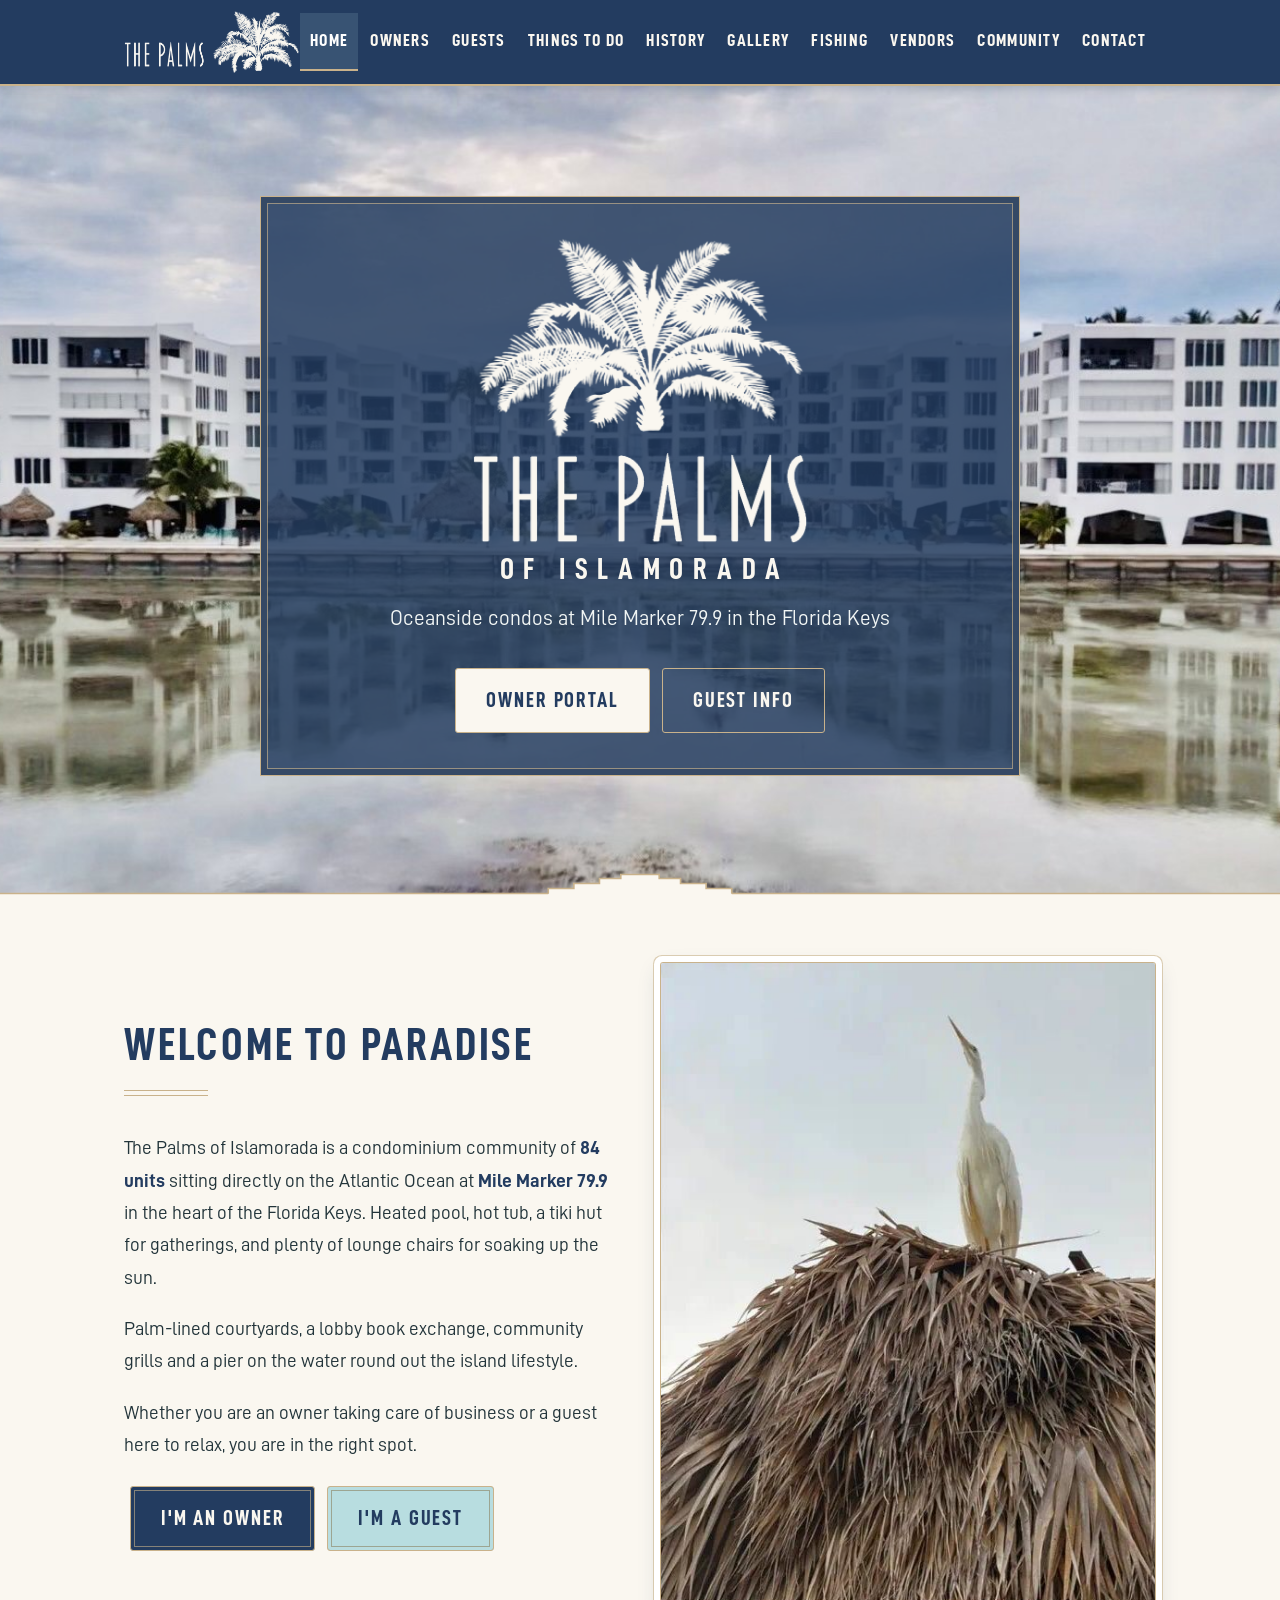
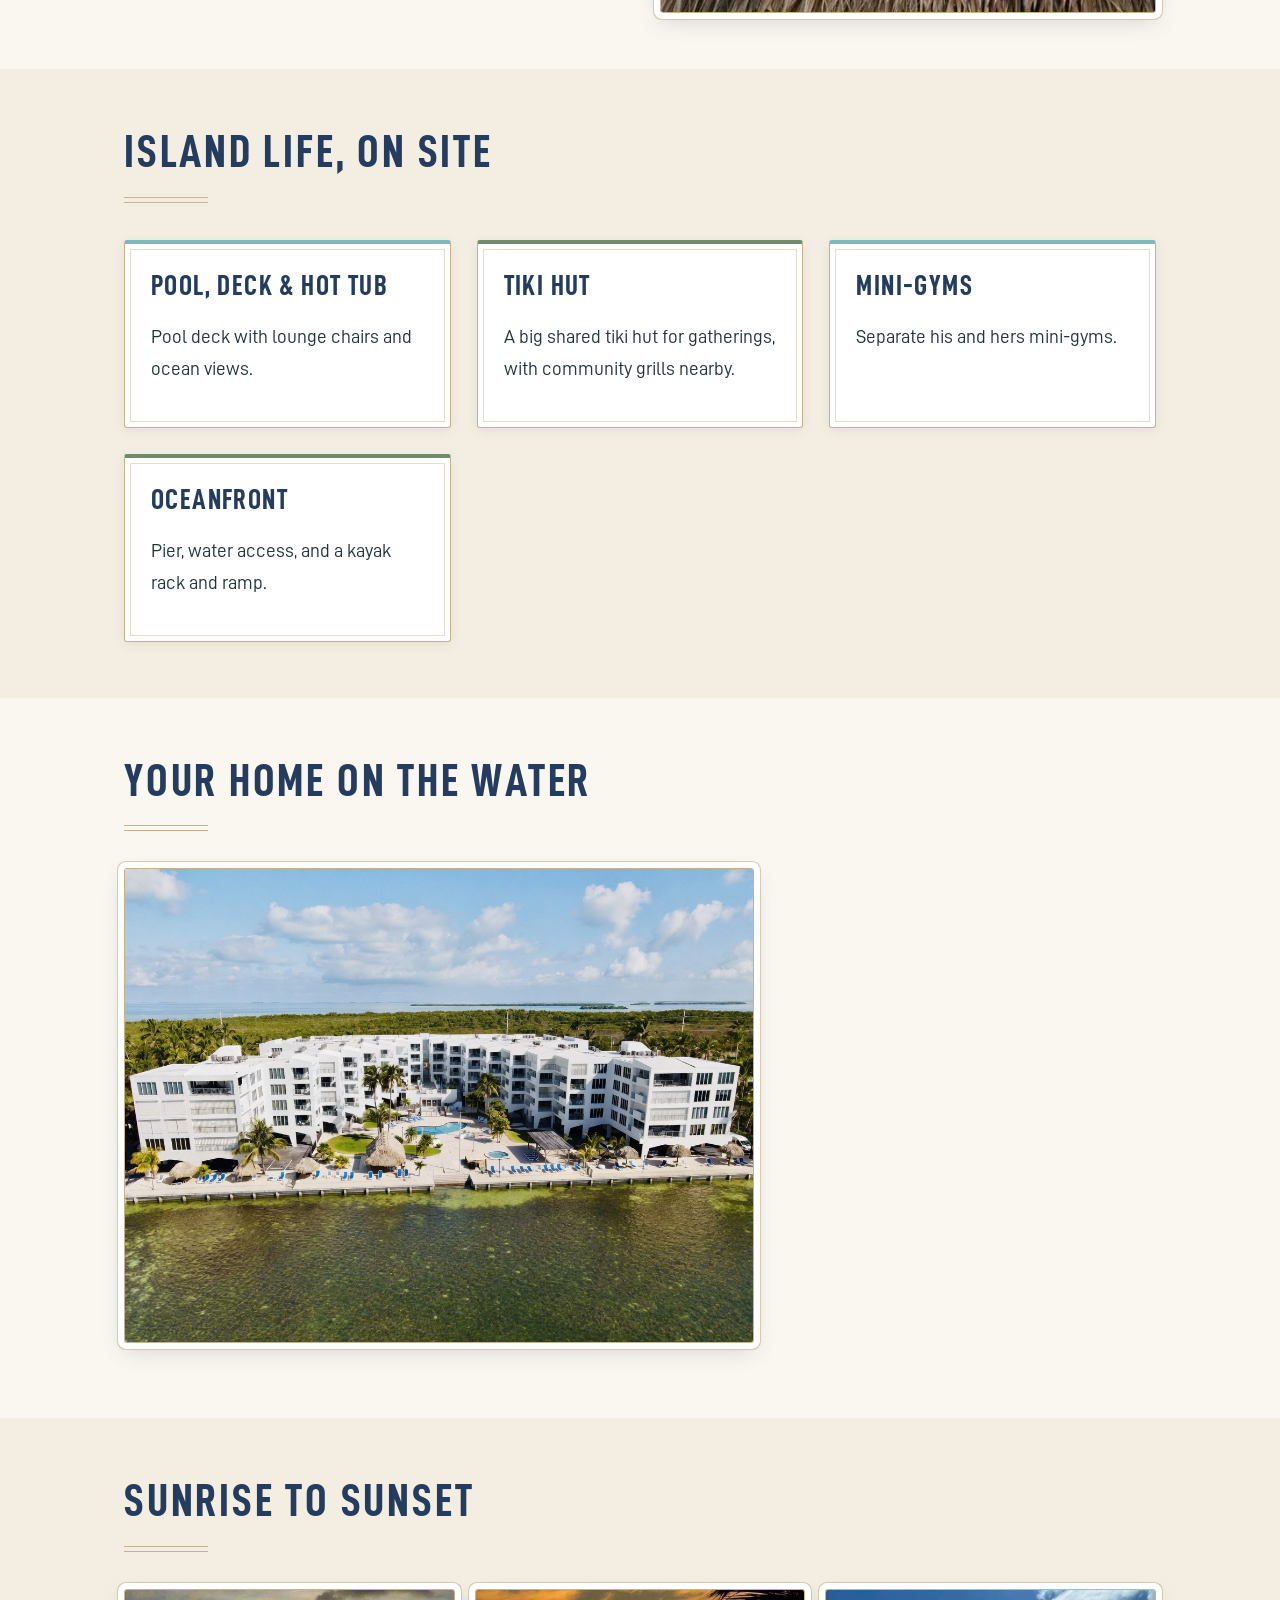
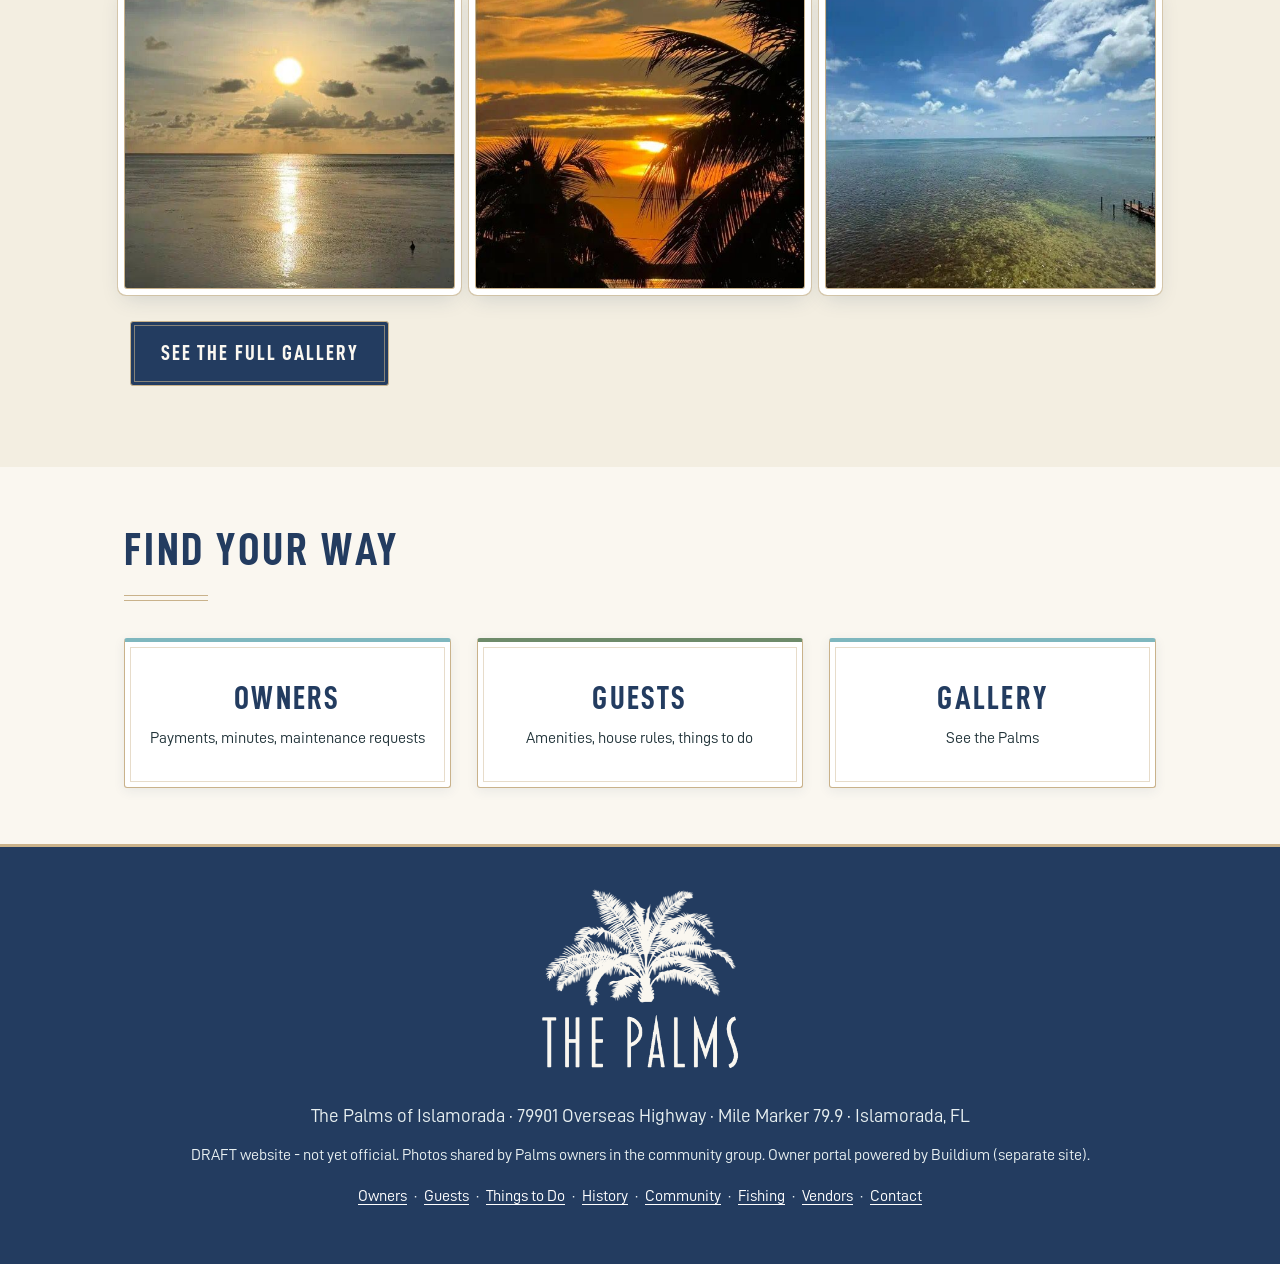
<file: index.html>
<!DOCTYPE html>
<html lang="en"><head>
<meta name="robots" content="noindex,nofollow"><meta charset="utf-8"><meta name="viewport" content="width=device-width,initial-scale=1">
<title>Home | The Palms of Islamorada</title>
<meta name="description" content="The Palms of Islamorada - oceanside condominium community at Mile Marker 79.9, Islamorada, Florida Keys. Owner and guest information.">
<meta name="theme-color" content="#233C60"><link rel="icon" href="images/web/favicon.ico" sizes="any"><link rel="icon" type="image/png" sizes="32x32" href="images/web/favicon-32.png"><link rel="apple-touch-icon" href="images/web/apple-touch-icon.png"><link rel="preload" href="fonts/D-DINCondensed-Bold.woff2" as="font" type="font/woff2" crossorigin><link rel="preload" href="fonts/D-DIN.woff2" as="font" type="font/woff2" crossorigin><link rel="stylesheet" href="style.css"></head><body>
<a class="skip" href="#main">Skip to content</a>
<header class="site"><div class="wrap"><a class="brand" href="index.html"><img src="images/web/palms-logo-horizontal-light.png" width="206" height="64" alt="The Palms of Islamorada logo"></a>
<button class="menu-btn" aria-label="Menu" aria-expanded="false" id="menubtn">Menu</button>
<nav id="nav"><ul><li><a href="index.html" aria-current="page">Home</a></li><li><a href="owners.html">Owners</a></li><li><a href="guests.html">Guests</a></li><li><a href="todo.html">Things to Do</a></li><li><a href="history.html">History</a></li><li><a href="gallery.html">Gallery</a></li><li><a href="fishing.html">Fishing</a></li><li><a href="vendors.html">Vendors</a></li><li><a href="community.html">Community</a></li><li><a href="contact.html">Contact</a></li></ul></nav></div></header>
<div class="hero home"><div class="hero-card"><h1 class="logo-h1"><img class="logo-lockup" src="images/web/palms-logo-light.png" width="340" height="311" alt="The Palms of Islamorada logo"><span class="ofisl" aria-hidden="true">of Islamorada</span></h1><p>Oceanside condos at Mile Marker 79.9 in the Florida Keys</p><a class="btn" href="owners.html">Owner Portal</a><a class="btn alt" href="guests.html">Guest Info</a></div><svg class="deco-divider" viewBox="0 0 1200 40" preserveAspectRatio="none" aria-hidden="true"><path d="M0 40V27H514V22H538V17H562V12H582V8H618V12H638V17H662V22H686V27H1200V40Z" fill="#FAF7F0"/><path d="M0 26.5H514M686 26.5H1200" stroke="#C9B28B" stroke-width="1.5" fill="none"/><path d="M514 26.5V21.5H538V16.5H562V11.5H582V7.5H618V11.5H638V16.5H662V21.5H686V26.5" stroke="#C9B28B" stroke-width="1.5" fill="none"/></svg></div>
<main id="main">
<section><div class="wrap two"><div><h2>Welcome to paradise</h2>
<p>The Palms of Islamorada is a condominium community of <strong>84 units</strong> sitting directly on the Atlantic Ocean at <strong>Mile Marker 79.9</strong> in the heart of the Florida Keys. Heated pool, hot tub, a tiki hut for gatherings, and plenty of lounge chairs for soaking up the sun.</p>
<p>Palm-lined courtyards, a lobby book exchange, community grills and a pier on the water round out the island lifestyle.</p>
<p>Whether you are an owner taking care of business or a guest here to relax, you are in the right spot.</p>
<a class="btn" href="owners.html">I'm an Owner</a><a class="btn alt" href="guests.html">I'm a Guest</a></div>
<img class="photo" src="images/web/tiki-hut-roof-heron.jpg" alt="A white heron perched on the thatched roof of the tiki hut at The Palms" loading="lazy"></div></section>
<section class="alt"><div class="wrap"><h2>Island life, on site</h2><div class="grid">
<div class="card"><h3>Pool, deck &amp; hot tub</h3><p>Pool deck with lounge chairs and ocean views.</p></div>
<div class="card sage"><h3>Tiki hut</h3><p>A big shared tiki hut for gatherings, with community grills nearby.</p></div>
<div class="card"><h3>Mini-gyms</h3><p>Separate his and hers mini-gyms.</p></div>
<div class="card sage"><h3>Oceanfront</h3><p>Pier, water access, and a kayak rack and ramp.</p></div></div></div></section>
<section><div class="wrap"><h2>Your home on the water</h2><p><img class="photo" src="images/web/aerial-courtyard-waterfront.jpg" alt="Aerial view of The Palms white condo buildings around the courtyard, pool and tiki huts on the bay" loading="lazy" style="height:auto;max-height:520px"></p></div></section>
<section class="alt"><div class="wrap"><h2>Sunrise to sunset</h2><div class="strip">
<img class="photo" src="images/web/sunrise-ocean-reflection.jpg" alt="Sun rising over the ocean with a golden reflection on the water" loading="lazy">
<img class="photo" src="images/web/sunset-palms-ocean.jpg" alt="Palm trees silhouetted against an orange sunset over the ocean" loading="lazy">
<img class="photo" src="images/web/ocean-pier-turquoise-water.jpg" alt="Clear turquoise water beside the wooden pier at The Palms" loading="lazy"></div>
<p><a class="btn" href="gallery.html">See the full gallery</a></p></div></section>
<section><div class="wrap"><h2>Find your way</h2><div class="grid">
<a class="bigbtn" href="owners.html">Owners<small>Payments, minutes, maintenance requests</small></a>
<a class="bigbtn sage" href="guests.html">Guests<small>Amenities, house rules, things to do</small></a>
<a class="bigbtn" href="gallery.html">Gallery<small>See the Palms</small></a></div></div></section></main>
<footer><a class="footer-logo" href="index.html"><img src="images/web/palms-logo-light.png" width="200" height="183" alt="The Palms of Islamorada logo"></a><p>The Palms of Islamorada · 79901 Overseas Highway · Mile Marker 79.9 · Islamorada, FL</p>
<p class="small">DRAFT website - not yet official. Photos shared by Palms owners in the community group. Owner portal powered by Buildium (separate site).</p>
<p class="small"><a href="owners.html">Owners</a> · <a href="guests.html">Guests</a> · <a href="todo.html">Things to Do</a> · <a href="history.html">History</a> · <a href="community.html">Community</a> · <a href="fishing.html">Fishing</a> · <a href="vendors.html">Vendors</a> · <a href="contact.html">Contact</a></p></footer>
<script src="site.js"></script></body></html>
</file>
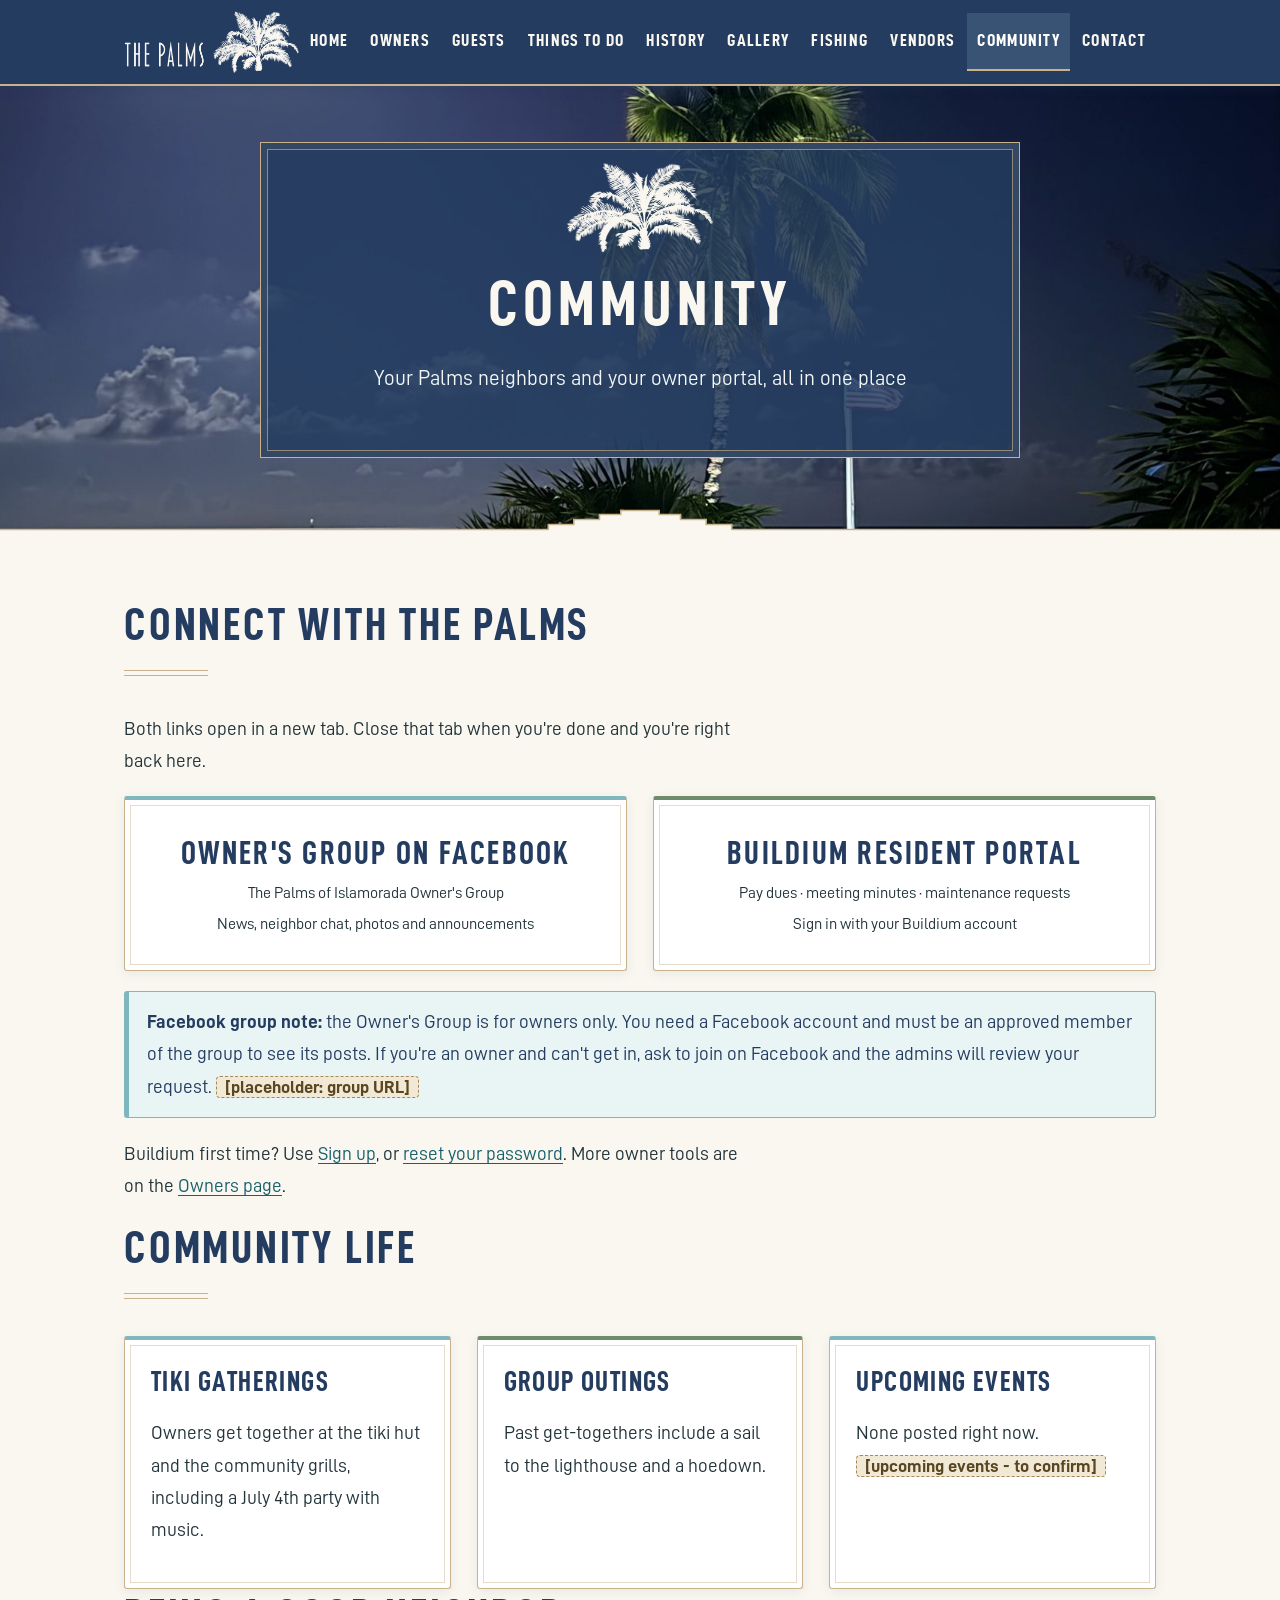
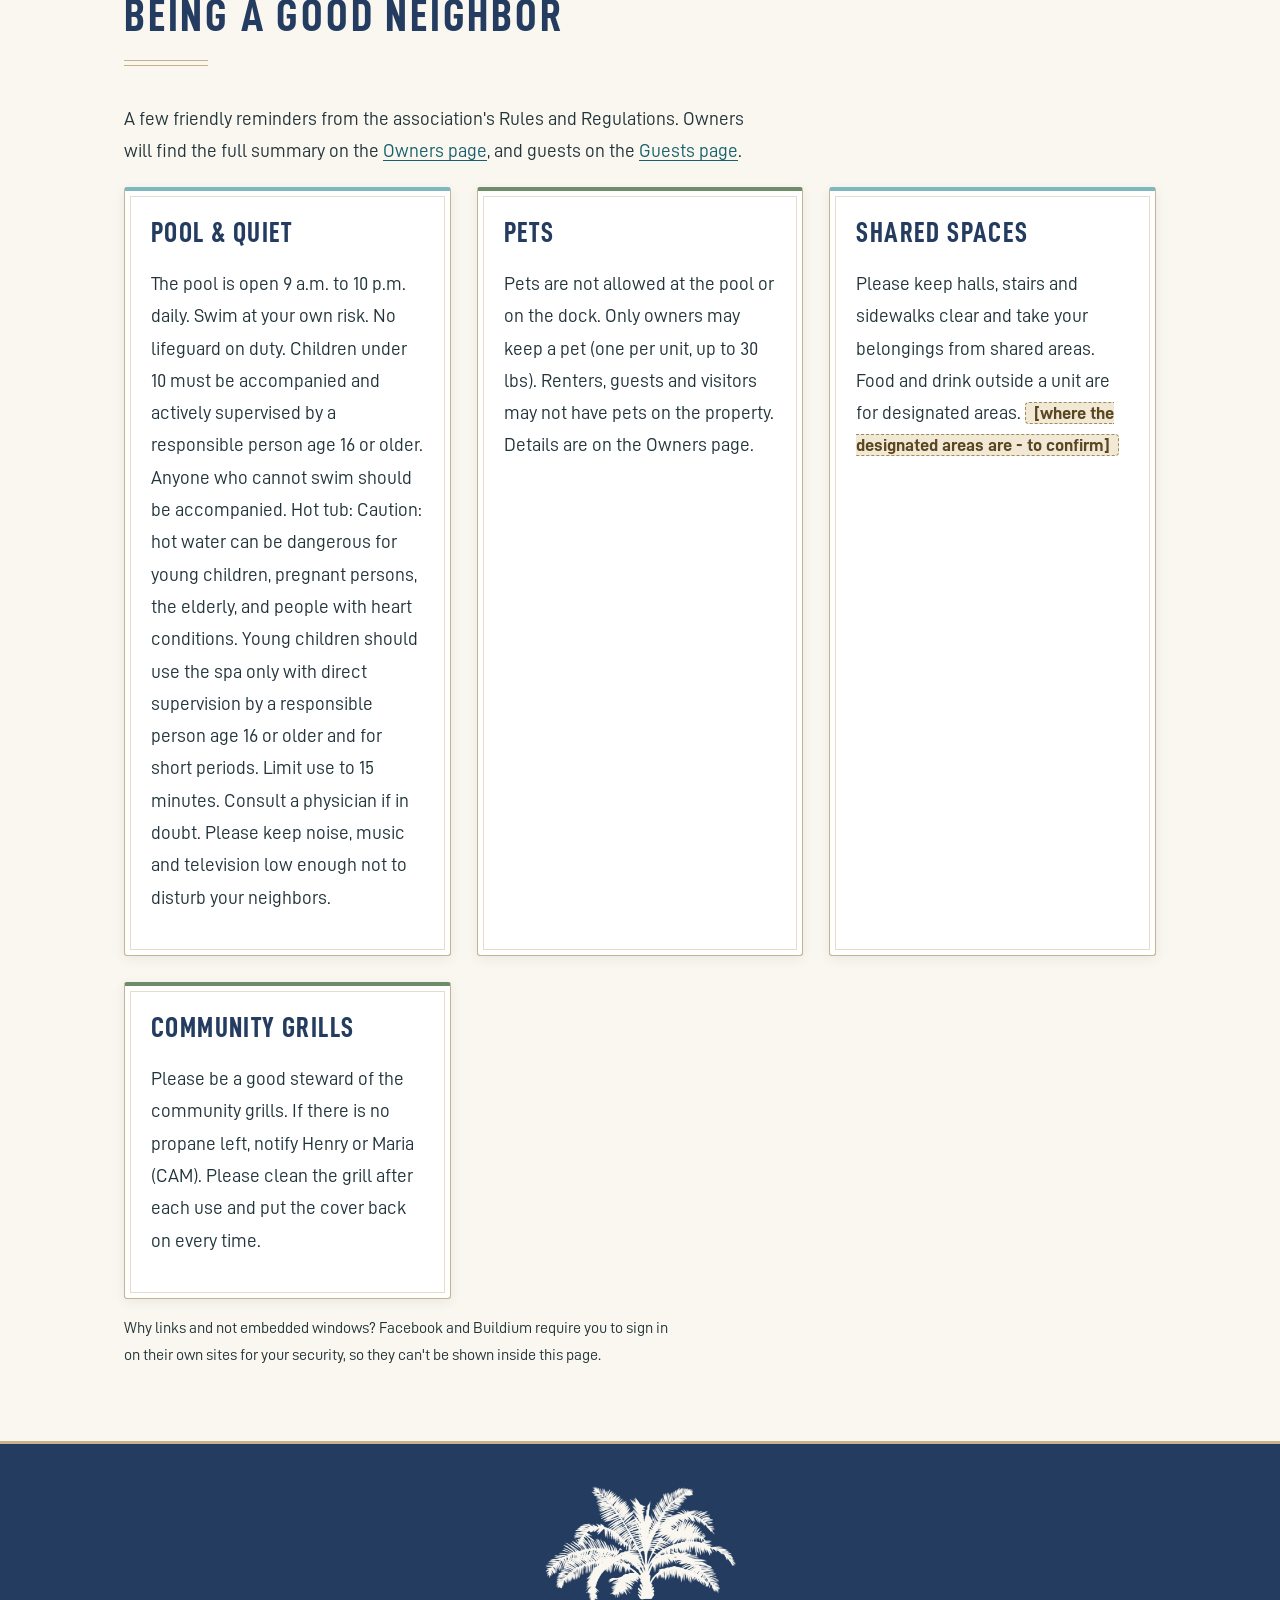
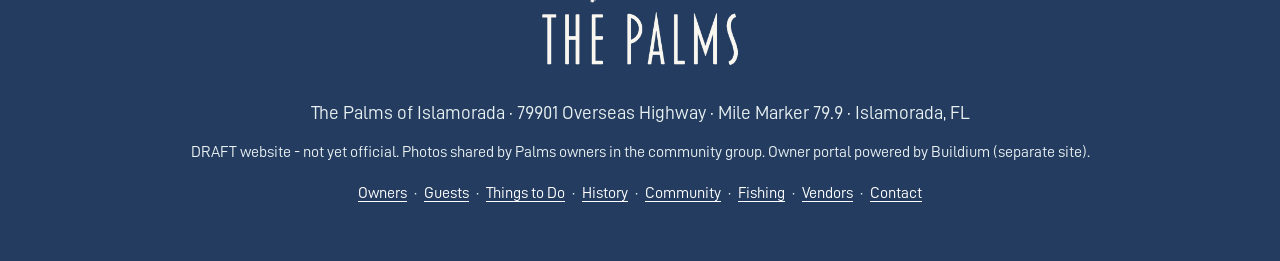
<file: community.html>
<!DOCTYPE html>
<html lang="en"><head>
<meta name="robots" content="noindex,nofollow"><meta charset="utf-8"><meta name="viewport" content="width=device-width,initial-scale=1">
<title>Community | The Palms of Islamorada</title>
<meta name="description" content="The Palms of Islamorada - oceanside condominium community at Mile Marker 79.9, Islamorada, Florida Keys. Owner community links: Facebook group and Buildium portal.">
<meta name="theme-color" content="#233C60"><link rel="icon" href="images/web/favicon.ico" sizes="any"><link rel="icon" type="image/png" sizes="32x32" href="images/web/favicon-32.png"><link rel="apple-touch-icon" href="images/web/apple-touch-icon.png"><link rel="preload" href="fonts/D-DINCondensed-Bold.woff2" as="font" type="font/woff2" crossorigin><link rel="preload" href="fonts/D-DIN.woff2" as="font" type="font/woff2" crossorigin><link rel="stylesheet" href="style.css"></head><body>
<a class="skip" href="#main">Skip to content</a>
<header class="site"><div class="wrap"><a class="brand" href="index.html"><img src="images/web/palms-logo-horizontal-light.png" width="206" height="64" alt="The Palms of Islamorada logo"></a>
<button class="menu-btn" aria-label="Menu" aria-expanded="false" id="menubtn">Menu</button>
<nav id="nav"><ul><li><a href="index.html">Home</a></li><li><a href="owners.html">Owners</a></li><li><a href="guests.html">Guests</a></li><li><a href="todo.html">Things to Do</a></li><li><a href="history.html">History</a></li><li><a href="gallery.html">Gallery</a></li><li><a href="fishing.html">Fishing</a></li><li><a href="vendors.html">Vendors</a></li><li><a href="community.html" aria-current="page">Community</a></li><li><a href="contact.html">Contact</a></li></ul></nav></div></header>
<div class="hero small" style="--hero:url('images/web/moonlit-courtyard.jpg');--hero-pos:center 35%"><div class="hero-card"><h1>Community</h1><p>Your Palms neighbors and your owner portal, all in one place</p></div><svg class="deco-divider" viewBox="0 0 1200 40" preserveAspectRatio="none" aria-hidden="true"><path d="M0 40V27H514V22H538V17H562V12H582V8H618V12H638V17H662V22H686V27H1200V40Z" fill="#FAF7F0"/><path d="M0 26.5H514M686 26.5H1200" stroke="#C9B28B" stroke-width="1.5" fill="none"/><path d="M514 26.5V21.5H538V16.5H562V11.5H582V7.5H618V11.5H638V16.5H662V21.5H686V26.5" stroke="#C9B28B" stroke-width="1.5" fill="none"/></svg></div>
<main id="main">
<section><div class="wrap"><h2>Connect with The Palms</h2>
<p>Both links open in a new tab. Close that tab when you're done and you're right back here.</p>
<div class="grid">
<a class="bigbtn" href="https://www.facebook.com/search/groups/?q=The%20Palms%20of%20Islamorada%20Owner%27s%20Group" target="_blank" rel="noopener">Owner's Group on Facebook<small>The Palms of Islamorada Owner's Group</small><small>News, neighbor chat, photos and announcements</small></a>
<a class="bigbtn sage" href="https://mariaatthepalms.managebuilding.com/Resident/portal/" target="_blank" rel="noopener">Buildium Resident Portal<small>Pay dues · meeting minutes · maintenance requests</small><small>Sign in with your Buildium account</small></a></div>
<div class="notice"><strong>Facebook group note:</strong> the Owner's Group is for owners only. You need a Facebook account and must be an approved member of the group to see its posts. If you're an owner and can't get in, ask to join on Facebook and the admins will review your request. <span class="ph">[placeholder: group URL]</span></div>
<p>Buildium first time? Use <a href="https://mariaatthepalms.managebuilding.com/Resident/portal/login/create-account" target="_blank" rel="noopener">Sign up</a>, or <a href="https://mariaatthepalms.managebuilding.com/Resident/portal/login/forgot-password" target="_blank" rel="noopener">reset your password</a>. More owner tools are on the <a href="owners.html">Owners page</a>.</p>
<h2>Community life</h2><div class="grid"><div class="card"><h3>Tiki gatherings</h3><p>Owners get together at the tiki hut and the community grills, including a July 4th party with music.</p></div><div class="card sage"><h3>Group outings</h3><p>Past get-togethers include a sail to the lighthouse and a hoedown.</p></div><div class="card"><h3>Upcoming events</h3><p>None posted right now. <span class="ph">[upcoming events - to confirm]</span></p></div></div>
<h2>Being a good neighbor</h2><p>A few friendly reminders from the association's Rules and Regulations. Owners will find the full summary on the <a href="owners.html#owner-rules">Owners page</a>, and guests on the <a href="guests.html#house-rules">Guests page</a>.</p>
<div class="grid"><div class="card"><h3>Pool &amp; quiet</h3><p>The pool is open 9 a.m. to 10 p.m. daily. Swim at your own risk. No lifeguard on duty. Children under 10 must be accompanied and actively supervised by a responsible person age 16 or older. Anyone who cannot swim should be accompanied. Hot tub: Caution: hot water can be dangerous for young children, pregnant persons, the elderly, and people with heart conditions. Young children should use the spa only with direct supervision by a responsible person age 16 or older and for short periods. Limit use to 15 minutes. Consult a physician if in doubt. Please keep noise, music and television low enough not to disturb your neighbors.</p></div>
<div class="card sage"><h3>Pets</h3><p>Pets are not allowed at the pool or on the dock. Only owners may keep a pet (one per unit, up to 30 lbs). Renters, guests and visitors may not have pets on the property. Details are on the Owners page.</p></div>
<div class="card"><h3>Shared spaces</h3><p>Please keep halls, stairs and sidewalks clear and take your belongings from shared areas. Food and drink outside a unit are for designated areas. <span class="ph">[where the designated areas are - to confirm]</span></p></div>
<div class="card sage"><h3>Community grills</h3><p>Please be a good steward of the community grills. If there is no propane left, notify Henry or Maria (CAM). Please clean the grill after each use and put the cover back on every time.</p></div></div>
<p class="small">Why links and not embedded windows? Facebook and Buildium require you to sign in on their own sites for your security, so they can't be shown inside this page.</p>
</div></section></main>
<footer><a class="footer-logo" href="index.html"><img src="images/web/palms-logo-light.png" width="200" height="183" alt="The Palms of Islamorada logo"></a><p>The Palms of Islamorada · 79901 Overseas Highway · Mile Marker 79.9 · Islamorada, FL</p>
<p class="small">DRAFT website - not yet official. Photos shared by Palms owners in the community group. Owner portal powered by Buildium (separate site).</p>
<p class="small"><a href="owners.html">Owners</a> · <a href="guests.html">Guests</a> · <a href="todo.html">Things to Do</a> · <a href="history.html">History</a> · <a href="community.html">Community</a> · <a href="fishing.html">Fishing</a> · <a href="vendors.html">Vendors</a> · <a href="contact.html">Contact</a></p></footer>
<script src="site.js"></script></body></html>
</file>
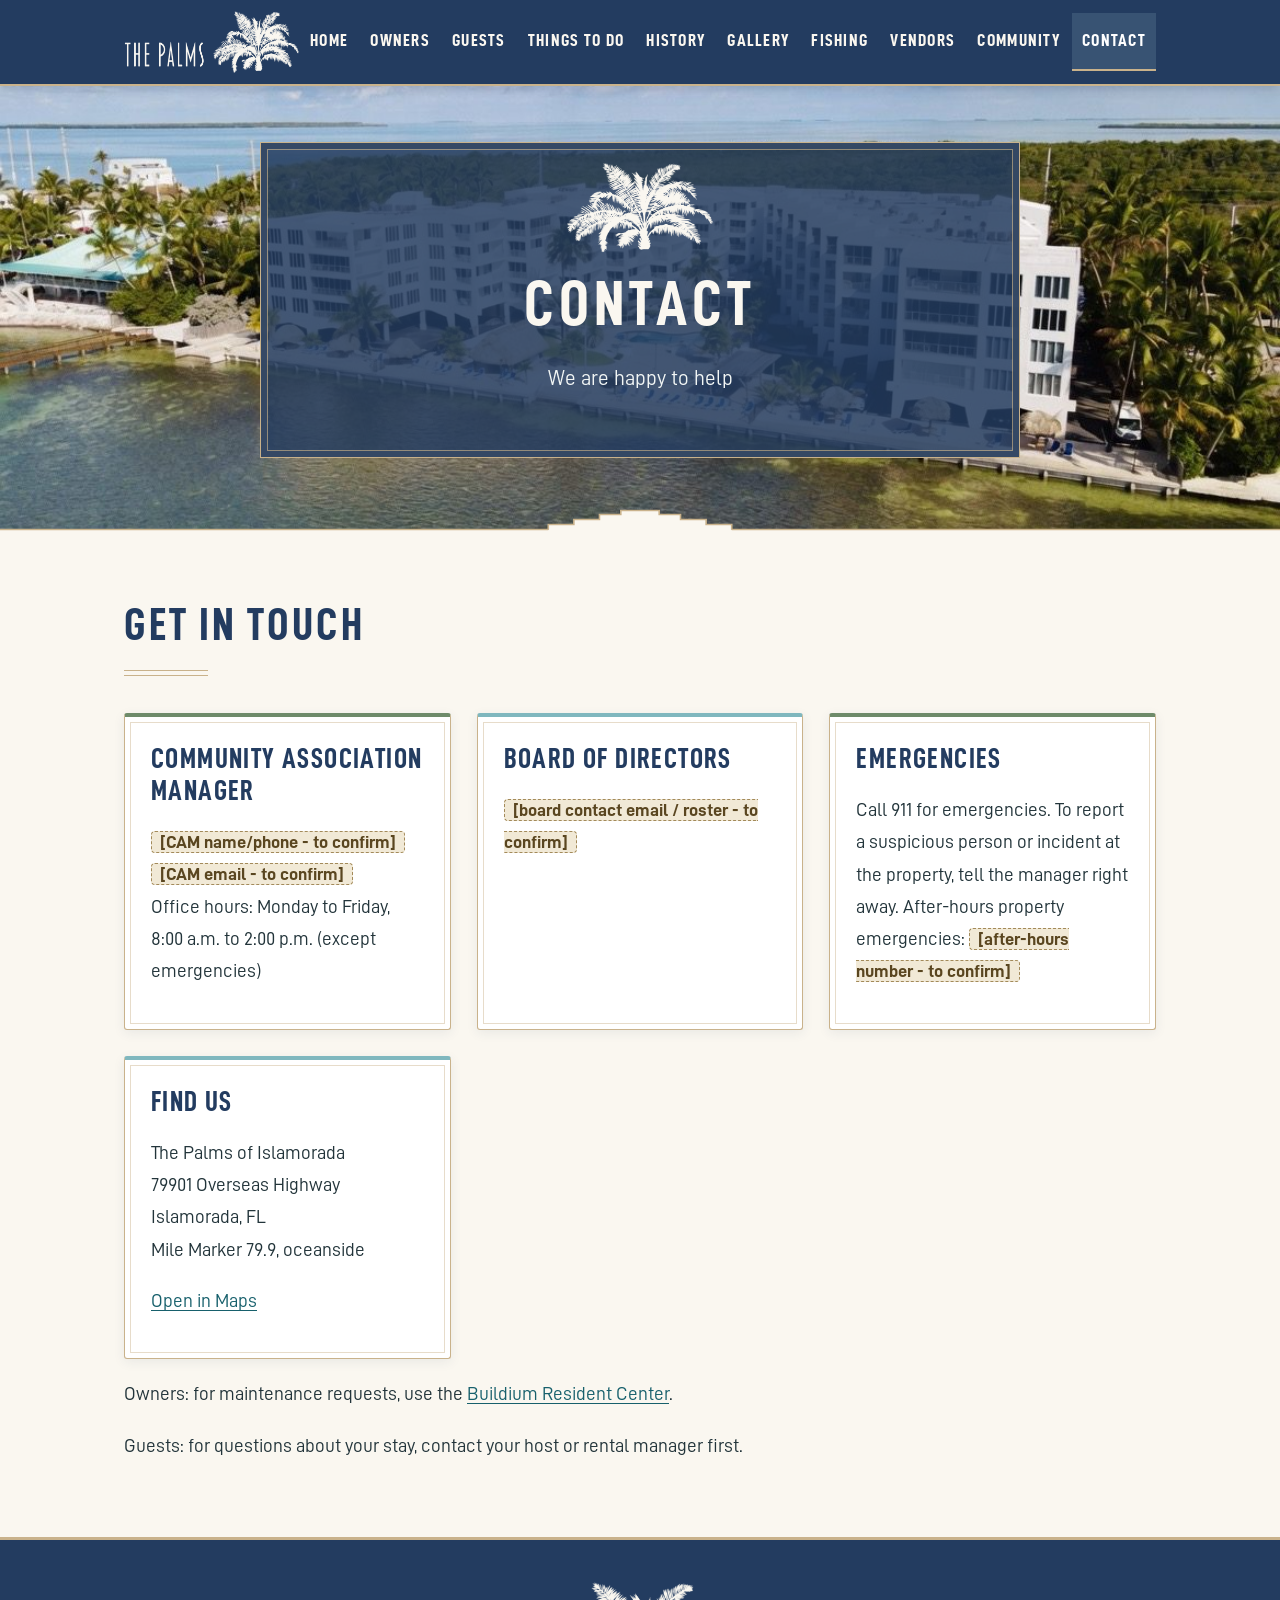
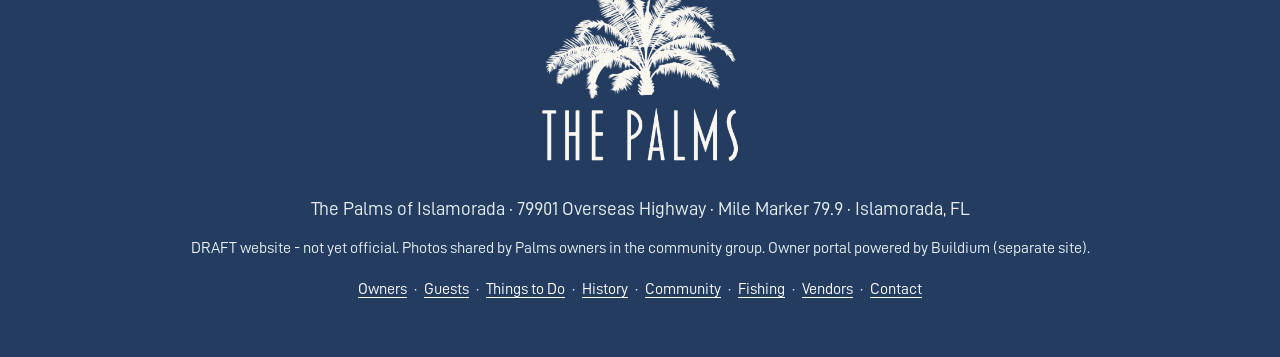
<file: contact.html>
<!DOCTYPE html>
<html lang="en"><head>
<meta name="robots" content="noindex,nofollow"><meta charset="utf-8"><meta name="viewport" content="width=device-width,initial-scale=1">
<title>Contact | The Palms of Islamorada</title>
<meta name="description" content="The Palms of Islamorada - oceanside condominium community at Mile Marker 79.9, Islamorada, Florida Keys. Owner and guest information.">
<meta name="theme-color" content="#233C60"><link rel="icon" href="images/web/favicon.ico" sizes="any"><link rel="icon" type="image/png" sizes="32x32" href="images/web/favicon-32.png"><link rel="apple-touch-icon" href="images/web/apple-touch-icon.png"><link rel="preload" href="fonts/D-DINCondensed-Bold.woff2" as="font" type="font/woff2" crossorigin><link rel="preload" href="fonts/D-DIN.woff2" as="font" type="font/woff2" crossorigin><link rel="stylesheet" href="style.css"></head><body>
<a class="skip" href="#main">Skip to content</a>
<header class="site"><div class="wrap"><a class="brand" href="index.html"><img src="images/web/palms-logo-horizontal-light.png" width="206" height="64" alt="The Palms of Islamorada logo"></a>
<button class="menu-btn" aria-label="Menu" aria-expanded="false" id="menubtn">Menu</button>
<nav id="nav"><ul><li><a href="index.html">Home</a></li><li><a href="owners.html">Owners</a></li><li><a href="guests.html">Guests</a></li><li><a href="todo.html">Things to Do</a></li><li><a href="history.html">History</a></li><li><a href="gallery.html">Gallery</a></li><li><a href="fishing.html">Fishing</a></li><li><a href="vendors.html">Vendors</a></li><li><a href="community.html">Community</a></li><li><a href="contact.html" aria-current="page">Contact</a></li></ul></nav></div></header>
<div class="hero small" style="--hero:url('images/web/aerial-bayside-building.jpg');--hero-pos:center 55%"><div class="hero-card"><h1>Contact</h1><p>We are happy to help</p></div><svg class="deco-divider" viewBox="0 0 1200 40" preserveAspectRatio="none" aria-hidden="true"><path d="M0 40V27H514V22H538V17H562V12H582V8H618V12H638V17H662V22H686V27H1200V40Z" fill="#FAF7F0"/><path d="M0 26.5H514M686 26.5H1200" stroke="#C9B28B" stroke-width="1.5" fill="none"/><path d="M514 26.5V21.5H538V16.5H562V11.5H582V7.5H618V11.5H638V16.5H662V21.5H686V26.5" stroke="#C9B28B" stroke-width="1.5" fill="none"/></svg></div>
<main id="main"><section><div class="wrap"><h2>Get in touch</h2><div class="grid">
<div class="card sage"><h3>Community Association Manager</h3><p><span class="ph">[CAM name/phone - to confirm]</span><br><span class="ph">[CAM email - to confirm]</span><br>Office hours: Monday to Friday, 8:00 a.m. to 2:00 p.m. (except emergencies)</p></div>
<div class="card"><h3>Board of Directors</h3><p><span class="ph">[board contact email / roster - to confirm]</span></p></div>
<div class="card sage"><h3>Emergencies</h3><p>Call 911 for emergencies. To report a suspicious person or incident at the property, tell the manager right away. After-hours property emergencies: <span class="ph">[after-hours number - to confirm]</span></p></div>
<div class="card"><h3>Find us</h3><p>The Palms of Islamorada<br>79901 Overseas Highway<br>Islamorada, FL<br>Mile Marker 79.9, oceanside</p>
<p><a href="https://www.google.com/maps/search/?api=1&amp;query=79901+Overseas+Highway+Islamorada+FL" target="_blank" rel="noopener">Open in Maps</a></p></div></div>
<p>Owners: for maintenance requests, use the <a href="https://mariaatthepalms.managebuilding.com/Resident/portal/" target="_blank" rel="noopener">Buildium Resident Center</a>.</p>
<p>Guests: for questions about your stay, contact your host or rental manager first.</p></div></section></main>
<footer><a class="footer-logo" href="index.html"><img src="images/web/palms-logo-light.png" width="200" height="183" alt="The Palms of Islamorada logo"></a><p>The Palms of Islamorada · 79901 Overseas Highway · Mile Marker 79.9 · Islamorada, FL</p>
<p class="small">DRAFT website - not yet official. Photos shared by Palms owners in the community group. Owner portal powered by Buildium (separate site).</p>
<p class="small"><a href="owners.html">Owners</a> · <a href="guests.html">Guests</a> · <a href="todo.html">Things to Do</a> · <a href="history.html">History</a> · <a href="community.html">Community</a> · <a href="fishing.html">Fishing</a> · <a href="vendors.html">Vendors</a> · <a href="contact.html">Contact</a></p></footer>
<script src="site.js"></script></body></html>
</file>
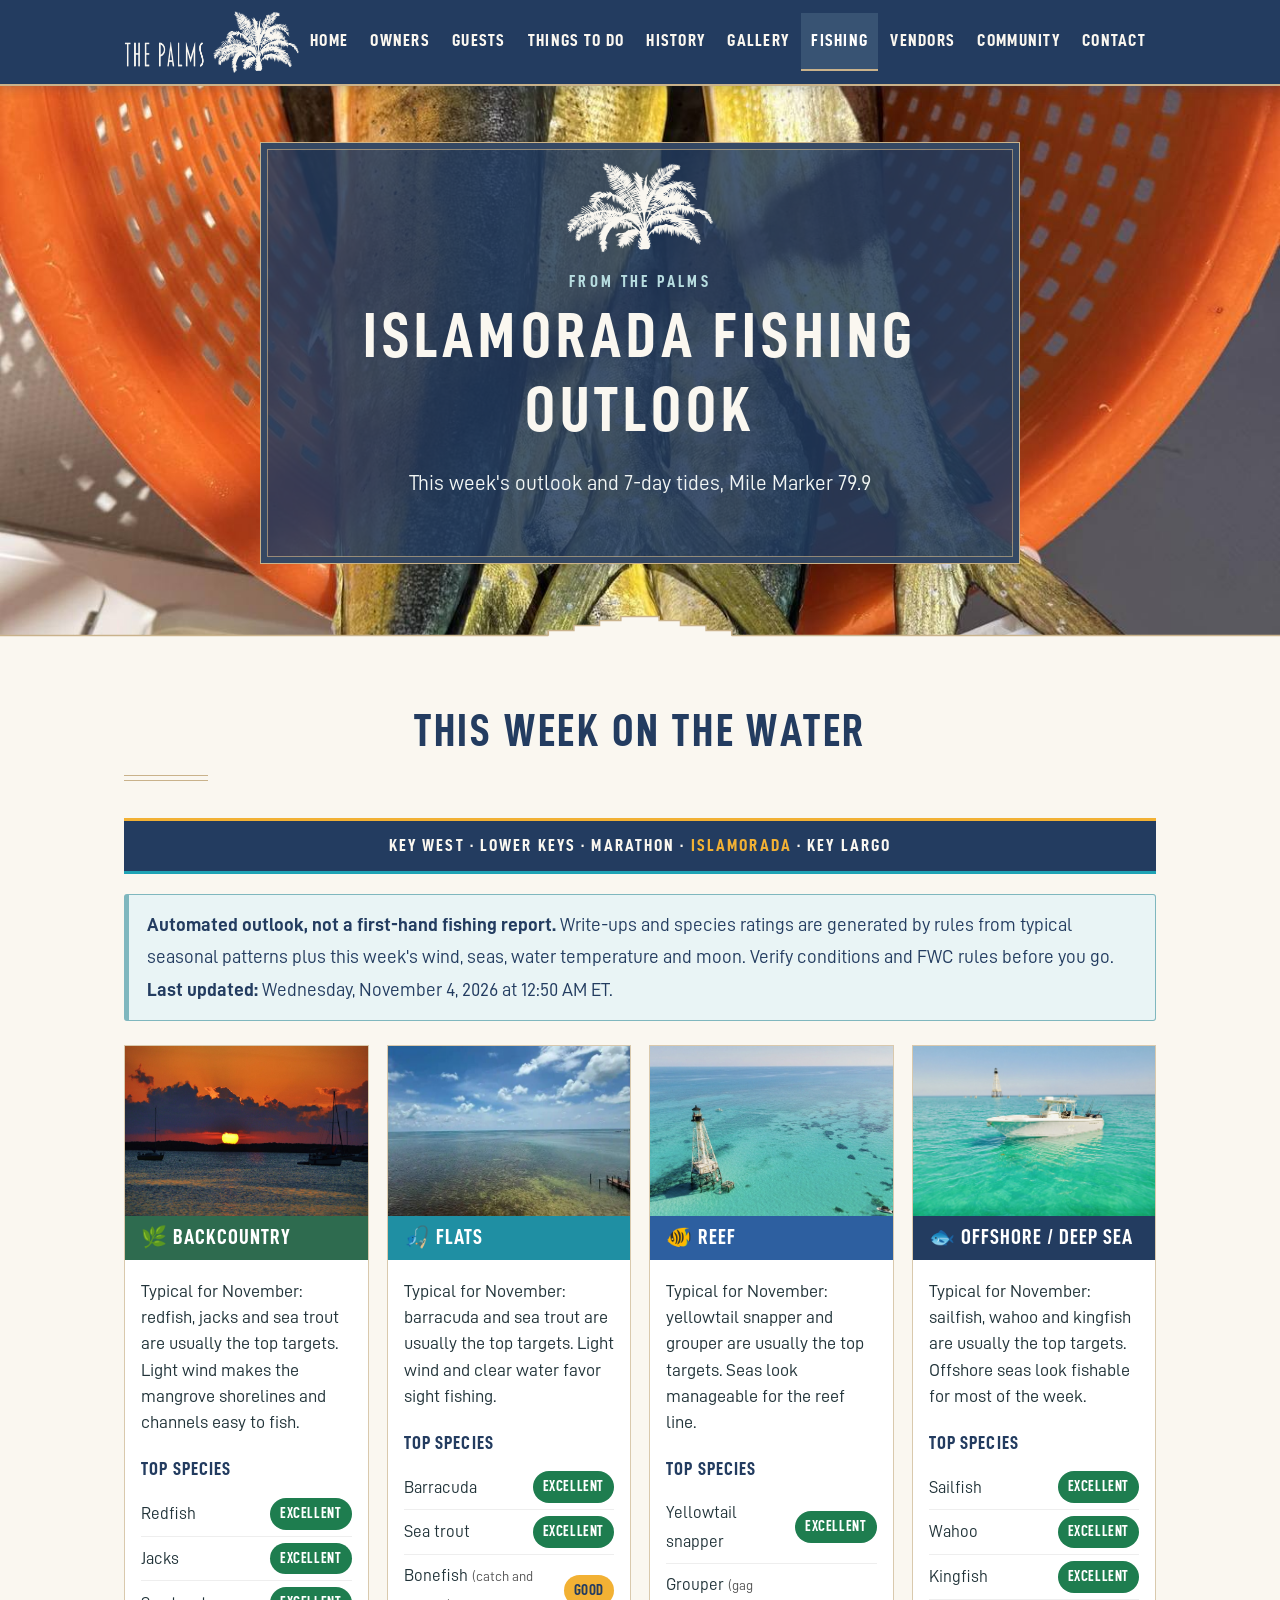
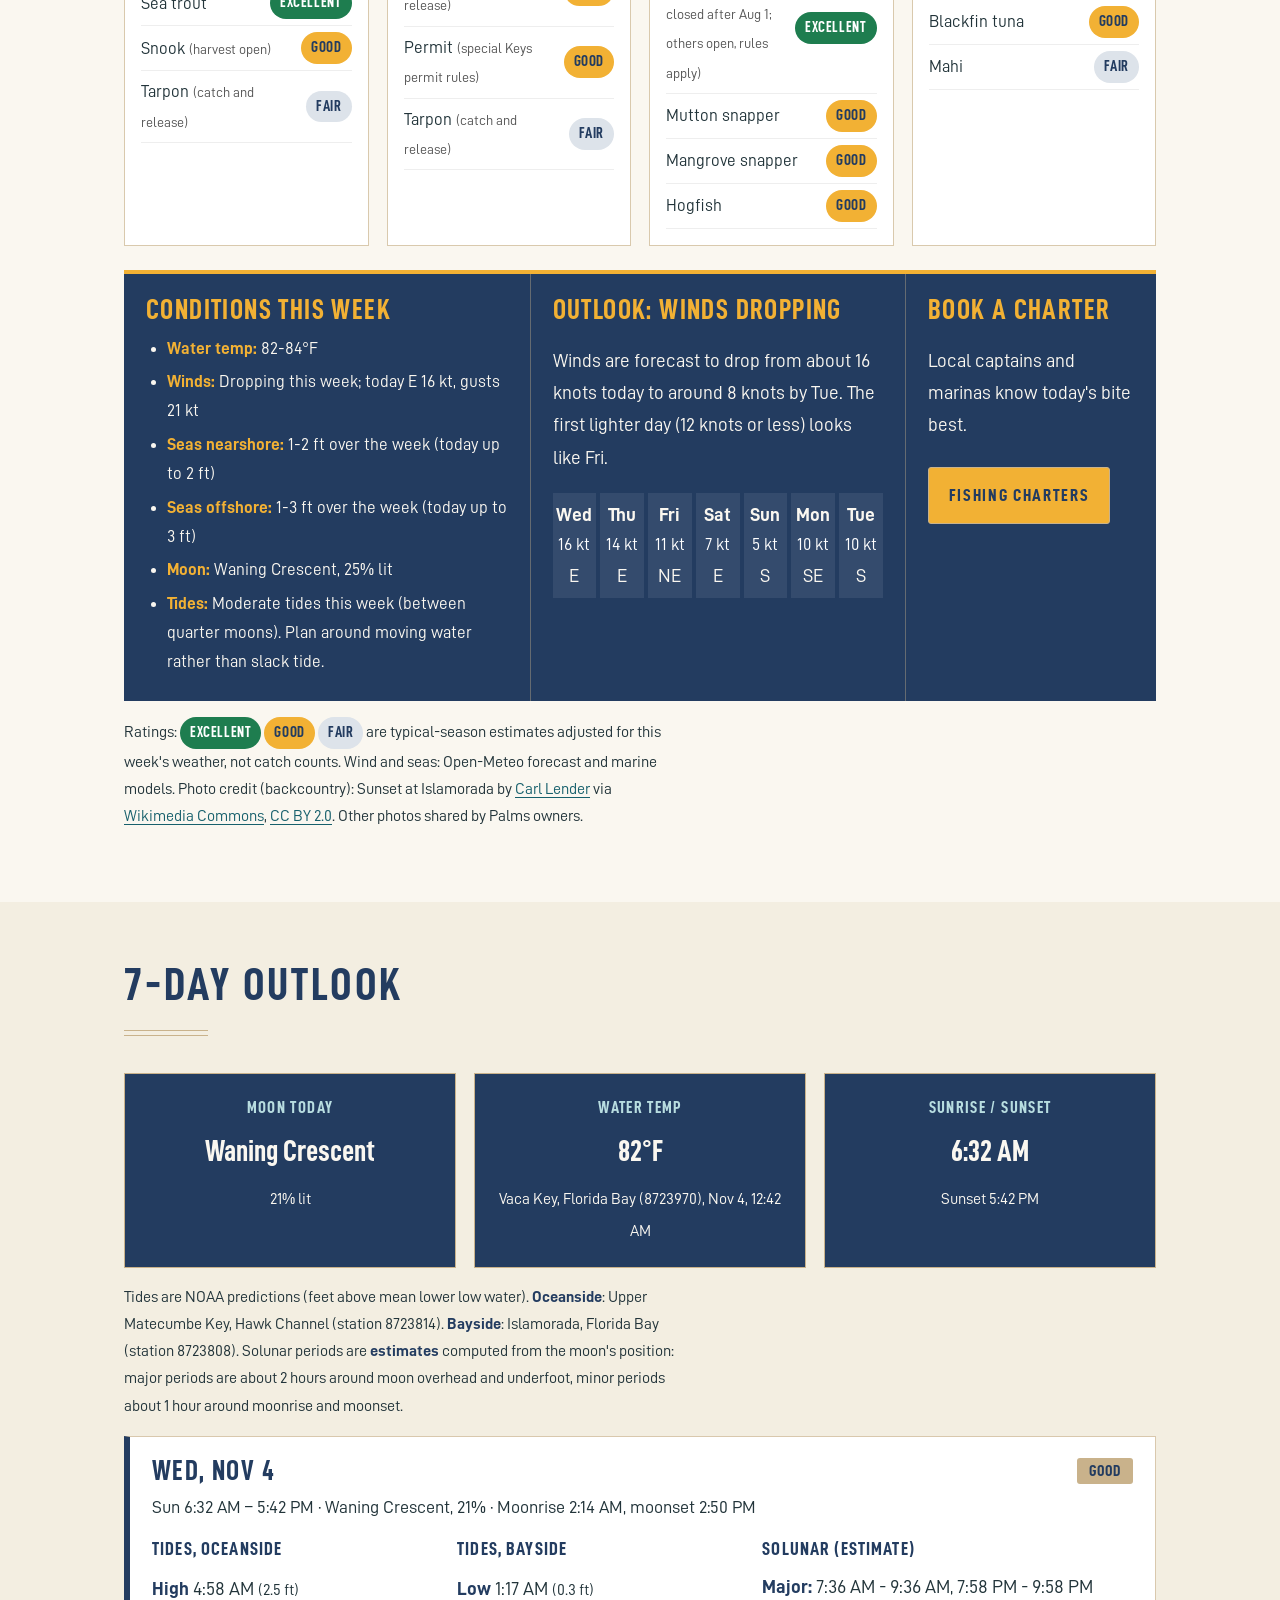
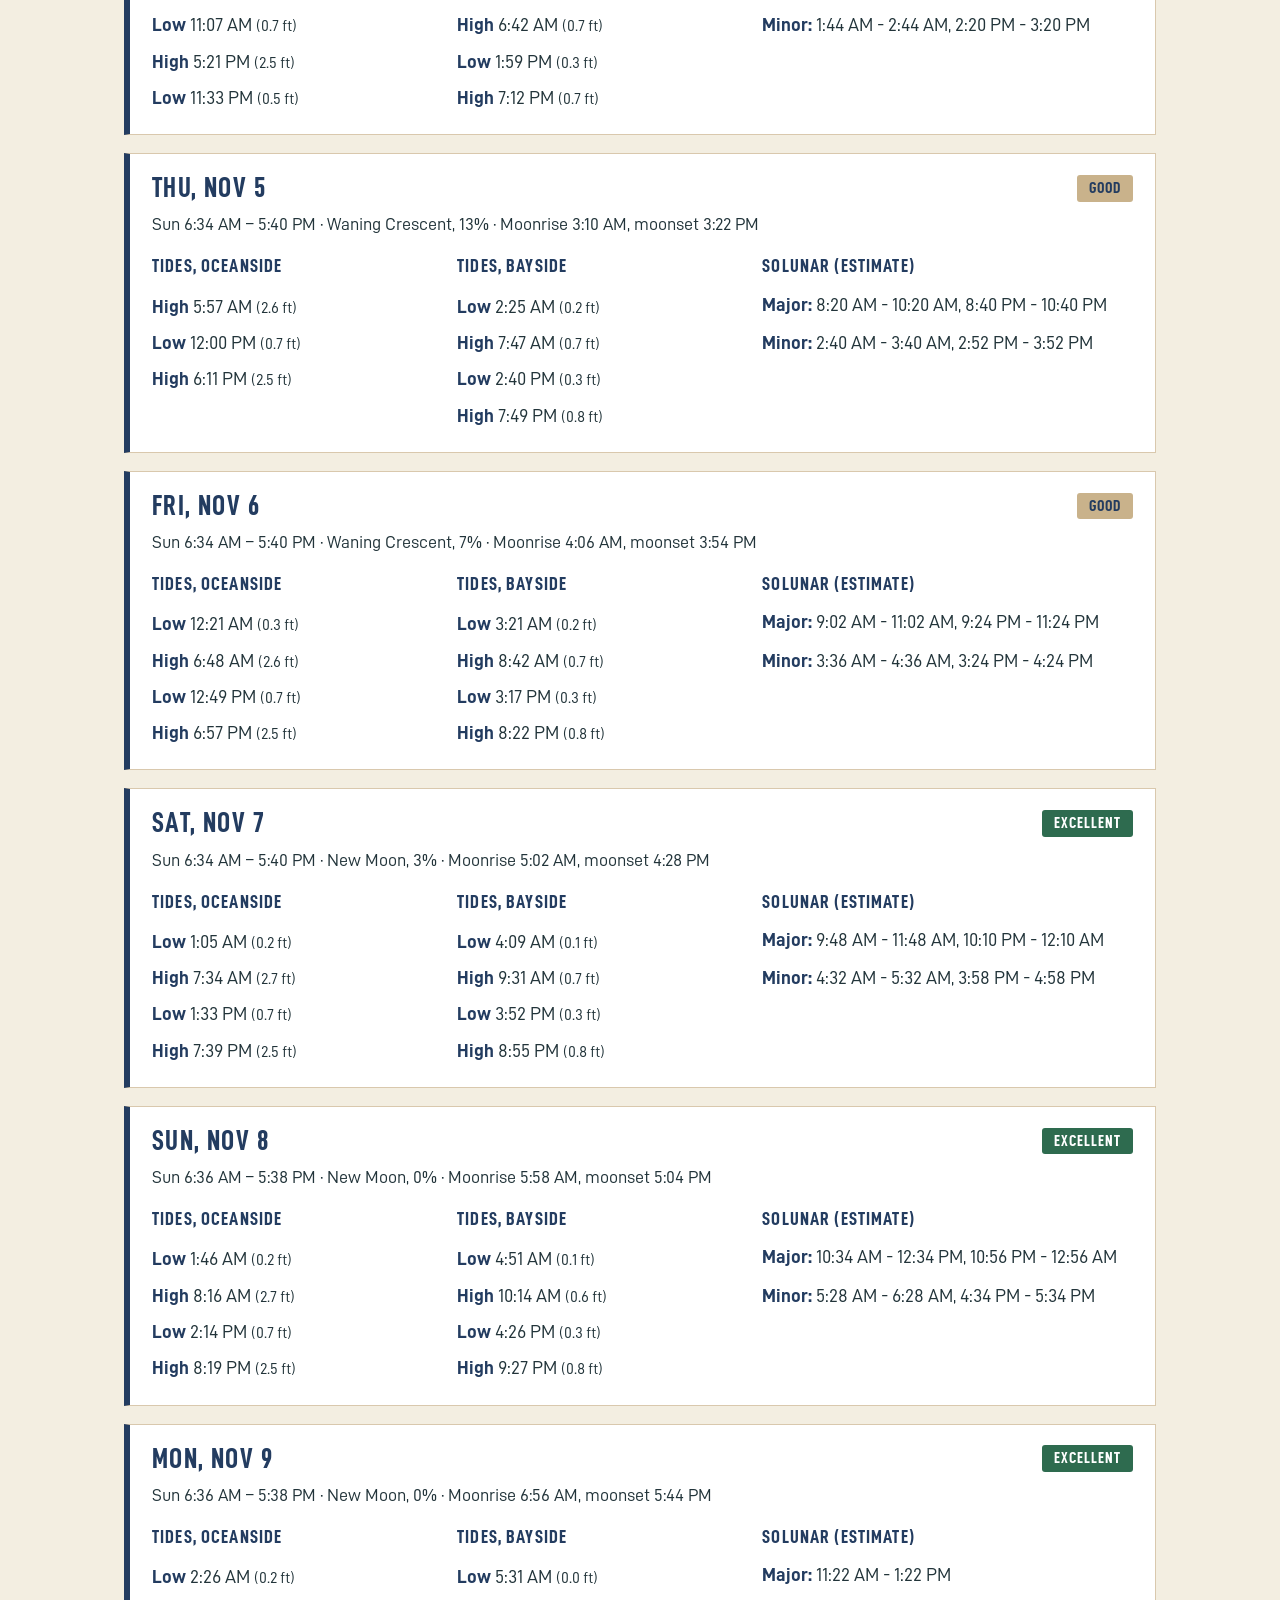
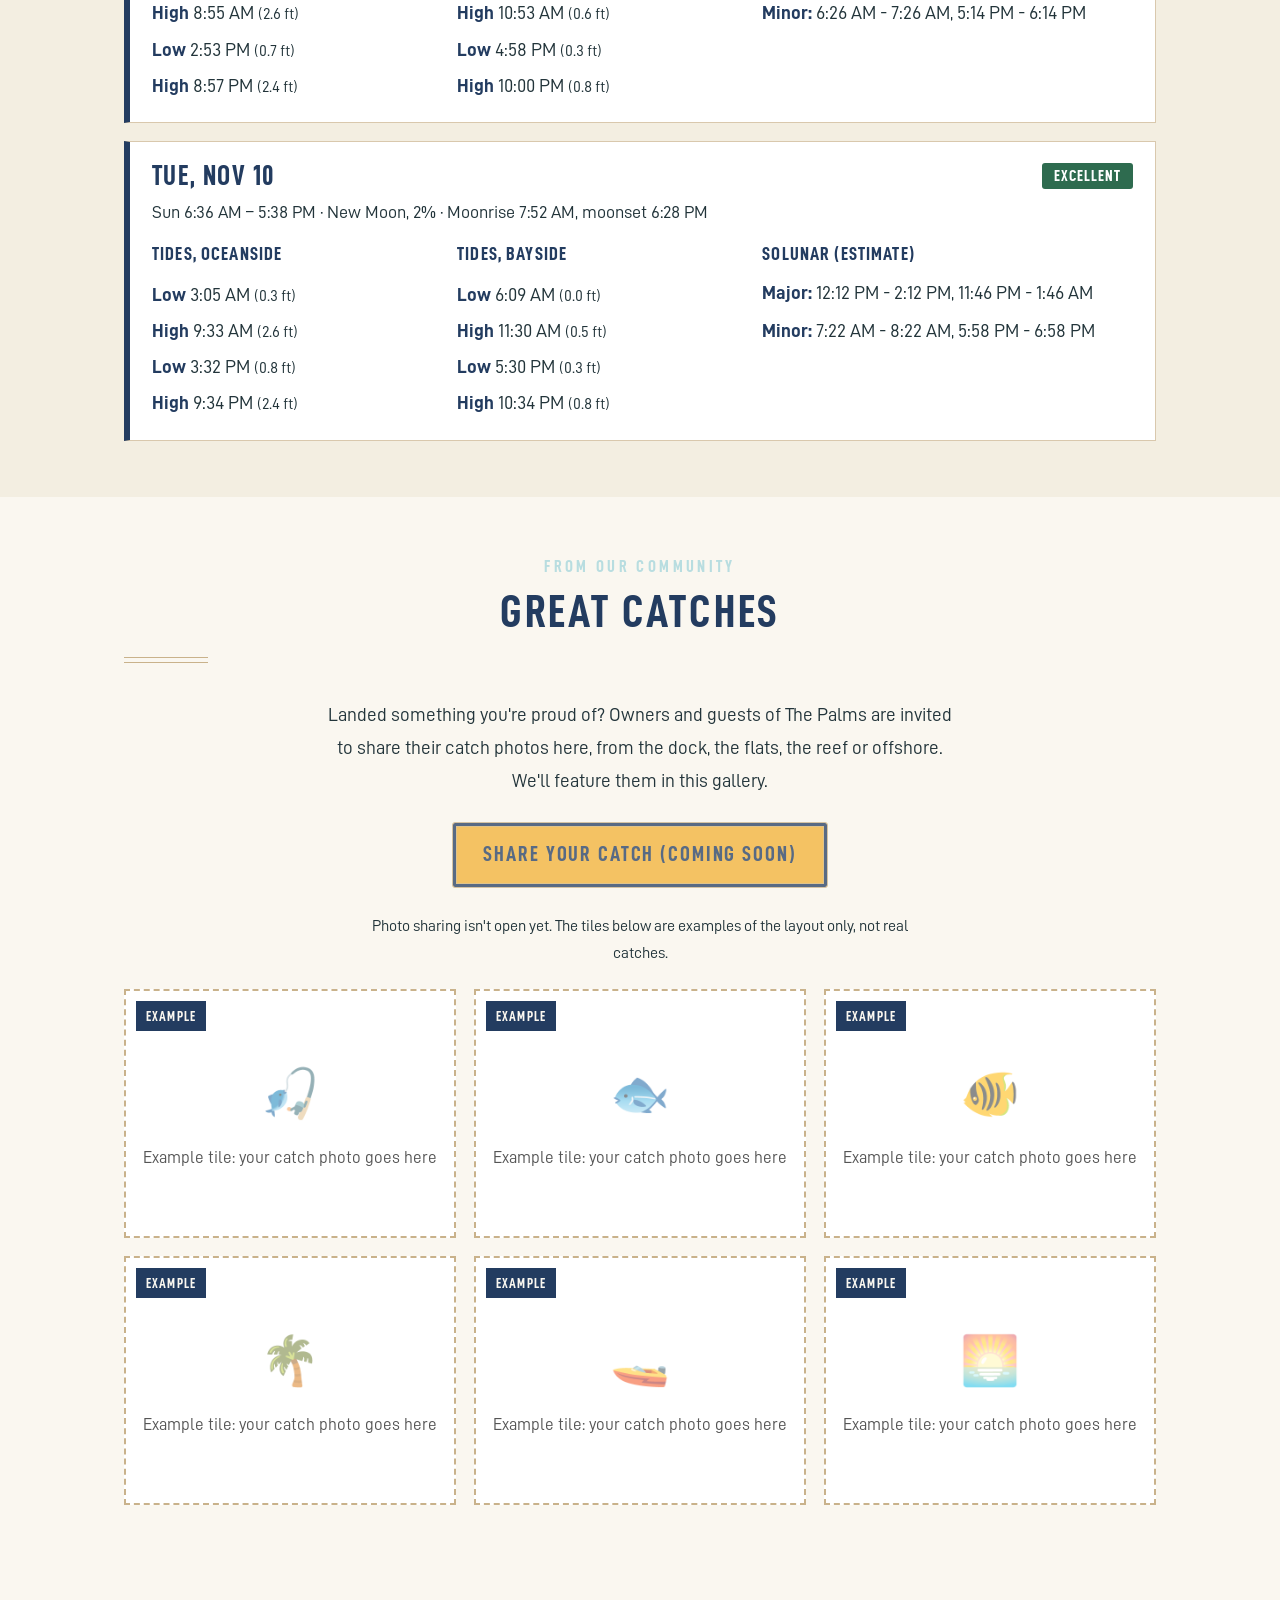
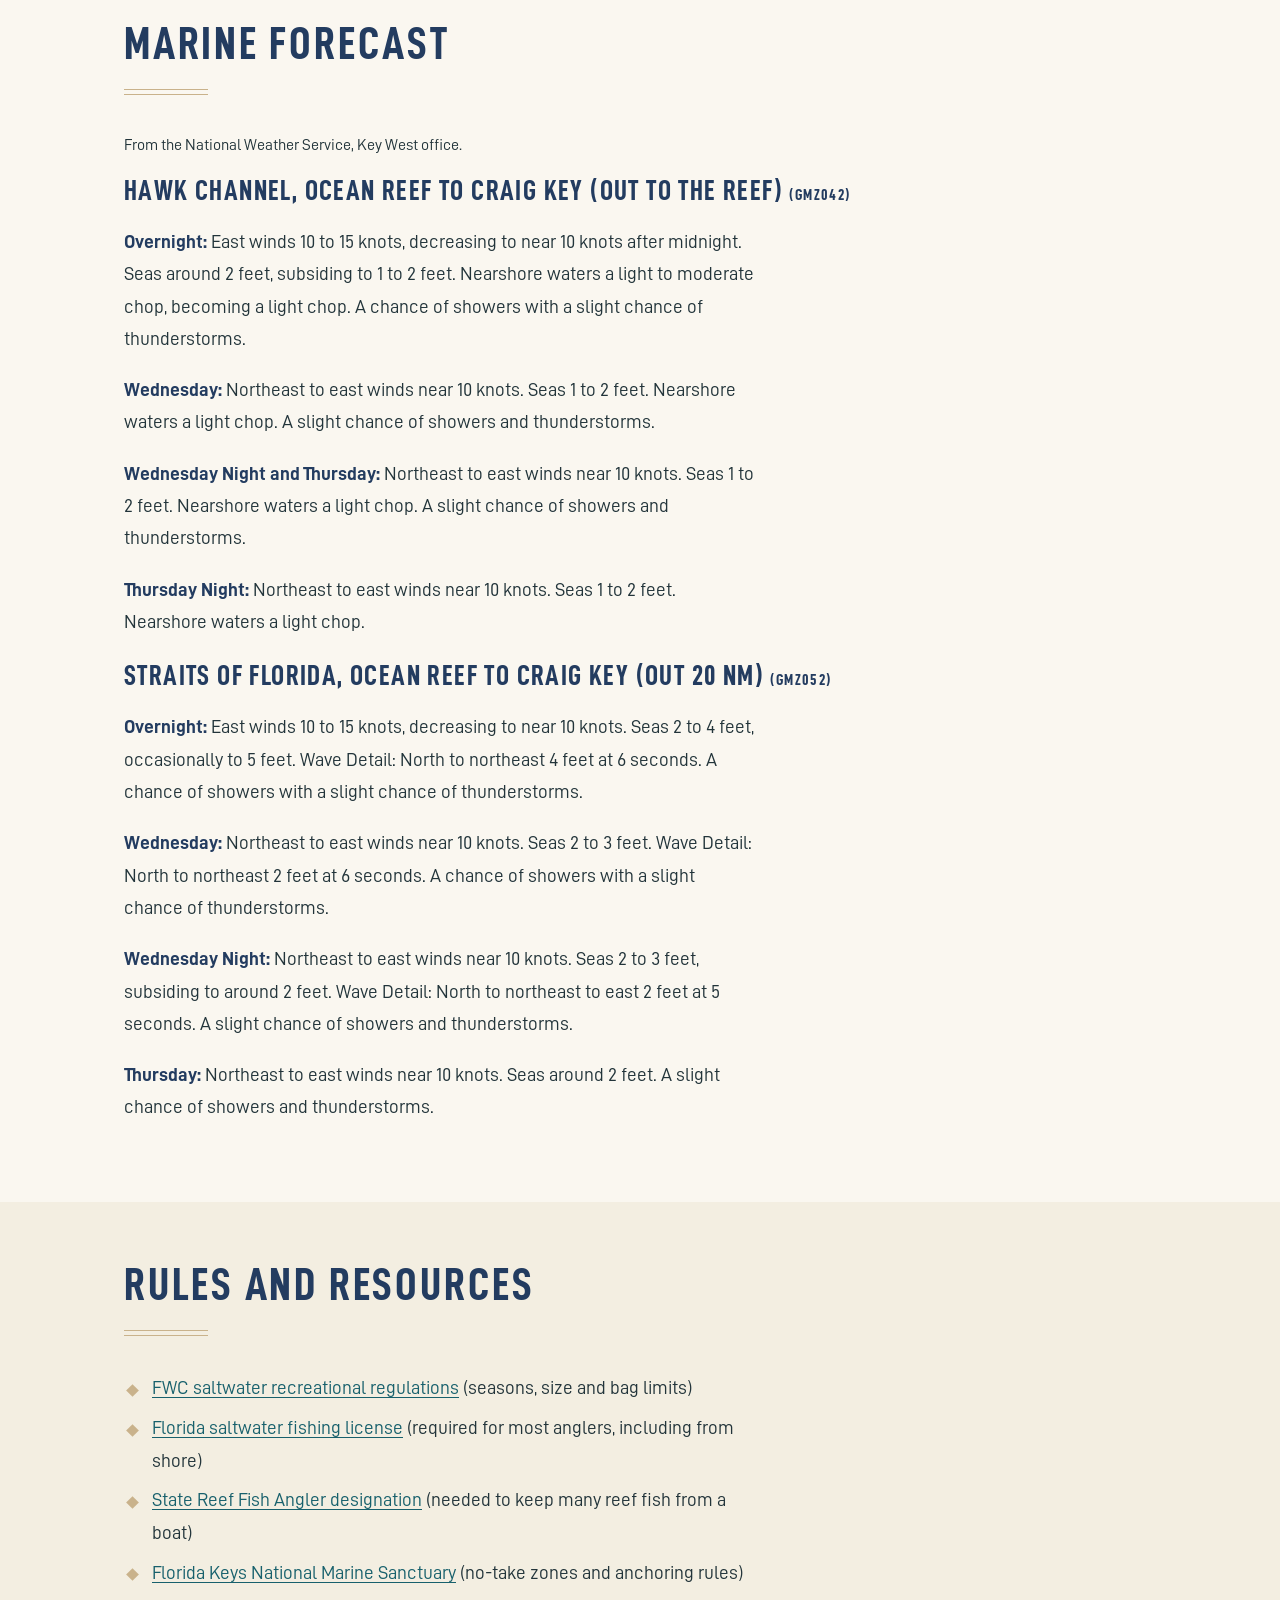
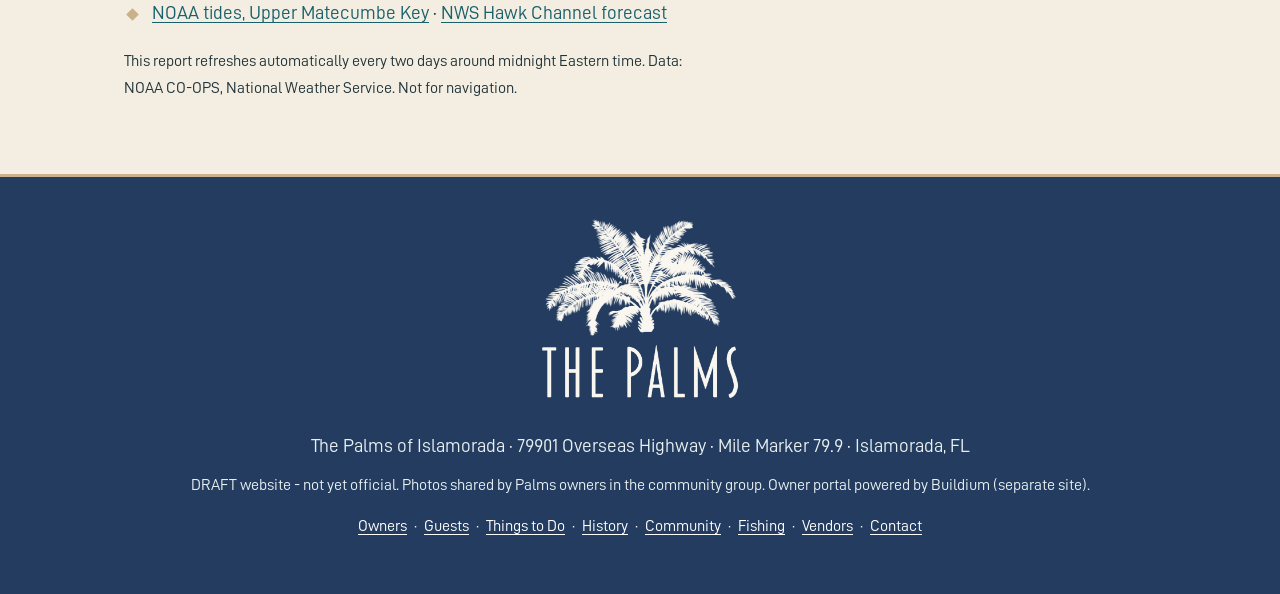
<file: fishing.html>
<!DOCTYPE html>
<html lang="en"><head>
<meta name="robots" content="noindex,nofollow"><meta charset="utf-8"><meta name="viewport" content="width=device-width,initial-scale=1">
<title>Islamorada Fishing Outlook | The Palms of Islamorada</title>
<meta name="description" content="The Palms of Islamorada - oceanside condominium community at Mile Marker 79.9, Islamorada, Florida Keys. Owner and guest information.">
<meta name="theme-color" content="#233C60"><link rel="icon" href="images/web/favicon.ico" sizes="any"><link rel="icon" type="image/png" sizes="32x32" href="images/web/favicon-32.png"><link rel="apple-touch-icon" href="images/web/apple-touch-icon.png"><link rel="preload" href="fonts/D-DINCondensed-Bold.woff2" as="font" type="font/woff2" crossorigin><link rel="preload" href="fonts/D-DIN.woff2" as="font" type="font/woff2" crossorigin><link rel="stylesheet" href="style.css"></head><body>
<a class="skip" href="#main">Skip to content</a>
<header class="site"><div class="wrap"><a class="brand" href="index.html"><img src="images/web/palms-logo-horizontal-light.png" width="206" height="64" alt="The Palms of Islamorada logo"></a>
<button class="menu-btn" aria-label="Menu" aria-expanded="false" id="menubtn">Menu</button>
<nav id="nav"><ul><li><a href="index.html">Home</a></li><li><a href="owners.html">Owners</a></li><li><a href="guests.html">Guests</a></li><li><a href="todo.html">Things to Do</a></li><li><a href="history.html">History</a></li><li><a href="gallery.html">Gallery</a></li><li><a href="fishing.html" aria-current="page">Fishing</a></li><li><a href="vendors.html">Vendors</a></li><li><a href="community.html">Community</a></li><li><a href="contact.html">Contact</a></li></ul></nav></div></header>
<div class="hero small" style="--hero:url('images/web/mahi-basket.jpg');--hero-pos:center 48%"><div class="hero-card"><p class="fr-eyebrow">from The Palms</p><h1>Islamorada Fishing Outlook</h1><p>This week's outlook and 7-day tides, Mile Marker 79.9</p></div><svg class="deco-divider" viewBox="0 0 1200 40" preserveAspectRatio="none" aria-hidden="true"><path d="M0 40V27H514V22H538V17H562V12H582V8H618V12H638V17H662V22H686V27H1200V40Z" fill="#FAF7F0"/><path d="M0 26.5H514M686 26.5H1200" stroke="#C9B28B" stroke-width="1.5" fill="none"/><path d="M514 26.5V21.5H538V16.5H562V11.5H582V7.5H618V11.5H638V16.5H662V21.5H686V26.5" stroke="#C9B28B" stroke-width="1.5" fill="none"/></svg></div>
<main id="main">
<section class="fr-top"><div class="wrap">
<h2 class="fr-title">This Week on the Water</h2>
<p class="fr-areas">Key West &middot; Lower Keys &middot; Marathon &middot; <strong>Islamorada</strong> &middot; Key Largo</p>
<div class="notice"><strong>Automated outlook, not a first-hand fishing report.</strong> Write-ups and species ratings are generated by rules from typical seasonal patterns plus this week's wind, seas, water temperature and moon. Verify conditions and FWC rules before you go. <span id="updated">Loading...</span></div>
<div id="cards" class="fr-cards"></div>
<div class="fr-strip"><div><h3>Conditions this week</h3><ul id="cond"></ul></div>
<div><h3 id="outlook-h">Outlook</h3><p id="outlook"></p><div id="windbar" class="fr-wind"></div></div>
<div class="fr-book"><h3>Book a charter</h3><p>Local captains and marinas know today's bite best.</p><a class="btn" href="todo.html#fish">Fishing charters</a></div></div>
<p class="small">Ratings: <span class="pill p-excellent">Excellent</span> <span class="pill p-good">Good</span> <span class="pill p-fair">Fair</span> are typical-season estimates adjusted for this week's weather, not catch counts. Wind and seas: Open-Meteo forecast and marine models. Photo credit (backcountry): Sunset at Islamorada by <a href="https://www.flickr.com/photos/clender/8753055331/">Carl Lender</a> via <a href="https://commons.wikimedia.org/wiki/File:Islamorada_-_Florida_-_Sunset.jpg">Wikimedia Commons</a>, <a href="https://creativecommons.org/licenses/by/2.0/">CC BY 2.0</a>. Other photos shared by Palms owners.</p>
</div></section>
<section class="alt"><div class="wrap">
<h2>7-day outlook</h2><div class="fr-now" id="now"></div>
<p class="small">Tides are NOAA predictions (feet above mean lower low water). <strong>Oceanside</strong>: Upper Matecumbe Key, Hawk Channel (station 8723814). <strong>Bayside</strong>: Islamorada, Florida Bay (station 8723808). Solunar periods are <strong>estimates</strong> computed from the moon's position: major periods are about 2 hours around moon overhead and underfoot, minor periods about 1 hour around moonrise and moonset.</p>
<div id="days" class="fr-days"></div>
</div></section>
<section id="great-catches" class="gc"><div class="wrap">
<p class="fr-eyebrow">From our community</p>
<h2>Great Catches</h2>
<p class="gc-intro">Landed something you're proud of? Owners and guests of The Palms are invited to share their catch photos here, from the dock, the flats, the reef or offshore. We'll feature them in this gallery.</p>
<p><span class="btn gc-btn" role="button" aria-disabled="true">Share your catch (coming soon)</span></p>
<p class="small">Photo sharing isn't open yet. The tiles below are examples of the layout only, not real catches.</p>
<div class="gc-grid"><div class="gc-tile"><span class="gc-ex">Example</span><div class="gc-ph" aria-hidden="true">🎣</div><p>Example tile: your catch photo goes here</p></div><div class="gc-tile"><span class="gc-ex">Example</span><div class="gc-ph" aria-hidden="true">🐟</div><p>Example tile: your catch photo goes here</p></div><div class="gc-tile"><span class="gc-ex">Example</span><div class="gc-ph" aria-hidden="true">🐠</div><p>Example tile: your catch photo goes here</p></div><div class="gc-tile"><span class="gc-ex">Example</span><div class="gc-ph" aria-hidden="true">🌴</div><p>Example tile: your catch photo goes here</p></div><div class="gc-tile"><span class="gc-ex">Example</span><div class="gc-ph" aria-hidden="true">🚤</div><p>Example tile: your catch photo goes here</p></div><div class="gc-tile"><span class="gc-ex">Example</span><div class="gc-ph" aria-hidden="true">🌅</div><p>Example tile: your catch photo goes here</p></div></div>
</div></section>
<section><div class="wrap"><h2>Marine forecast</h2><p class="small">From the National Weather Service, Key West office.</p><div id="marine"></div></div></section>

<section class="alt"><div class="wrap"><h2>Rules and resources</h2><ul class="checks">
<li><a href="https://myfwc.com/fishing/saltwater/recreational/">FWC saltwater recreational regulations</a> (seasons, size and bag limits)</li>
<li><a href="https://myfwc.com/license/recreational/saltwater-fishing/">Florida saltwater fishing license</a> (required for most anglers, including from shore)</li>
<li><a href="https://myfwc.com/fishing/saltwater/recreational/state-reef-fish-angler/">State Reef Fish Angler designation</a> (needed to keep many reef fish from a boat)</li>
<li><a href="https://floridakeys.noaa.gov/">Florida Keys National Marine Sanctuary</a> (no-take zones and anchoring rules)</li>
<li><a href="https://tidesandcurrents.noaa.gov/stationhome.html?id=8723814">NOAA tides, Upper Matecumbe Key</a> &middot; <a href="https://forecast.weather.gov/shmrn.php?mz=gmz042">NWS Hawk Channel forecast</a></li>
</ul><p class="small">This report refreshes automatically every two days around midnight Eastern time. Data: NOAA CO-OPS, National Weather Service. Not for navigation.</p></div></section>
<script src="fishing.js"></script>
<footer><a class="footer-logo" href="index.html"><img src="images/web/palms-logo-light.png" width="200" height="183" alt="The Palms of Islamorada logo"></a><p>The Palms of Islamorada · 79901 Overseas Highway · Mile Marker 79.9 · Islamorada, FL</p>
<p class="small">DRAFT website - not yet official. Photos shared by Palms owners in the community group. Owner portal powered by Buildium (separate site).</p>
<p class="small"><a href="owners.html">Owners</a> · <a href="guests.html">Guests</a> · <a href="todo.html">Things to Do</a> · <a href="history.html">History</a> · <a href="community.html">Community</a> · <a href="fishing.html">Fishing</a> · <a href="vendors.html">Vendors</a> · <a href="contact.html">Contact</a></p></footer>
<script src="site.js"></script></body></html>
</file>
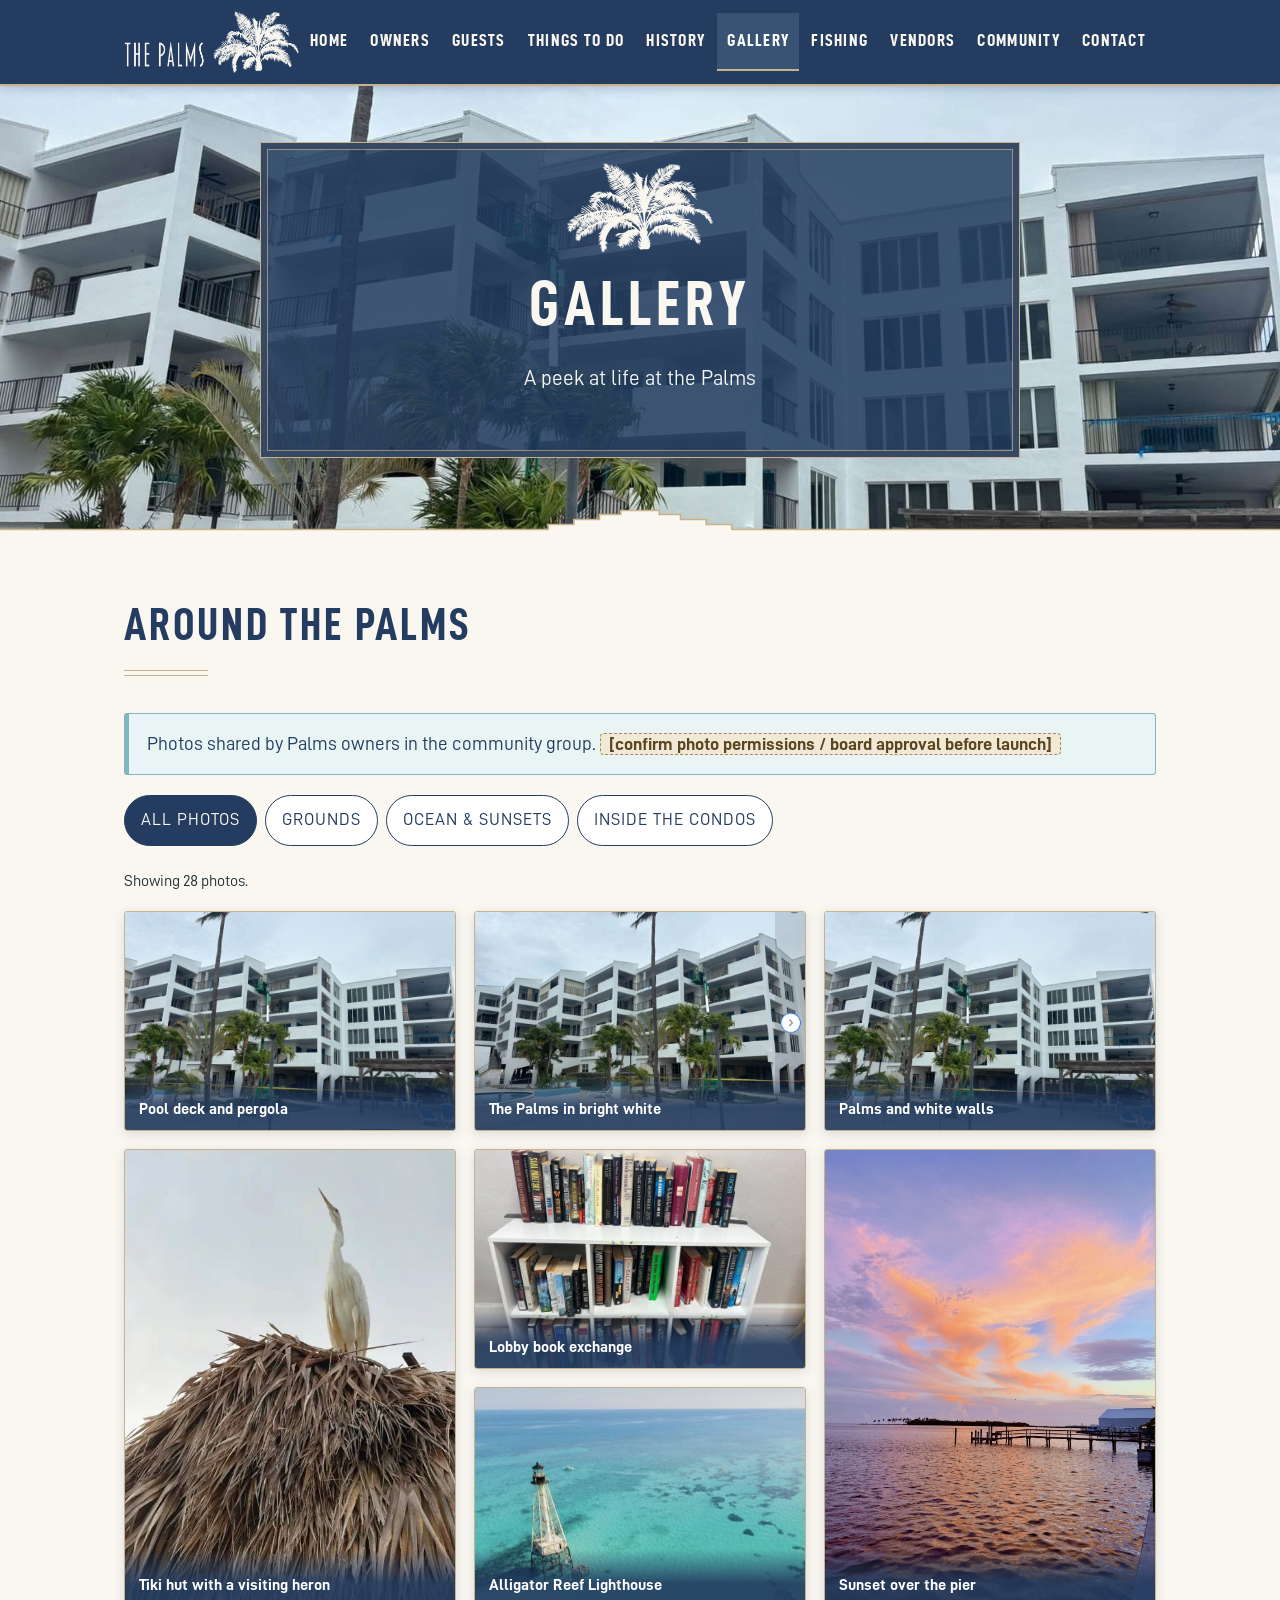
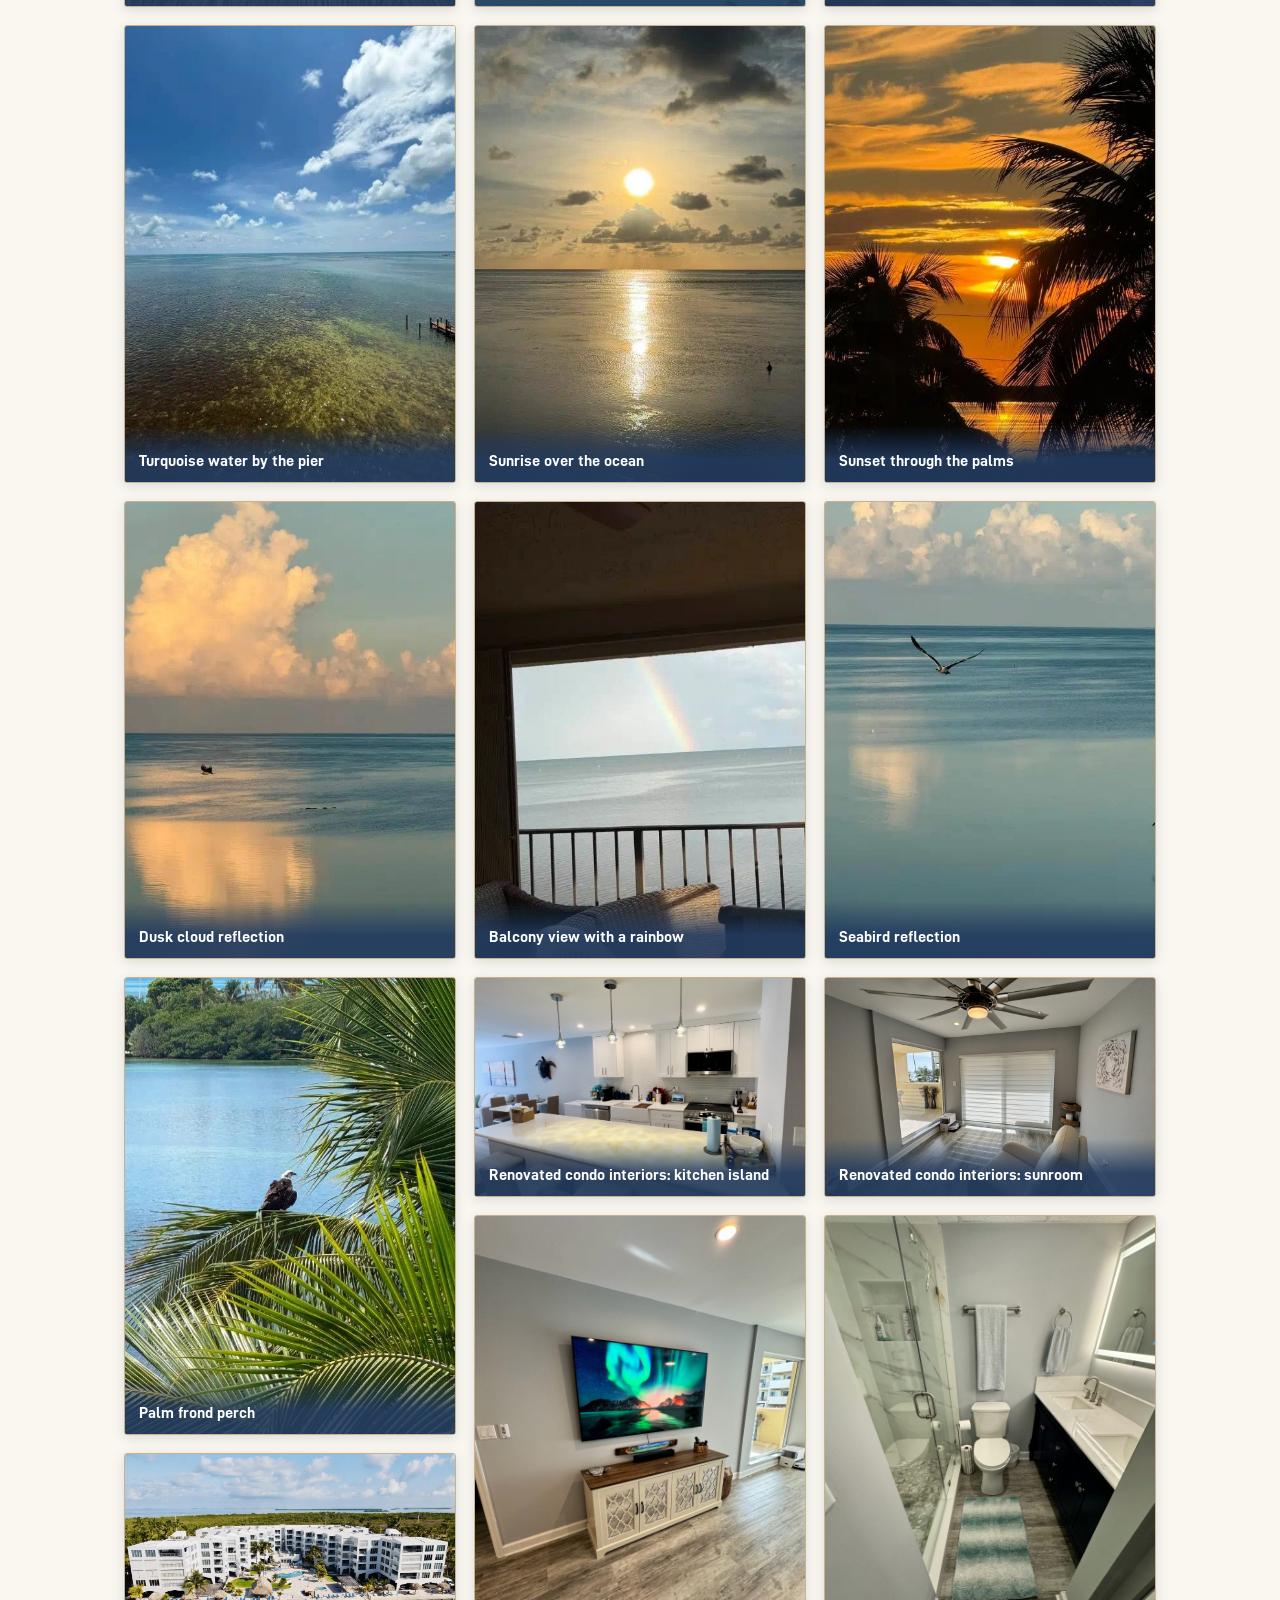
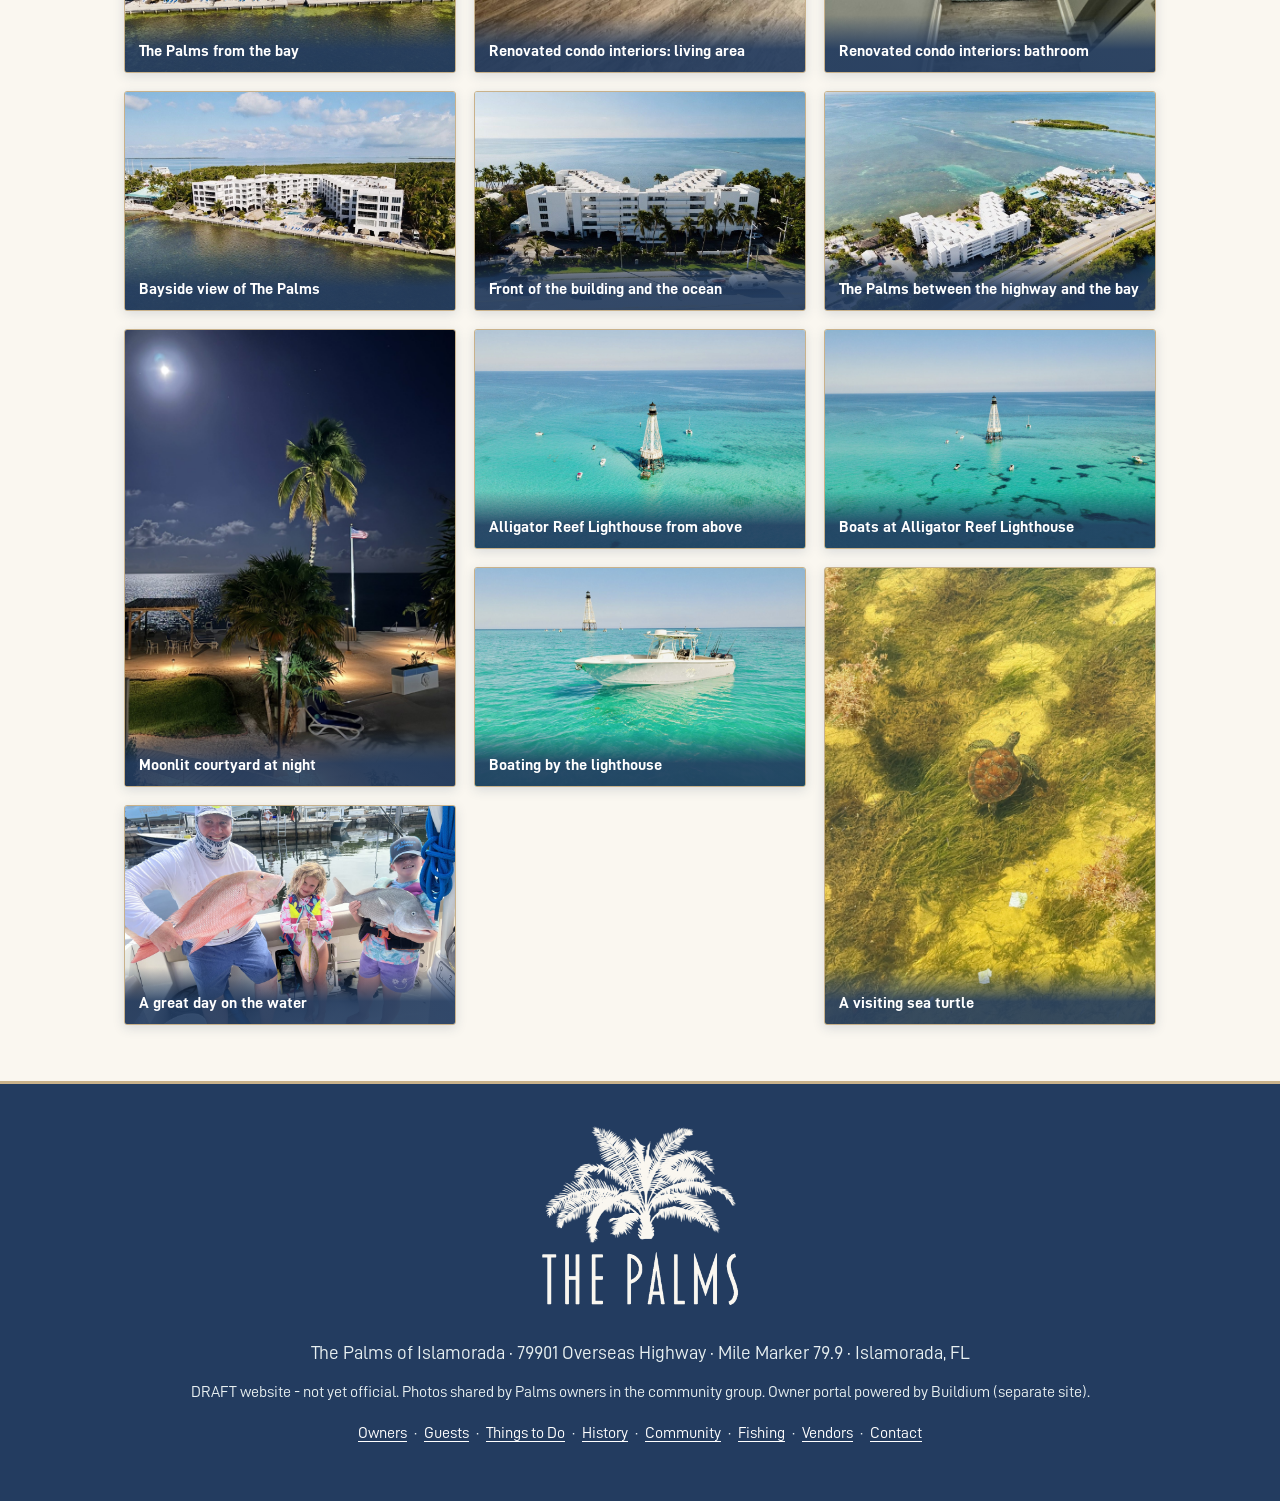
<file: gallery.html>
<!DOCTYPE html>
<html lang="en"><head>
<meta name="robots" content="noindex,nofollow"><meta charset="utf-8"><meta name="viewport" content="width=device-width,initial-scale=1">
<title>Gallery | The Palms of Islamorada</title>
<meta name="description" content="The Palms of Islamorada - oceanside condominium community at Mile Marker 79.9, Islamorada, Florida Keys. Owner and guest information.">
<meta name="theme-color" content="#233C60"><link rel="icon" href="images/web/favicon.ico" sizes="any"><link rel="icon" type="image/png" sizes="32x32" href="images/web/favicon-32.png"><link rel="apple-touch-icon" href="images/web/apple-touch-icon.png"><link rel="preload" href="fonts/D-DINCondensed-Bold.woff2" as="font" type="font/woff2" crossorigin><link rel="preload" href="fonts/D-DIN.woff2" as="font" type="font/woff2" crossorigin><link rel="stylesheet" href="style.css"></head><body>
<a class="skip" href="#main">Skip to content</a>
<header class="site"><div class="wrap"><a class="brand" href="index.html"><img src="images/web/palms-logo-horizontal-light.png" width="206" height="64" alt="The Palms of Islamorada logo"></a>
<button class="menu-btn" aria-label="Menu" aria-expanded="false" id="menubtn">Menu</button>
<nav id="nav"><ul><li><a href="index.html">Home</a></li><li><a href="owners.html">Owners</a></li><li><a href="guests.html">Guests</a></li><li><a href="todo.html">Things to Do</a></li><li><a href="history.html">History</a></li><li><a href="gallery.html" aria-current="page">Gallery</a></li><li><a href="fishing.html">Fishing</a></li><li><a href="vendors.html">Vendors</a></li><li><a href="community.html">Community</a></li><li><a href="contact.html">Contact</a></li></ul></nav></div></header>
<div class="hero small" style="--hero:url('images/web/white-building-pool-pergola.jpg')"><div class="hero-card"><h1>Gallery</h1><p>A peek at life at the Palms</p></div><svg class="deco-divider" viewBox="0 0 1200 40" preserveAspectRatio="none" aria-hidden="true"><path d="M0 40V27H514V22H538V17H562V12H582V8H618V12H638V17H662V22H686V27H1200V40Z" fill="#FAF7F0"/><path d="M0 26.5H514M686 26.5H1200" stroke="#C9B28B" stroke-width="1.5" fill="none"/><path d="M514 26.5V21.5H538V16.5H562V11.5H582V7.5H618V11.5H638V16.5H662V21.5H686V26.5" stroke="#C9B28B" stroke-width="1.5" fill="none"/></svg></div>
<main id="main"><section><div class="wrap"><h2>Around the Palms</h2>
<div class="notice">Photos shared by Palms owners in the community group. <span class="ph">[confirm photo permissions / board approval before launch]</span></div>
<div class="chips" id="gfilter" role="group" aria-label="Filter photos"><button type="button" class="chip on" data-filter="all" aria-pressed="true">All photos</button><button type="button" class="chip" data-filter="g" aria-pressed="false">Grounds</button><button type="button" class="chip" data-filter="o" aria-pressed="false">Ocean &amp; Sunsets</button><button type="button" class="chip" data-filter="i" aria-pressed="false">Inside the Condos</button></div>
<p id="gcount" class="small" role="status" aria-live="polite"></p>
<div class="gallery" id="gallery"><button type="button" data-cat="g" data-full="images/web/white-building-pool-pergola.jpg" data-cap="Pool deck and pergola"><img src="images/web/white-building-pool-pergola.jpg" alt="Pool area with a wooden pergola and the white building behind it" loading="lazy"><span class="cap" aria-hidden="true">Pool deck and pergola</span></button><button type="button" data-cat="g" data-full="images/web/building-white-courtyard-wide.jpg" data-cap="The Palms in bright white"><img src="images/web/building-white-courtyard-wide.jpg" alt="The Palms&#x27; bright white building and courtyard with young palms" loading="lazy"><span class="cap" aria-hidden="true">The Palms in bright white</span></button><button type="button" data-cat="g" data-full="images/web/building-white-exterior-palm.jpg" data-cap="Palms and white walls"><img src="images/web/building-white-exterior-palm.jpg" alt="White exterior of The Palms framed by palm trees" loading="lazy"><span class="cap" aria-hidden="true">Palms and white walls</span></button><button type="button" class="tall" data-cat="g" data-full="images/web/tiki-hut-roof-heron.jpg" data-cap="Tiki hut with a visiting heron"><img src="images/web/tiki-hut-roof-heron.jpg" alt="A white heron perched on the thatched roof of the tiki hut" loading="lazy"><span class="cap" aria-hidden="true">Tiki hut with a visiting heron</span></button><button type="button" data-cat="g" data-full="images/web/community-book-exchange-shelf.jpg" data-cap="Lobby book exchange"><img src="images/web/community-book-exchange-shelf.jpg" alt="The lobby book exchange shelf filled with books" loading="lazy"><span class="cap" aria-hidden="true">Lobby book exchange</span></button><button type="button" class="tall" style="--pos:center 40%" data-cat="o" data-full="images/web/sunset-pier-clouds.jpg" data-cap="Sunset over the pier"><img src="images/web/sunset-pier-clouds.jpg" alt="Portrait view of a glowing sunset with feathery clouds over the water and the wooden pier" loading="lazy"><span class="cap" aria-hidden="true">Sunset over the pier</span></button><button type="button" data-cat="o" data-full="images/web/alligator-reef-lighthouse-aerial.jpg" data-cap="Alligator Reef Lighthouse"><img src="images/web/alligator-reef-lighthouse-aerial.jpg" alt="Aerial view of Alligator Reef Lighthouse standing in clear turquoise water off Islamorada" loading="lazy"><span class="cap" aria-hidden="true">Alligator Reef Lighthouse</span></button><button type="button" class="tall" data-cat="o" data-full="images/web/ocean-pier-turquoise-water.jpg" data-cap="Turquoise water by the pier"><img src="images/web/ocean-pier-turquoise-water.jpg" alt="Clear turquoise water beside the wooden pier" loading="lazy"><span class="cap" aria-hidden="true">Turquoise water by the pier</span></button><button type="button" class="tall" data-cat="o" data-full="images/web/sunrise-ocean-reflection.jpg" data-cap="Sunrise over the ocean"><img src="images/web/sunrise-ocean-reflection.jpg" alt="Sun rising over the ocean with a golden reflection on the water" loading="lazy"><span class="cap" aria-hidden="true">Sunrise over the ocean</span></button><button type="button" class="tall" data-cat="o" data-full="images/web/sunset-palms-ocean.jpg" data-cap="Sunset through the palms"><img src="images/web/sunset-palms-ocean.jpg" alt="Palm trees silhouetted against an orange sunset over the ocean" loading="lazy"><span class="cap" aria-hidden="true">Sunset through the palms</span></button><button type="button" class="tall" data-cat="o" data-full="images/web/ocean-cloud-reflection.jpg" data-cap="Dusk cloud reflection"><img src="images/web/ocean-cloud-reflection.jpg" alt="An orange-lit cloud reflected in the calm ocean at dusk" loading="lazy"><span class="cap" aria-hidden="true">Dusk cloud reflection</span></button><button type="button" class="tall" data-cat="o" data-full="images/web/balcony-ocean-rainbow.jpg" data-cap="Balcony view with a rainbow"><img src="images/web/balcony-ocean-rainbow.jpg" alt="View from a balcony over the ocean with a faint rainbow" loading="lazy"><span class="cap" aria-hidden="true">Balcony view with a rainbow</span></button><button type="button" class="tall" data-cat="o" data-full="images/web/ocean-seabird-reflection.jpg" data-cap="Seabird reflection"><img src="images/web/ocean-seabird-reflection.jpg" alt="A seabird reflected in calm, pale blue water" loading="lazy"><span class="cap" aria-hidden="true">Seabird reflection</span></button><button type="button" class="tall" data-cat="o" data-full="images/web/palm-frond-ocean-bird.jpg" data-cap="Palm frond perch"><img src="images/web/palm-frond-ocean-bird.jpg" alt="A bird perched on a palm frond with the ocean behind" loading="lazy"><span class="cap" aria-hidden="true">Palm frond perch</span></button><button type="button" data-cat="i" data-full="images/web/unit-kitchen-island.jpg" data-cap="Renovated condo interiors: kitchen island"><img src="images/web/unit-kitchen-island.jpg" alt="Renovated condo interior: bright kitchen with a white island, wicker stools and pendant lights" loading="lazy"><span class="cap" aria-hidden="true">Renovated condo interiors: kitchen island</span></button><button type="button" data-cat="i" data-full="images/web/unit-sunroom-balcony.jpg" data-cap="Renovated condo interiors: sunroom"><img src="images/web/unit-sunroom-balcony.jpg" alt="Renovated condo interior: sunny room with an armchair and glass door to the balcony" loading="lazy"><span class="cap" aria-hidden="true">Renovated condo interiors: sunroom</span></button><button type="button" class="tall" style="--pos:center 45%" data-cat="i" data-full="images/web/unit-living-media.jpg" data-cap="Renovated condo interiors: living area"><img src="images/web/unit-living-media.jpg" alt="Renovated condo interior: living area with a cream media console and balcony door" loading="lazy"><span class="cap" aria-hidden="true">Renovated condo interiors: living area</span></button><button type="button" class="tall" style="--pos:center 50%" data-cat="i" data-full="images/web/unit-bathroom.jpg" data-cap="Renovated condo interiors: bathroom"><img src="images/web/unit-bathroom.jpg" alt="Renovated condo interior: bathroom with a walk-in glass shower and a navy double-sink vanity" loading="lazy"><span class="cap" aria-hidden="true">Renovated condo interiors: bathroom</span></button><button type="button" data-cat="g" data-full="images/web/aerial-courtyard-waterfront.jpg" data-cap="The Palms from the bay"><img src="images/web/aerial-courtyard-waterfront.jpg" alt="Aerial view of The Palms white condo buildings wrapped around the courtyard, pool and tiki huts on the bay waterfront" loading="lazy"><span class="cap" aria-hidden="true">The Palms from the bay</span></button><button type="button" data-cat="g" data-full="images/web/aerial-bayside-building.jpg" data-cap="Bayside view of The Palms"><img src="images/web/aerial-bayside-building.jpg" alt="Aerial view of The Palms from the bay side, with the seawall, tiki huts, pool and palm-covered shoreline" loading="lazy"><span class="cap" aria-hidden="true">Bayside view of The Palms</span></button><button type="button" data-cat="g" data-full="images/web/aerial-building-front-ocean.jpg" data-cap="Front of the building and the ocean"><img src="images/web/aerial-building-front-ocean.jpg" alt="Aerial view of the front of The Palms along the Overseas Highway, with the ocean stretching to the horizon behind" loading="lazy"><span class="cap" aria-hidden="true">Front of the building and the ocean</span></button><button type="button" data-cat="g" data-full="images/web/aerial-building-highway-bay.jpg" data-cap="The Palms between the highway and the bay"><img src="images/web/aerial-building-highway-bay.jpg" alt="Aerial view of The Palms between the Overseas Highway and the turquoise bay, with a small island in the distance" loading="lazy"><span class="cap" aria-hidden="true">The Palms between the highway and the bay</span></button><button type="button" class="tall" data-cat="g" data-full="images/web/moonlit-courtyard.jpg" data-cap="Moonlit courtyard at night"><img src="images/web/moonlit-courtyard.jpg" alt="Night view of The Palms courtyard under a bright moon, with lit palm trees, a flag and the moonlit ocean beyond" loading="lazy"><span class="cap" aria-hidden="true">Moonlit courtyard at night</span></button><button type="button" data-cat="o" data-full="images/web/lighthouse-aerial-3.jpg" data-cap="Alligator Reef Lighthouse from above"><img src="images/web/lighthouse-aerial-3.jpg" alt="Aerial view of Alligator Reef Lighthouse rising from turquoise water with a few boats anchored nearby" loading="lazy"><span class="cap" aria-hidden="true">Alligator Reef Lighthouse from above</span></button><button type="button" data-cat="o" data-full="images/web/lighthouse-aerial-boats-2.jpg" data-cap="Boats at Alligator Reef Lighthouse"><img src="images/web/lighthouse-aerial-boats-2.jpg" alt="Aerial view of Alligator Reef Lighthouse with several boats and a sailboat anchored in bright turquoise water" loading="lazy"><span class="cap" aria-hidden="true">Boats at Alligator Reef Lighthouse</span></button><button type="button" data-cat="o" data-full="images/web/boat-at-lighthouse.jpg" data-cap="Boating by the lighthouse"><img src="images/web/boat-at-lighthouse.jpg" alt="A white center-console fishing boat floating in clear turquoise water with Alligator Reef Lighthouse in the distance" loading="lazy"><span class="cap" aria-hidden="true">Boating by the lighthouse</span></button><button type="button" class="tall" data-cat="o" data-full="images/web/sea-turtle-grass.jpg" data-cap="A visiting sea turtle"><img src="images/web/sea-turtle-grass.jpg" alt="Overhead view of a sea turtle swimming over seagrass in shallow, golden-green water" loading="lazy"><span class="cap" aria-hidden="true">A visiting sea turtle</span></button><button type="button" data-cat="o" data-full="images/web/fishing-family.jpg" data-cap="A great day on the water"><img src="images/web/fishing-family.jpg" alt="A man and two children on a boat each holding up a fish they caught, with a marina behind them" loading="lazy"><span class="cap" aria-hidden="true">A great day on the water</span></button></div>
<div id="lightbox" role="dialog" aria-modal="true" aria-label="Photo viewer"><img alt=""><p></p></div></main>
<footer><a class="footer-logo" href="index.html"><img src="images/web/palms-logo-light.png" width="200" height="183" alt="The Palms of Islamorada logo"></a><p>The Palms of Islamorada · 79901 Overseas Highway · Mile Marker 79.9 · Islamorada, FL</p>
<p class="small">DRAFT website - not yet official. Photos shared by Palms owners in the community group. Owner portal powered by Buildium (separate site).</p>
<p class="small"><a href="owners.html">Owners</a> · <a href="guests.html">Guests</a> · <a href="todo.html">Things to Do</a> · <a href="history.html">History</a> · <a href="community.html">Community</a> · <a href="fishing.html">Fishing</a> · <a href="vendors.html">Vendors</a> · <a href="contact.html">Contact</a></p></footer>
<script src="site.js"></script></body></html>
</file>
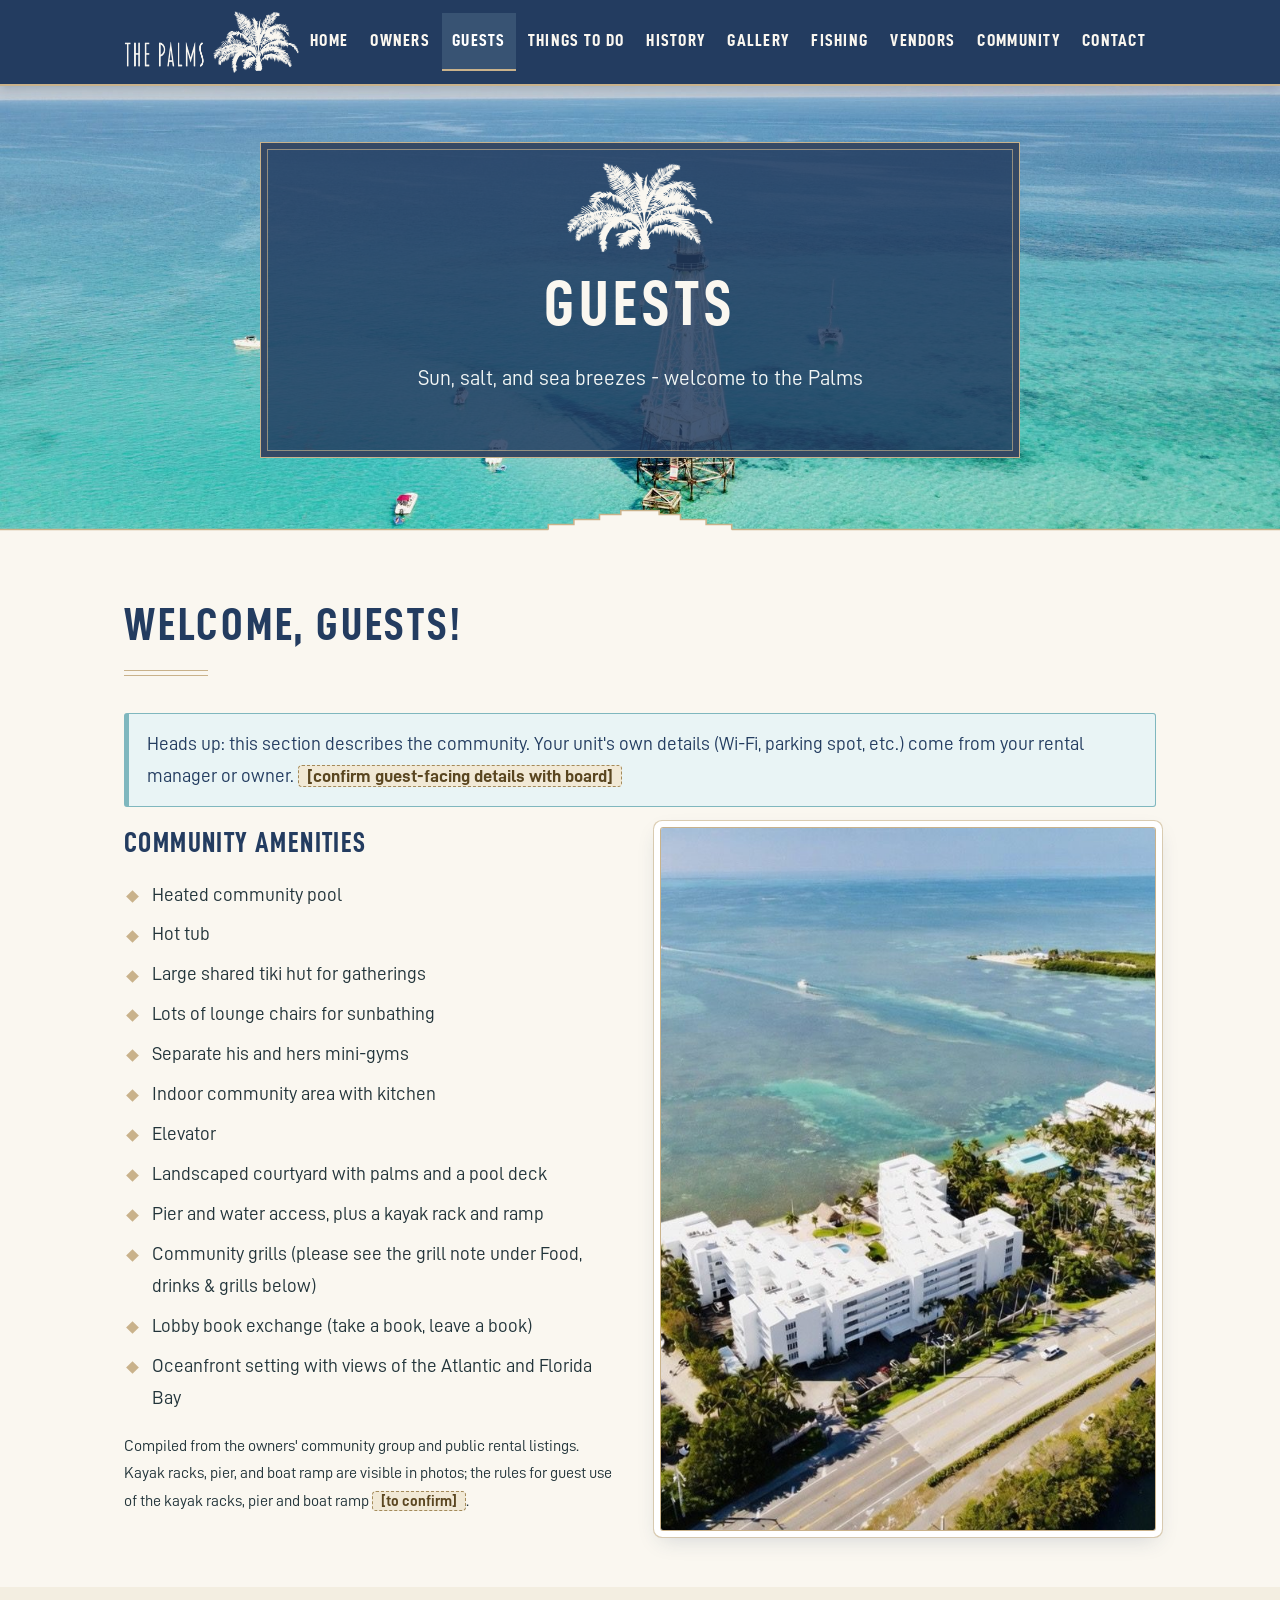
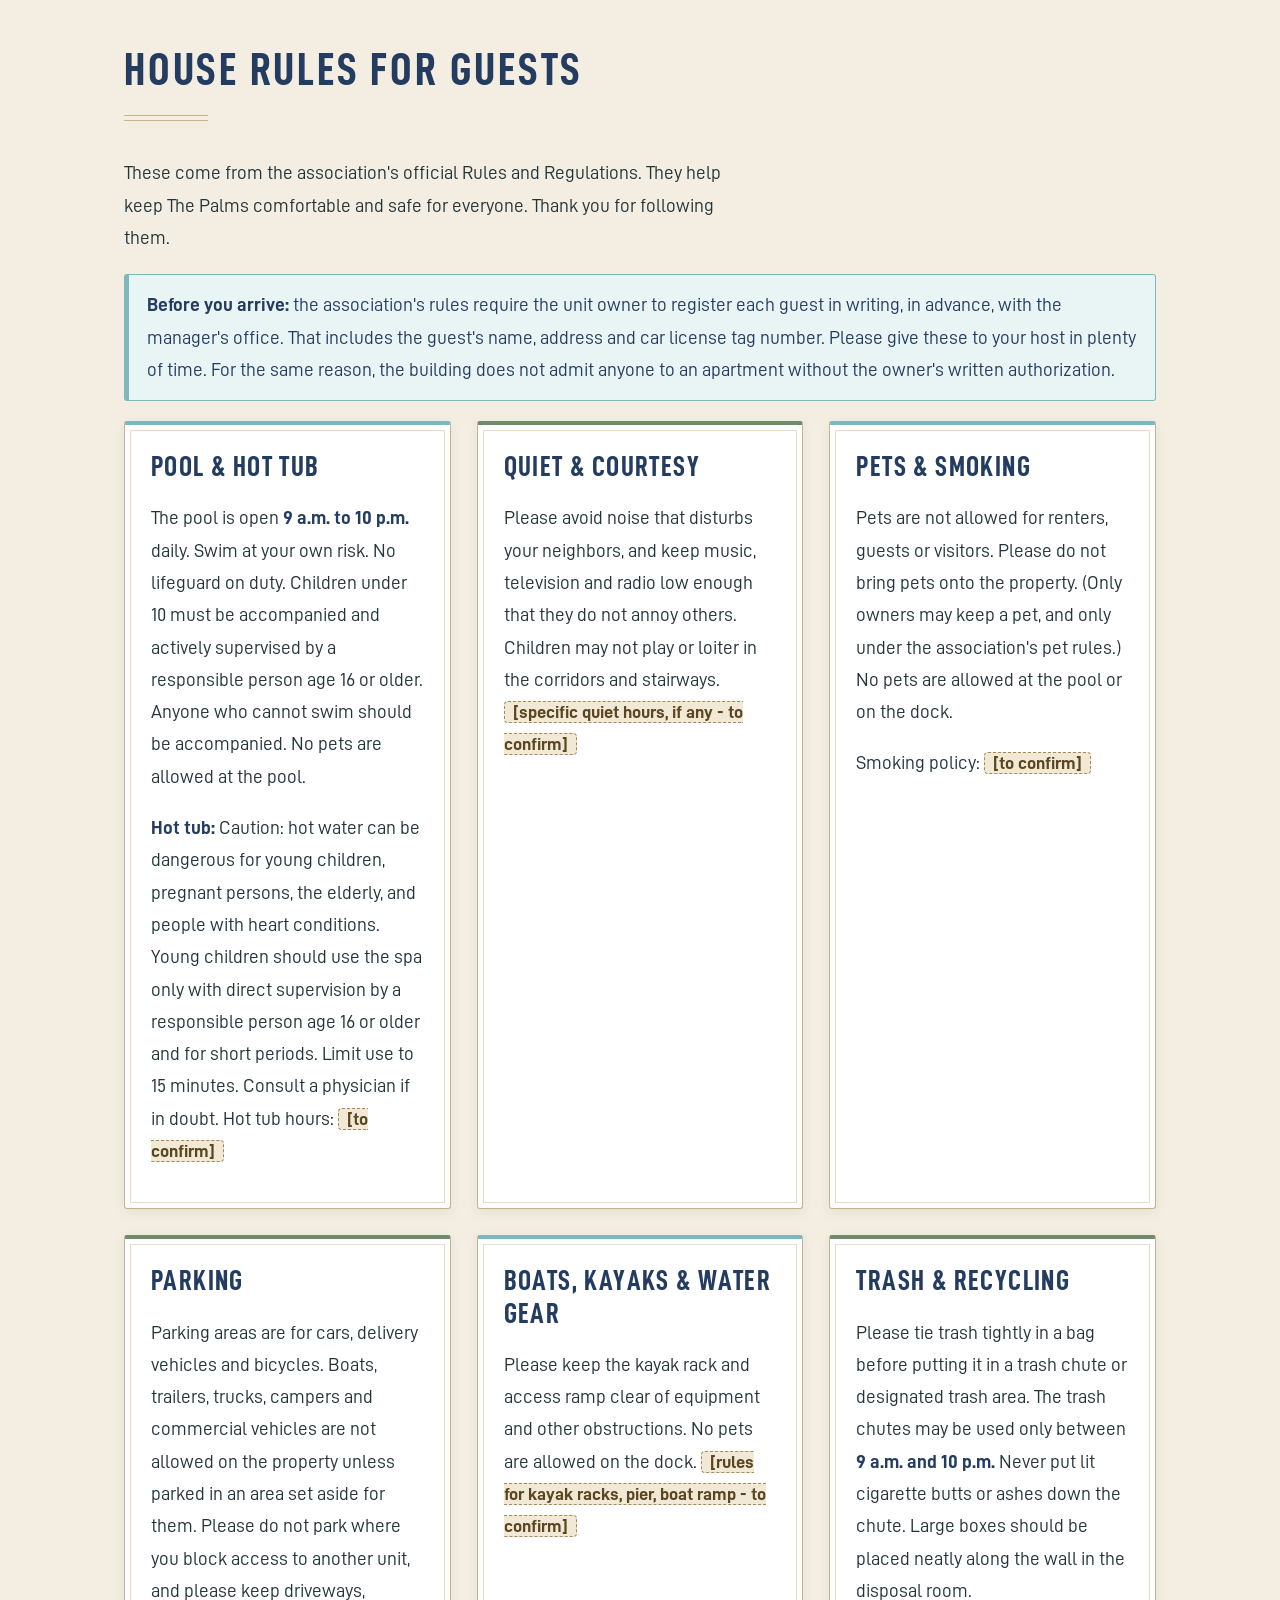
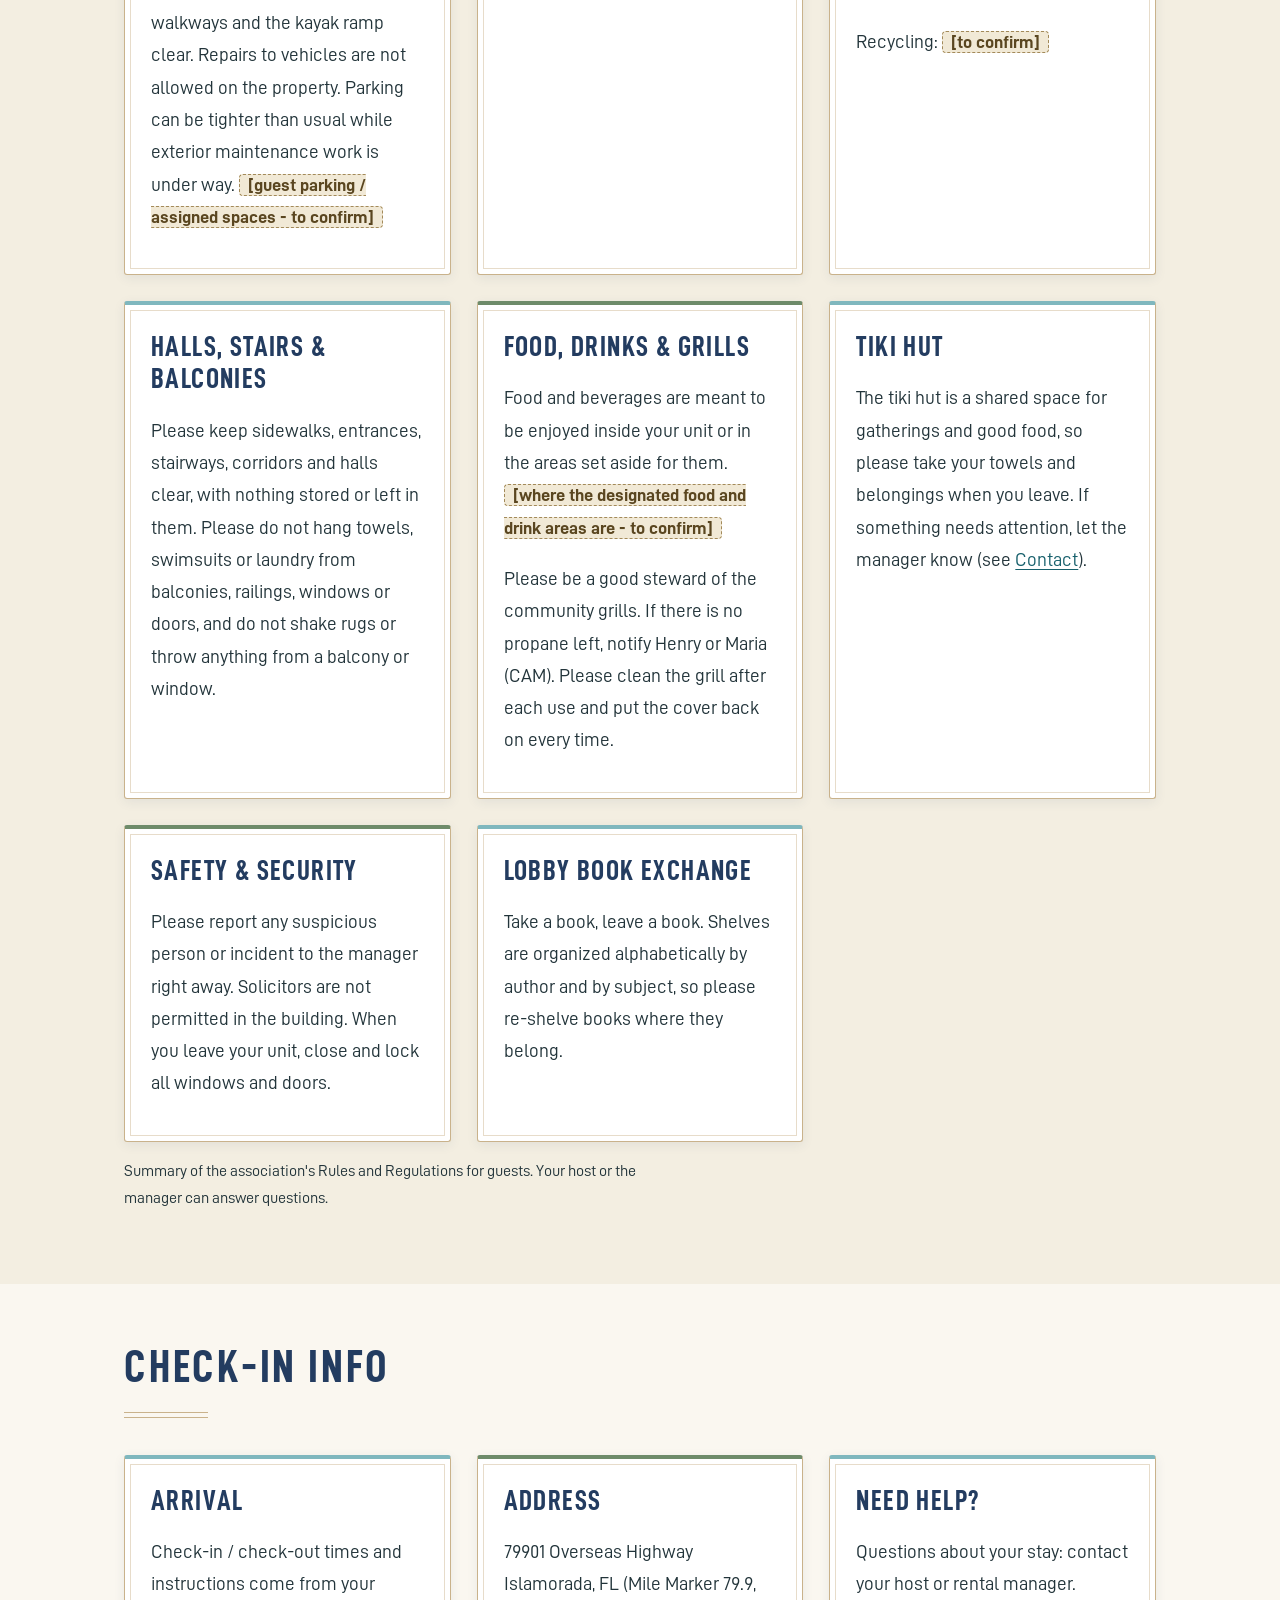
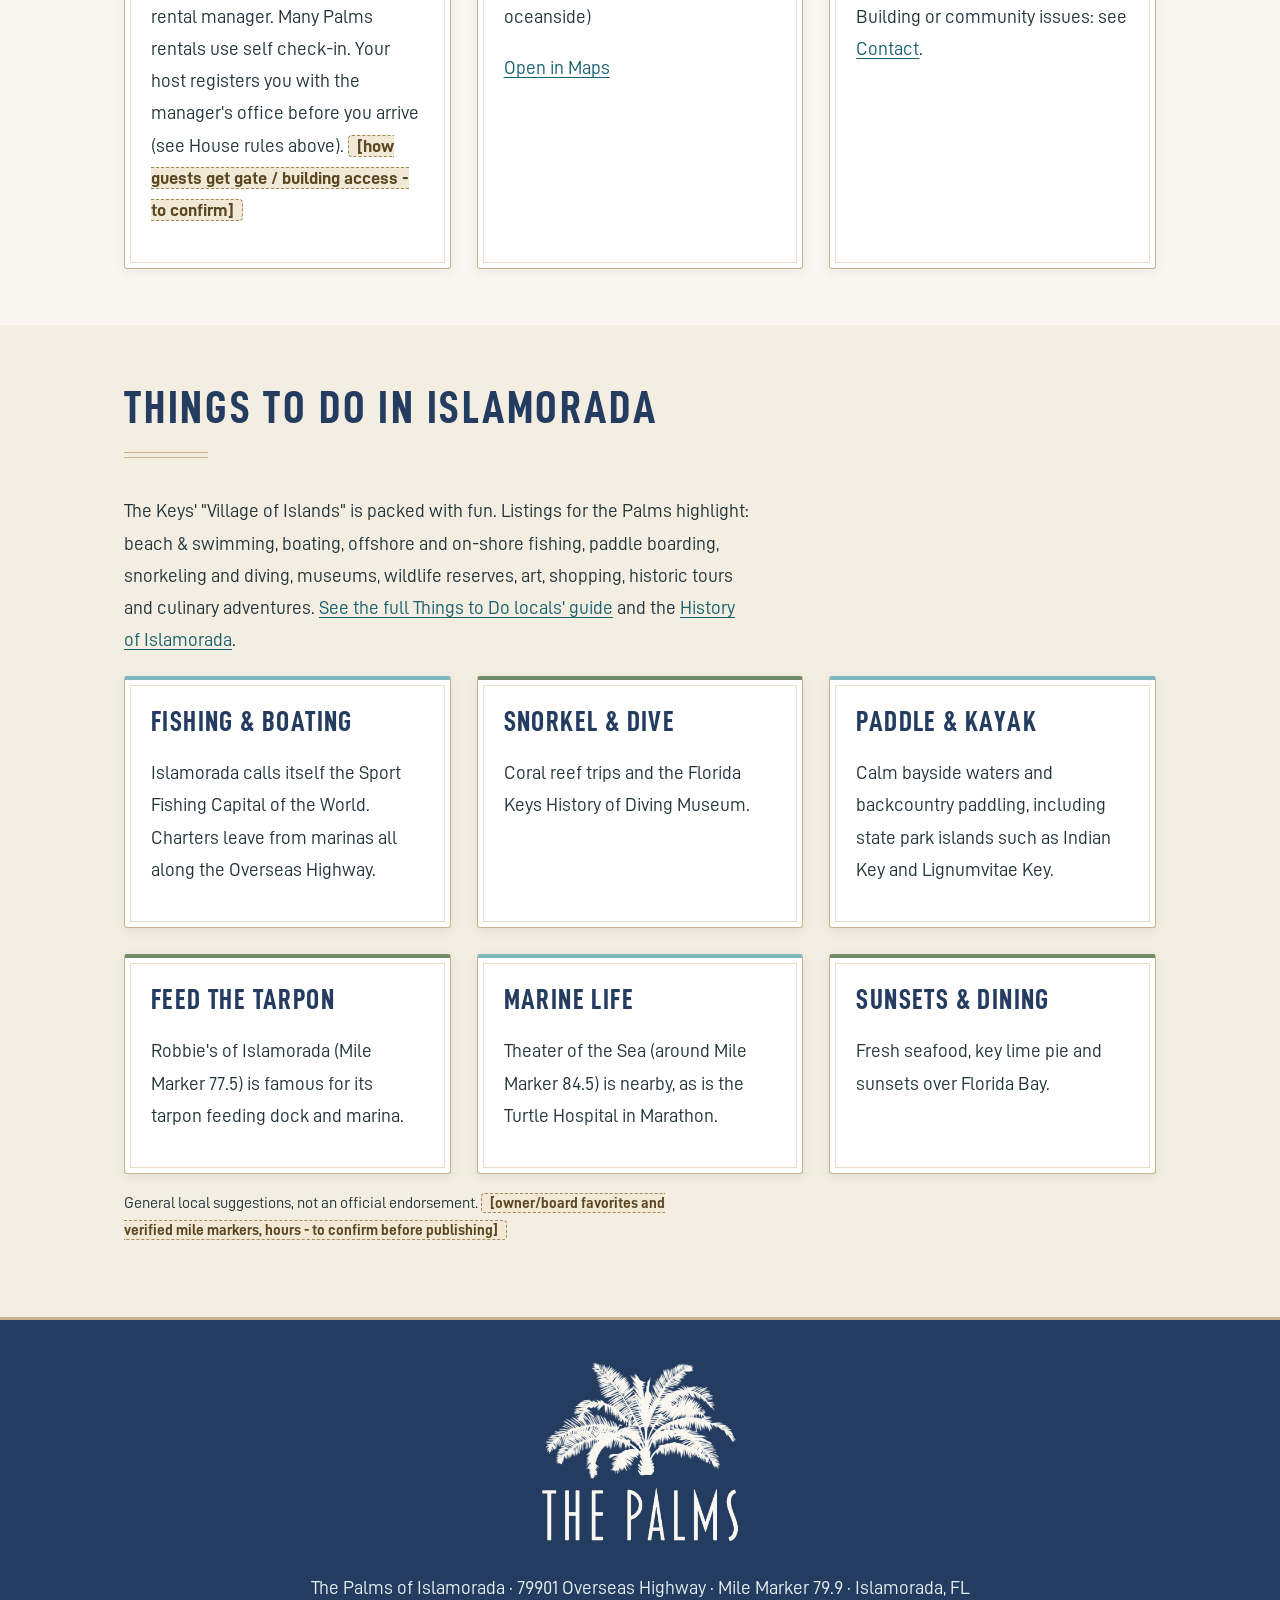
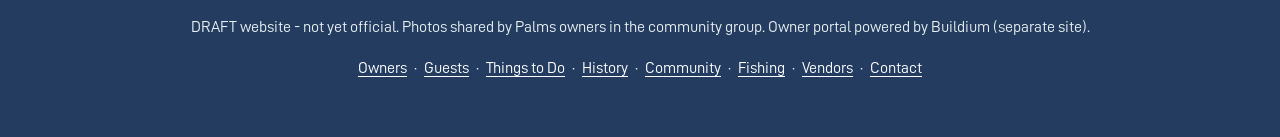
<file: guests.html>
<!DOCTYPE html>
<html lang="en"><head>
<meta name="robots" content="noindex,nofollow"><meta charset="utf-8"><meta name="viewport" content="width=device-width,initial-scale=1">
<title>Guests | The Palms of Islamorada</title>
<meta name="description" content="The Palms of Islamorada - oceanside condominium community at Mile Marker 79.9, Islamorada, Florida Keys. Owner and guest information.">
<meta name="theme-color" content="#233C60"><link rel="icon" href="images/web/favicon.ico" sizes="any"><link rel="icon" type="image/png" sizes="32x32" href="images/web/favicon-32.png"><link rel="apple-touch-icon" href="images/web/apple-touch-icon.png"><link rel="preload" href="fonts/D-DINCondensed-Bold.woff2" as="font" type="font/woff2" crossorigin><link rel="preload" href="fonts/D-DIN.woff2" as="font" type="font/woff2" crossorigin><link rel="stylesheet" href="style.css"></head><body>
<a class="skip" href="#main">Skip to content</a>
<header class="site"><div class="wrap"><a class="brand" href="index.html"><img src="images/web/palms-logo-horizontal-light.png" width="206" height="64" alt="The Palms of Islamorada logo"></a>
<button class="menu-btn" aria-label="Menu" aria-expanded="false" id="menubtn">Menu</button>
<nav id="nav"><ul><li><a href="index.html">Home</a></li><li><a href="owners.html">Owners</a></li><li><a href="guests.html" aria-current="page">Guests</a></li><li><a href="todo.html">Things to Do</a></li><li><a href="history.html">History</a></li><li><a href="gallery.html">Gallery</a></li><li><a href="fishing.html">Fishing</a></li><li><a href="vendors.html">Vendors</a></li><li><a href="community.html">Community</a></li><li><a href="contact.html">Contact</a></li></ul></nav></div></header>
<div class="hero small" style="--hero:url('images/web/lighthouse-aerial-3.jpg');--hero-pos:center 40%"><div class="hero-card"><h1>Guests</h1><p>Sun, salt, and sea breezes - welcome to the Palms</p></div><svg class="deco-divider" viewBox="0 0 1200 40" preserveAspectRatio="none" aria-hidden="true"><path d="M0 40V27H514V22H538V17H562V12H582V8H618V12H638V17H662V22H686V27H1200V40Z" fill="#FAF7F0"/><path d="M0 26.5H514M686 26.5H1200" stroke="#C9B28B" stroke-width="1.5" fill="none"/><path d="M514 26.5V21.5H538V16.5H562V11.5H582V7.5H618V11.5H638V16.5H662V21.5H686V26.5" stroke="#C9B28B" stroke-width="1.5" fill="none"/></svg></div>
<main id="main">
<section><div class="wrap"><h2>Welcome, guests!</h2>
<div class="notice">Heads up: this section describes the community. Your unit's own details (Wi-Fi, parking spot, etc.) come from your rental manager or owner. <span class="ph">[confirm guest-facing details with board]</span></div>
<div class="two"><div><h3>Community amenities</h3><ul class="checks">
<li>Heated community pool</li><li>Hot tub</li><li>Large shared tiki hut for gatherings</li><li>Lots of lounge chairs for sunbathing</li><li>Separate his and hers mini-gyms</li><li>Indoor community area with kitchen</li><li>Elevator</li><li>Landscaped courtyard with palms and a pool deck</li><li>Pier and water access, plus a kayak rack and ramp</li><li>Community grills (please see the grill note under Food, drinks &amp; grills below)</li><li>Lobby book exchange (take a book, leave a book)</li><li>Oceanfront setting with views of the Atlantic and Florida Bay</li></ul>
<p class="small">Compiled from the owners' community group and public rental listings. Kayak racks, pier, and boat ramp are visible in photos; the rules for guest use of the kayak racks, pier and boat ramp <span class="ph">[to confirm]</span>.</p></div>
<img class="photo" src="images/web/aerial-building-highway-bay.jpg" alt="Aerial view of the front of The Palms, between the highway and the bay" loading="lazy"></div></div></section>
<section class="alt" id="house-rules"><div class="wrap"><h2>House rules for guests</h2>
<p>These come from the association's official Rules and Regulations. They help keep The Palms comfortable and safe for everyone. Thank you for following them.</p>
<div class="notice"><strong>Before you arrive:</strong> the association's rules require the unit owner to register each guest in writing, in advance, with the manager's office. That includes the guest's name, address and car license tag number. Please give these to your host in plenty of time. For the same reason, the building does not admit anyone to an apartment without the owner's written authorization.</div>
<div class="grid"><div class="card"><h3>Pool &amp; hot tub</h3><p>The pool is open <strong>9 a.m. to 10 p.m.</strong> daily. Swim at your own risk. No lifeguard on duty. Children under 10 must be accompanied and actively supervised by a responsible person age 16 or older. Anyone who cannot swim should be accompanied. No pets are allowed at the pool.</p><p><strong>Hot tub:</strong> Caution: hot water can be dangerous for young children, pregnant persons, the elderly, and people with heart conditions. Young children should use the spa only with direct supervision by a responsible person age 16 or older and for short periods. Limit use to 15 minutes. Consult a physician if in doubt. Hot tub hours: <span class="ph">[to confirm]</span></p></div>
<div class="card sage"><h3>Quiet &amp; courtesy</h3><p>Please avoid noise that disturbs your neighbors, and keep music, television and radio low enough that they do not annoy others. Children may not play or loiter in the corridors and stairways. <span class="ph">[specific quiet hours, if any - to confirm]</span></p></div>
<div class="card"><h3>Pets &amp; smoking</h3><p>Pets are not allowed for renters, guests or visitors. Please do not bring pets onto the property. (Only owners may keep a pet, and only under the association's pet rules.) No pets are allowed at the pool or on the dock.</p><p>Smoking policy: <span class="ph">[to confirm]</span></p></div>
<div class="card sage"><h3>Parking</h3><p>Parking areas are for cars, delivery vehicles and bicycles. Boats, trailers, trucks, campers and commercial vehicles are not allowed on the property unless parked in an area set aside for them. Please do not park where you block access to another unit, and please keep driveways, walkways and the kayak ramp clear. Repairs to vehicles are not allowed on the property. Parking can be tighter than usual while exterior maintenance work is under way. <span class="ph">[guest parking / assigned spaces - to confirm]</span></p></div>
<div class="card"><h3>Boats, kayaks &amp; water gear</h3><p>Please keep the kayak rack and access ramp clear of equipment and other obstructions. No pets are allowed on the dock. <span class="ph">[rules for kayak racks, pier, boat ramp - to confirm]</span></p></div>
<div class="card sage"><h3>Trash &amp; recycling</h3><p>Please tie trash tightly in a bag before putting it in a trash chute or designated trash area. The trash chutes may be used only between <strong>9 a.m. and 10 p.m.</strong> Never put lit cigarette butts or ashes down the chute. Large boxes should be placed neatly along the wall in the disposal room.</p><p>Recycling: <span class="ph">[to confirm]</span></p></div>
<div class="card"><h3>Halls, stairs &amp; balconies</h3><p>Please keep sidewalks, entrances, stairways, corridors and halls clear, with nothing stored or left in them. Please do not hang towels, swimsuits or laundry from balconies, railings, windows or doors, and do not shake rugs or throw anything from a balcony or window.</p></div>
<div class="card sage"><h3>Food, drinks &amp; grills</h3><p>Food and beverages are meant to be enjoyed inside your unit or in the areas set aside for them. <span class="ph">[where the designated food and drink areas are - to confirm]</span></p><p>Please be a good steward of the community grills. If there is no propane left, notify Henry or Maria (CAM). Please clean the grill after each use and put the cover back on every time.</p></div>
<div class="card"><h3>Tiki hut</h3><p>The tiki hut is a shared space for gatherings and good food, so please take your towels and belongings when you leave. If something needs attention, let the manager know (see <a href="contact.html">Contact</a>).</p></div>
<div class="card sage"><h3>Safety &amp; security</h3><p>Please report any suspicious person or incident to the manager right away. Solicitors are not permitted in the building. When you leave your unit, close and lock all windows and doors.</p></div>
<div class="card"><h3>Lobby book exchange</h3><p>Take a book, leave a book. Shelves are organized alphabetically by author and by subject, so please re-shelve books where they belong.</p></div></div>
<p class="small">Summary of the association's Rules and Regulations for guests. Your host or the manager can answer questions.</p></div></section>
<section><div class="wrap"><h2>Check-in info</h2>
<div class="grid"><div class="card"><h3>Arrival</h3><p>Check-in / check-out times and instructions come from your rental manager. Many Palms rentals use self check-in. Your host registers you with the manager's office before you arrive (see House rules above). <span class="ph">[how guests get gate / building access - to confirm]</span></p></div>
<div class="card sage"><h3>Address</h3><p>79901 Overseas Highway<br>Islamorada, FL (Mile Marker 79.9, oceanside)</p><p><a href="https://www.google.com/maps/search/?api=1&amp;query=79901+Overseas+Highway+Islamorada+FL" target="_blank" rel="noopener">Open in Maps</a></p></div>
<div class="card"><h3>Need help?</h3><p>Questions about your stay: contact your host or rental manager. Building or community issues: see <a href="contact.html">Contact</a>.</p></div></div></div></section>
<section class="alt"><div class="wrap"><h2>Things to do in Islamorada</h2>
<p>The Keys' "Village of Islands" is packed with fun. Listings for the Palms highlight: beach &amp; swimming, boating, offshore and on-shore fishing, paddle boarding, snorkeling and diving, museums, wildlife reserves, art, shopping, historic tours and culinary adventures. <a href="todo.html">See the full Things to Do locals' guide</a> and the <a href="history.html">History of Islamorada</a>.</p>
<div class="grid">
<div class="card"><h3>Fishing &amp; boating</h3><p>Islamorada calls itself the Sport Fishing Capital of the World. Charters leave from marinas all along the Overseas Highway.</p></div>
<div class="card sage"><h3>Snorkel &amp; dive</h3><p>Coral reef trips and the Florida Keys History of Diving Museum.</p></div>
<div class="card"><h3>Paddle &amp; kayak</h3><p>Calm bayside waters and backcountry paddling, including state park islands such as Indian Key and Lignumvitae Key.</p></div>
<div class="card sage"><h3>Feed the tarpon</h3><p>Robbie's of Islamorada (Mile Marker 77.5) is famous for its tarpon feeding dock and marina.</p></div>
<div class="card"><h3>Marine life</h3><p>Theater of the Sea (around Mile Marker 84.5) is nearby, as is the Turtle Hospital in Marathon.</p></div>
<div class="card sage"><h3>Sunsets &amp; dining</h3><p>Fresh seafood, key lime pie and sunsets over Florida Bay.</p></div></div>
<p class="small">General local suggestions, not an official endorsement. <span class="ph">[owner/board favorites and verified mile markers, hours - to confirm before publishing]</span></p></div></section></main>
<footer><a class="footer-logo" href="index.html"><img src="images/web/palms-logo-light.png" width="200" height="183" alt="The Palms of Islamorada logo"></a><p>The Palms of Islamorada · 79901 Overseas Highway · Mile Marker 79.9 · Islamorada, FL</p>
<p class="small">DRAFT website - not yet official. Photos shared by Palms owners in the community group. Owner portal powered by Buildium (separate site).</p>
<p class="small"><a href="owners.html">Owners</a> · <a href="guests.html">Guests</a> · <a href="todo.html">Things to Do</a> · <a href="history.html">History</a> · <a href="community.html">Community</a> · <a href="fishing.html">Fishing</a> · <a href="vendors.html">Vendors</a> · <a href="contact.html">Contact</a></p></footer>
<script src="site.js"></script></body></html>
</file>
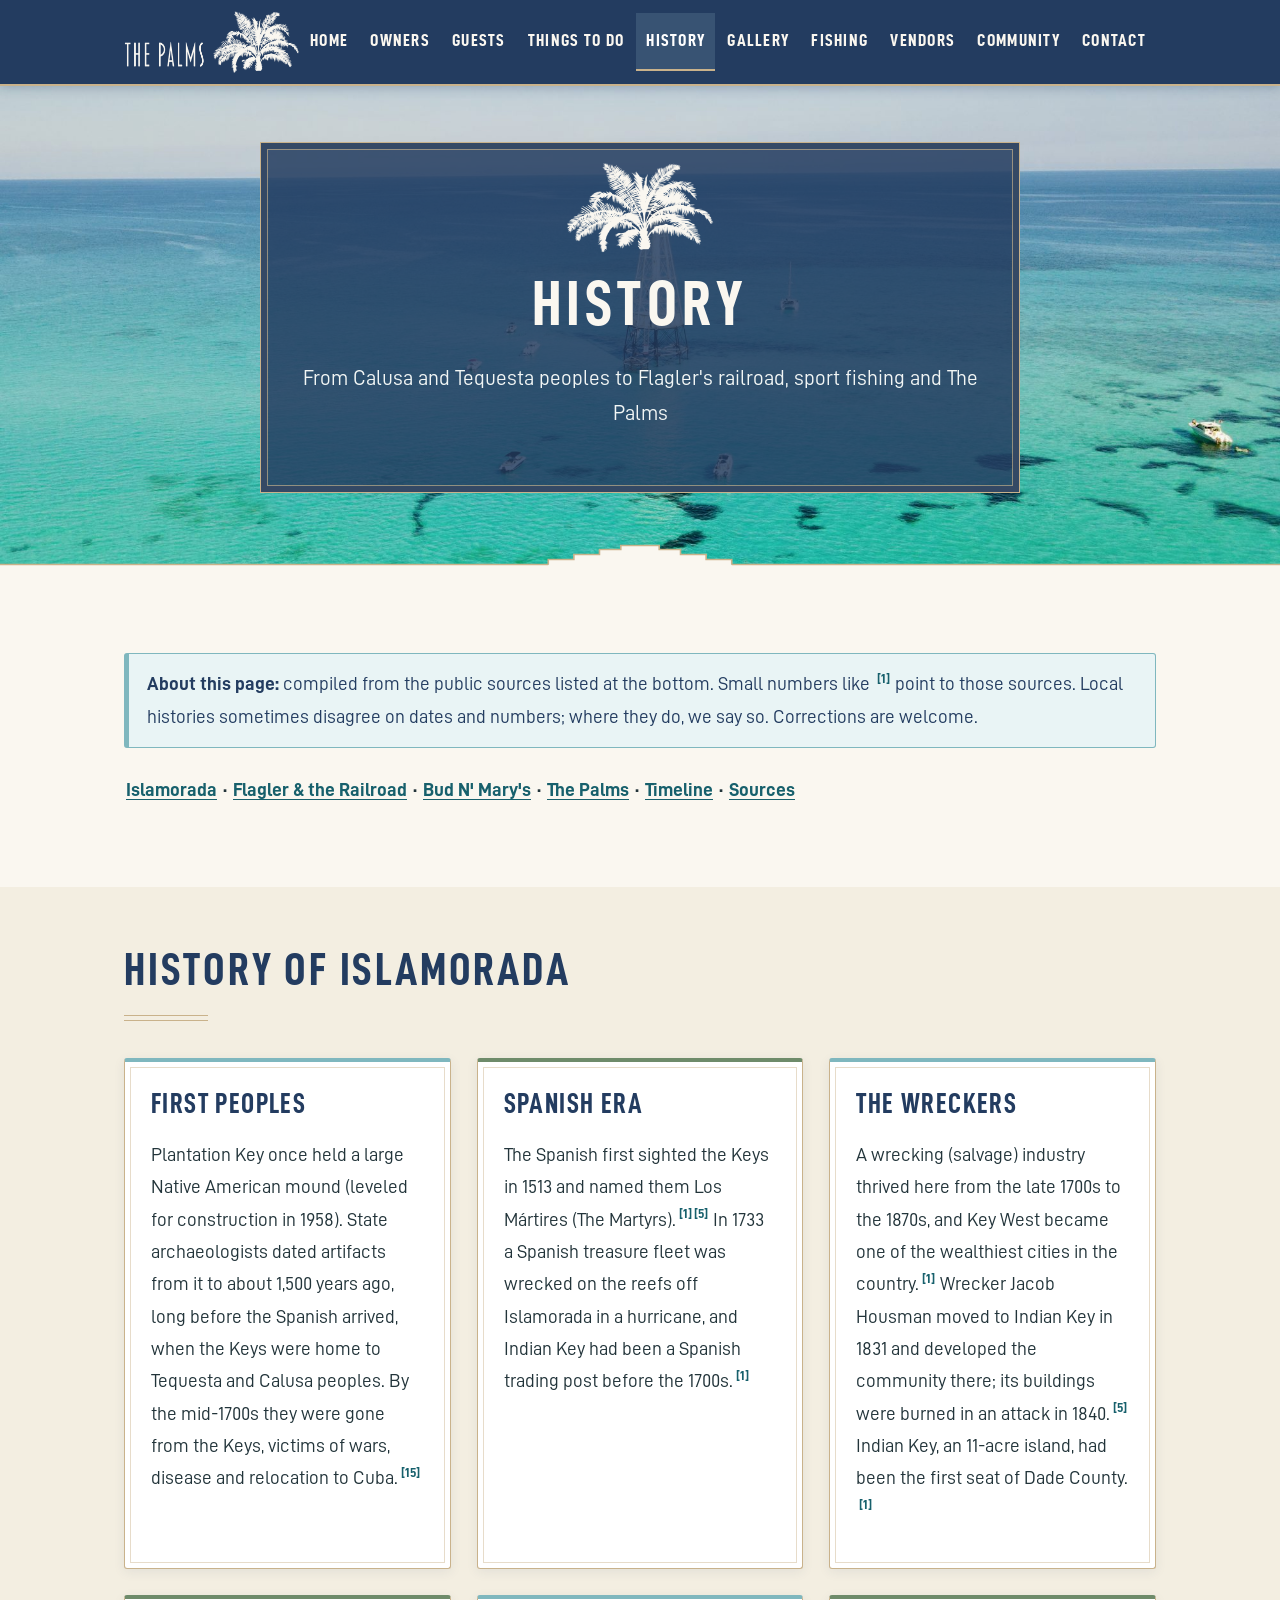
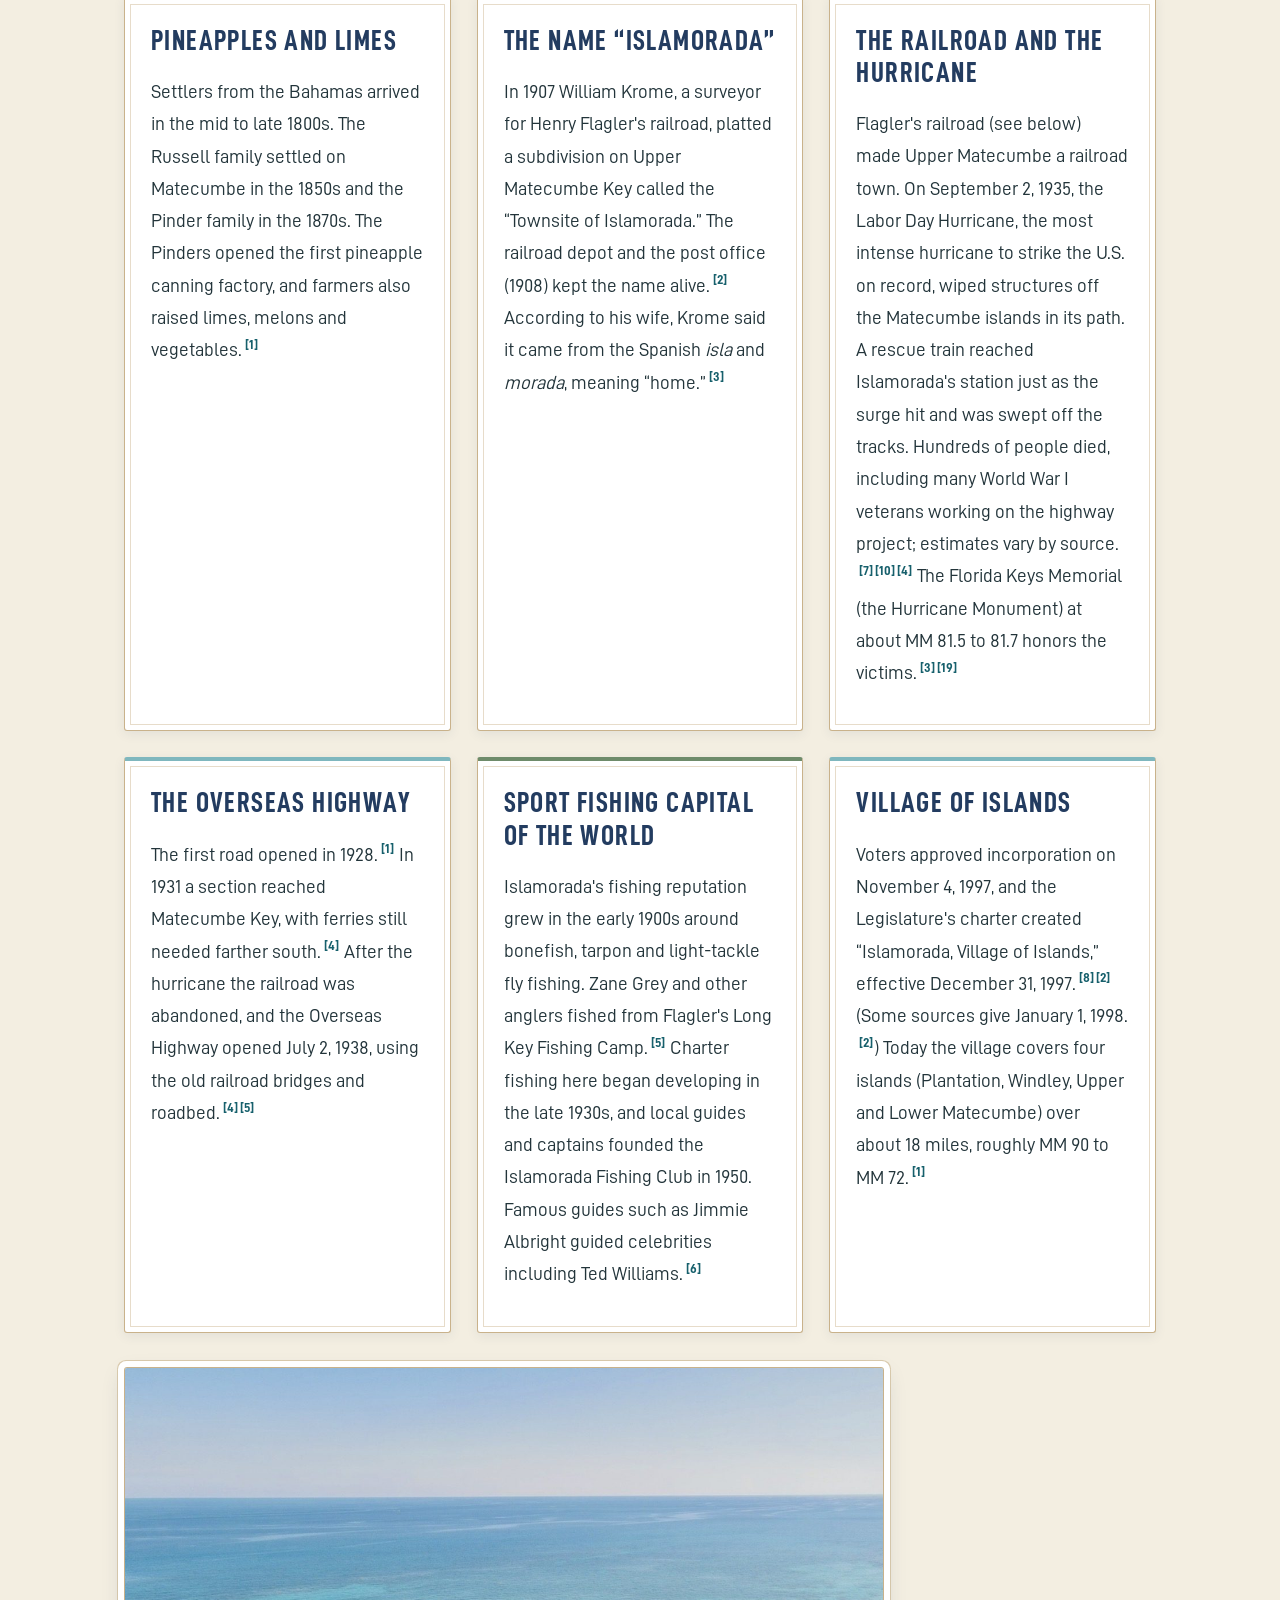
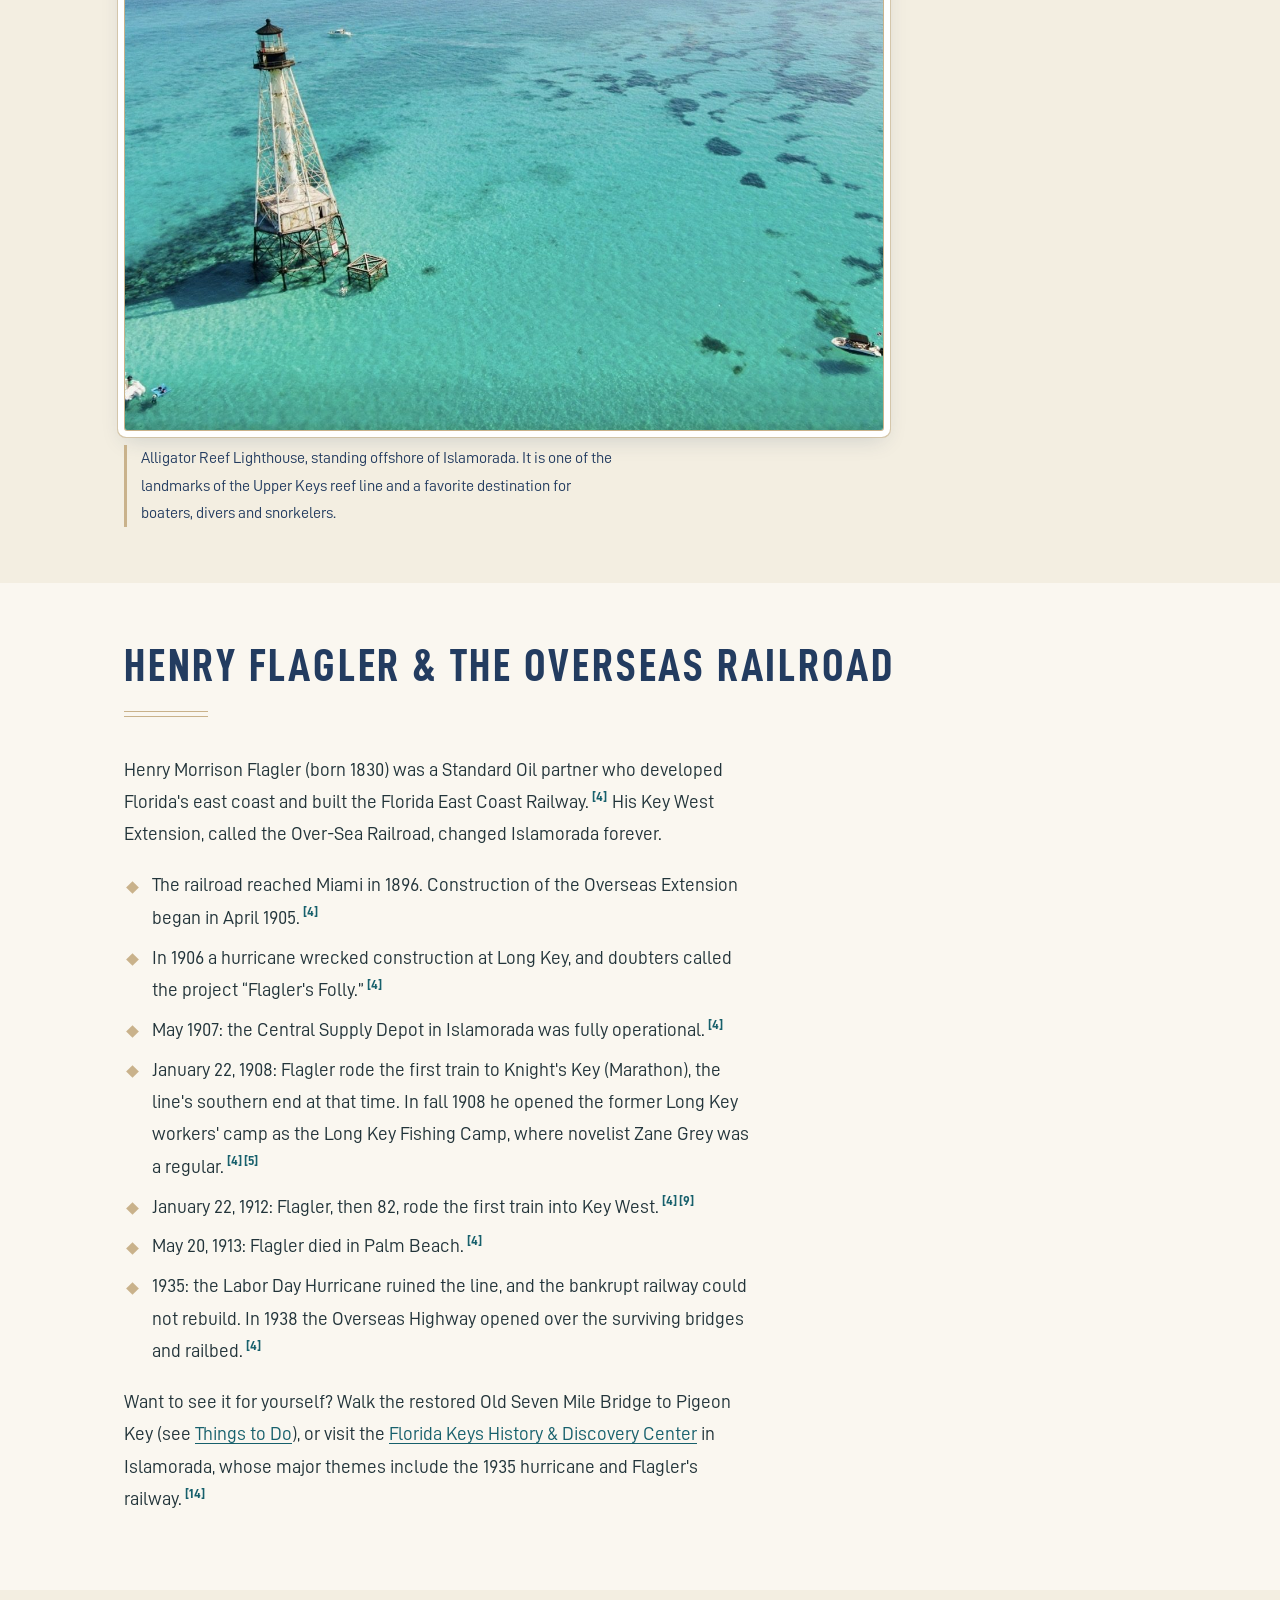
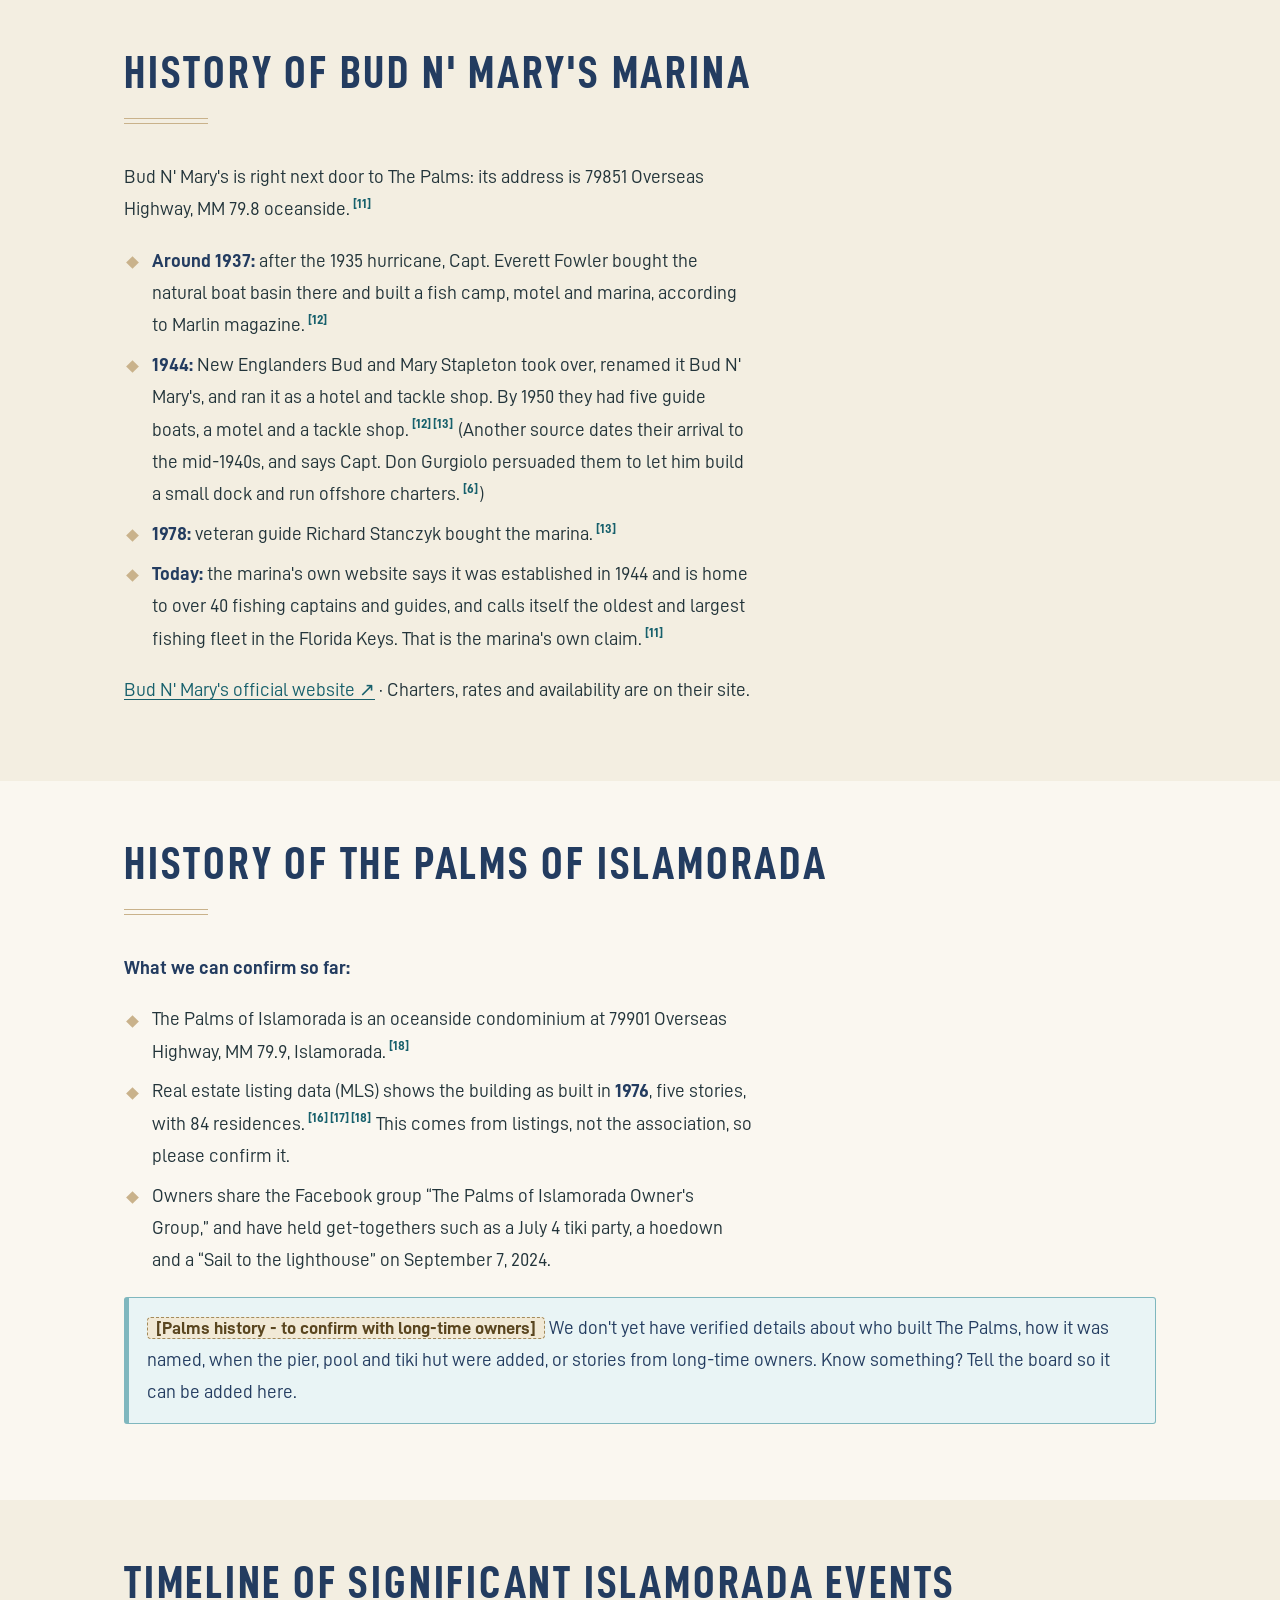
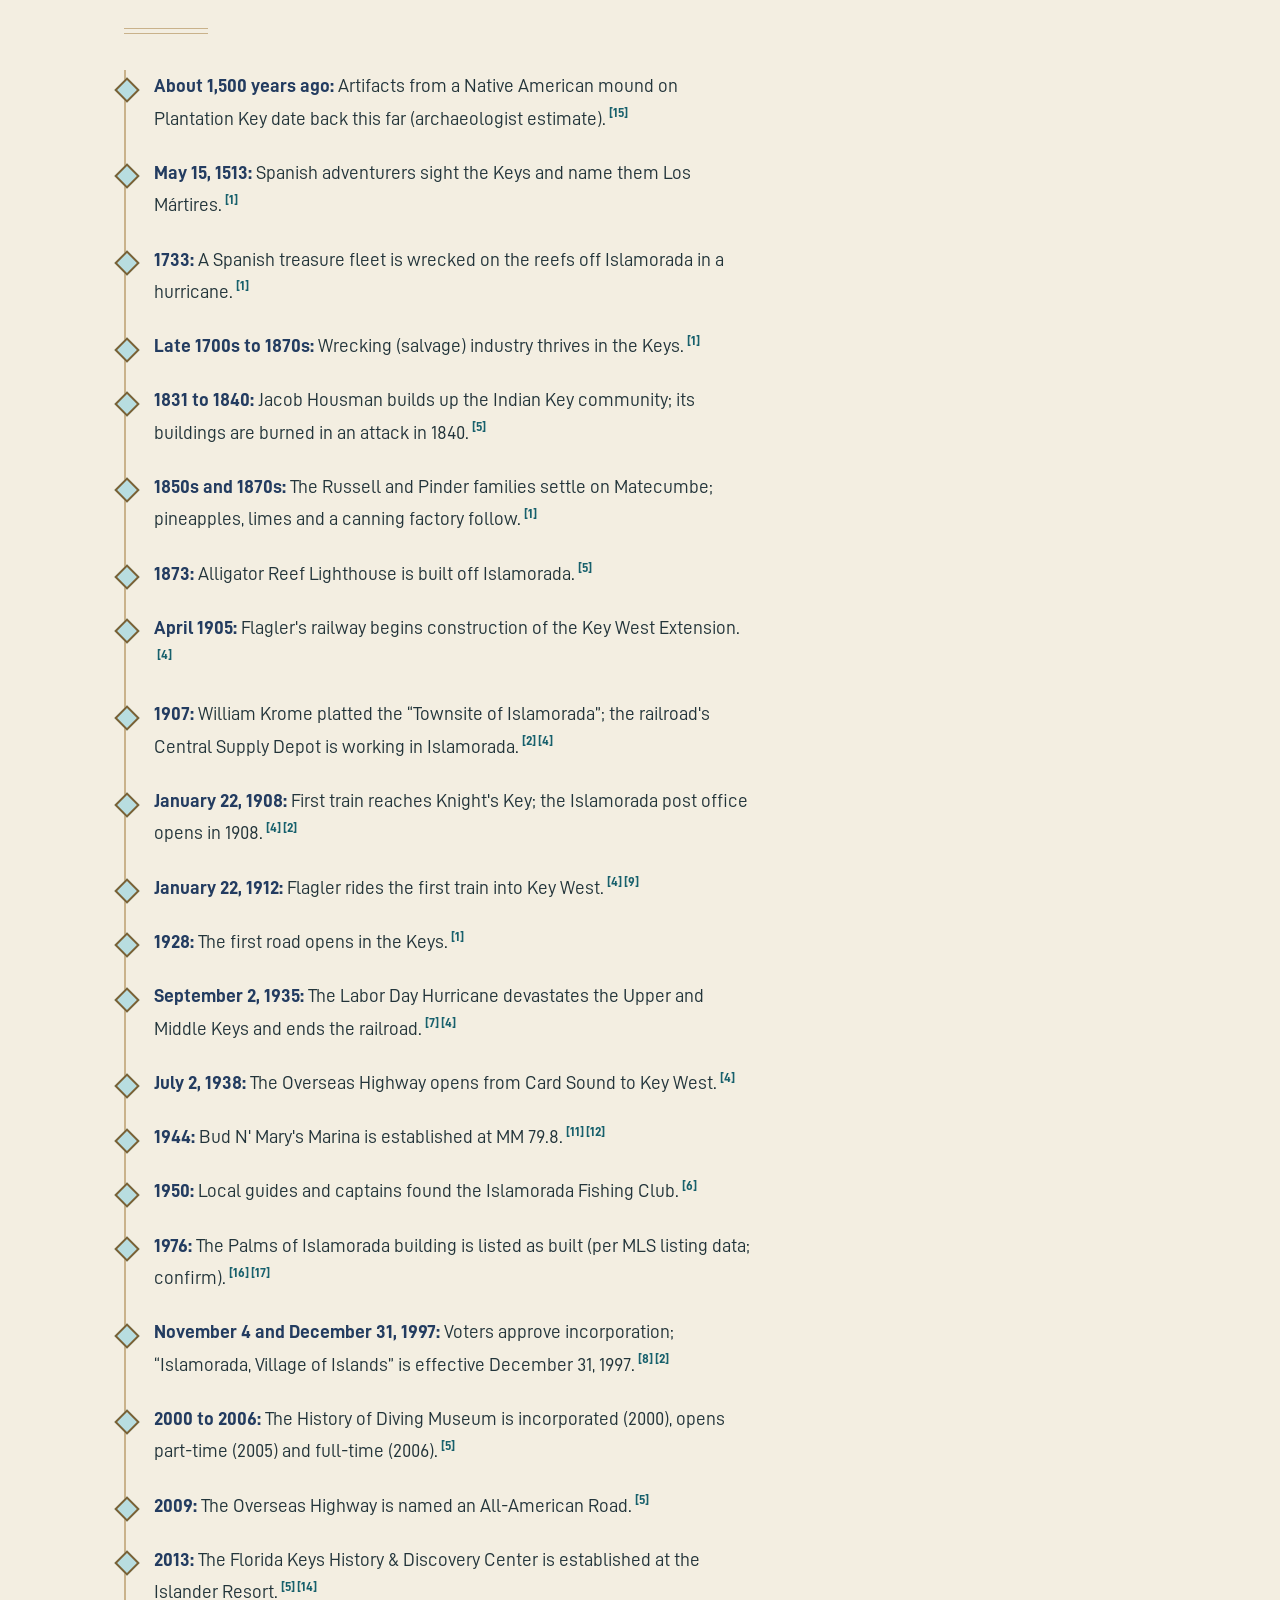
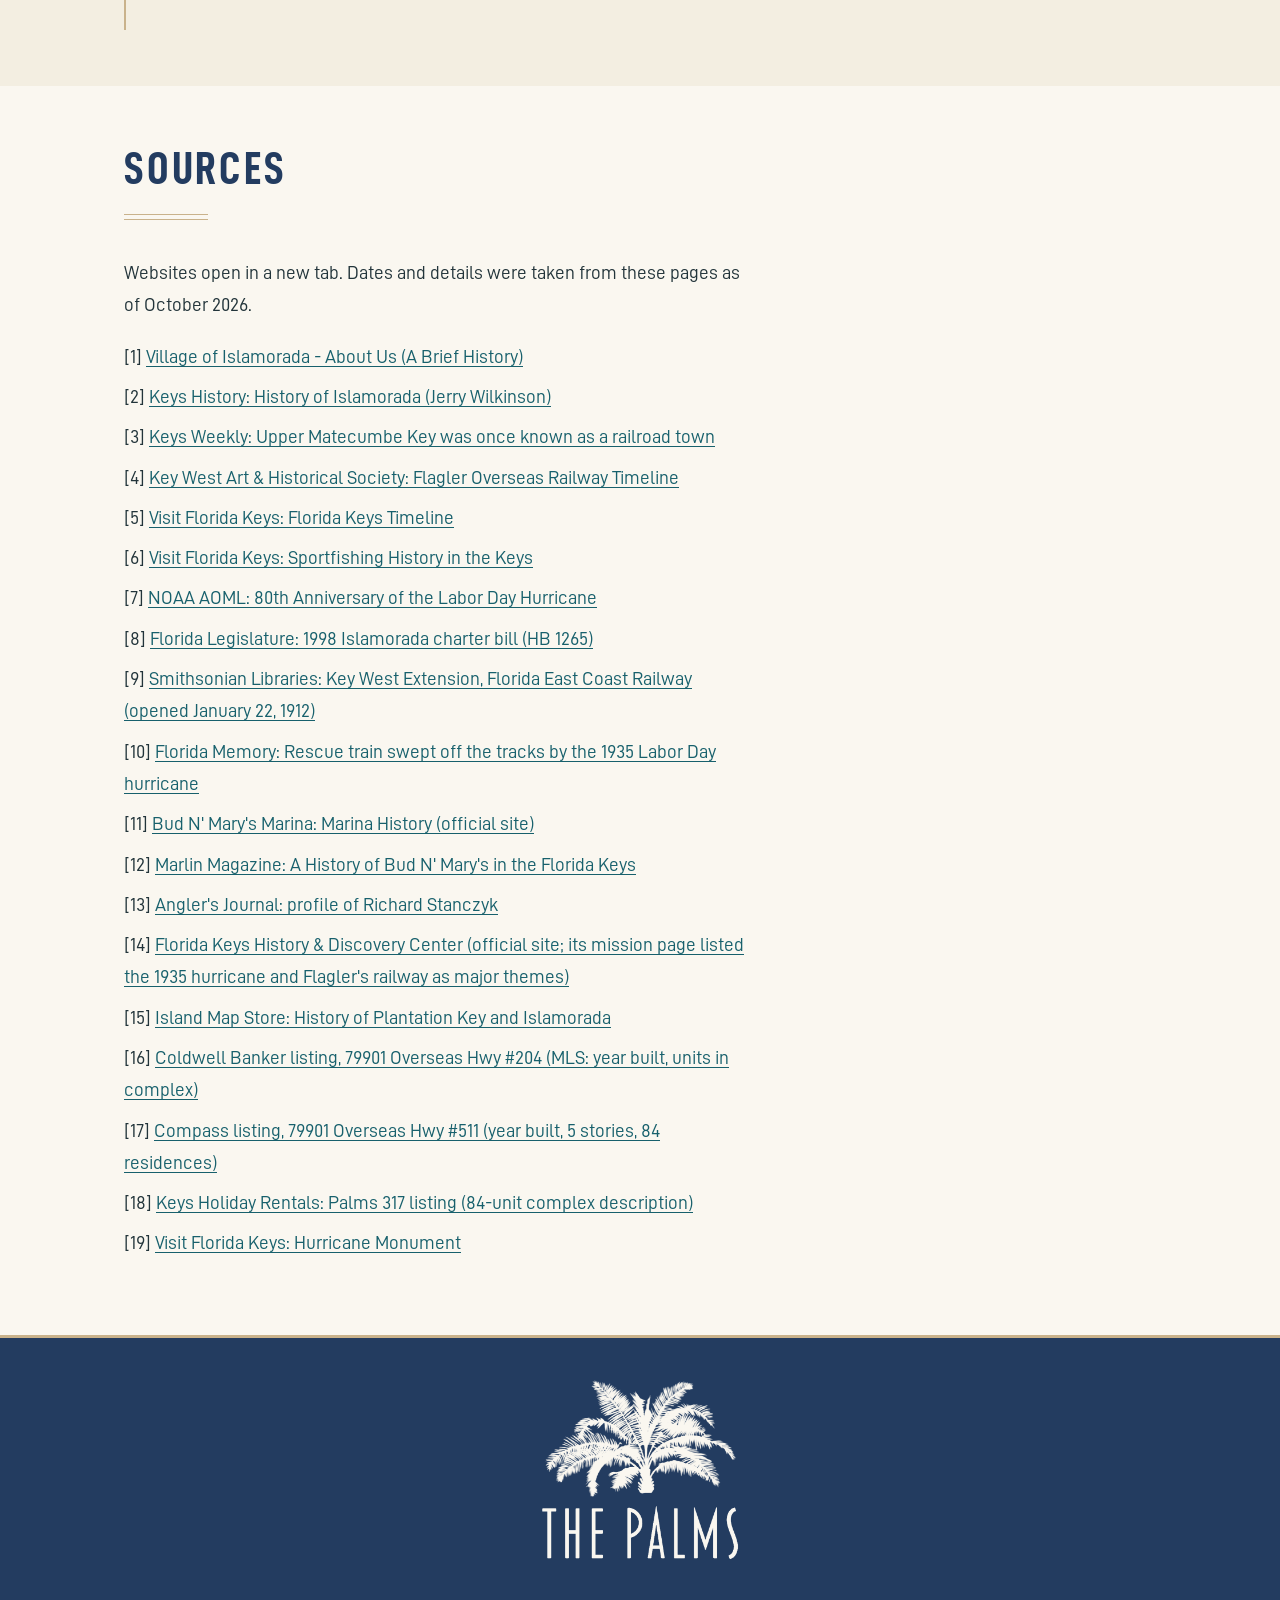
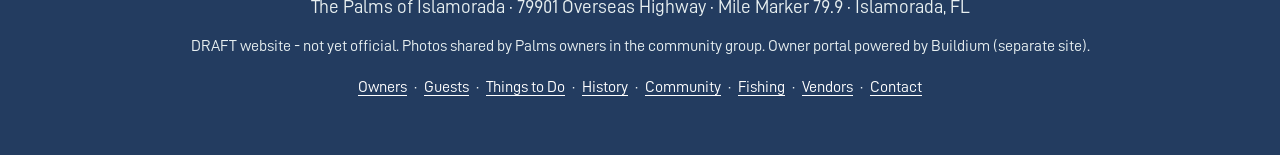
<file: history.html>
<!DOCTYPE html>
<html lang="en"><head>
<meta name="robots" content="noindex,nofollow"><meta charset="utf-8"><meta name="viewport" content="width=device-width,initial-scale=1">
<title>History | The Palms of Islamorada</title>
<meta name="description" content="History of Islamorada, Henry Flagler and the Overseas Railroad, Bud N' Mary's Marina, and The Palms of Islamorada at Mile Marker 79.9, with a timeline and sources.">
<meta name="theme-color" content="#233C60"><link rel="icon" href="images/web/favicon.ico" sizes="any"><link rel="icon" type="image/png" sizes="32x32" href="images/web/favicon-32.png"><link rel="apple-touch-icon" href="images/web/apple-touch-icon.png"><link rel="preload" href="fonts/D-DINCondensed-Bold.woff2" as="font" type="font/woff2" crossorigin><link rel="preload" href="fonts/D-DIN.woff2" as="font" type="font/woff2" crossorigin><link rel="stylesheet" href="style.css"></head><body>
<a class="skip" href="#main">Skip to content</a>
<header class="site"><div class="wrap"><a class="brand" href="index.html"><img src="images/web/palms-logo-horizontal-light.png" width="206" height="64" alt="The Palms of Islamorada logo"></a>
<button class="menu-btn" aria-label="Menu" aria-expanded="false" id="menubtn">Menu</button>
<nav id="nav"><ul><li><a href="index.html">Home</a></li><li><a href="owners.html">Owners</a></li><li><a href="guests.html">Guests</a></li><li><a href="todo.html">Things to Do</a></li><li><a href="history.html" aria-current="page">History</a></li><li><a href="gallery.html">Gallery</a></li><li><a href="fishing.html">Fishing</a></li><li><a href="vendors.html">Vendors</a></li><li><a href="community.html">Community</a></li><li><a href="contact.html">Contact</a></li></ul></nav></div></header>
<div class="hero small" style="--hero:url('images/web/lighthouse-aerial-boats-2.jpg');--hero-pos:center 45%"><div class="hero-card"><h1>History</h1><p>From Calusa and Tequesta peoples to Flagler's railroad, sport fishing and The Palms</p></div><svg class="deco-divider" viewBox="0 0 1200 40" preserveAspectRatio="none" aria-hidden="true"><path d="M0 40V27H514V22H538V17H562V12H582V8H618V12H638V17H662V22H686V27H1200V40Z" fill="#FAF7F0"/><path d="M0 26.5H514M686 26.5H1200" stroke="#C9B28B" stroke-width="1.5" fill="none"/><path d="M514 26.5V21.5H538V16.5H562V11.5H582V7.5H618V11.5H638V16.5H662V21.5H686V26.5" stroke="#C9B28B" stroke-width="1.5" fill="none"/></svg></div>
<main id="main">
<section><div class="wrap"><div class="notice"><strong>About this page:</strong> compiled from the public sources listed at the bottom. Small numbers like <sup class="ref"><a href="#sources">[1]</a></sup> point to those sources. Local histories sometimes disagree on dates and numbers; where they do, we say so. Corrections are welcome.</div>
<p class="jump"><a href="#islamorada">Islamorada</a> · <a href="#flagler">Flagler &amp; the Railroad</a> · <a href="#bud">Bud N' Mary's</a> · <a href="#palms">The Palms</a> · <a href="#timeline">Timeline</a> · <a href="#sources">Sources</a></p></div></section>
<section class="alt" id="islamorada"><div class="wrap"><h2>History of Islamorada</h2><div class="grid"><div class="card"><h3>First peoples</h3><p>Plantation Key once held a large Native American mound (leveled for construction in 1958). State archaeologists dated artifacts from it to about 1,500 years ago, long before the Spanish arrived, when the Keys were home to Tequesta and Calusa peoples. By the mid-1700s they were gone from the Keys, victims of wars, disease and relocation to Cuba.<sup class="ref"><a href="#s15" title="Island Map Store: History of Plantation Key and Islamorada">[15]</a></sup></p></div><div class="card sage"><h3>Spanish era</h3><p>The Spanish first sighted the Keys in 1513 and named them Los Mártires (The Martyrs).<sup class="ref"><a href="#s1" title="Village of Islamorada - About Us (A Brief History)">[1]</a><a href="#s5" title="Visit Florida Keys: Florida Keys Timeline">[5]</a></sup> In 1733 a Spanish treasure fleet was wrecked on the reefs off Islamorada in a hurricane, and Indian Key had been a Spanish trading post before the 1700s.<sup class="ref"><a href="#s1" title="Village of Islamorada - About Us (A Brief History)">[1]</a></sup></p></div><div class="card"><h3>The wreckers</h3><p>A wrecking (salvage) industry thrived here from the late 1700s to the 1870s, and Key West became one of the wealthiest cities in the country.<sup class="ref"><a href="#s1" title="Village of Islamorada - About Us (A Brief History)">[1]</a></sup> Wrecker Jacob Housman moved to Indian Key in 1831 and developed the community there; its buildings were burned in an attack in 1840.<sup class="ref"><a href="#s5" title="Visit Florida Keys: Florida Keys Timeline">[5]</a></sup> Indian Key, an 11-acre island, had been the first seat of Dade County.<sup class="ref"><a href="#s1" title="Village of Islamorada - About Us (A Brief History)">[1]</a></sup></p></div><div class="card sage"><h3>Pineapples and limes</h3><p>Settlers from the Bahamas arrived in the mid to late 1800s. The Russell family settled on Matecumbe in the 1850s and the Pinder family in the 1870s. The Pinders opened the first pineapple canning factory, and farmers also raised limes, melons and vegetables.<sup class="ref"><a href="#s1" title="Village of Islamorada - About Us (A Brief History)">[1]</a></sup></p></div><div class="card"><h3>The name “Islamorada”</h3><p>In 1907 William Krome, a surveyor for Henry Flagler's railroad, platted a subdivision on Upper Matecumbe Key called the “Townsite of Islamorada.” The railroad depot and the post office (1908) kept the name alive.<sup class="ref"><a href="#s2" title="Keys History: History of Islamorada (Jerry Wilkinson)">[2]</a></sup> According to his wife, Krome said it came from the Spanish <em>isla</em> and <em>morada</em>, meaning “home.”<sup class="ref"><a href="#s3" title="Keys Weekly: Upper Matecumbe Key was once known as a railroad town">[3]</a></sup></p></div><div class="card sage"><h3>The railroad and the hurricane</h3><p>Flagler's railroad (see below) made Upper Matecumbe a railroad town. On September 2, 1935, the Labor Day Hurricane, the most intense hurricane to strike the U.S. on record, wiped structures off the Matecumbe islands in its path. A rescue train reached Islamorada's station just as the surge hit and was swept off the tracks. Hundreds of people died, including many World War I veterans working on the highway project; estimates vary by source.<sup class="ref"><a href="#s7" title="NOAA AOML: 80th Anniversary of the Labor Day Hurricane">[7]</a><a href="#s10" title="Florida Memory: Rescue train swept off the tracks by the 1935 Labor Day hurricane">[10]</a><a href="#s4" title="Key West Art & Historical Society: Flagler Overseas Railway Timeline">[4]</a></sup> The Florida Keys Memorial (the Hurricane Monument) at about MM 81.5 to 81.7 honors the victims.<sup class="ref"><a href="#s3" title="Keys Weekly: Upper Matecumbe Key was once known as a railroad town">[3]</a><a href="#s19" title="Visit Florida Keys: Hurricane Monument">[19]</a></sup></p></div><div class="card"><h3>The Overseas Highway</h3><p>The first road opened in 1928.<sup class="ref"><a href="#s1" title="Village of Islamorada - About Us (A Brief History)">[1]</a></sup> In 1931 a section reached Matecumbe Key, with ferries still needed farther south.<sup class="ref"><a href="#s4" title="Key West Art & Historical Society: Flagler Overseas Railway Timeline">[4]</a></sup> After the hurricane the railroad was abandoned, and the Overseas Highway opened July 2, 1938, using the old railroad bridges and roadbed.<sup class="ref"><a href="#s4" title="Key West Art & Historical Society: Flagler Overseas Railway Timeline">[4]</a><a href="#s5" title="Visit Florida Keys: Florida Keys Timeline">[5]</a></sup></p></div><div class="card sage"><h3>Sport Fishing Capital of the World</h3><p>Islamorada's fishing reputation grew in the early 1900s around bonefish, tarpon and light-tackle fly fishing. Zane Grey and other anglers fished from Flagler's Long Key Fishing Camp.<sup class="ref"><a href="#s5" title="Visit Florida Keys: Florida Keys Timeline">[5]</a></sup> Charter fishing here began developing in the late 1930s, and local guides and captains founded the Islamorada Fishing Club in 1950. Famous guides such as Jimmie Albright guided celebrities including Ted Williams.<sup class="ref"><a href="#s6" title="Visit Florida Keys: Sportfishing History in the Keys">[6]</a></sup></p></div><div class="card"><h3>Village of Islands</h3><p>Voters approved incorporation on November 4, 1997, and the Legislature's charter created “Islamorada, Village of Islands,” effective December 31, 1997.<sup class="ref"><a href="#s8" title="Florida Legislature: 1998 Islamorada charter bill (HB 1265)">[8]</a><a href="#s2" title="Keys History: History of Islamorada (Jerry Wilkinson)">[2]</a></sup> (Some sources give January 1, 1998.<sup class="ref"><a href="#s2" title="Keys History: History of Islamorada (Jerry Wilkinson)">[2]</a></sup>) Today the village covers four islands (Plantation, Windley, Upper and Lower Matecumbe) over about 18 miles, roughly MM 90 to MM 72.<sup class="ref"><a href="#s1" title="Village of Islamorada - About Us (A Brief History)">[1]</a></sup></p></div></div><figure class="figure"><img class="photo" src="images/web/alligator-reef-lighthouse-aerial.jpg" alt="Aerial view of Alligator Reef Lighthouse standing in clear turquoise water off Islamorada" loading="lazy"><figcaption>Alligator Reef Lighthouse, standing offshore of Islamorada. It is one of the landmarks of the Upper Keys reef line and a favorite destination for boaters, divers and snorkelers.</figcaption></figure></div></section>
<section id="flagler"><div class="wrap"><h2>Henry Flagler &amp; the Overseas Railroad</h2><p>Henry Morrison Flagler (born 1830) was a Standard Oil partner who developed Florida's east coast and built the Florida East Coast Railway.<sup class="ref"><a href="#s4" title="Key West Art & Historical Society: Flagler Overseas Railway Timeline">[4]</a></sup> His Key West Extension, called the Over-Sea Railroad, changed Islamorada forever.</p>
<ul class="checks">
<li>The railroad reached Miami in 1896. Construction of the Overseas Extension began in April 1905.<sup class="ref"><a href="#s4" title="Key West Art & Historical Society: Flagler Overseas Railway Timeline">[4]</a></sup></li>
<li>In 1906 a hurricane wrecked construction at Long Key, and doubters called the project “Flagler's Folly.”<sup class="ref"><a href="#s4" title="Key West Art & Historical Society: Flagler Overseas Railway Timeline">[4]</a></sup></li>
<li>May 1907: the Central Supply Depot in Islamorada was fully operational.<sup class="ref"><a href="#s4" title="Key West Art & Historical Society: Flagler Overseas Railway Timeline">[4]</a></sup></li>
<li>January 22, 1908: Flagler rode the first train to Knight's Key (Marathon), the line's southern end at that time. In fall 1908 he opened the former Long Key workers' camp as the Long Key Fishing Camp, where novelist Zane Grey was a regular.<sup class="ref"><a href="#s4" title="Key West Art & Historical Society: Flagler Overseas Railway Timeline">[4]</a><a href="#s5" title="Visit Florida Keys: Florida Keys Timeline">[5]</a></sup></li>
<li>January 22, 1912: Flagler, then 82, rode the first train into Key West.<sup class="ref"><a href="#s4" title="Key West Art & Historical Society: Flagler Overseas Railway Timeline">[4]</a><a href="#s9" title="Smithsonian Libraries: Key West Extension, Florida East Coast Railway (opened January 22, 1912)">[9]</a></sup></li>
<li>May 20, 1913: Flagler died in Palm Beach.<sup class="ref"><a href="#s4" title="Key West Art & Historical Society: Flagler Overseas Railway Timeline">[4]</a></sup></li>
<li>1935: the Labor Day Hurricane ruined the line, and the bankrupt railway could not rebuild. In 1938 the Overseas Highway opened over the surviving bridges and railbed.<sup class="ref"><a href="#s4" title="Key West Art & Historical Society: Flagler Overseas Railway Timeline">[4]</a></sup></li>
</ul>
<p>Want to see it for yourself? Walk the restored Old Seven Mile Bridge to Pigeon Key (see <a href="todo.html#park">Things to Do</a>), or visit the <a href="https://www.keysdiscovery.com/" target="_blank" rel="noopener noreferrer">Florida Keys History &amp; Discovery Center</a> in Islamorada, whose major themes include the 1935 hurricane and Flagler's railway.<sup class="ref"><a href="#s14" title="Florida Keys History & Discovery Center (official site; its mission page listed the 1935 hurricane and Flagler's railway as major themes)">[14]</a></sup></p></div></section>
<section class="alt" id="bud"><div class="wrap"><h2>History of Bud N' Mary's Marina</h2><p>Bud N' Mary's is right next door to The Palms: its address is 79851 Overseas Highway, MM 79.8 oceanside.<sup class="ref"><a href="#s11" title="Bud N' Mary's Marina: Marina History (official site)">[11]</a></sup></p>
<ul class="checks">
<li><strong>Around 1937:</strong> after the 1935 hurricane, Capt. Everett Fowler bought the natural boat basin there and built a fish camp, motel and marina, according to Marlin magazine.<sup class="ref"><a href="#s12" title="Marlin Magazine: A History of Bud N' Mary's in the Florida Keys">[12]</a></sup></li>
<li><strong>1944:</strong> New Englanders Bud and Mary Stapleton took over, renamed it Bud N' Mary's, and ran it as a hotel and tackle shop. By 1950 they had five guide boats, a motel and a tackle shop.<sup class="ref"><a href="#s12" title="Marlin Magazine: A History of Bud N' Mary's in the Florida Keys">[12]</a><a href="#s13" title="Angler's Journal: profile of Richard Stanczyk">[13]</a></sup> (Another source dates their arrival to the mid-1940s, and says Capt. Don Gurgiolo persuaded them to let him build a small dock and run offshore charters.<sup class="ref"><a href="#s6" title="Visit Florida Keys: Sportfishing History in the Keys">[6]</a></sup>)</li>
<li><strong>1978:</strong> veteran guide Richard Stanczyk bought the marina.<sup class="ref"><a href="#s13" title="Angler's Journal: profile of Richard Stanczyk">[13]</a></sup></li>
<li><strong>Today:</strong> the marina's own website says it was established in 1944 and is home to over 40 fishing captains and guides, and calls itself the oldest and largest fishing fleet in the Florida Keys. That is the marina's own claim.<sup class="ref"><a href="#s11" title="Bud N' Mary's Marina: Marina History (official site)">[11]</a></sup></li>
</ul>
<p><a class="weblink" href="https://www.budnmarys.com/" target="_blank" rel="noopener noreferrer">Bud N' Mary's official website ↗</a> · Charters, rates and availability are on their site.</p></div></section>
<section id="palms"><div class="wrap"><h2>History of The Palms of Islamorada</h2><p><strong>What we can confirm so far:</strong></p>
<ul class="checks">
<li>The Palms of Islamorada is an oceanside condominium at 79901 Overseas Highway, MM 79.9, Islamorada.<sup class="ref"><a href="#s18" title="Keys Holiday Rentals: Palms 317 listing (84-unit complex description)">[18]</a></sup></li>
<li>Real estate listing data (MLS) shows the building as built in <strong>1976</strong>, five stories, with 84 residences.<sup class="ref"><a href="#s16" title="Coldwell Banker listing, 79901 Overseas Hwy #204 (MLS: year built, units in complex)">[16]</a><a href="#s17" title="Compass listing, 79901 Overseas Hwy #511 (year built, 5 stories, 84 residences)">[17]</a><a href="#s18" title="Keys Holiday Rentals: Palms 317 listing (84-unit complex description)">[18]</a></sup> This comes from listings, not the association, so please confirm it.</li>
<li>Owners share the Facebook group “The Palms of Islamorada Owner's Group,” and have held get-togethers such as a July 4 tiki party, a hoedown and a “Sail to the lighthouse” on September 7, 2024.</li>
</ul>
<div class="notice"><span class="ph">[Palms history - to confirm with long-time owners]</span> We don't yet have verified details about who built The Palms, how it was named, when the pier, pool and tiki hut were added, or stories from long-time owners. Know something? Tell the board so it can be added here.</div></div></section>
<section class="alt" id="timeline"><div class="wrap"><h2>Timeline of significant Islamorada events</h2><ul class="timeline"><li><strong>About 1,500 years ago:</strong> Artifacts from a Native American mound on Plantation Key date back this far (archaeologist estimate).<sup class="ref"><a href="#s15" title="Island Map Store: History of Plantation Key and Islamorada">[15]</a></sup></li><li><strong>May 15, 1513:</strong> Spanish adventurers sight the Keys and name them Los Mártires.<sup class="ref"><a href="#s1" title="Village of Islamorada - About Us (A Brief History)">[1]</a></sup></li><li><strong>1733:</strong> A Spanish treasure fleet is wrecked on the reefs off Islamorada in a hurricane.<sup class="ref"><a href="#s1" title="Village of Islamorada - About Us (A Brief History)">[1]</a></sup></li><li><strong>Late 1700s to 1870s:</strong> Wrecking (salvage) industry thrives in the Keys.<sup class="ref"><a href="#s1" title="Village of Islamorada - About Us (A Brief History)">[1]</a></sup></li><li><strong>1831 to 1840:</strong> Jacob Housman builds up the Indian Key community; its buildings are burned in an attack in 1840.<sup class="ref"><a href="#s5" title="Visit Florida Keys: Florida Keys Timeline">[5]</a></sup></li><li><strong>1850s and 1870s:</strong> The Russell and Pinder families settle on Matecumbe; pineapples, limes and a canning factory follow.<sup class="ref"><a href="#s1" title="Village of Islamorada - About Us (A Brief History)">[1]</a></sup></li><li><strong>1873:</strong> Alligator Reef Lighthouse is built off Islamorada.<sup class="ref"><a href="#s5" title="Visit Florida Keys: Florida Keys Timeline">[5]</a></sup></li><li><strong>April 1905:</strong> Flagler's railway begins construction of the Key West Extension.<sup class="ref"><a href="#s4" title="Key West Art & Historical Society: Flagler Overseas Railway Timeline">[4]</a></sup></li><li><strong>1907:</strong> William Krome platted the “Townsite of Islamorada”; the railroad's Central Supply Depot is working in Islamorada.<sup class="ref"><a href="#s2" title="Keys History: History of Islamorada (Jerry Wilkinson)">[2]</a><a href="#s4" title="Key West Art & Historical Society: Flagler Overseas Railway Timeline">[4]</a></sup></li><li><strong>January 22, 1908:</strong> First train reaches Knight's Key; the Islamorada post office opens in 1908.<sup class="ref"><a href="#s4" title="Key West Art & Historical Society: Flagler Overseas Railway Timeline">[4]</a><a href="#s2" title="Keys History: History of Islamorada (Jerry Wilkinson)">[2]</a></sup></li><li><strong>January 22, 1912:</strong> Flagler rides the first train into Key West.<sup class="ref"><a href="#s4" title="Key West Art & Historical Society: Flagler Overseas Railway Timeline">[4]</a><a href="#s9" title="Smithsonian Libraries: Key West Extension, Florida East Coast Railway (opened January 22, 1912)">[9]</a></sup></li><li><strong>1928:</strong> The first road opens in the Keys.<sup class="ref"><a href="#s1" title="Village of Islamorada - About Us (A Brief History)">[1]</a></sup></li><li><strong>September 2, 1935:</strong> The Labor Day Hurricane devastates the Upper and Middle Keys and ends the railroad.<sup class="ref"><a href="#s7" title="NOAA AOML: 80th Anniversary of the Labor Day Hurricane">[7]</a><a href="#s4" title="Key West Art & Historical Society: Flagler Overseas Railway Timeline">[4]</a></sup></li><li><strong>July 2, 1938:</strong> The Overseas Highway opens from Card Sound to Key West.<sup class="ref"><a href="#s4" title="Key West Art & Historical Society: Flagler Overseas Railway Timeline">[4]</a></sup></li><li><strong>1944:</strong> Bud N' Mary's Marina is established at MM 79.8.<sup class="ref"><a href="#s11" title="Bud N' Mary's Marina: Marina History (official site)">[11]</a><a href="#s12" title="Marlin Magazine: A History of Bud N' Mary's in the Florida Keys">[12]</a></sup></li><li><strong>1950:</strong> Local guides and captains found the Islamorada Fishing Club.<sup class="ref"><a href="#s6" title="Visit Florida Keys: Sportfishing History in the Keys">[6]</a></sup></li><li><strong>1976:</strong> The Palms of Islamorada building is listed as built (per MLS listing data; confirm).<sup class="ref"><a href="#s16" title="Coldwell Banker listing, 79901 Overseas Hwy #204 (MLS: year built, units in complex)">[16]</a><a href="#s17" title="Compass listing, 79901 Overseas Hwy #511 (year built, 5 stories, 84 residences)">[17]</a></sup></li><li><strong>November 4 and December 31, 1997:</strong> Voters approve incorporation; “Islamorada, Village of Islands” is effective December 31, 1997.<sup class="ref"><a href="#s8" title="Florida Legislature: 1998 Islamorada charter bill (HB 1265)">[8]</a><a href="#s2" title="Keys History: History of Islamorada (Jerry Wilkinson)">[2]</a></sup></li><li><strong>2000 to 2006:</strong> The History of Diving Museum is incorporated (2000), opens part-time (2005) and full-time (2006).<sup class="ref"><a href="#s5" title="Visit Florida Keys: Florida Keys Timeline">[5]</a></sup></li><li><strong>2009:</strong> The Overseas Highway is named an All-American Road.<sup class="ref"><a href="#s5" title="Visit Florida Keys: Florida Keys Timeline">[5]</a></sup></li><li><strong>2013:</strong> The Florida Keys History & Discovery Center is established at the Islander Resort.<sup class="ref"><a href="#s5" title="Visit Florida Keys: Florida Keys Timeline">[5]</a><a href="#s14" title="Florida Keys History & Discovery Center (official site; its mission page listed the 1935 hurricane and Flagler's railway as major themes)">[14]</a></sup></li></ul></div></section>
<section id="sources"><div class="wrap"><h2>Sources</h2><p>Websites open in a new tab. Dates and details were taken from these pages as of October 2026.</p><ol class="sources" style="list-style:none;padding:0"><li id="s1">[1] <a href="https://www.islamorada.fl.us/382/About-Us" target="_blank" rel="noopener noreferrer">Village of Islamorada - About Us (A Brief History)</a></li><li id="s2">[2] <a href="https://www.keyshistory.org/islamorada.html" target="_blank" rel="noopener noreferrer">Keys History: History of Islamorada (Jerry Wilkinson)</a></li><li id="s3">[3] <a href="https://keysweekly.com/42/keys-history-upper-matecumbe-key-was-once-known-as-a-railroad-town/" target="_blank" rel="noopener noreferrer">Keys Weekly: Upper Matecumbe Key was once known as a railroad town</a></li><li id="s4">[4] <a href="https://www.kwahs.org/overseas-railway-timeline/" target="_blank" rel="noopener noreferrer">Key West Art & Historical Society: Flagler Overseas Railway Timeline</a></li><li id="s5">[5] <a href="https://visitfloridakeys.com/discover-the-keys/jump-in/all-about-the-florida-keys/florida-keys-timeline" target="_blank" rel="noopener noreferrer">Visit Florida Keys: Florida Keys Timeline</a></li><li id="s6">[6] <a href="https://visitfloridakeys.com/experiences/what-were-famous-for/fishing/sportfishing-history-in-the-keys" target="_blank" rel="noopener noreferrer">Visit Florida Keys: Sportfishing History in the Keys</a></li><li id="s7">[7] <a href="https://www.aoml.noaa.gov/hurricane_blog/80th-anniversary-of-the-labor-day-hurricane-and-first-hurricane-reconnaissance/" target="_blank" rel="noopener noreferrer">NOAA AOML: 80th Anniversary of the Labor Day Hurricane</a></li><li id="s8">[8] <a href="https://www.flsenate.gov/Session/Bill/1998/1265/BillText/er/PDF" target="_blank" rel="noopener noreferrer">Florida Legislature: 1998 Islamorada charter bill (HB 1265)</a></li><li id="s9">[9] <a href="https://library.si.edu/digital-library/book/keywestextension00flor" target="_blank" rel="noopener noreferrer">Smithsonian Libraries: Key West Extension, Florida East Coast Railway (opened January 22, 1912)</a></li><li id="s10">[10] <a href="https://www.floridamemory.com/items/show/149572" target="_blank" rel="noopener noreferrer">Florida Memory: Rescue train swept off the tracks by the 1935 Labor Day hurricane</a></li><li id="s11">[11] <a href="https://www.budnmarys.com/about-bud-n-marys/marina-history/" target="_blank" rel="noopener noreferrer">Bud N' Mary's Marina: Marina History (official site)</a></li><li id="s12">[12] <a href="https://www.marlinmag.com/story/travel/bud-n-marys-marina-islamorada-florida-keys/" target="_blank" rel="noopener noreferrer">Marlin Magazine: A History of Bud N' Mary's in the Florida Keys</a></li><li id="s13">[13] <a href="https://anglersjournal.com/people/the-real-deal/" target="_blank" rel="noopener noreferrer">Angler's Journal: profile of Richard Stanczyk</a></li><li id="s14">[14] <a href="https://www.keysdiscovery.com/" target="_blank" rel="noopener noreferrer">Florida Keys History & Discovery Center (official site; its mission page listed the 1935 hurricane and Flagler's railway as major themes)</a></li><li id="s15">[15] <a href="https://islandmapstore.com/2020/07/history-of-plantation-key-and-islamorada/" target="_blank" rel="noopener noreferrer">Island Map Store: History of Plantation Key and Islamorada</a></li><li id="s16">[16] <a href="https://www.coldwellbankerhomes.com/fl/islamorada/79901-overseas-higway-204/pid_69330089/" target="_blank" rel="noopener noreferrer">Coldwell Banker listing, 79901 Overseas Hwy #204 (MLS: year built, units in complex)</a></li><li id="s17">[17] <a href="https://www.compass.com/homedetails/79901-Overseas-Hwy-Unit-511-Islamorada-FL-33036/1DK7M7_pid/" target="_blank" rel="noopener noreferrer">Compass listing, 79901 Overseas Hwy #511 (year built, 5 stories, 84 residences)</a></li><li id="s18">[18] <a href="https://www.keysholidayrentals.com/vacation-rentals/rental/palms-317/" target="_blank" rel="noopener noreferrer">Keys Holiday Rentals: Palms 317 listing (84-unit complex description)</a></li><li id="s19">[19] <a href="https://visitfloridakeys.com/business-directory/hurricane-monument" target="_blank" rel="noopener noreferrer">Visit Florida Keys: Hurricane Monument</a></li></ol></div></section>
</main>
<footer><a class="footer-logo" href="index.html"><img src="images/web/palms-logo-light.png" width="200" height="183" alt="The Palms of Islamorada logo"></a><p>The Palms of Islamorada · 79901 Overseas Highway · Mile Marker 79.9 · Islamorada, FL</p>
<p class="small">DRAFT website - not yet official. Photos shared by Palms owners in the community group. Owner portal powered by Buildium (separate site).</p>
<p class="small"><a href="owners.html">Owners</a> · <a href="guests.html">Guests</a> · <a href="todo.html">Things to Do</a> · <a href="history.html">History</a> · <a href="community.html">Community</a> · <a href="fishing.html">Fishing</a> · <a href="vendors.html">Vendors</a> · <a href="contact.html">Contact</a></p></footer>
<script src="site.js"></script></body></html>
</file>
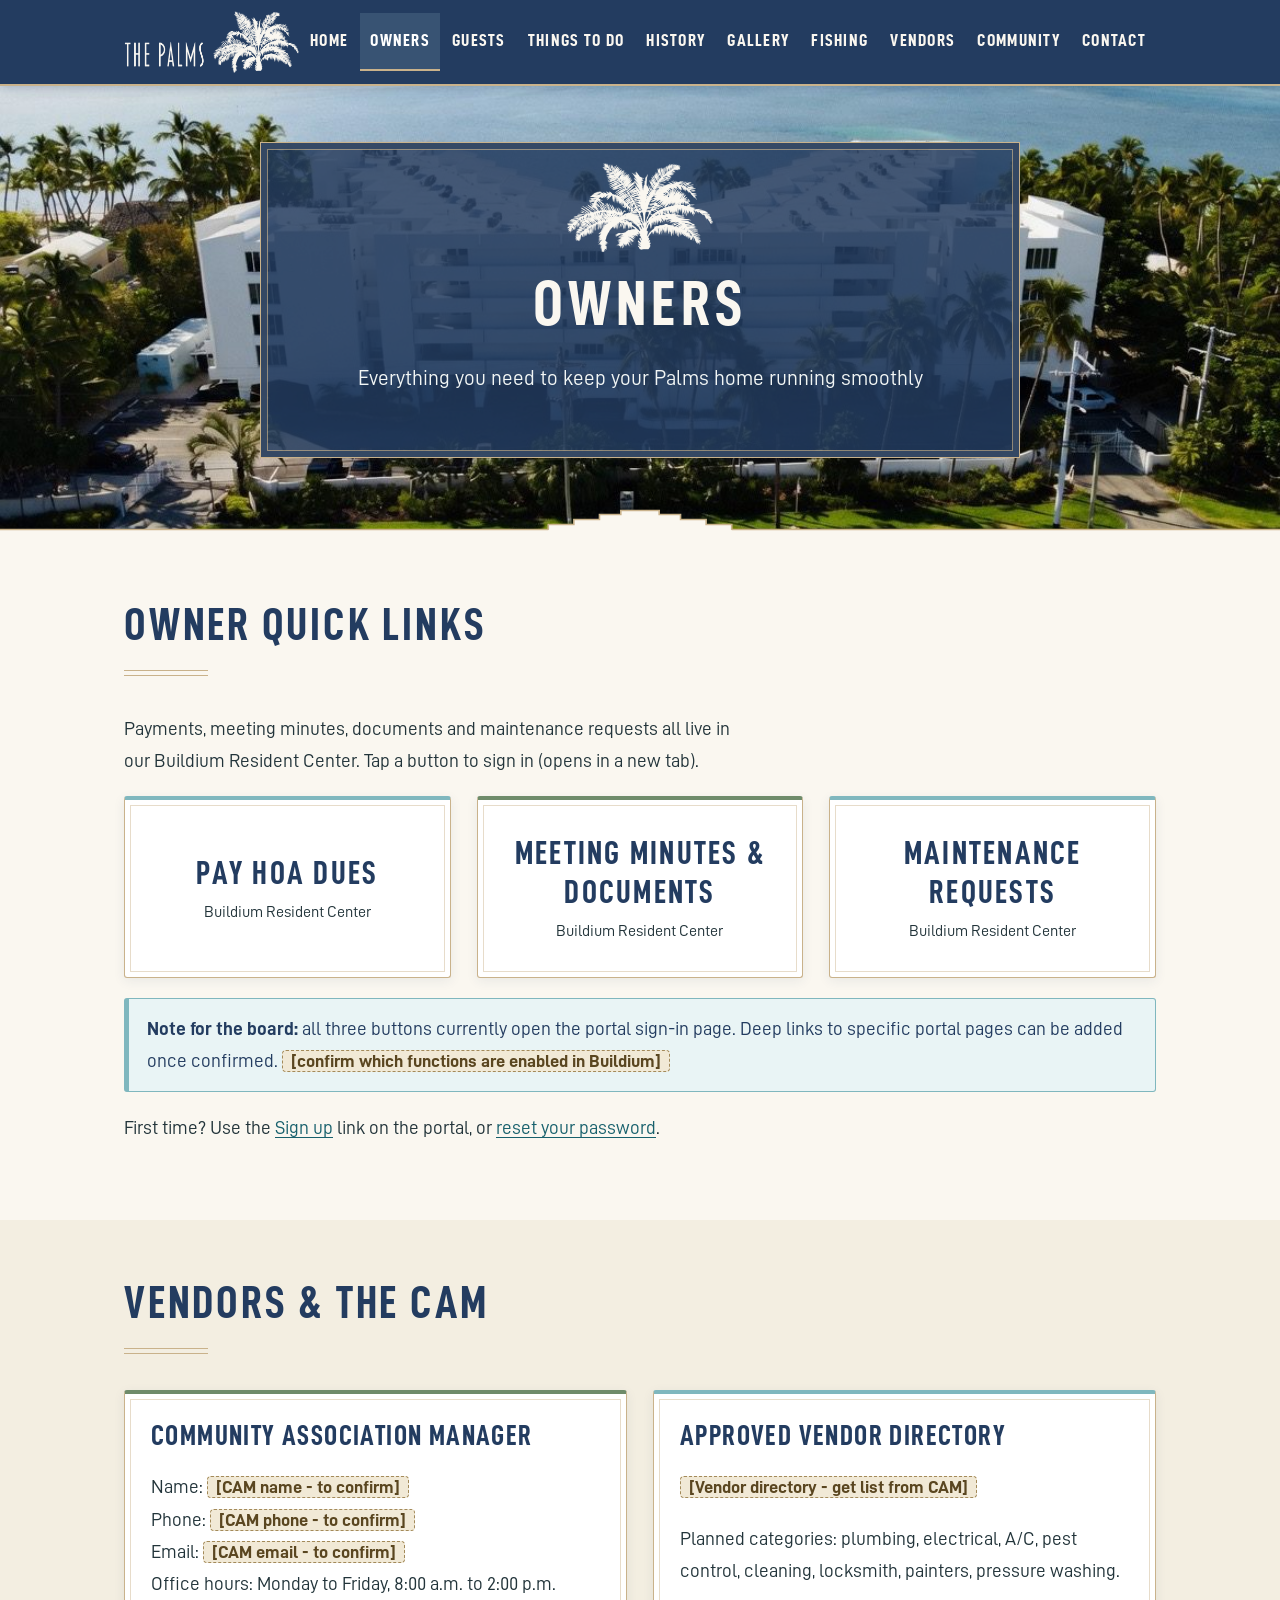
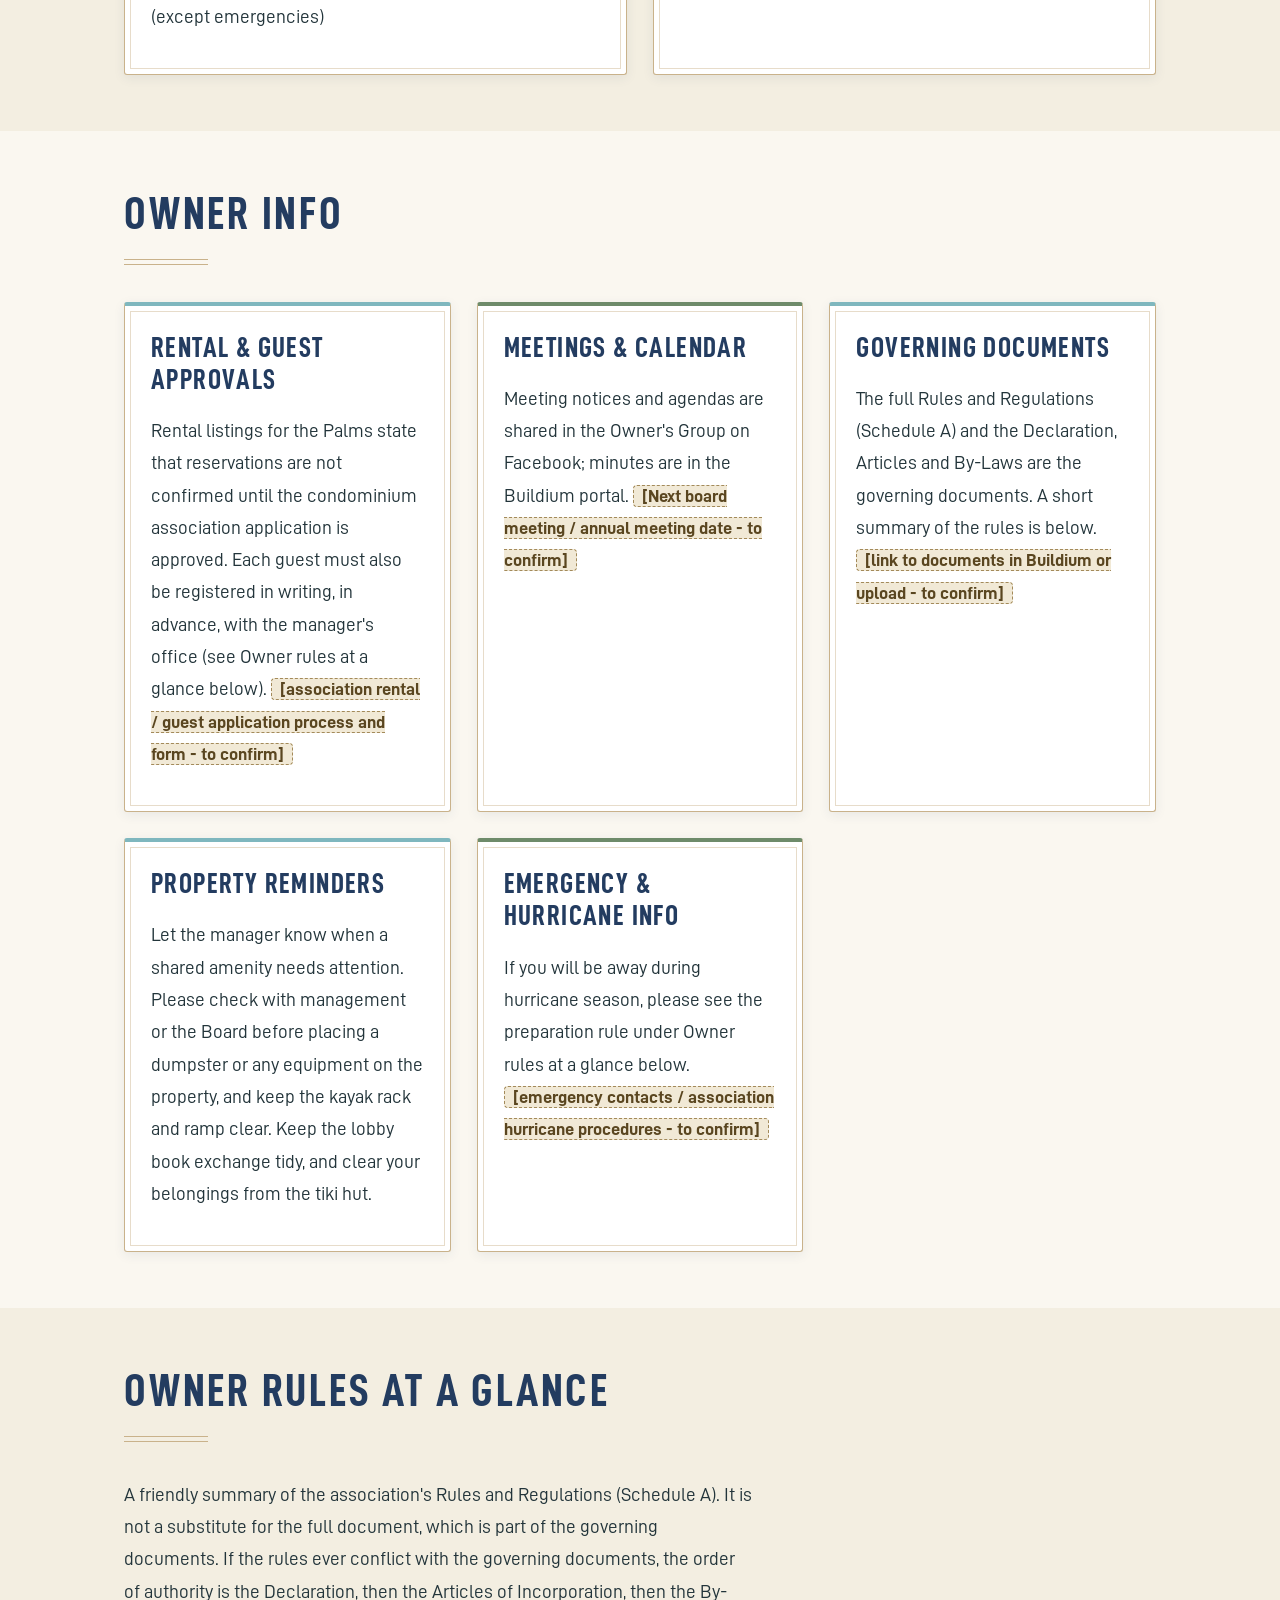
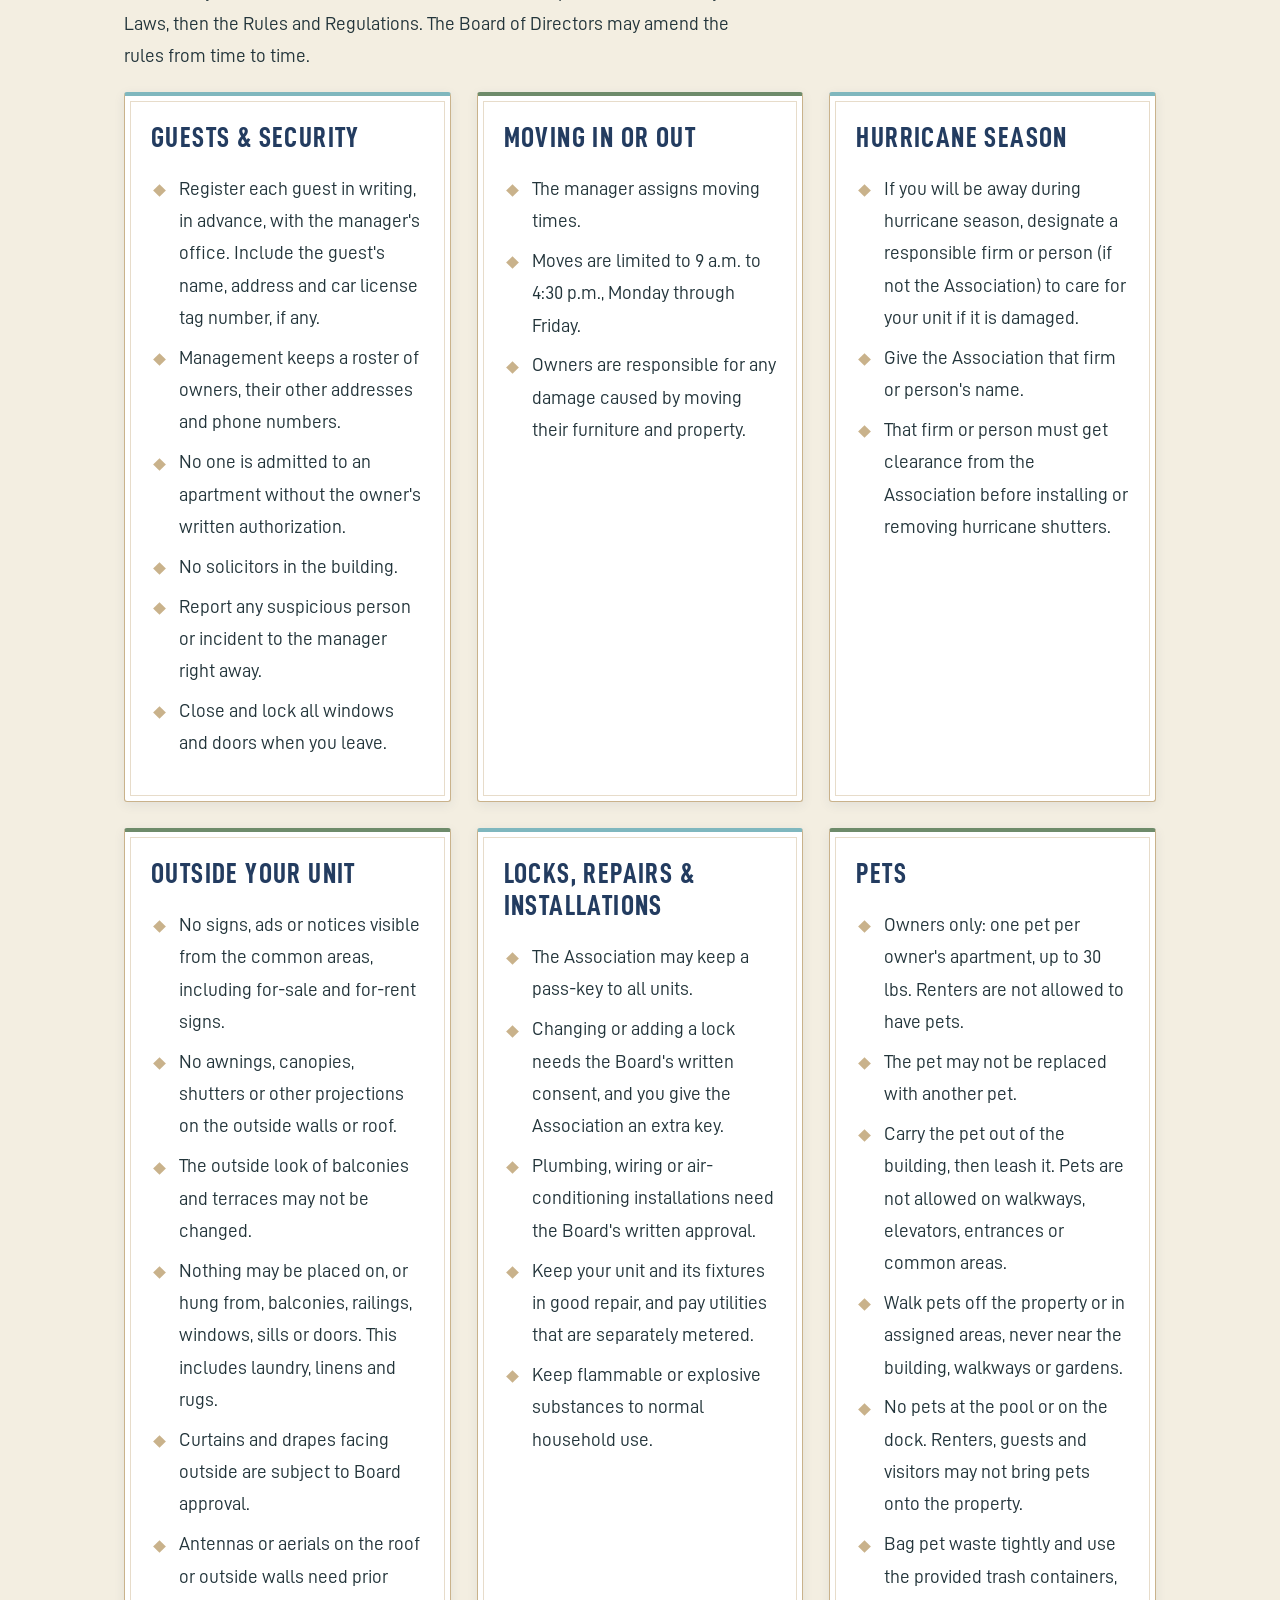
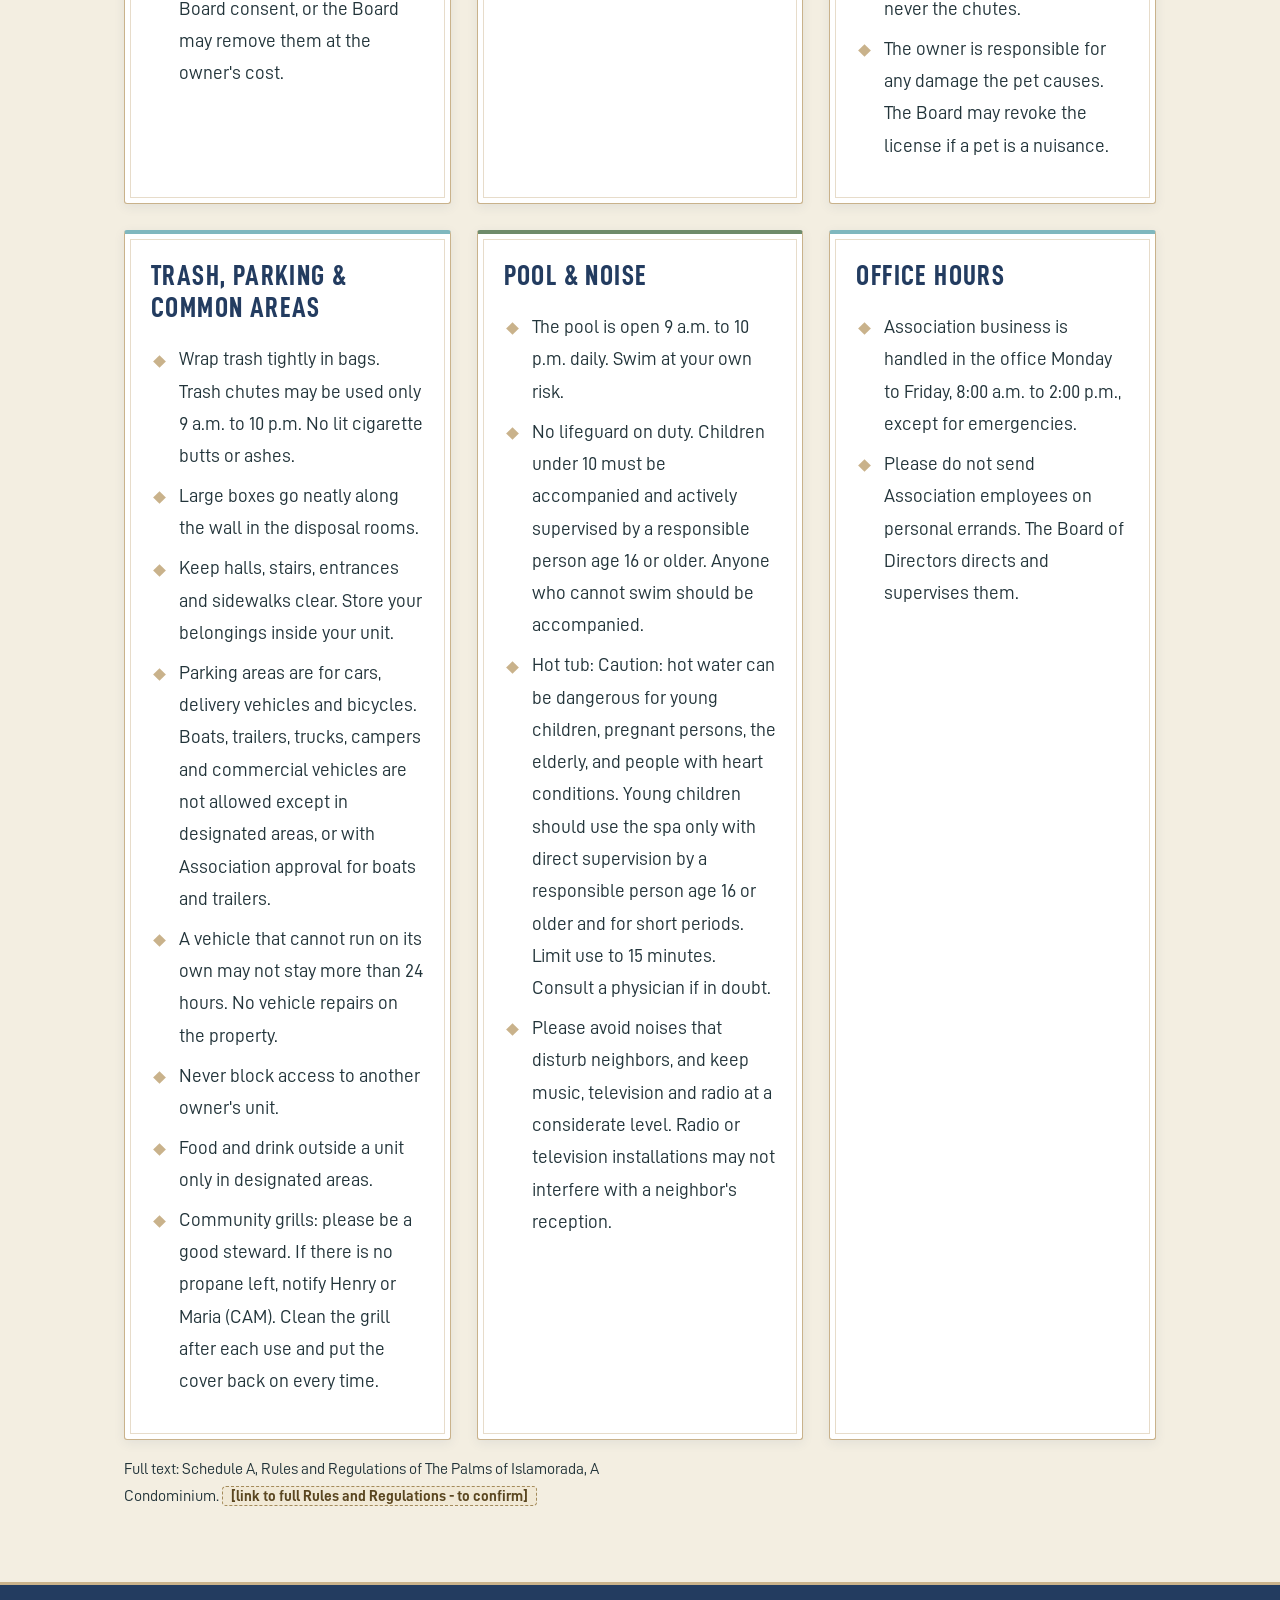
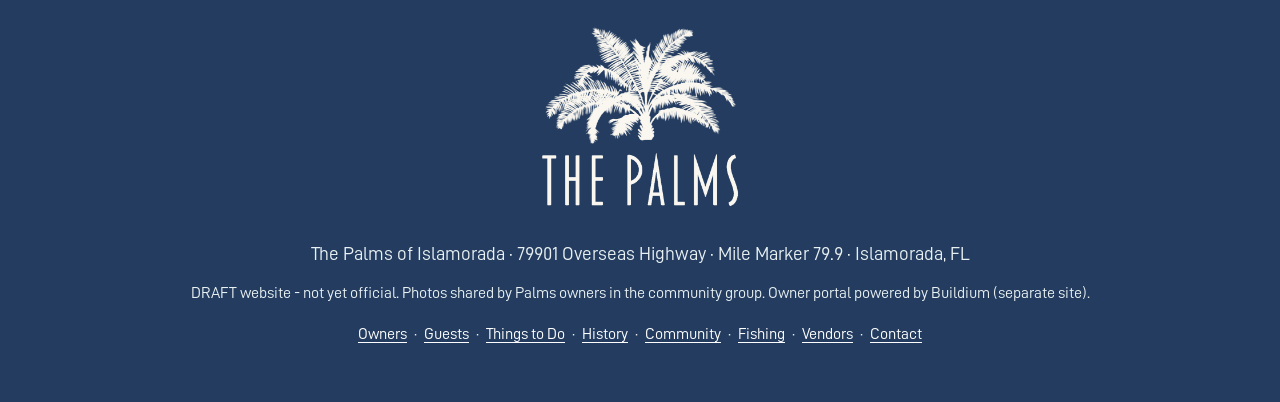
<file: owners.html>
<!DOCTYPE html>
<html lang="en"><head>
<meta name="robots" content="noindex,nofollow"><meta charset="utf-8"><meta name="viewport" content="width=device-width,initial-scale=1">
<title>Owners | The Palms of Islamorada</title>
<meta name="description" content="The Palms of Islamorada - oceanside condominium community at Mile Marker 79.9, Islamorada, Florida Keys. Owner and guest information.">
<meta name="theme-color" content="#233C60"><link rel="icon" href="images/web/favicon.ico" sizes="any"><link rel="icon" type="image/png" sizes="32x32" href="images/web/favicon-32.png"><link rel="apple-touch-icon" href="images/web/apple-touch-icon.png"><link rel="preload" href="fonts/D-DINCondensed-Bold.woff2" as="font" type="font/woff2" crossorigin><link rel="preload" href="fonts/D-DIN.woff2" as="font" type="font/woff2" crossorigin><link rel="stylesheet" href="style.css"></head><body>
<a class="skip" href="#main">Skip to content</a>
<header class="site"><div class="wrap"><a class="brand" href="index.html"><img src="images/web/palms-logo-horizontal-light.png" width="206" height="64" alt="The Palms of Islamorada logo"></a>
<button class="menu-btn" aria-label="Menu" aria-expanded="false" id="menubtn">Menu</button>
<nav id="nav"><ul><li><a href="index.html">Home</a></li><li><a href="owners.html" aria-current="page">Owners</a></li><li><a href="guests.html">Guests</a></li><li><a href="todo.html">Things to Do</a></li><li><a href="history.html">History</a></li><li><a href="gallery.html">Gallery</a></li><li><a href="fishing.html">Fishing</a></li><li><a href="vendors.html">Vendors</a></li><li><a href="community.html">Community</a></li><li><a href="contact.html">Contact</a></li></ul></nav></div></header>
<div class="hero small" style="--hero:url('images/web/aerial-building-front-ocean.jpg');--hero-pos:center 60%"><div class="hero-card"><h1>Owners</h1><p>Everything you need to keep your Palms home running smoothly</p></div><svg class="deco-divider" viewBox="0 0 1200 40" preserveAspectRatio="none" aria-hidden="true"><path d="M0 40V27H514V22H538V17H562V12H582V8H618V12H638V17H662V22H686V27H1200V40Z" fill="#FAF7F0"/><path d="M0 26.5H514M686 26.5H1200" stroke="#C9B28B" stroke-width="1.5" fill="none"/><path d="M514 26.5V21.5H538V16.5H562V11.5H582V7.5H618V11.5H638V16.5H662V21.5H686V26.5" stroke="#C9B28B" stroke-width="1.5" fill="none"/></svg></div>
<main id="main">
<section><div class="wrap"><h2>Owner quick links</h2>
<p>Payments, meeting minutes, documents and maintenance requests all live in our Buildium Resident Center. Tap a button to sign in (opens in a new tab).</p>
<div class="grid">
<a class="bigbtn" href="https://mariaatthepalms.managebuilding.com/Resident/portal/" target="_blank" rel="noopener">Pay HOA dues<small>Buildium Resident Center</small></a>
<a class="bigbtn sage" href="https://mariaatthepalms.managebuilding.com/Resident/portal/" target="_blank" rel="noopener">Meeting minutes &amp; documents<small>Buildium Resident Center</small></a>
<a class="bigbtn" href="https://mariaatthepalms.managebuilding.com/Resident/portal/" target="_blank" rel="noopener">Maintenance requests<small>Buildium Resident Center</small></a></div>
<div class="notice"><strong>Note for the board:</strong> all three buttons currently open the portal sign-in page. Deep links to specific portal pages can be added once confirmed. <span class="ph">[confirm which functions are enabled in Buildium]</span></div>
<p>First time? Use the <a href="https://mariaatthepalms.managebuilding.com/Resident/portal/login/create-account" target="_blank" rel="noopener">Sign up</a> link on the portal, or <a href="https://mariaatthepalms.managebuilding.com/Resident/portal/login/forgot-password" target="_blank" rel="noopener">reset your password</a>.</p></div></section>
<section class="alt"><div class="wrap"><h2>Vendors &amp; the CAM</h2>
<div class="grid"><div class="card sage"><h3>Community Association Manager</h3>
<p>Name: <span class="ph">[CAM name - to confirm]</span><br>Phone: <span class="ph">[CAM phone - to confirm]</span><br>Email: <span class="ph">[CAM email - to confirm]</span><br>Office hours: Monday to Friday, 8:00 a.m. to 2:00 p.m. (except emergencies)</p></div>
<div class="card"><h3>Approved vendor directory</h3><p><span class="ph">[Vendor directory - get list from CAM]</span></p>
<p>Planned categories: plumbing, electrical, A/C, pest control, cleaning, locksmith, painters, pressure washing.</p></div></div></div></section>
<section><div class="wrap"><h2>Owner info</h2><div class="grid">
<div class="card"><h3>Rental &amp; guest approvals</h3><p>Rental listings for the Palms state that reservations are not confirmed until the condominium association application is approved. Each guest must also be registered in writing, in advance, with the manager's office (see Owner rules at a glance below). <span class="ph">[association rental / guest application process and form - to confirm]</span></p></div>
<div class="card sage"><h3>Meetings &amp; calendar</h3><p>Meeting notices and agendas are shared in the Owner's Group on Facebook; minutes are in the Buildium portal. <span class="ph">[Next board meeting / annual meeting date - to confirm]</span></p></div>
<div class="card"><h3>Governing documents</h3><p>The full Rules and Regulations (Schedule A) and the Declaration, Articles and By-Laws are the governing documents. A short summary of the rules is below. <span class="ph">[link to documents in Buildium or upload - to confirm]</span></p></div>
<div class="card"><h3>Property reminders</h3><p>Let the manager know when a shared amenity needs attention. Please check with management or the Board before placing a dumpster or any equipment on the property, and keep the kayak rack and ramp clear. Keep the lobby book exchange tidy, and clear your belongings from the tiki hut.</p></div>
<div class="card sage"><h3>Emergency &amp; hurricane info</h3><p>If you will be away during hurricane season, please see the preparation rule under Owner rules at a glance below. <span class="ph">[emergency contacts / association hurricane procedures - to confirm]</span></p></div></div></div></section><section class="alt" id="owner-rules"><div class="wrap"><h2>Owner rules at a glance</h2>
<p>A friendly summary of the association's Rules and Regulations (Schedule A). It is not a substitute for the full document, which is part of the governing documents. If the rules ever conflict with the governing documents, the order of authority is the Declaration, then the Articles of Incorporation, then the By-Laws, then the Rules and Regulations. The Board of Directors may amend the rules from time to time.</p>
<div class="grid">
<div class="card"><h3>Guests &amp; security</h3><ul class="checks"><li>Register each guest in writing, in advance, with the manager's office. Include the guest's name, address and car license tag number, if any.</li><li>Management keeps a roster of owners, their other addresses and phone numbers.</li><li>No one is admitted to an apartment without the owner's written authorization.</li><li>No solicitors in the building.</li><li>Report any suspicious person or incident to the manager right away.</li><li>Close and lock all windows and doors when you leave.</li></ul></div>
<div class="card sage"><h3>Moving in or out</h3><ul class="checks"><li>The manager assigns moving times.</li><li>Moves are limited to 9 a.m. to 4:30 p.m., Monday through Friday.</li><li>Owners are responsible for any damage caused by moving their furniture and property.</li></ul></div>
<div class="card"><h3>Hurricane season</h3><ul class="checks"><li>If you will be away during hurricane season, designate a responsible firm or person (if not the Association) to care for your unit if it is damaged.</li><li>Give the Association that firm or person's name.</li><li>That firm or person must get clearance from the Association before installing or removing hurricane shutters.</li></ul></div>
<div class="card sage"><h3>Outside your unit</h3><ul class="checks"><li>No signs, ads or notices visible from the common areas, including for-sale and for-rent signs.</li><li>No awnings, canopies, shutters or other projections on the outside walls or roof.</li><li>The outside look of balconies and terraces may not be changed.</li><li>Nothing may be placed on, or hung from, balconies, railings, windows, sills or doors. This includes laundry, linens and rugs.</li><li>Curtains and drapes facing outside are subject to Board approval.</li><li>Antennas or aerials on the roof or outside walls need prior Board consent, or the Board may remove them at the owner's cost.</li></ul></div>
<div class="card"><h3>Locks, repairs &amp; installations</h3><ul class="checks"><li>The Association may keep a pass-key to all units.</li><li>Changing or adding a lock needs the Board's written consent, and you give the Association an extra key.</li><li>Plumbing, wiring or air-conditioning installations need the Board's written approval.</li><li>Keep your unit and its fixtures in good repair, and pay utilities that are separately metered.</li><li>Keep flammable or explosive substances to normal household use.</li></ul></div>
<div class="card sage"><h3>Pets</h3><ul class="checks"><li>Owners only: one pet per owner's apartment, up to 30 lbs. Renters are not allowed to have pets.</li><li>The pet may not be replaced with another pet.</li><li>Carry the pet out of the building, then leash it. Pets are not allowed on walkways, elevators, entrances or common areas.</li><li>Walk pets off the property or in assigned areas, never near the building, walkways or gardens.</li><li>No pets at the pool or on the dock. Renters, guests and visitors may not bring pets onto the property.</li><li>Bag pet waste tightly and use the provided trash containers, never the chutes.</li><li>The owner is responsible for any damage the pet causes. The Board may revoke the license if a pet is a nuisance.</li></ul></div>
<div class="card"><h3>Trash, parking &amp; common areas</h3><ul class="checks"><li>Wrap trash tightly in bags. Trash chutes may be used only 9 a.m. to 10 p.m. No lit cigarette butts or ashes.</li><li>Large boxes go neatly along the wall in the disposal rooms.</li><li>Keep halls, stairs, entrances and sidewalks clear. Store your belongings inside your unit.</li><li>Parking areas are for cars, delivery vehicles and bicycles. Boats, trailers, trucks, campers and commercial vehicles are not allowed except in designated areas, or with Association approval for boats and trailers.</li><li>A vehicle that cannot run on its own may not stay more than 24 hours. No vehicle repairs on the property.</li><li>Never block access to another owner's unit.</li><li>Food and drink outside a unit only in designated areas.</li><li>Community grills: please be a good steward. If there is no propane left, notify Henry or Maria (CAM). Clean the grill after each use and put the cover back on every time.</li></ul></div>
<div class="card sage"><h3>Pool &amp; noise</h3><ul class="checks"><li>The pool is open 9 a.m. to 10 p.m. daily. Swim at your own risk.</li><li>No lifeguard on duty. Children under 10 must be accompanied and actively supervised by a responsible person age 16 or older. Anyone who cannot swim should be accompanied.</li><li>Hot tub: Caution: hot water can be dangerous for young children, pregnant persons, the elderly, and people with heart conditions. Young children should use the spa only with direct supervision by a responsible person age 16 or older and for short periods. Limit use to 15 minutes. Consult a physician if in doubt.</li><li>Please avoid noises that disturb neighbors, and keep music, television and radio at a considerate level. Radio or television installations may not interfere with a neighbor's reception.</li></ul></div>
<div class="card"><h3>Office hours</h3><ul class="checks"><li>Association business is handled in the office Monday to Friday, 8:00 a.m. to 2:00 p.m., except for emergencies.</li><li>Please do not send Association employees on personal errands. The Board of Directors directs and supervises them.</li></ul></div></div>
<p class="small">Full text: Schedule A, Rules and Regulations of The Palms of Islamorada, A Condominium. <span class="ph">[link to full Rules and Regulations - to confirm]</span></p></div></section>
</main>
<footer><a class="footer-logo" href="index.html"><img src="images/web/palms-logo-light.png" width="200" height="183" alt="The Palms of Islamorada logo"></a><p>The Palms of Islamorada · 79901 Overseas Highway · Mile Marker 79.9 · Islamorada, FL</p>
<p class="small">DRAFT website - not yet official. Photos shared by Palms owners in the community group. Owner portal powered by Buildium (separate site).</p>
<p class="small"><a href="owners.html">Owners</a> · <a href="guests.html">Guests</a> · <a href="todo.html">Things to Do</a> · <a href="history.html">History</a> · <a href="community.html">Community</a> · <a href="fishing.html">Fishing</a> · <a href="vendors.html">Vendors</a> · <a href="contact.html">Contact</a></p></footer>
<script src="site.js"></script></body></html>
</file>
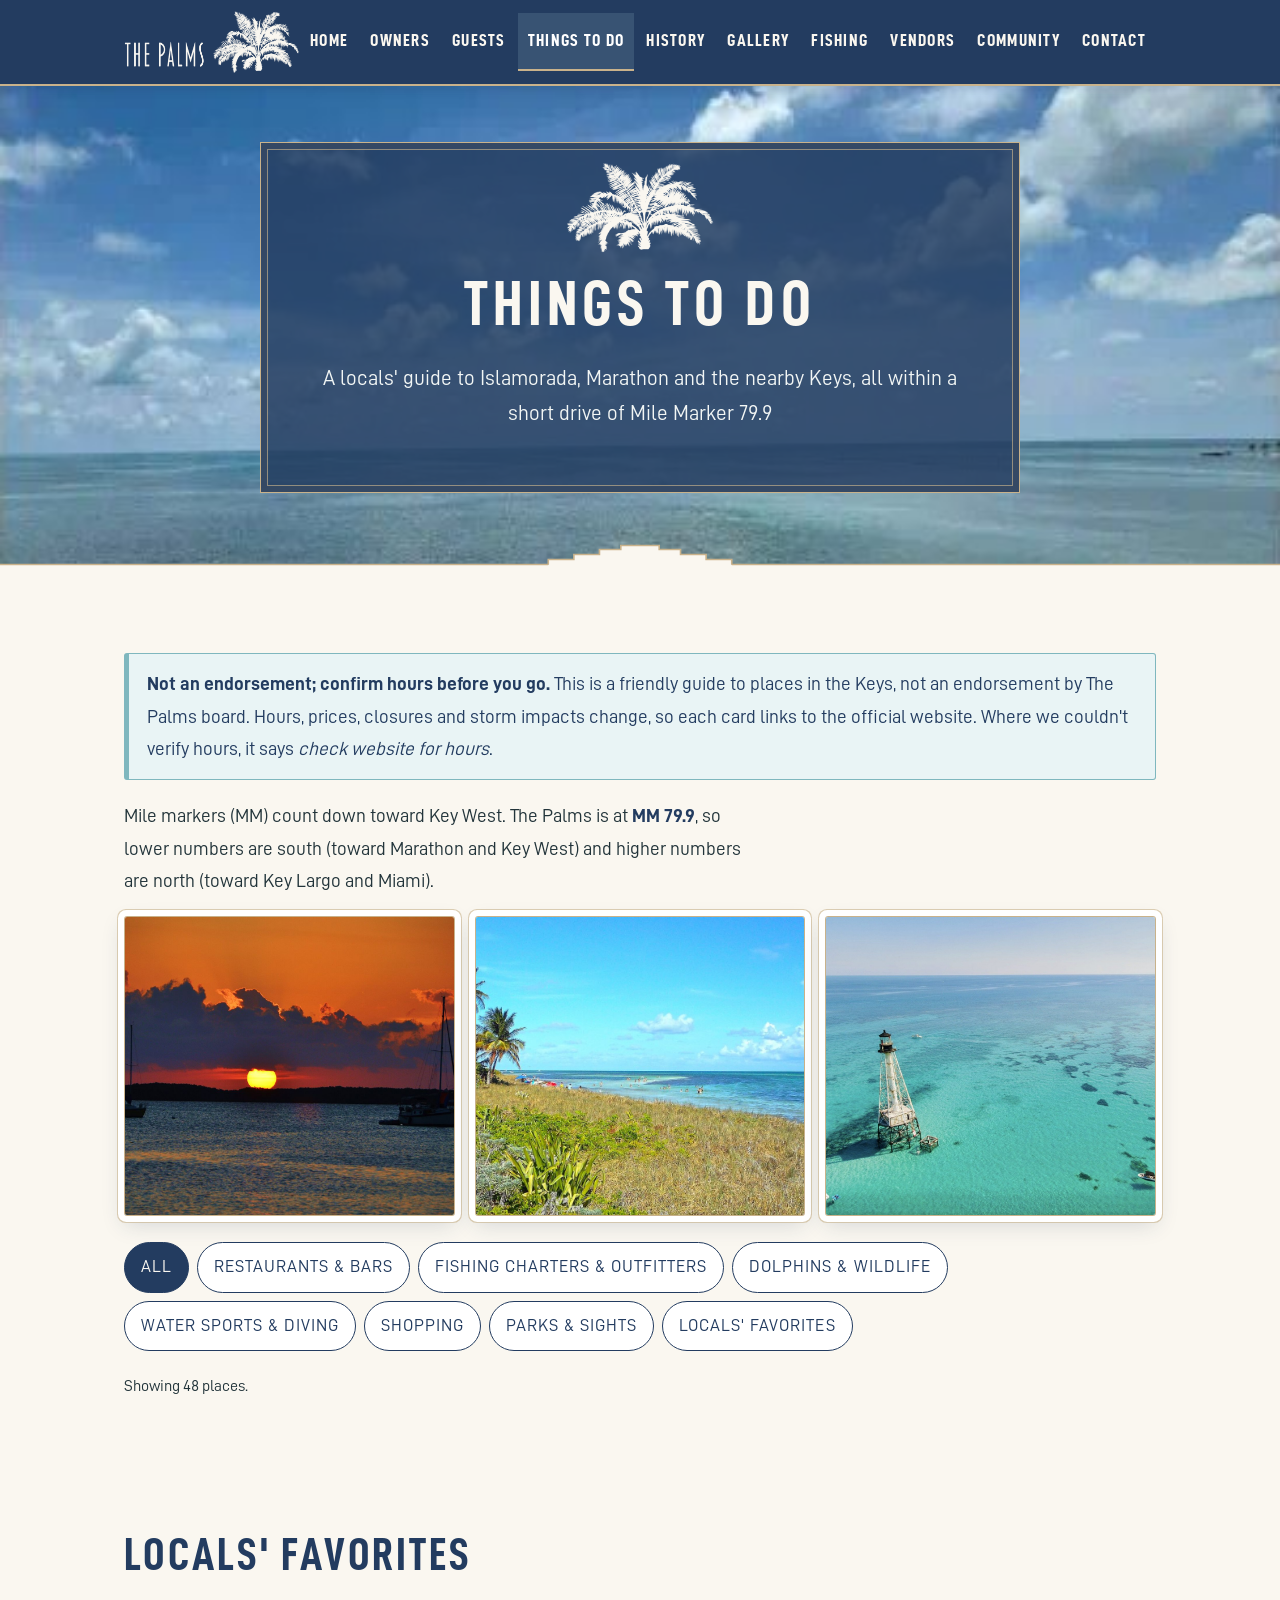
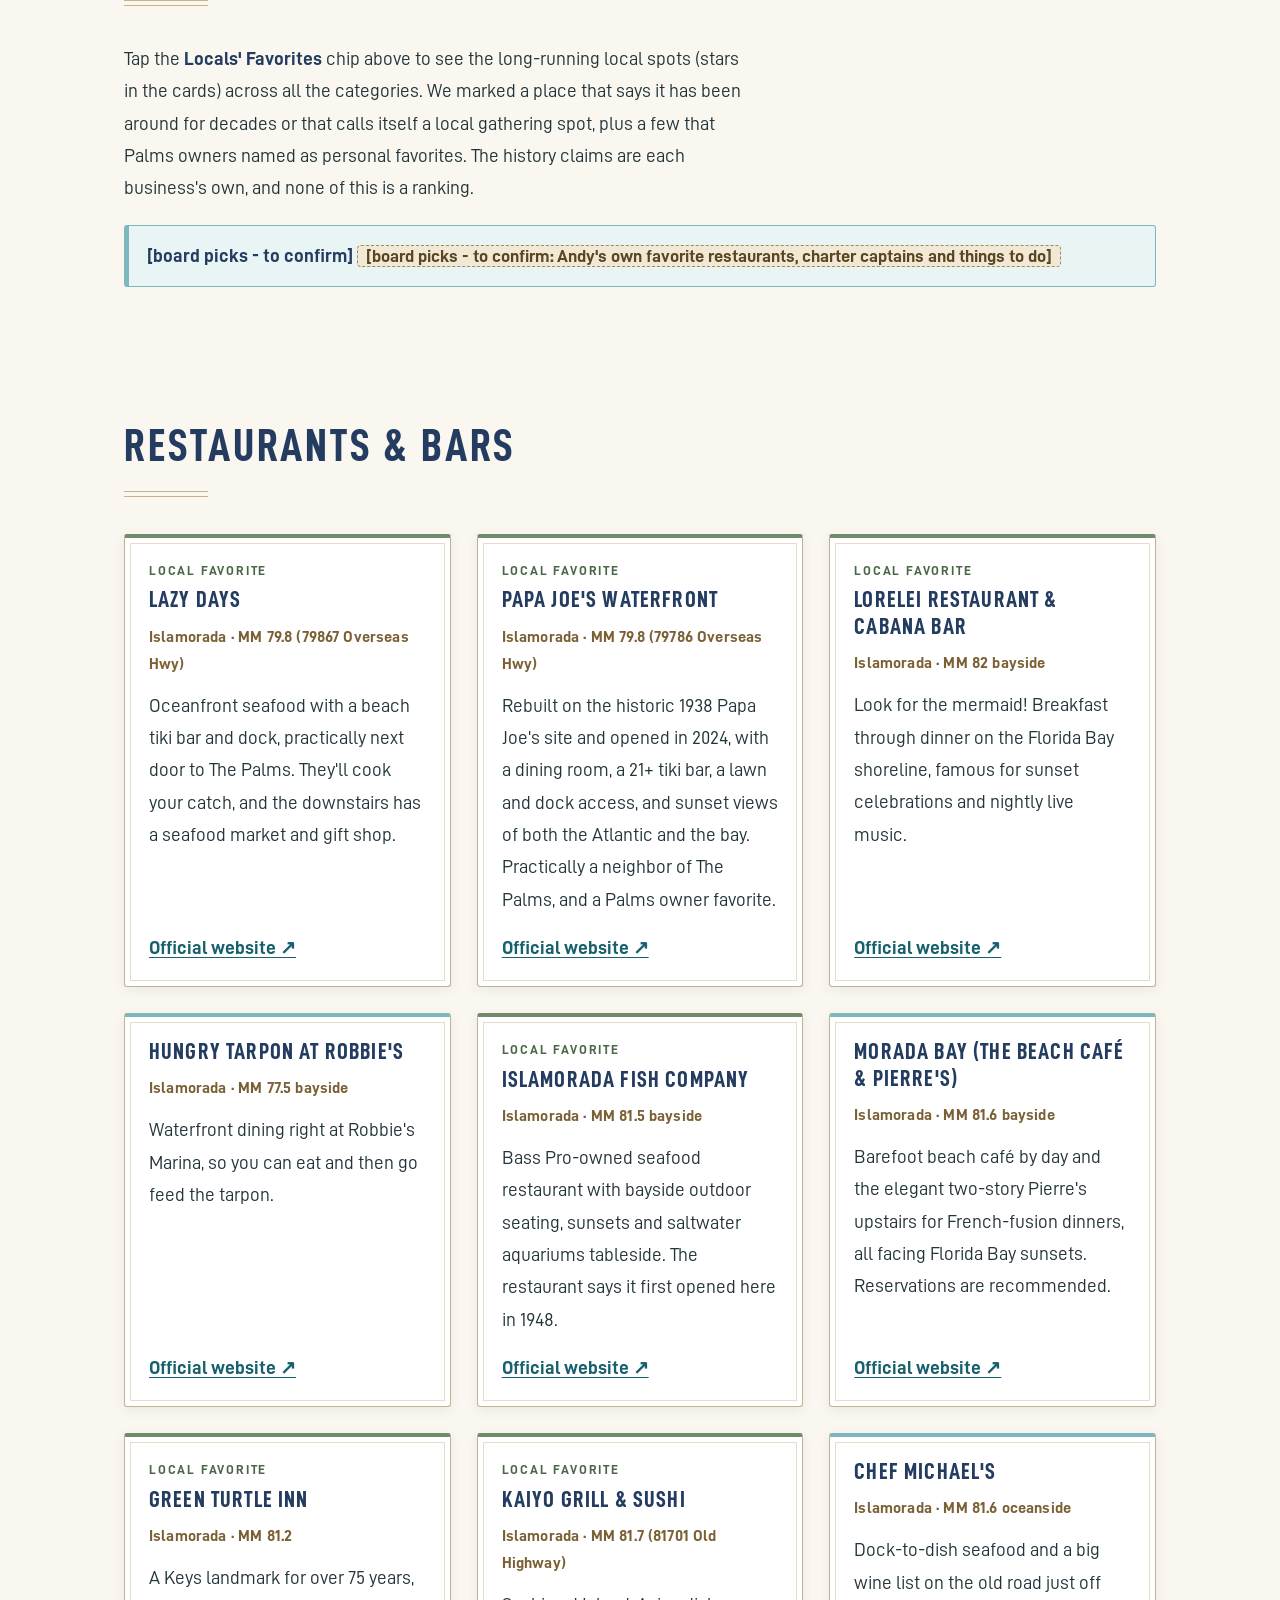
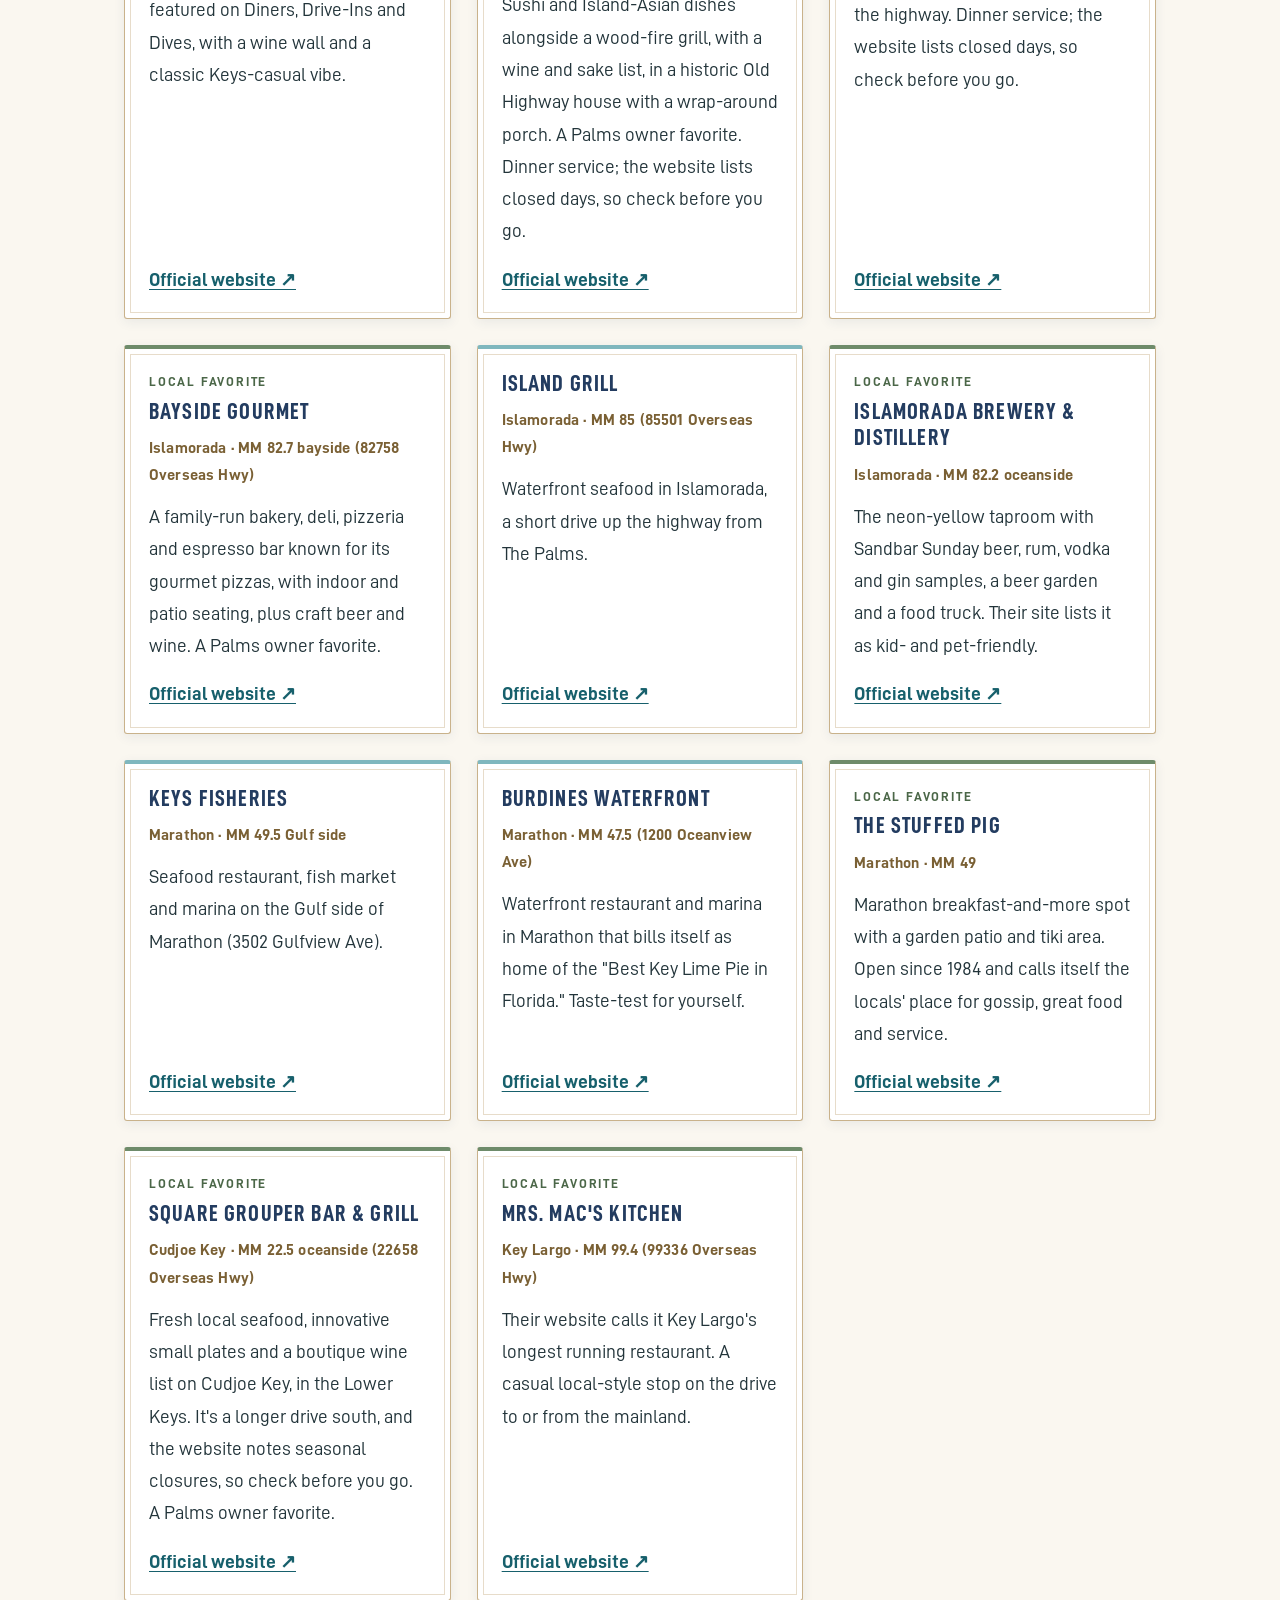
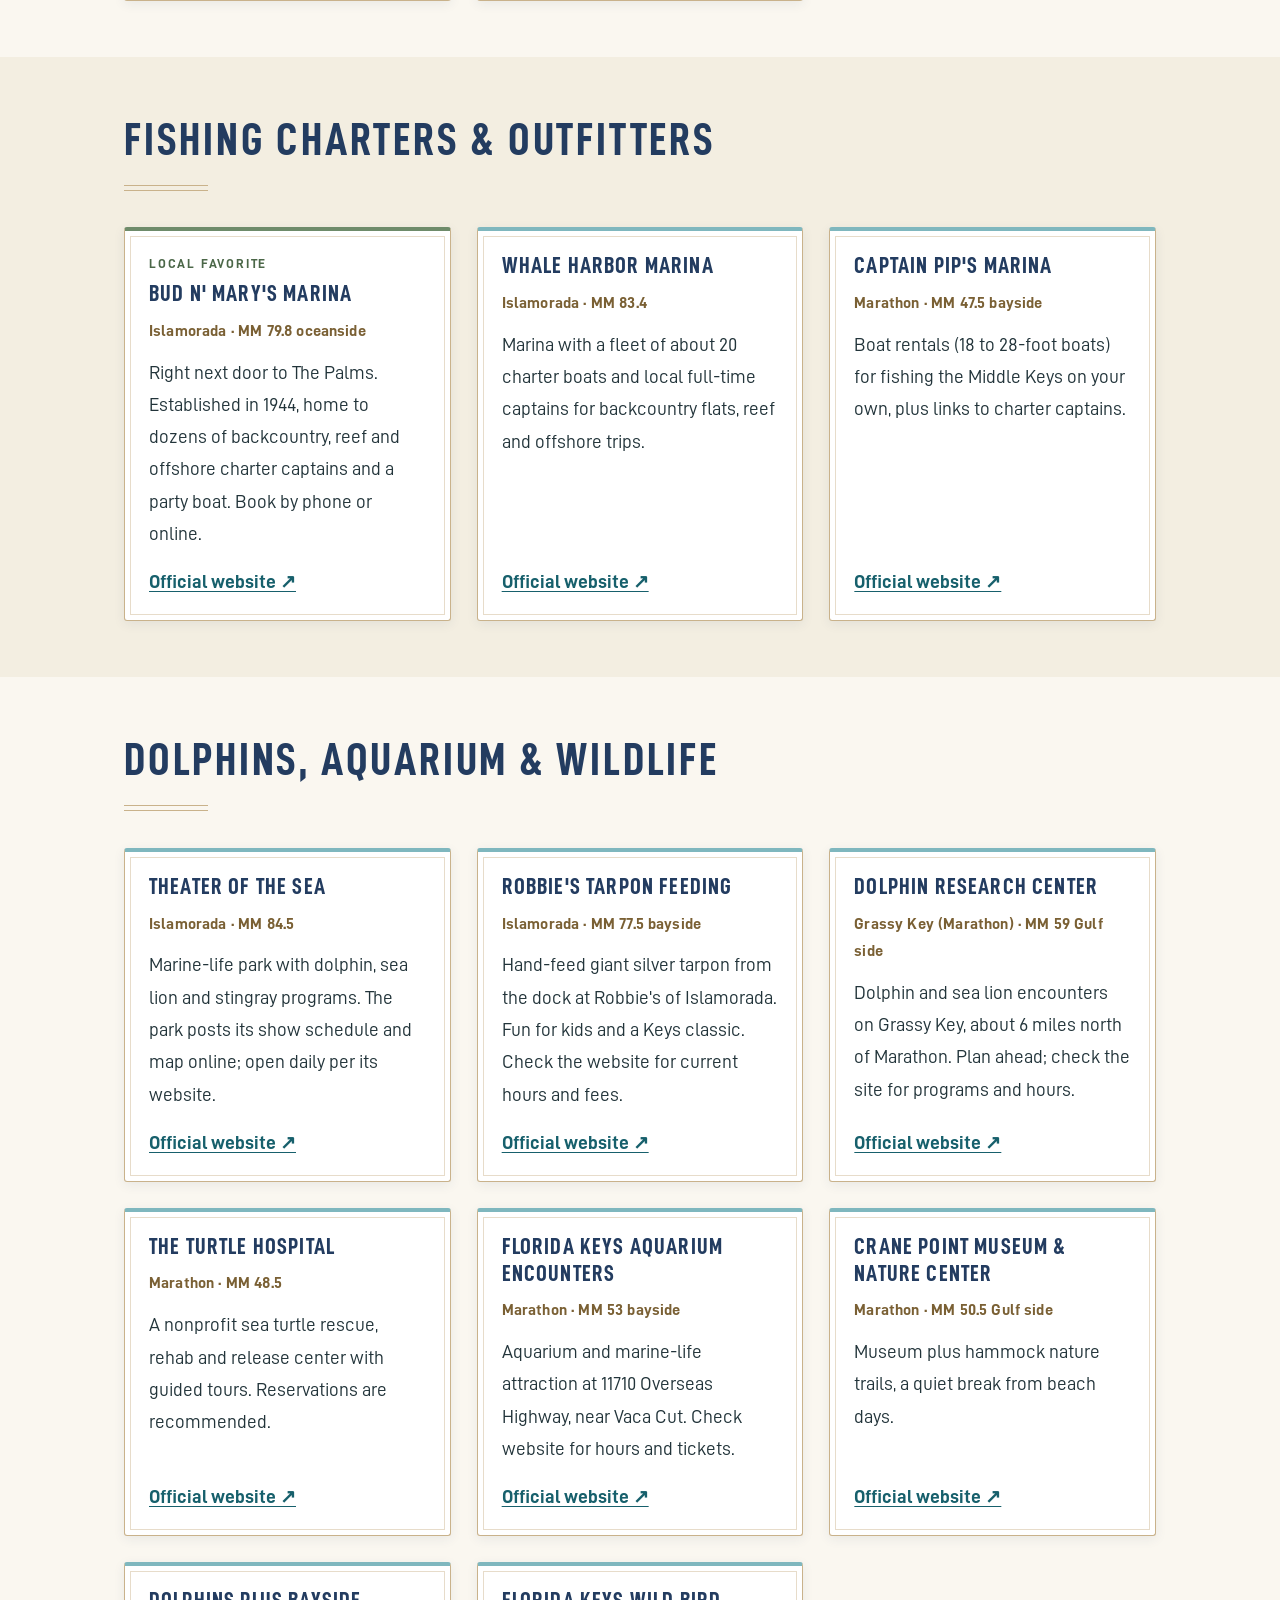
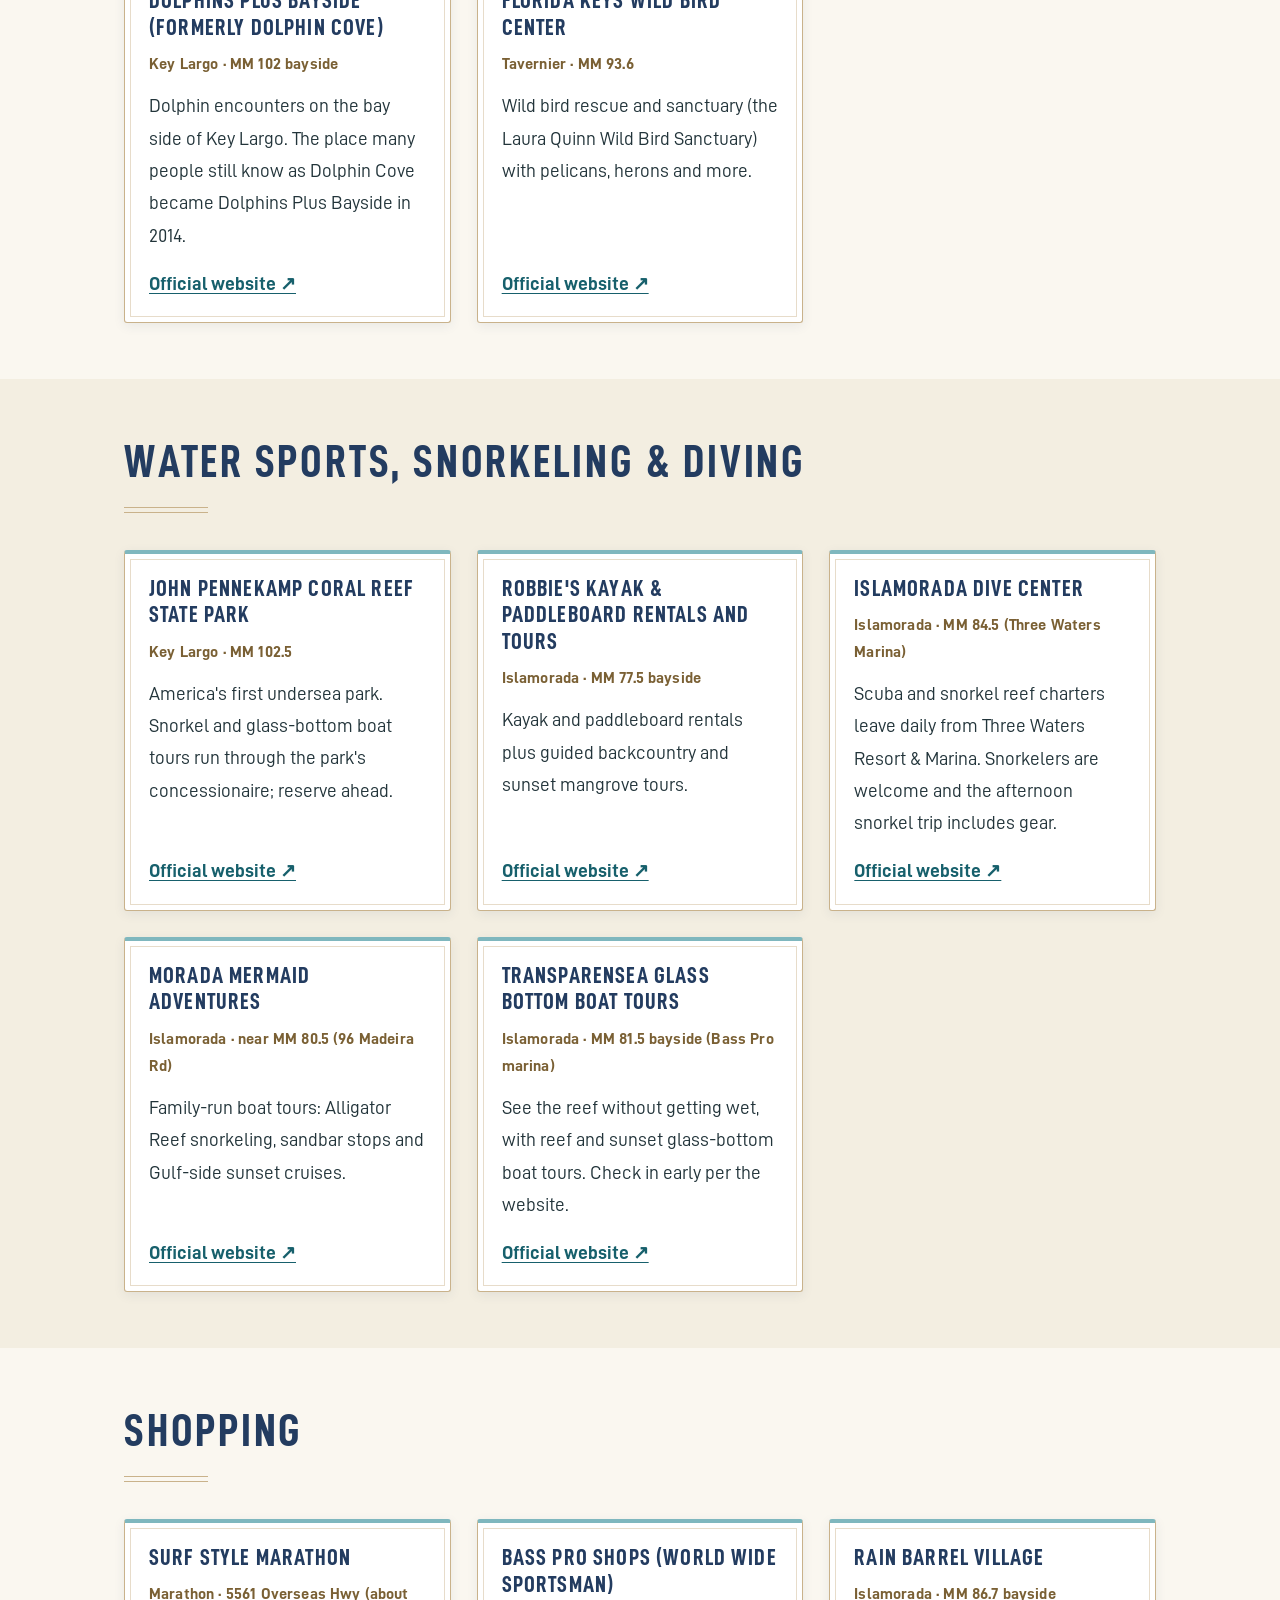
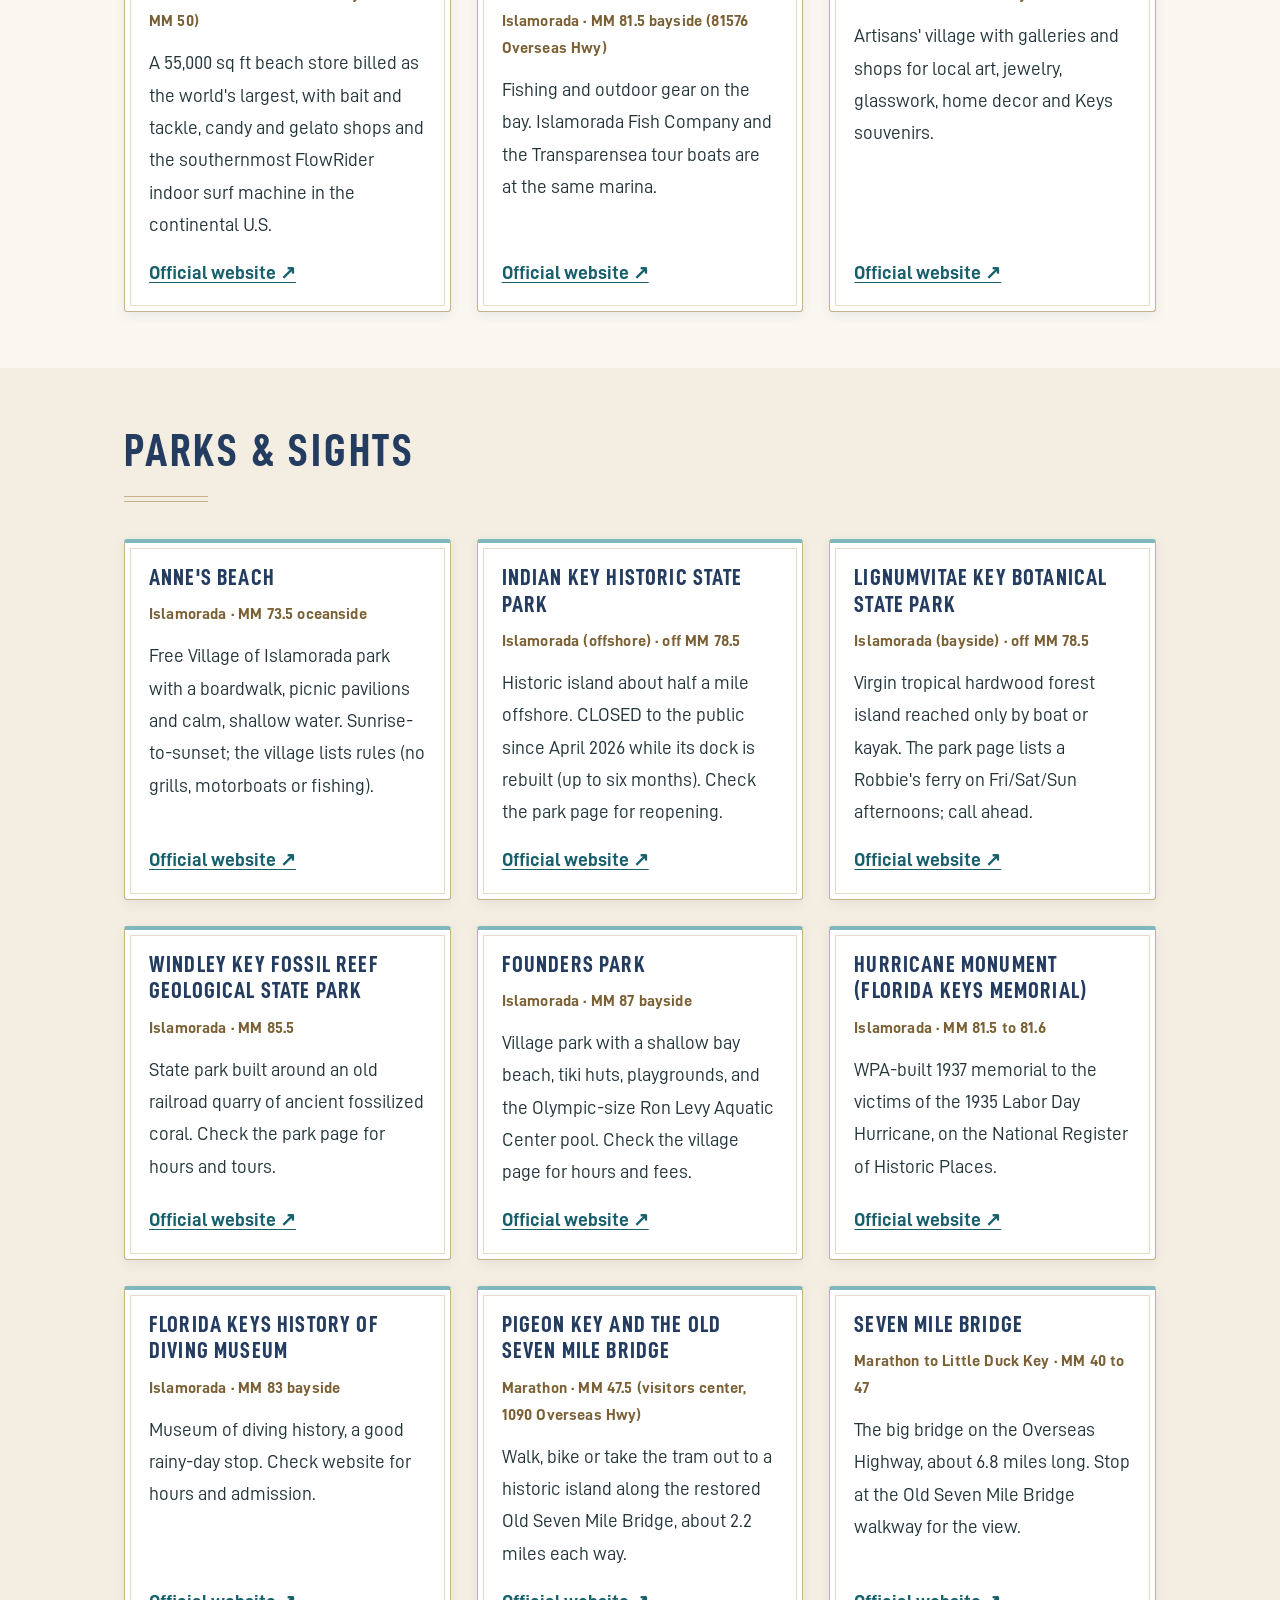
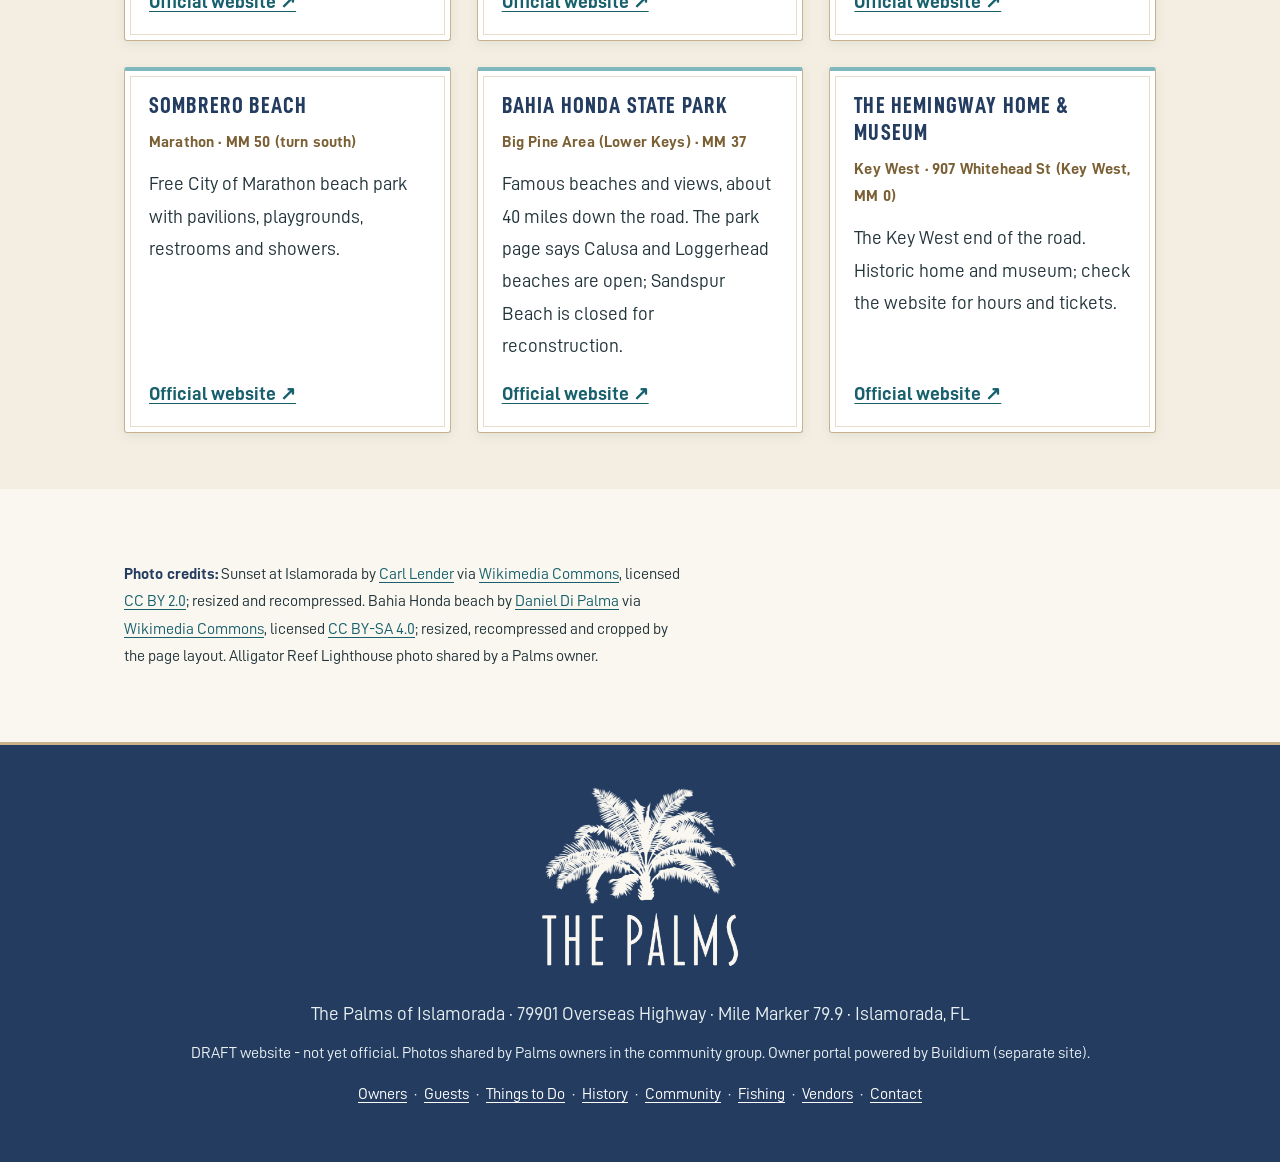
<file: todo.html>
<!DOCTYPE html>
<html lang="en"><head>
<meta name="robots" content="noindex,nofollow"><meta charset="utf-8"><meta name="viewport" content="width=device-width,initial-scale=1">
<title>Things to Do | The Palms of Islamorada</title>
<meta name="description" content="A locals' guide to Islamorada, Marathon and the Upper and Middle Florida Keys: restaurants, fishing charters, dolphins and wildlife, snorkeling, shopping, parks and sights near Mile Marker 79.9.">
<meta name="theme-color" content="#233C60"><link rel="icon" href="images/web/favicon.ico" sizes="any"><link rel="icon" type="image/png" sizes="32x32" href="images/web/favicon-32.png"><link rel="apple-touch-icon" href="images/web/apple-touch-icon.png"><link rel="preload" href="fonts/D-DINCondensed-Bold.woff2" as="font" type="font/woff2" crossorigin><link rel="preload" href="fonts/D-DIN.woff2" as="font" type="font/woff2" crossorigin><link rel="stylesheet" href="style.css"></head><body>
<a class="skip" href="#main">Skip to content</a>
<header class="site"><div class="wrap"><a class="brand" href="index.html"><img src="images/web/palms-logo-horizontal-light.png" width="206" height="64" alt="The Palms of Islamorada logo"></a>
<button class="menu-btn" aria-label="Menu" aria-expanded="false" id="menubtn">Menu</button>
<nav id="nav"><ul><li><a href="index.html">Home</a></li><li><a href="owners.html">Owners</a></li><li><a href="guests.html">Guests</a></li><li><a href="todo.html" aria-current="page">Things to Do</a></li><li><a href="history.html">History</a></li><li><a href="gallery.html">Gallery</a></li><li><a href="fishing.html">Fishing</a></li><li><a href="vendors.html">Vendors</a></li><li><a href="community.html">Community</a></li><li><a href="contact.html">Contact</a></li></ul></nav></div></header>
<div class="hero small" style="--hero:url('images/web/ocean-pier-turquoise-water.jpg')"><div class="hero-card"><h1>Things to Do</h1><p>A locals' guide to Islamorada, Marathon and the nearby Keys, all within a short drive of Mile Marker 79.9</p></div><svg class="deco-divider" viewBox="0 0 1200 40" preserveAspectRatio="none" aria-hidden="true"><path d="M0 40V27H514V22H538V17H562V12H582V8H618V12H638V17H662V22H686V27H1200V40Z" fill="#FAF7F0"/><path d="M0 26.5H514M686 26.5H1200" stroke="#C9B28B" stroke-width="1.5" fill="none"/><path d="M514 26.5V21.5H538V16.5H562V11.5H582V7.5H618V11.5H638V16.5H662V21.5H686V26.5" stroke="#C9B28B" stroke-width="1.5" fill="none"/></svg></div>
<main id="main">
<section><div class="wrap">
<div class="notice"><strong>Not an endorsement; confirm hours before you go.</strong> This is a friendly guide to places in the Keys, not an endorsement by The Palms board. Hours, prices, closures and storm impacts change, so each card links to the official website. Where we couldn't verify hours, it says <em>check website for hours</em>.</div>
<p>Mile markers (MM) count down toward Key West. The Palms is at <strong>MM 79.9</strong>, so lower numbers are south (toward Marathon and Key West) and higher numbers are north (toward Key Largo and Miami).</p>
<div class="strip"><img class="photo" src="images/web/keys-islamorada-sunset.jpg" alt="Orange and gold sunset over the calm water at Islamorada, with sailboats silhouetted along the horizon" loading="lazy"><img class="photo" src="images/web/keys-bahia-honda-beach-palms.jpg" alt="Palm trees above a quiet turquoise beach at Bahia Honda State Park in the Florida Keys" loading="lazy"><img class="photo" src="images/web/alligator-reef-lighthouse-aerial.jpg" alt="Aerial view of Alligator Reef Lighthouse in turquoise water off Islamorada" loading="lazy"></div>
<div class="chips" role="group" aria-label="Filter by category" id="chips"><button class="chip on" data-filter="all">All</button><button class="chip" data-filter="rest">Restaurants &amp; Bars</button><button class="chip" data-filter="fish">Fishing Charters &amp; Outfitters</button><button class="chip" data-filter="wild">Dolphins &amp; Wildlife</button><button class="chip" data-filter="water">Water Sports &amp; Diving</button><button class="chip" data-filter="shop">Shopping</button><button class="chip" data-filter="park">Parks &amp; Sights</button><button class="chip" data-filter="fav">Locals' Favorites</button></div>
<p class="small" id="count" aria-live="polite"></p>
</div></section>
<section class="tsec" data-cat="fav" id="fav"><div class="wrap"><h2>Locals' Favorites</h2>
<p>Tap the <strong>Locals' Favorites</strong> chip above to see the long-running local spots (stars in the cards) across all the categories. We marked a place that says it has been around for decades or that calls itself a local gathering spot, plus a few that Palms owners named as personal favorites. The history claims are each business's own, and none of this is a ranking.</p>
<div class="notice"><strong>[board picks - to confirm]</strong> <span class="ph">[board picks - to confirm: Andy's own favorite restaurants, charter captains and things to do]</span></div></div></section>
<section class="tsec" data-cat="rest" id="rest"><div class="wrap"><h2>Restaurants &amp; Bars</h2><div class="grid spots"><article class="spot" data-fav="1"><h3>Lazy Days</h3><p class="loc">Islamorada · MM 79.8 (79867 Overseas Hwy)</p><p>Oceanfront seafood with a beach tiki bar and dock, practically next door to The Palms. They&#x27;ll cook your catch, and the downstairs has a seafood market and gift shop.</p><a class="weblink" href="https://www.lazydaysislamorada.com/" target="_blank" rel="noopener noreferrer">Official website ↗</a></article><article class="spot" data-fav="1"><h3>Papa Joe&#x27;s Waterfront</h3><p class="loc">Islamorada · MM 79.8 (79786 Overseas Hwy)</p><p>Rebuilt on the historic 1938 Papa Joe&#x27;s site and opened in 2024, with a dining room, a 21+ tiki bar, a lawn and dock access, and sunset views of both the Atlantic and the bay. Practically a neighbor of The Palms, and a Palms owner favorite.</p><a class="weblink" href="https://papajoeswaterfront.com/" target="_blank" rel="noopener noreferrer">Official website ↗</a></article><article class="spot" data-fav="1"><h3>Lorelei Restaurant &amp; Cabana Bar</h3><p class="loc">Islamorada · MM 82 bayside</p><p>Look for the mermaid! Breakfast through dinner on the Florida Bay shoreline, famous for sunset celebrations and nightly live music.</p><a class="weblink" href="https://www.loreleicabanabar.com/" target="_blank" rel="noopener noreferrer">Official website ↗</a></article><article class="spot" data-fav="0"><h3>Hungry Tarpon at Robbie&#x27;s</h3><p class="loc">Islamorada · MM 77.5 bayside</p><p>Waterfront dining right at Robbie&#x27;s Marina, so you can eat and then go feed the tarpon.</p><a class="weblink" href="https://www.hungrytarpon.com/" target="_blank" rel="noopener noreferrer">Official website ↗</a></article><article class="spot" data-fav="1"><h3>Islamorada Fish Company</h3><p class="loc">Islamorada · MM 81.5 bayside</p><p>Bass Pro-owned seafood restaurant with bayside outdoor seating, sunsets and saltwater aquariums tableside. The restaurant says it first opened here in 1948.</p><a class="weblink" href="https://www.islamoradafishco.com/" target="_blank" rel="noopener noreferrer">Official website ↗</a></article><article class="spot" data-fav="0"><h3>Morada Bay (The Beach Café &amp; Pierre&#x27;s)</h3><p class="loc">Islamorada · MM 81.6 bayside</p><p>Barefoot beach café by day and the elegant two-story Pierre&#x27;s upstairs for French-fusion dinners, all facing Florida Bay sunsets. Reservations are recommended.</p><a class="weblink" href="https://www.moradabaykeys.com/" target="_blank" rel="noopener noreferrer">Official website ↗</a></article><article class="spot" data-fav="1"><h3>Green Turtle Inn</h3><p class="loc">Islamorada · MM 81.2</p><p>A Keys landmark for over 75 years, featured on Diners, Drive-Ins and Dives, with a wine wall and a classic Keys-casual vibe.</p><a class="weblink" href="https://www.greenturtleinn.com/" target="_blank" rel="noopener noreferrer">Official website ↗</a></article><article class="spot" data-fav="1"><h3>Kaiyo Grill &amp; Sushi</h3><p class="loc">Islamorada · MM 81.7 (81701 Old Highway)</p><p>Sushi and Island-Asian dishes alongside a wood-fire grill, with a wine and sake list, in a historic Old Highway house with a wrap-around porch. A Palms owner favorite. Dinner service; the website lists closed days, so check before you go.</p><a class="weblink" href="https://www.kaiyokeys.com/" target="_blank" rel="noopener noreferrer">Official website ↗</a></article><article class="spot" data-fav="0"><h3>Chef Michael&#x27;s</h3><p class="loc">Islamorada · MM 81.6 oceanside</p><p>Dock-to-dish seafood and a big wine list on the old road just off the highway. Dinner service; the website lists closed days, so check before you go.</p><a class="weblink" href="https://chefmichaels.com/" target="_blank" rel="noopener noreferrer">Official website ↗</a></article><article class="spot" data-fav="1"><h3>Bayside Gourmet</h3><p class="loc">Islamorada · MM 82.7 bayside (82758 Overseas Hwy)</p><p>A family-run bakery, deli, pizzeria and espresso bar known for its gourmet pizzas, with indoor and patio seating, plus craft beer and wine. A Palms owner favorite.</p><a class="weblink" href="https://baysidegourmet.com/" target="_blank" rel="noopener noreferrer">Official website ↗</a></article><article class="spot" data-fav="0"><h3>Island Grill</h3><p class="loc">Islamorada · MM 85 (85501 Overseas Hwy)</p><p>Waterfront seafood in Islamorada, a short drive up the highway from The Palms.</p><a class="weblink" href="https://keysislandgrill.com/" target="_blank" rel="noopener noreferrer">Official website ↗</a></article><article class="spot" data-fav="1"><h3>Islamorada Brewery &amp; Distillery</h3><p class="loc">Islamorada · MM 82.2 oceanside</p><p>The neon-yellow taproom with Sandbar Sunday beer, rum, vodka and gin samples, a beer garden and a food truck. Their site lists it as kid- and pet-friendly.</p><a class="weblink" href="https://islamoradabreweryanddistillery.com/" target="_blank" rel="noopener noreferrer">Official website ↗</a></article><article class="spot" data-fav="0"><h3>Keys Fisheries</h3><p class="loc">Marathon · MM 49.5 Gulf side</p><p>Seafood restaurant, fish market and marina on the Gulf side of Marathon (3502 Gulfview Ave).</p><a class="weblink" href="https://www.keysfisheries.com/" target="_blank" rel="noopener noreferrer">Official website ↗</a></article><article class="spot" data-fav="0"><h3>Burdines Waterfront</h3><p class="loc">Marathon · MM 47.5 (1200 Oceanview Ave)</p><p>Waterfront restaurant and marina in Marathon that bills itself as home of the &quot;Best Key Lime Pie in Florida.&quot; Taste-test for yourself.</p><a class="weblink" href="https://burdineswaterfront.com/" target="_blank" rel="noopener noreferrer">Official website ↗</a></article><article class="spot" data-fav="1"><h3>The Stuffed Pig</h3><p class="loc">Marathon · MM 49</p><p>Marathon breakfast-and-more spot with a garden patio and tiki area. Open since 1984 and calls itself the locals&#x27; place for gossip, great food and service.</p><a class="weblink" href="https://thestuffedpig.com/" target="_blank" rel="noopener noreferrer">Official website ↗</a></article><article class="spot" data-fav="1"><h3>Square Grouper Bar &amp; Grill</h3><p class="loc">Cudjoe Key · MM 22.5 oceanside (22658 Overseas Hwy)</p><p>Fresh local seafood, innovative small plates and a boutique wine list on Cudjoe Key, in the Lower Keys. It&#x27;s a longer drive south, and the website notes seasonal closures, so check before you go. A Palms owner favorite.</p><a class="weblink" href="https://squaregrouperbarandgrill.com/" target="_blank" rel="noopener noreferrer">Official website ↗</a></article><article class="spot" data-fav="1"><h3>Mrs. Mac&#x27;s Kitchen</h3><p class="loc">Key Largo · MM 99.4 (99336 Overseas Hwy)</p><p>Their website calls it Key Largo&#x27;s longest running restaurant. A casual local-style stop on the drive to or from the mainland.</p><a class="weblink" href="https://mrsmacskitchen.com/" target="_blank" rel="noopener noreferrer">Official website ↗</a></article></div></div></section>
<section class="tsec alt" data-cat="fish" id="fish"><div class="wrap"><h2>Fishing Charters &amp; Outfitters</h2><div class="grid spots"><article class="spot" data-fav="1"><h3>Bud N&#x27; Mary&#x27;s Marina</h3><p class="loc">Islamorada · MM 79.8 oceanside</p><p>Right next door to The Palms. Established in 1944, home to dozens of backcountry, reef and offshore charter captains and a party boat. Book by phone or online.</p><a class="weblink" href="https://www.budnmarys.com/" target="_blank" rel="noopener noreferrer">Official website ↗</a></article><article class="spot" data-fav="0"><h3>Whale Harbor Marina</h3><p class="loc">Islamorada · MM 83.4</p><p>Marina with a fleet of about 20 charter boats and local full-time captains for backcountry flats, reef and offshore trips.</p><a class="weblink" href="https://www.whaleharbormarina.com/" target="_blank" rel="noopener noreferrer">Official website ↗</a></article><article class="spot" data-fav="0"><h3>Captain Pip&#x27;s Marina</h3><p class="loc">Marathon · MM 47.5 bayside</p><p>Boat rentals (18 to 28-foot boats) for fishing the Middle Keys on your own, plus links to charter captains.</p><a class="weblink" href="https://www.captainpips.com/" target="_blank" rel="noopener noreferrer">Official website ↗</a></article></div></div></section>
<section class="tsec" data-cat="wild" id="wild"><div class="wrap"><h2>Dolphins, Aquarium &amp; Wildlife</h2><div class="grid spots"><article class="spot" data-fav="0"><h3>Theater of the Sea</h3><p class="loc">Islamorada · MM 84.5</p><p>Marine-life park with dolphin, sea lion and stingray programs. The park posts its show schedule and map online; open daily per its website.</p><a class="weblink" href="https://theaterofthesea.com/" target="_blank" rel="noopener noreferrer">Official website ↗</a></article><article class="spot" data-fav="0"><h3>Robbie&#x27;s Tarpon Feeding</h3><p class="loc">Islamorada · MM 77.5 bayside</p><p>Hand-feed giant silver tarpon from the dock at Robbie&#x27;s of Islamorada. Fun for kids and a Keys classic. Check the website for current hours and fees.</p><a class="weblink" href="https://www.robbies.com/tarpon.htm" target="_blank" rel="noopener noreferrer">Official website ↗</a></article><article class="spot" data-fav="0"><h3>Dolphin Research Center</h3><p class="loc">Grassy Key (Marathon) · MM 59 Gulf side</p><p>Dolphin and sea lion encounters on Grassy Key, about 6 miles north of Marathon. Plan ahead; check the site for programs and hours.</p><a class="weblink" href="https://www.dolphins.org/" target="_blank" rel="noopener noreferrer">Official website ↗</a></article><article class="spot" data-fav="0"><h3>The Turtle Hospital</h3><p class="loc">Marathon · MM 48.5</p><p>A nonprofit sea turtle rescue, rehab and release center with guided tours. Reservations are recommended.</p><a class="weblink" href="https://turtlehospital.org/" target="_blank" rel="noopener noreferrer">Official website ↗</a></article><article class="spot" data-fav="0"><h3>Florida Keys Aquarium Encounters</h3><p class="loc">Marathon · MM 53 bayside</p><p>Aquarium and marine-life attraction at 11710 Overseas Highway, near Vaca Cut. Check website for hours and tickets.</p><a class="weblink" href="https://floridakeysaquariumencounters.com/" target="_blank" rel="noopener noreferrer">Official website ↗</a></article><article class="spot" data-fav="0"><h3>Crane Point Museum &amp; Nature Center</h3><p class="loc">Marathon · MM 50.5 Gulf side</p><p>Museum plus hammock nature trails, a quiet break from beach days.</p><a class="weblink" href="https://cranepoint.net/" target="_blank" rel="noopener noreferrer">Official website ↗</a></article><article class="spot" data-fav="0"><h3>Dolphins Plus Bayside (formerly Dolphin Cove)</h3><p class="loc">Key Largo · MM 102 bayside</p><p>Dolphin encounters on the bay side of Key Largo. The place many people still know as Dolphin Cove became Dolphins Plus Bayside in 2014.</p><a class="weblink" href="https://www.dolphinsplus.com/" target="_blank" rel="noopener noreferrer">Official website ↗</a></article><article class="spot" data-fav="0"><h3>Florida Keys Wild Bird Center</h3><p class="loc">Tavernier · MM 93.6</p><p>Wild bird rescue and sanctuary (the Laura Quinn Wild Bird Sanctuary) with pelicans, herons and more.</p><a class="weblink" href="https://www.keepthemflying.org/" target="_blank" rel="noopener noreferrer">Official website ↗</a></article></div></div></section>
<section class="tsec alt" data-cat="water" id="water"><div class="wrap"><h2>Water Sports, Snorkeling &amp; Diving</h2><div class="grid spots"><article class="spot" data-fav="0"><h3>John Pennekamp Coral Reef State Park</h3><p class="loc">Key Largo · MM 102.5</p><p>America&#x27;s first undersea park. Snorkel and glass-bottom boat tours run through the park&#x27;s concessionaire; reserve ahead.</p><a class="weblink" href="https://www.floridastateparks.org/parks-and-trails/john-pennekamp-coral-reef-state-park" target="_blank" rel="noopener noreferrer">Official website ↗</a></article><article class="spot" data-fav="0"><h3>Robbie&#x27;s Kayak &amp; Paddleboard Rentals and Tours</h3><p class="loc">Islamorada · MM 77.5 bayside</p><p>Kayak and paddleboard rentals plus guided backcountry and sunset mangrove tours.</p><a class="weblink" href="https://www.robbies.com/kayak-and-paddleboard-rentals-tours.htm" target="_blank" rel="noopener noreferrer">Official website ↗</a></article><article class="spot" data-fav="0"><h3>Islamorada Dive Center</h3><p class="loc">Islamorada · MM 84.5 (Three Waters Marina)</p><p>Scuba and snorkel reef charters leave daily from Three Waters Resort &amp; Marina. Snorkelers are welcome and the afternoon snorkel trip includes gear.</p><a class="weblink" href="https://www.islamoradadivecenter.com/" target="_blank" rel="noopener noreferrer">Official website ↗</a></article><article class="spot" data-fav="0"><h3>Morada Mermaid Adventures</h3><p class="loc">Islamorada · near MM 80.5 (96 Madeira Rd)</p><p>Family-run boat tours: Alligator Reef snorkeling, sandbar stops and Gulf-side sunset cruises.</p><a class="weblink" href="https://www.marathonmermaid.com/islamorada/" target="_blank" rel="noopener noreferrer">Official website ↗</a></article><article class="spot" data-fav="0"><h3>Transparensea Glass Bottom Boat Tours</h3><p class="loc">Islamorada · MM 81.5 bayside (Bass Pro marina)</p><p>See the reef without getting wet, with reef and sunset glass-bottom boat tours. Check in early per the website.</p><a class="weblink" href="https://glassbottomtour.com/" target="_blank" rel="noopener noreferrer">Official website ↗</a></article></div></div></section>
<section class="tsec" data-cat="shop" id="shop"><div class="wrap"><h2>Shopping</h2><div class="grid spots"><article class="spot" data-fav="0"><h3>Surf Style Marathon</h3><p class="loc">Marathon · 5561 Overseas Hwy (about MM 50)</p><p>A 55,000 sq ft beach store billed as the world&#x27;s largest, with bait and tackle, candy and gelato shops and the southernmost FlowRider indoor surf machine in the continental U.S.</p><a class="weblink" href="https://surfstyle.com/pages/surf-style-store-170" target="_blank" rel="noopener noreferrer">Official website ↗</a></article><article class="spot" data-fav="0"><h3>Bass Pro Shops (World Wide Sportsman)</h3><p class="loc">Islamorada · MM 81.5 bayside (81576 Overseas Hwy)</p><p>Fishing and outdoor gear on the bay. Islamorada Fish Company and the Transparensea tour boats are at the same marina.</p><a class="weblink" href="https://stores.basspro.com/us/fl/islamorada/81576-overseas-highway.html" target="_blank" rel="noopener noreferrer">Official website ↗</a></article><article class="spot" data-fav="0"><h3>Rain Barrel Village</h3><p class="loc">Islamorada · MM 86.7 bayside</p><p>Artisans&#x27; village with galleries and shops for local art, jewelry, glasswork, home decor and Keys souvenirs.</p><a class="weblink" href="https://rainbarrelvillage.com/" target="_blank" rel="noopener noreferrer">Official website ↗</a></article></div></div></section>
<section class="tsec alt" data-cat="park" id="park"><div class="wrap"><h2>Parks &amp; Sights</h2><div class="grid spots"><article class="spot" data-fav="0"><h3>Anne&#x27;s Beach</h3><p class="loc">Islamorada · MM 73.5 oceanside</p><p>Free Village of Islamorada park with a boardwalk, picnic pavilions and calm, shallow water. Sunrise-to-sunset; the village lists rules (no grills, motorboats or fishing).</p><a class="weblink" href="https://www.islamorada.fl.us/260/Parks-Beaches" target="_blank" rel="noopener noreferrer">Official website ↗</a></article><article class="spot" data-fav="0"><h3>Indian Key Historic State Park</h3><p class="loc">Islamorada (offshore) · off MM 78.5</p><p>Historic island about half a mile offshore. CLOSED to the public since April 2026 while its dock is rebuilt (up to six months). Check the park page for reopening.</p><a class="weblink" href="https://www.floridastateparks.org/IndianKey" target="_blank" rel="noopener noreferrer">Official website ↗</a></article><article class="spot" data-fav="0"><h3>Lignumvitae Key Botanical State Park</h3><p class="loc">Islamorada (bayside) · off MM 78.5</p><p>Virgin tropical hardwood forest island reached only by boat or kayak. The park page lists a Robbie&#x27;s ferry on Fri/Sat/Sun afternoons; call ahead.</p><a class="weblink" href="https://www.floridastateparks.org/LignumvitaeKey" target="_blank" rel="noopener noreferrer">Official website ↗</a></article><article class="spot" data-fav="0"><h3>Windley Key Fossil Reef Geological State Park</h3><p class="loc">Islamorada · MM 85.5</p><p>State park built around an old railroad quarry of ancient fossilized coral. Check the park page for hours and tours.</p><a class="weblink" href="https://www.floridastateparks.org/WindleyKey" target="_blank" rel="noopener noreferrer">Official website ↗</a></article><article class="spot" data-fav="0"><h3>Founders Park</h3><p class="loc">Islamorada · MM 87 bayside</p><p>Village park with a shallow bay beach, tiki huts, playgrounds, and the Olympic-size Ron Levy Aquatic Center pool. Check the village page for hours and fees.</p><a class="weblink" href="https://www.islamorada.fl.us/249/Founders-Park" target="_blank" rel="noopener noreferrer">Official website ↗</a></article><article class="spot" data-fav="0"><h3>Hurricane Monument (Florida Keys Memorial)</h3><p class="loc">Islamorada · MM 81.5 to 81.6</p><p>WPA-built 1937 memorial to the victims of the 1935 Labor Day Hurricane, on the National Register of Historic Places.</p><a class="weblink" href="https://visitfloridakeys.com/business-directory/hurricane-monument" target="_blank" rel="noopener noreferrer">Official website ↗</a></article><article class="spot" data-fav="0"><h3>Florida Keys History of Diving Museum</h3><p class="loc">Islamorada · MM 83 bayside</p><p>Museum of diving history, a good rainy-day stop. Check website for hours and admission.</p><a class="weblink" href="https://www.divingmuseum.org/" target="_blank" rel="noopener noreferrer">Official website ↗</a></article><article class="spot" data-fav="0"><h3>Pigeon Key and the Old Seven Mile Bridge</h3><p class="loc">Marathon · MM 47.5 (visitors center, 1090 Overseas Hwy)</p><p>Walk, bike or take the tram out to a historic island along the restored Old Seven Mile Bridge, about 2.2 miles each way.</p><a class="weblink" href="https://pigeonkey.net/" target="_blank" rel="noopener noreferrer">Official website ↗</a></article><article class="spot" data-fav="0"><h3>Seven Mile Bridge</h3><p class="loc">Marathon to Little Duck Key · MM 40 to 47</p><p>The big bridge on the Overseas Highway, about 6.8 miles long. Stop at the Old Seven Mile Bridge walkway for the view.</p><a class="weblink" href="https://visitfloridakeys.com/plan-your-trip/plan-book/itineraries/great-walks/seven-mile-bridge" target="_blank" rel="noopener noreferrer">Official website ↗</a></article><article class="spot" data-fav="0"><h3>Sombrero Beach</h3><p class="loc">Marathon · MM 50 (turn south)</p><p>Free City of Marathon beach park with pavilions, playgrounds, restrooms and showers.</p><a class="weblink" href="https://www.ci.marathon.fl.us/parksrec/page/sombrero-beach" target="_blank" rel="noopener noreferrer">Official website ↗</a></article><article class="spot" data-fav="0"><h3>Bahia Honda State Park</h3><p class="loc">Big Pine Area (Lower Keys) · MM 37</p><p>Famous beaches and views, about 40 miles down the road. The park page says Calusa and Loggerhead beaches are open; Sandspur Beach is closed for reconstruction.</p><a class="weblink" href="https://www.floridastateparks.org/BahiaHonda" target="_blank" rel="noopener noreferrer">Official website ↗</a></article><article class="spot" data-fav="0"><h3>The Hemingway Home &amp; Museum</h3><p class="loc">Key West · 907 Whitehead St (Key West, MM 0)</p><p>The Key West end of the road. Historic home and museum; check the website for hours and tickets.</p><a class="weblink" href="https://www.hemingwayhome.com/" target="_blank" rel="noopener noreferrer">Official website ↗</a></article></div></div></section>

<section><div class="wrap"><p class="small photo-credits"><strong>Photo credits:</strong> Sunset at Islamorada by <a href="https://www.flickr.com/photos/clender/8753055331/" target="_blank" rel="noopener noreferrer">Carl Lender</a> via <a href="https://commons.wikimedia.org/wiki/File:Islamorada_-_Florida_-_Sunset.jpg" target="_blank" rel="noopener noreferrer">Wikimedia Commons</a>, licensed <a href="https://creativecommons.org/licenses/by/2.0/" target="_blank" rel="noopener noreferrer">CC BY 2.0</a>; resized and recompressed. Bahia Honda beach by <a href="https://commons.wikimedia.org/wiki/User:Dpalma01" target="_blank" rel="noopener noreferrer">Daniel Di Palma</a> via <a href="https://commons.wikimedia.org/wiki/File:Bahia_Honda_State_Park_-_Beach_with_palm_trees.jpg" target="_blank" rel="noopener noreferrer">Wikimedia Commons</a>, licensed <a href="https://creativecommons.org/licenses/by-sa/4.0/" target="_blank" rel="noopener noreferrer">CC BY-SA 4.0</a>; resized, recompressed and cropped by the page layout. Alligator Reef Lighthouse photo shared by a Palms owner.</p></div></section>
</main>
<footer><a class="footer-logo" href="index.html"><img src="images/web/palms-logo-light.png" width="200" height="183" alt="The Palms of Islamorada logo"></a><p>The Palms of Islamorada · 79901 Overseas Highway · Mile Marker 79.9 · Islamorada, FL</p>
<p class="small">DRAFT website - not yet official. Photos shared by Palms owners in the community group. Owner portal powered by Buildium (separate site).</p>
<p class="small"><a href="owners.html">Owners</a> · <a href="guests.html">Guests</a> · <a href="todo.html">Things to Do</a> · <a href="history.html">History</a> · <a href="community.html">Community</a> · <a href="fishing.html">Fishing</a> · <a href="vendors.html">Vendors</a> · <a href="contact.html">Contact</a></p></footer>
<script src="site.js"></script></body></html>
</file>
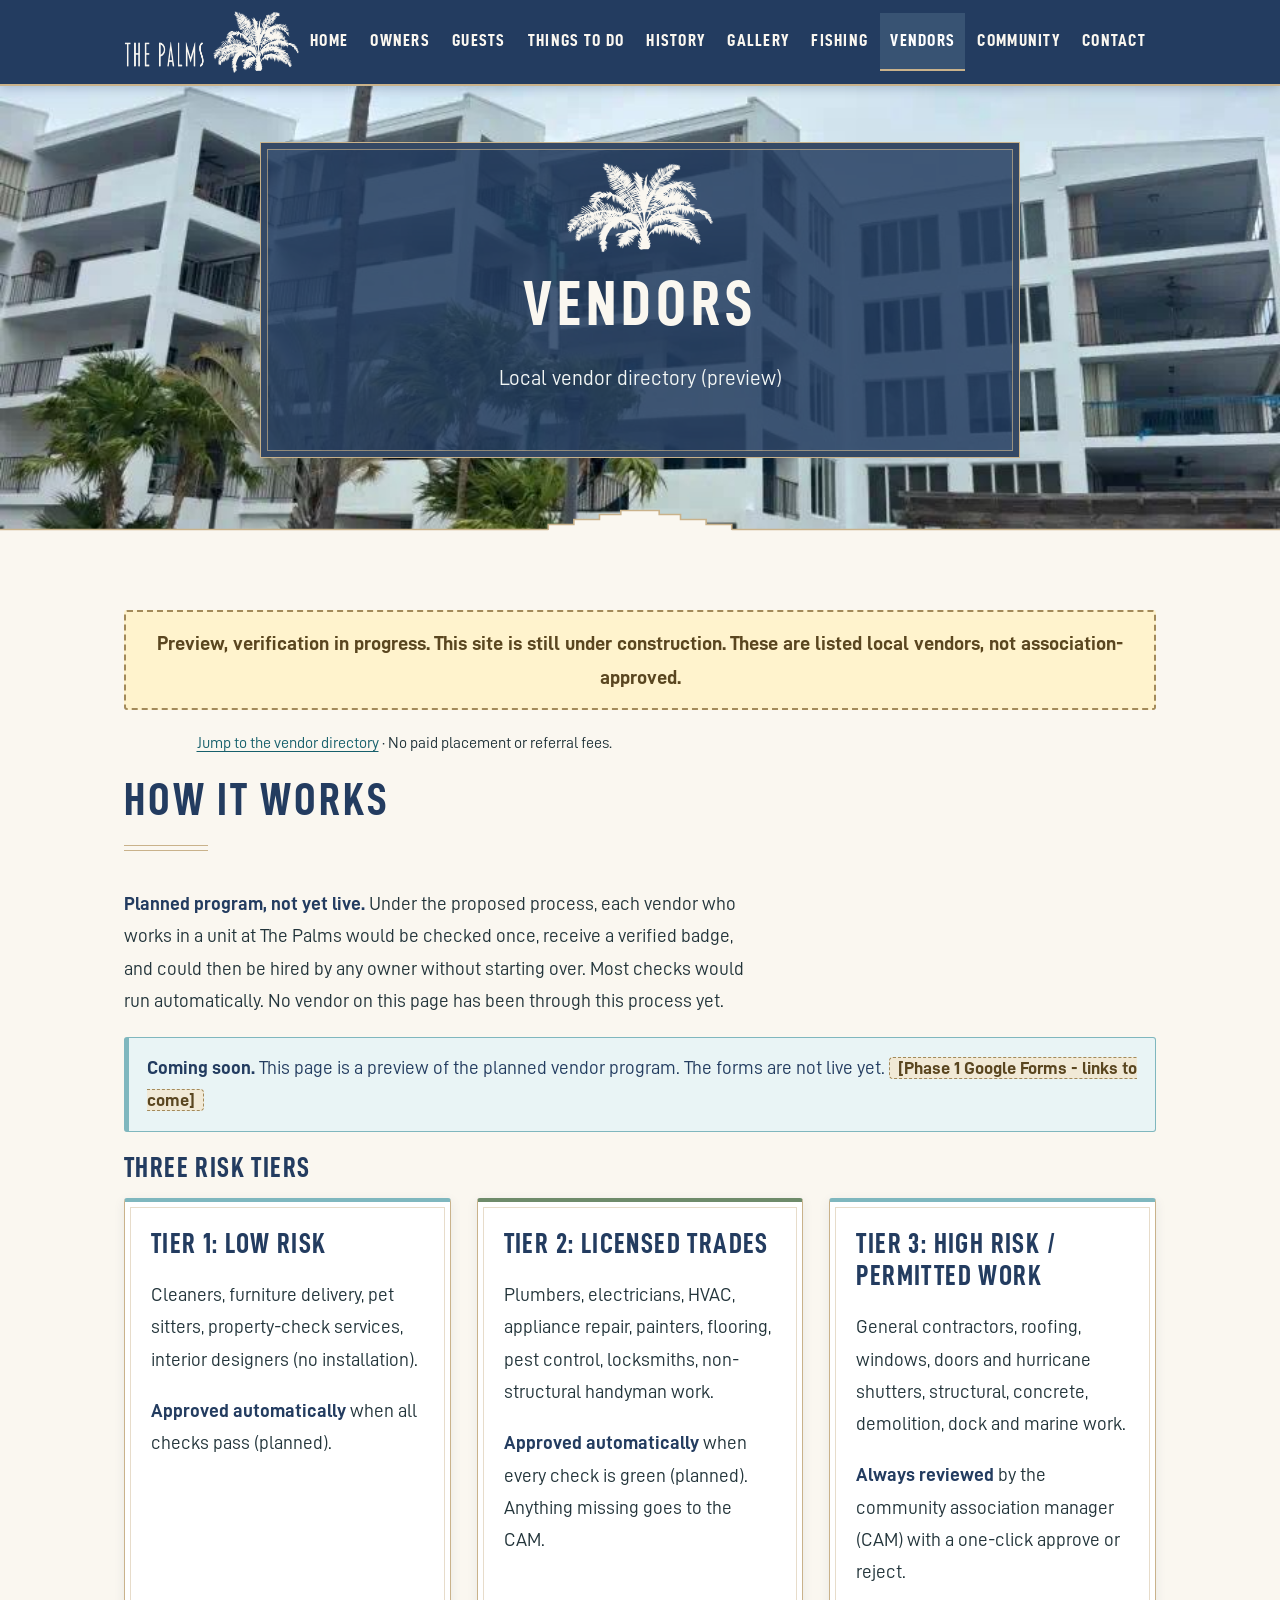
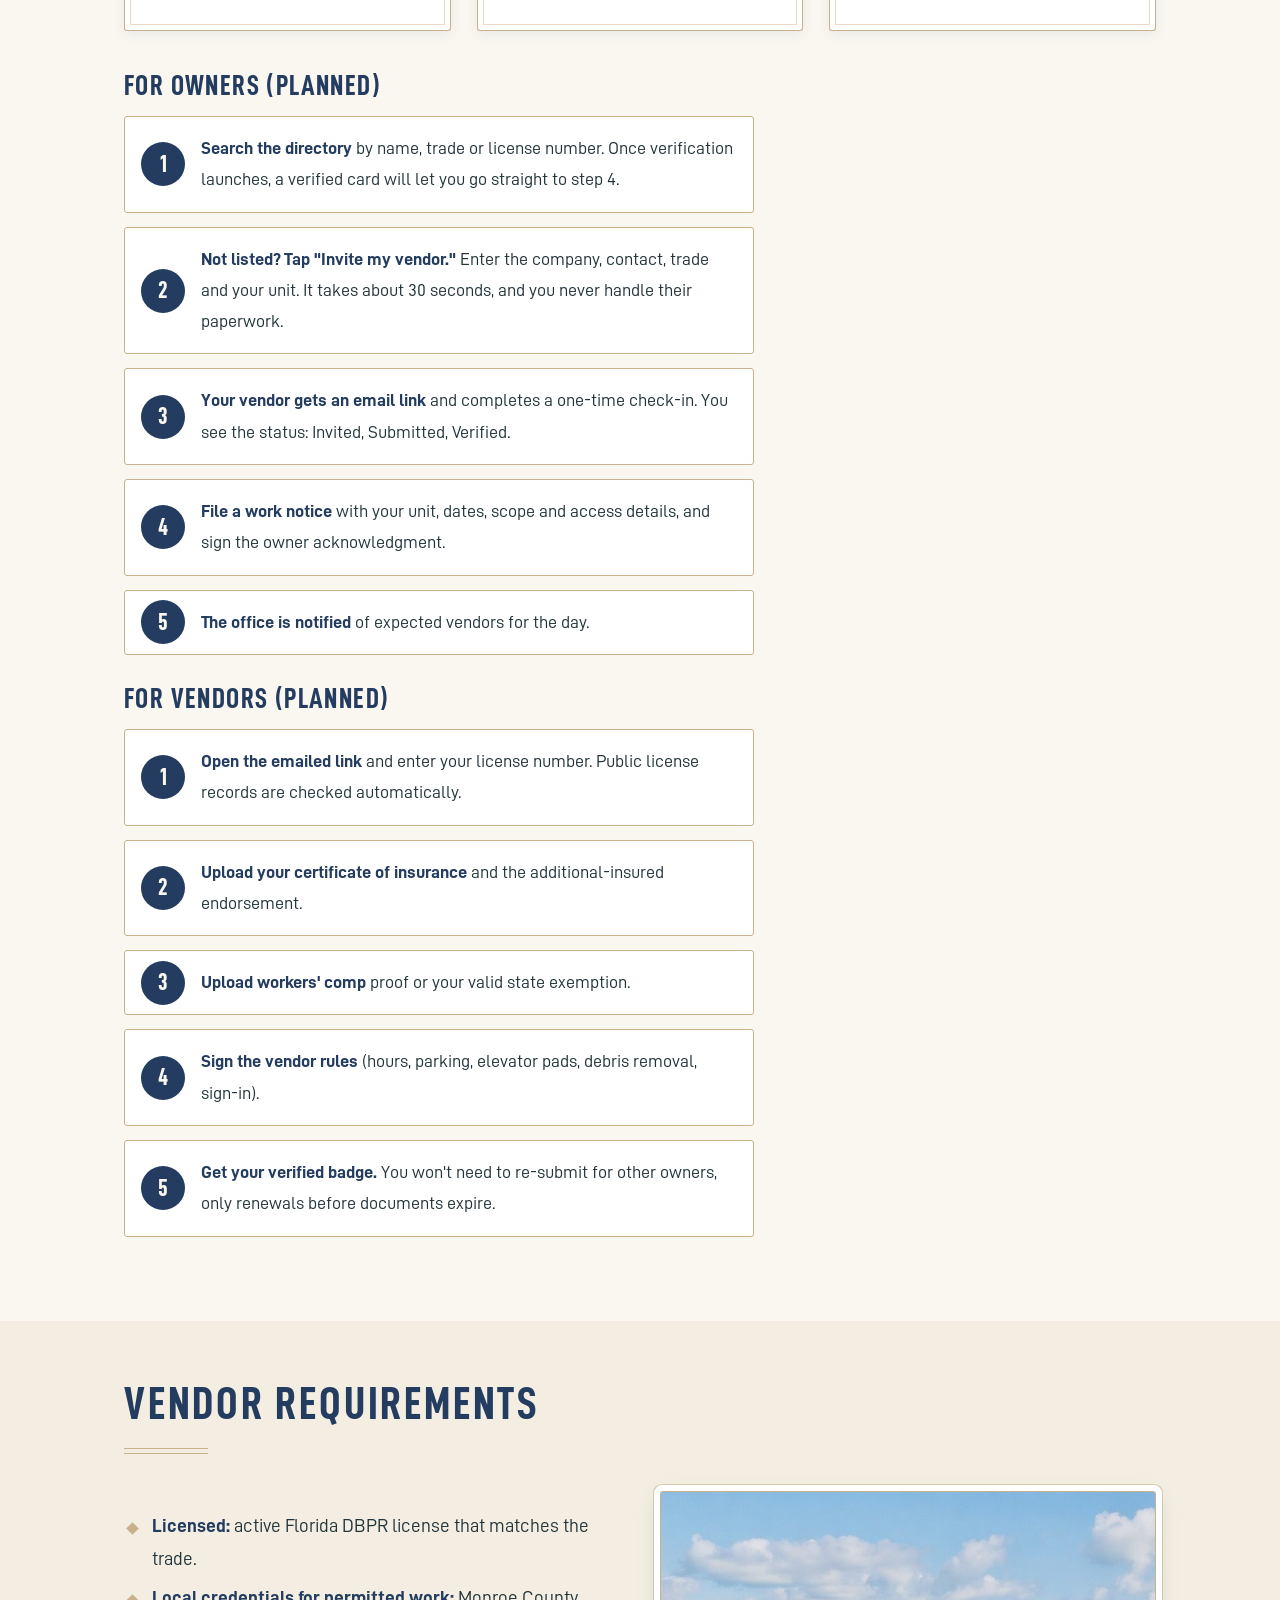
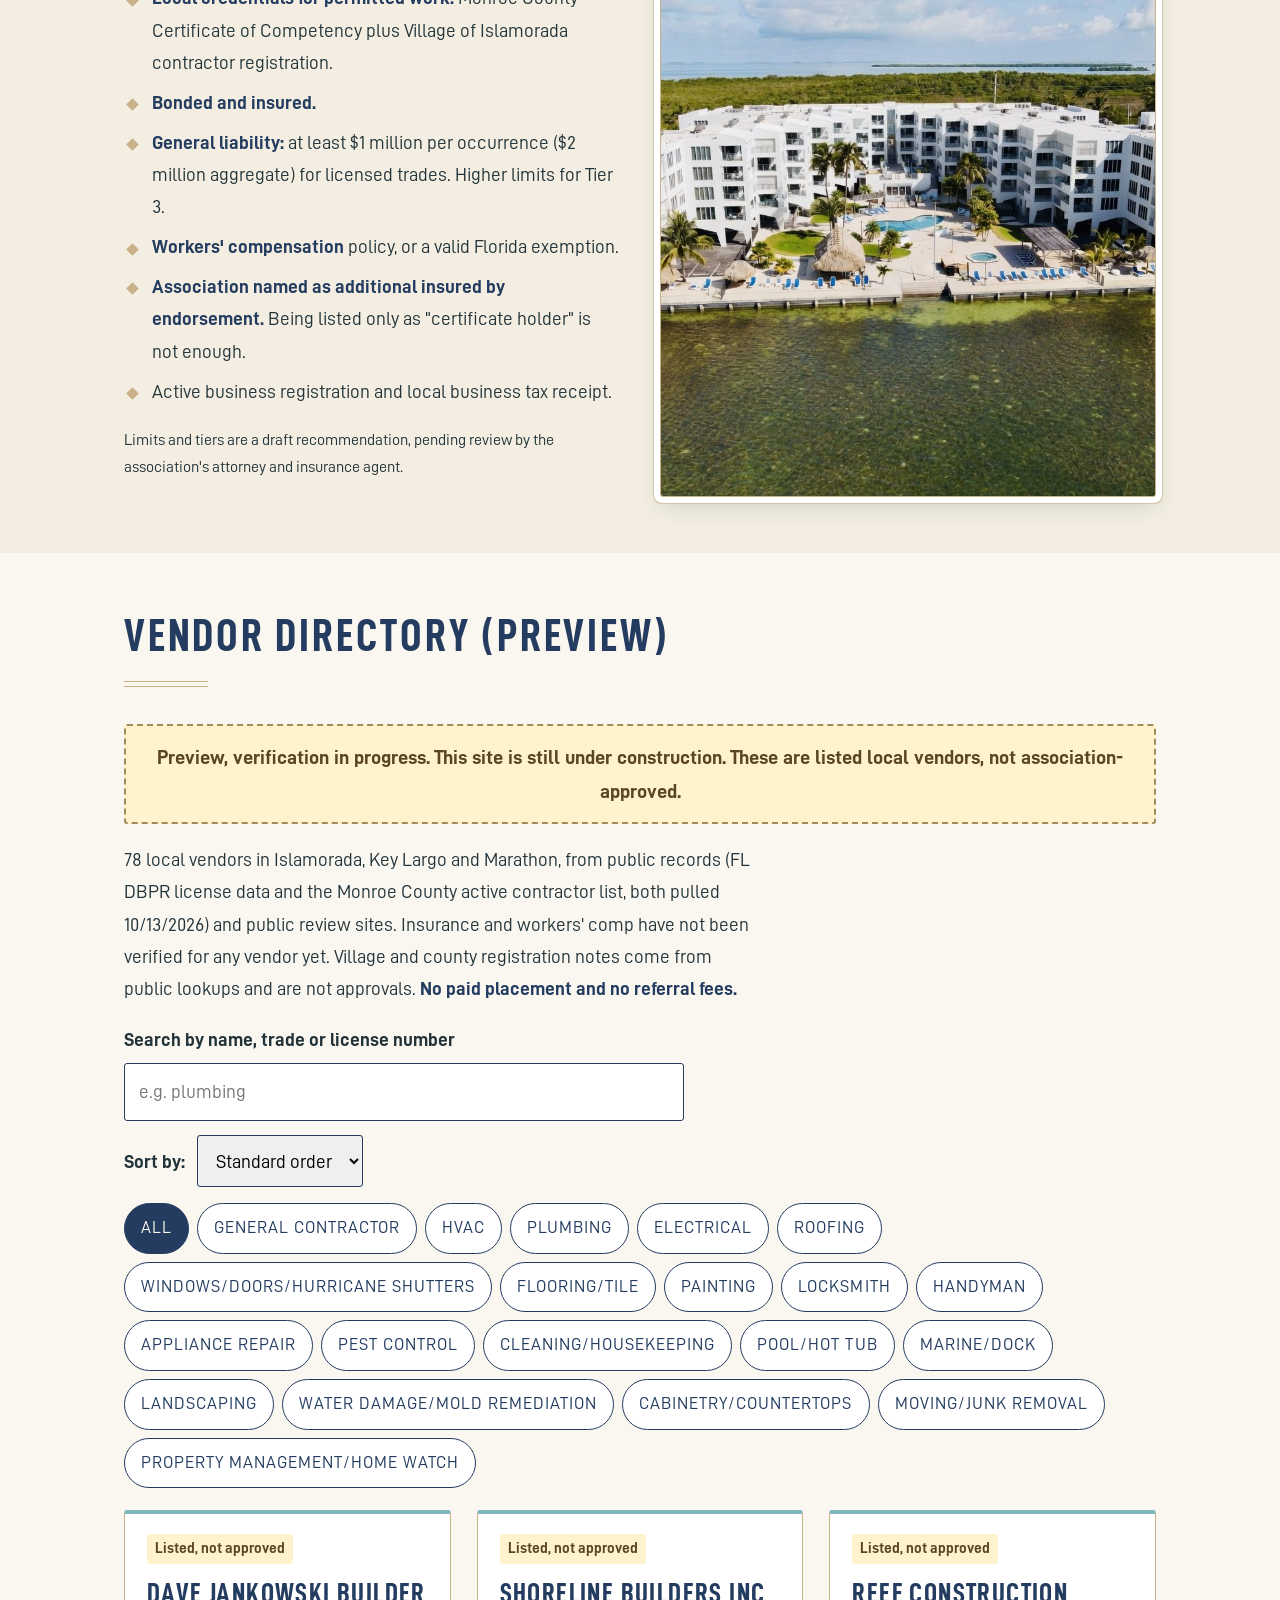
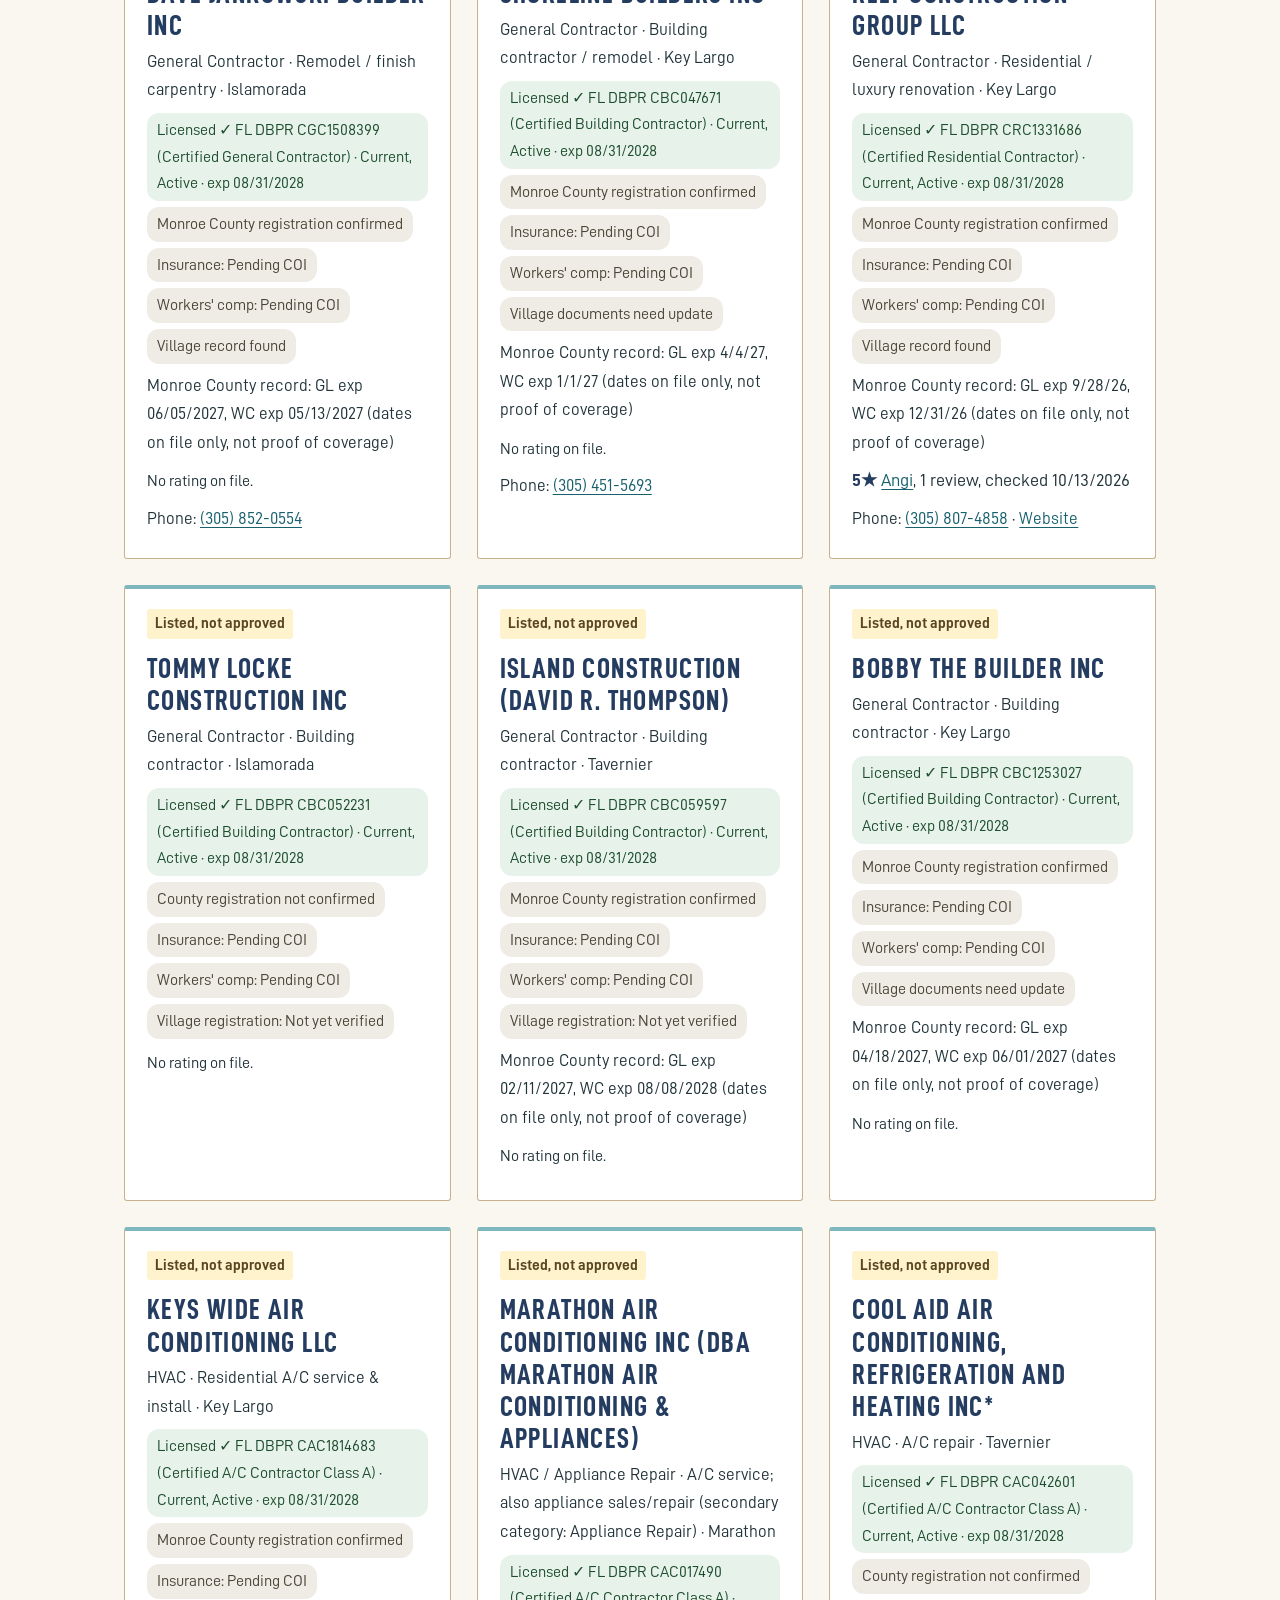
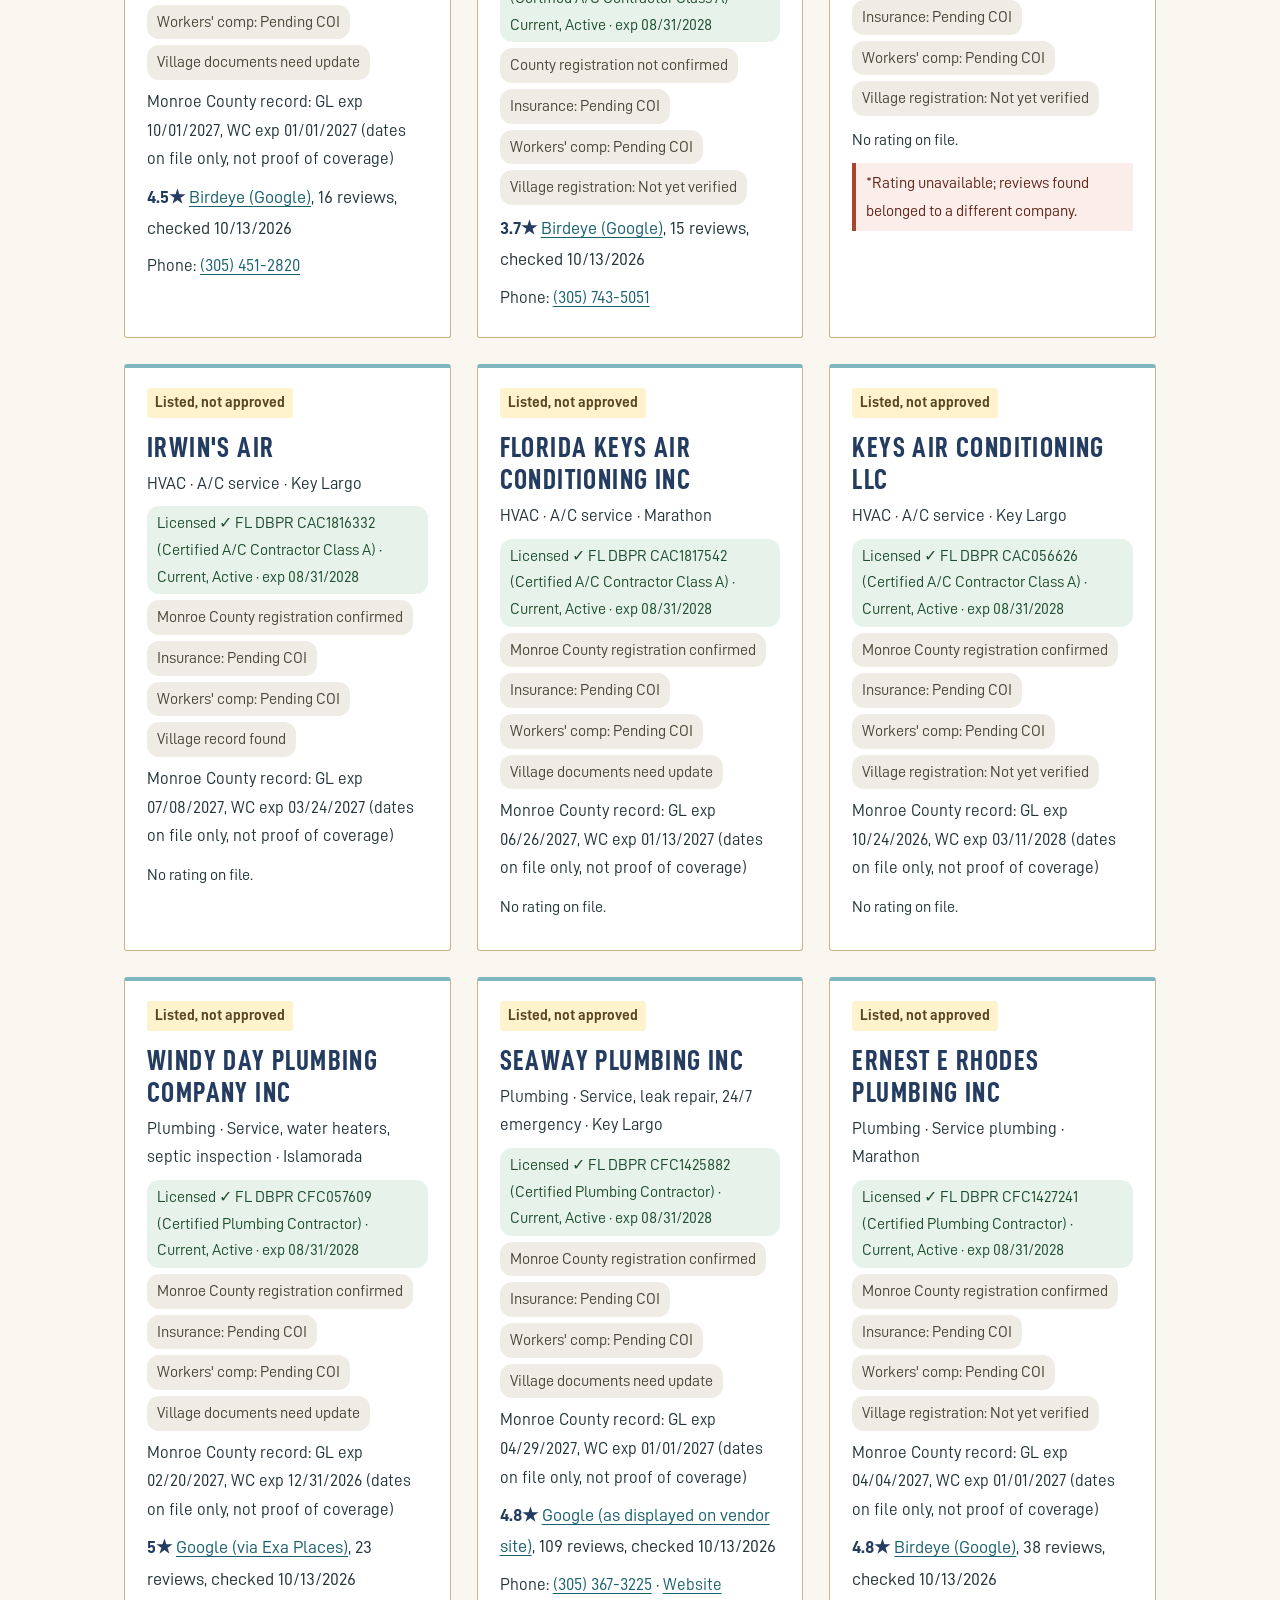
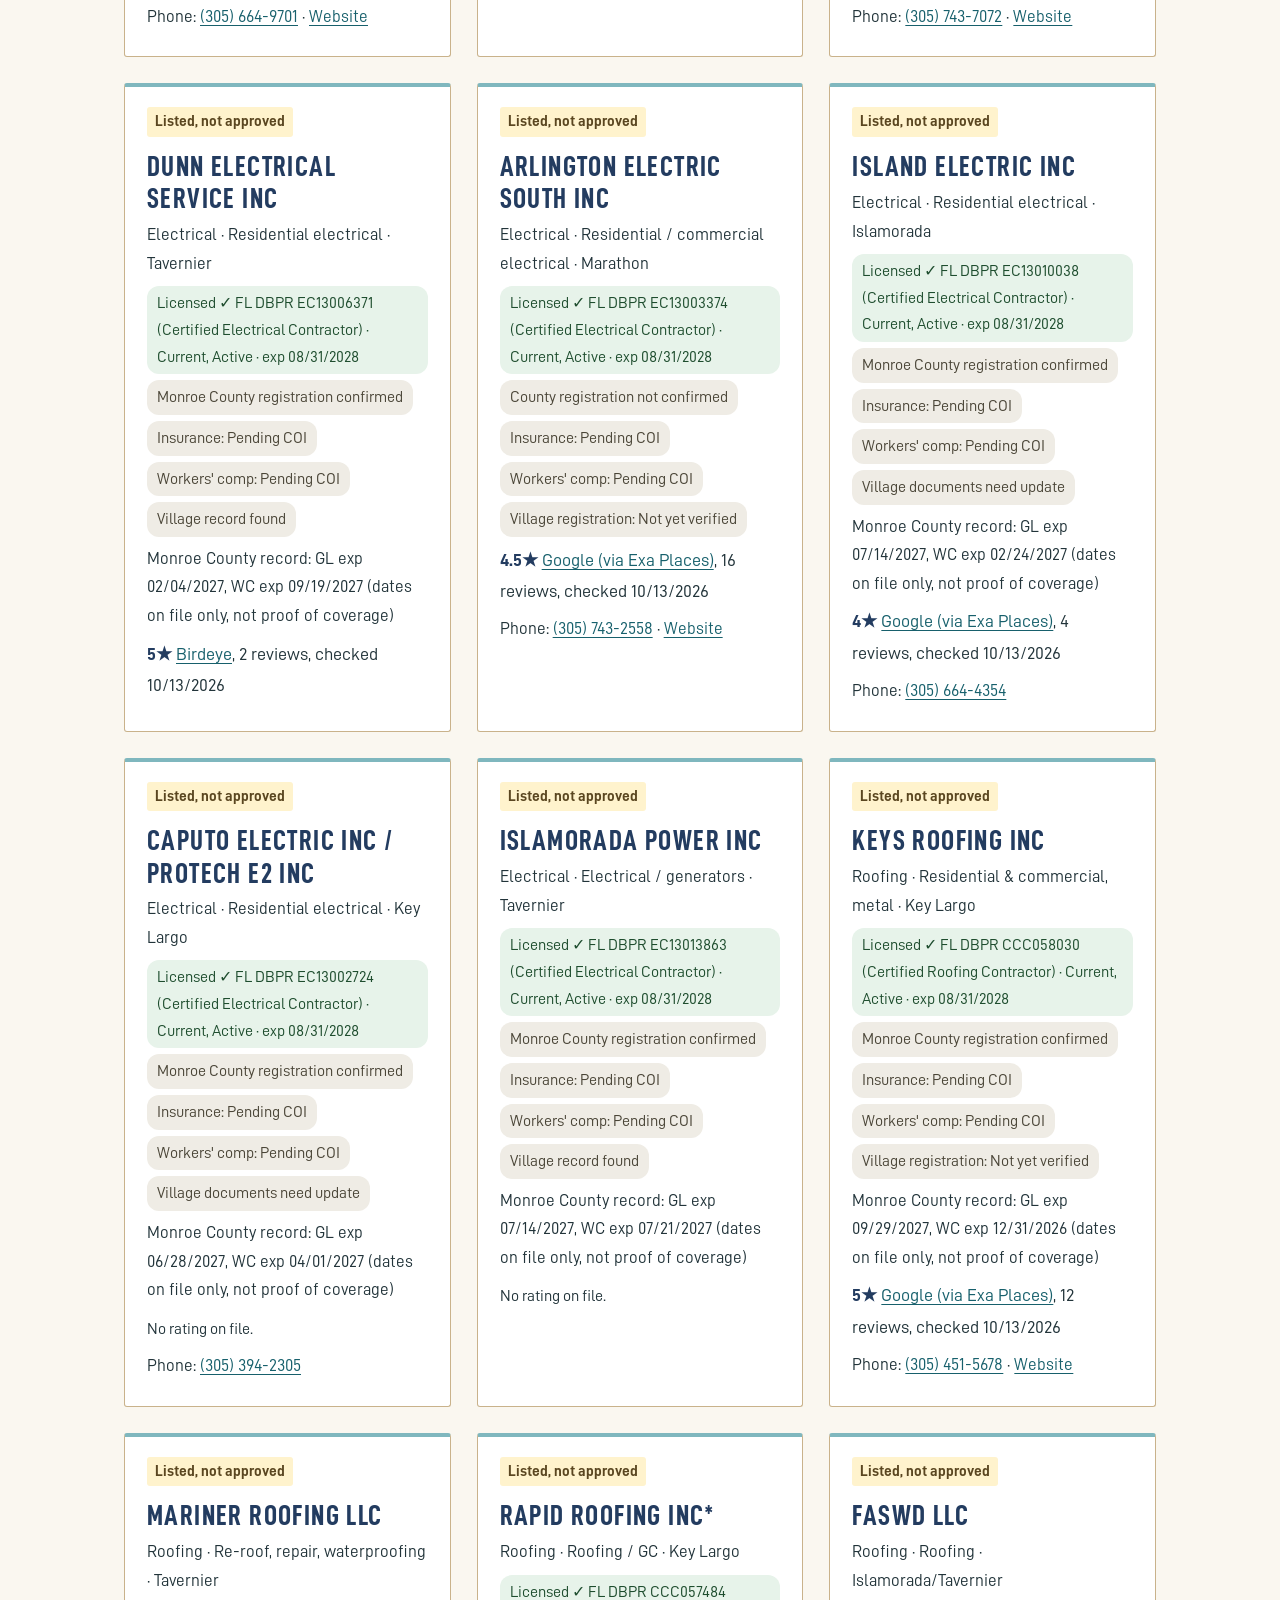
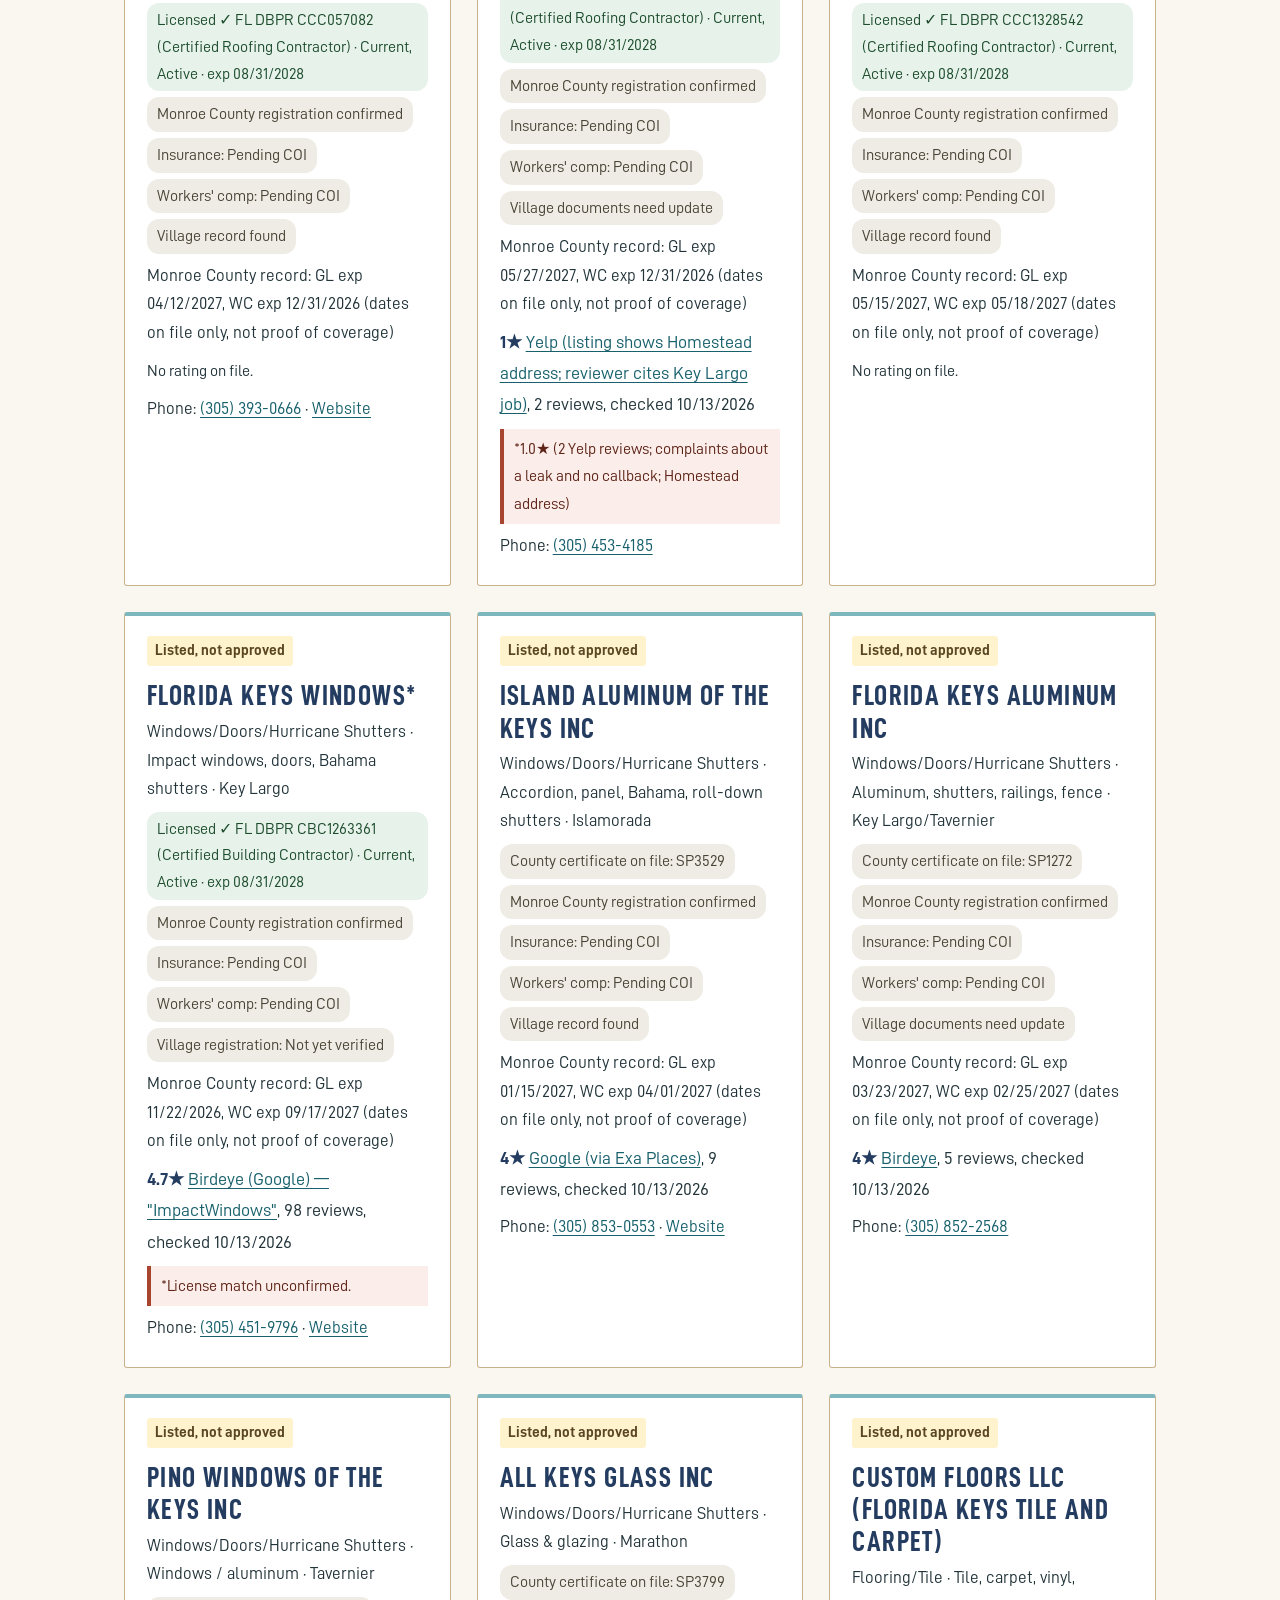
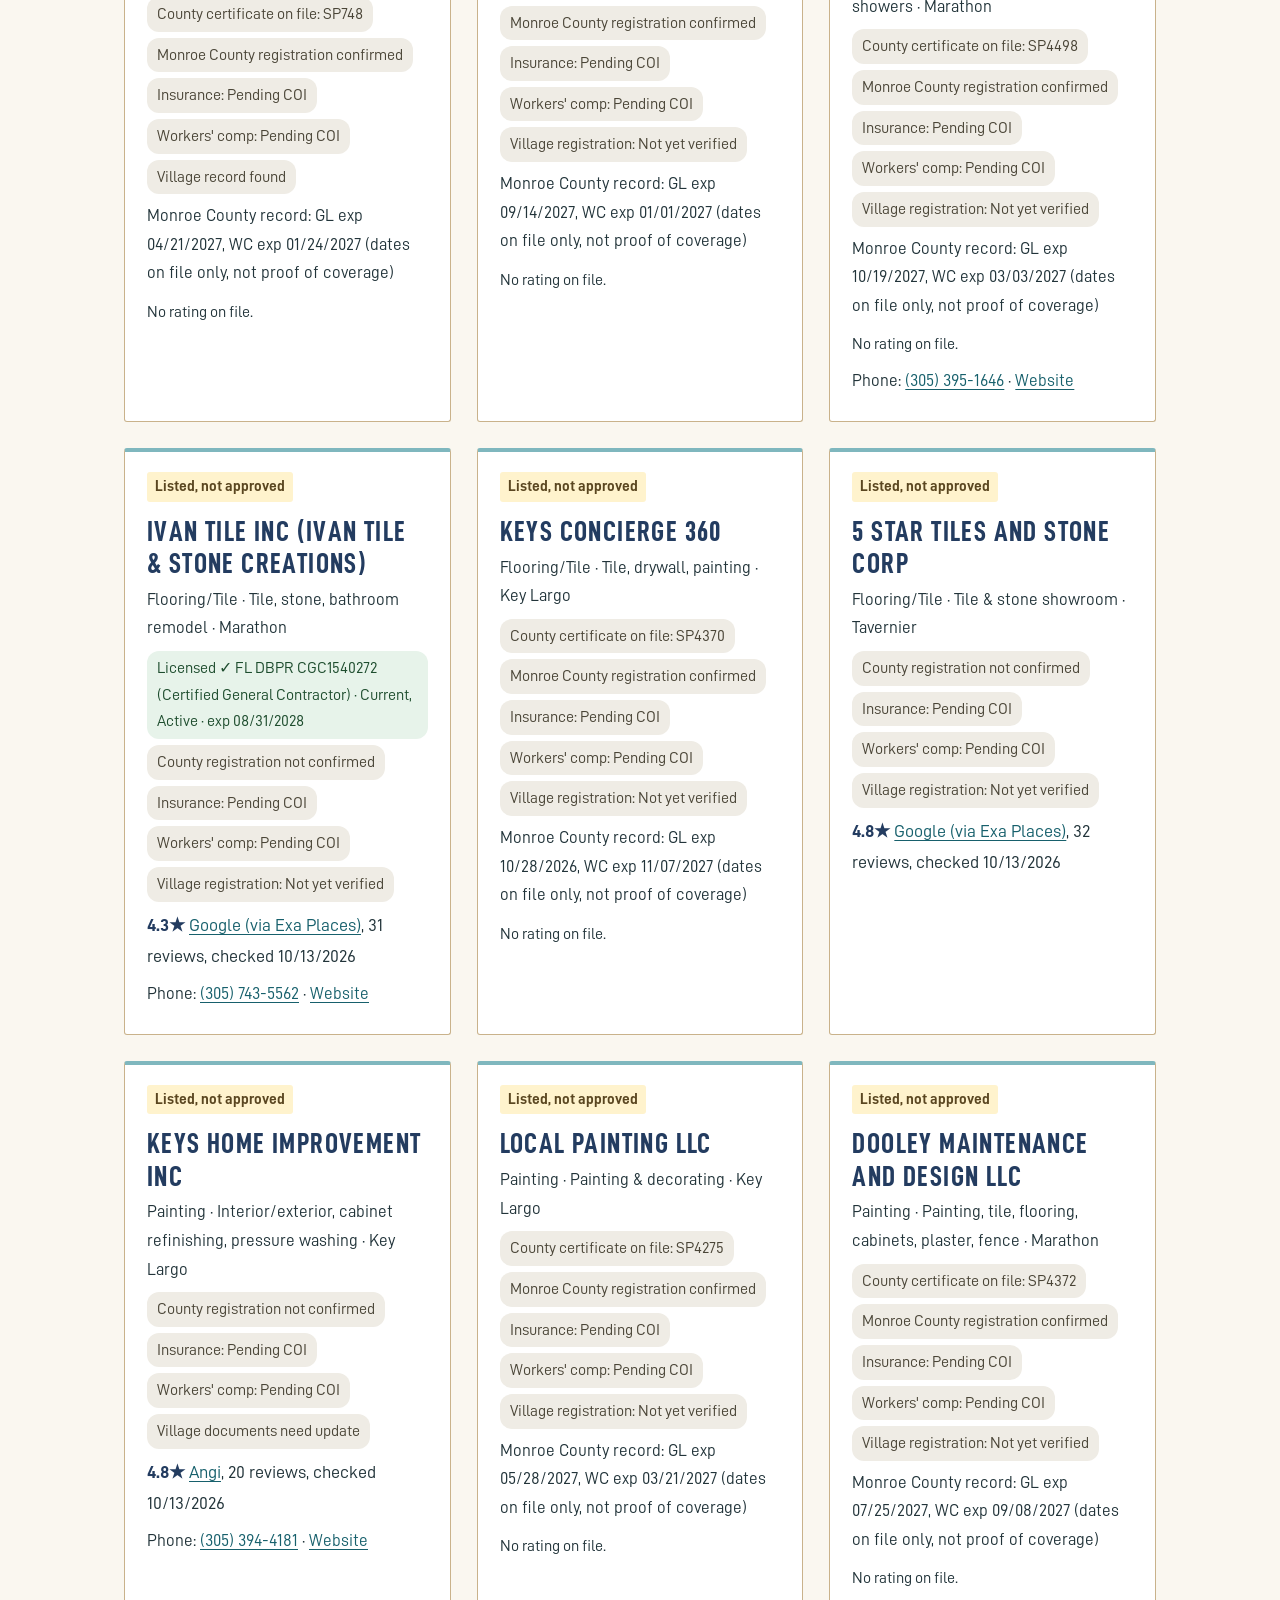
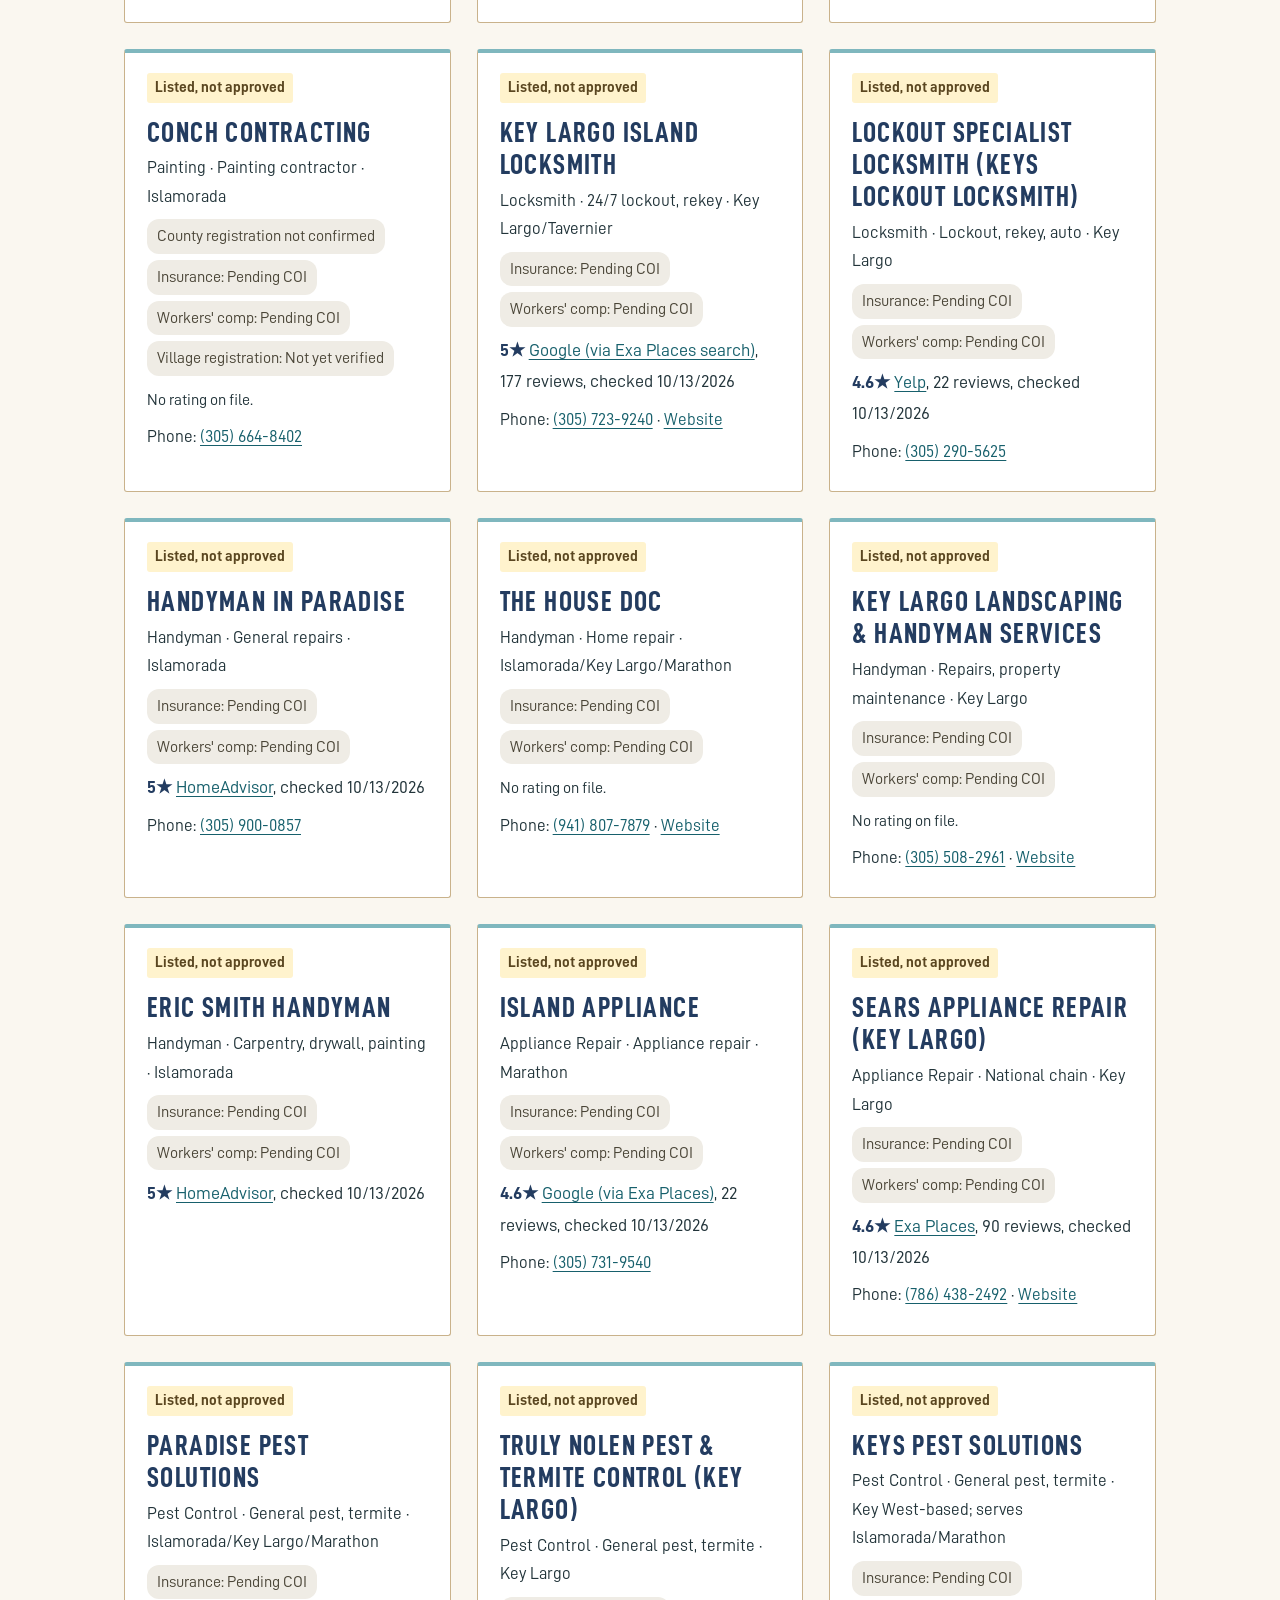
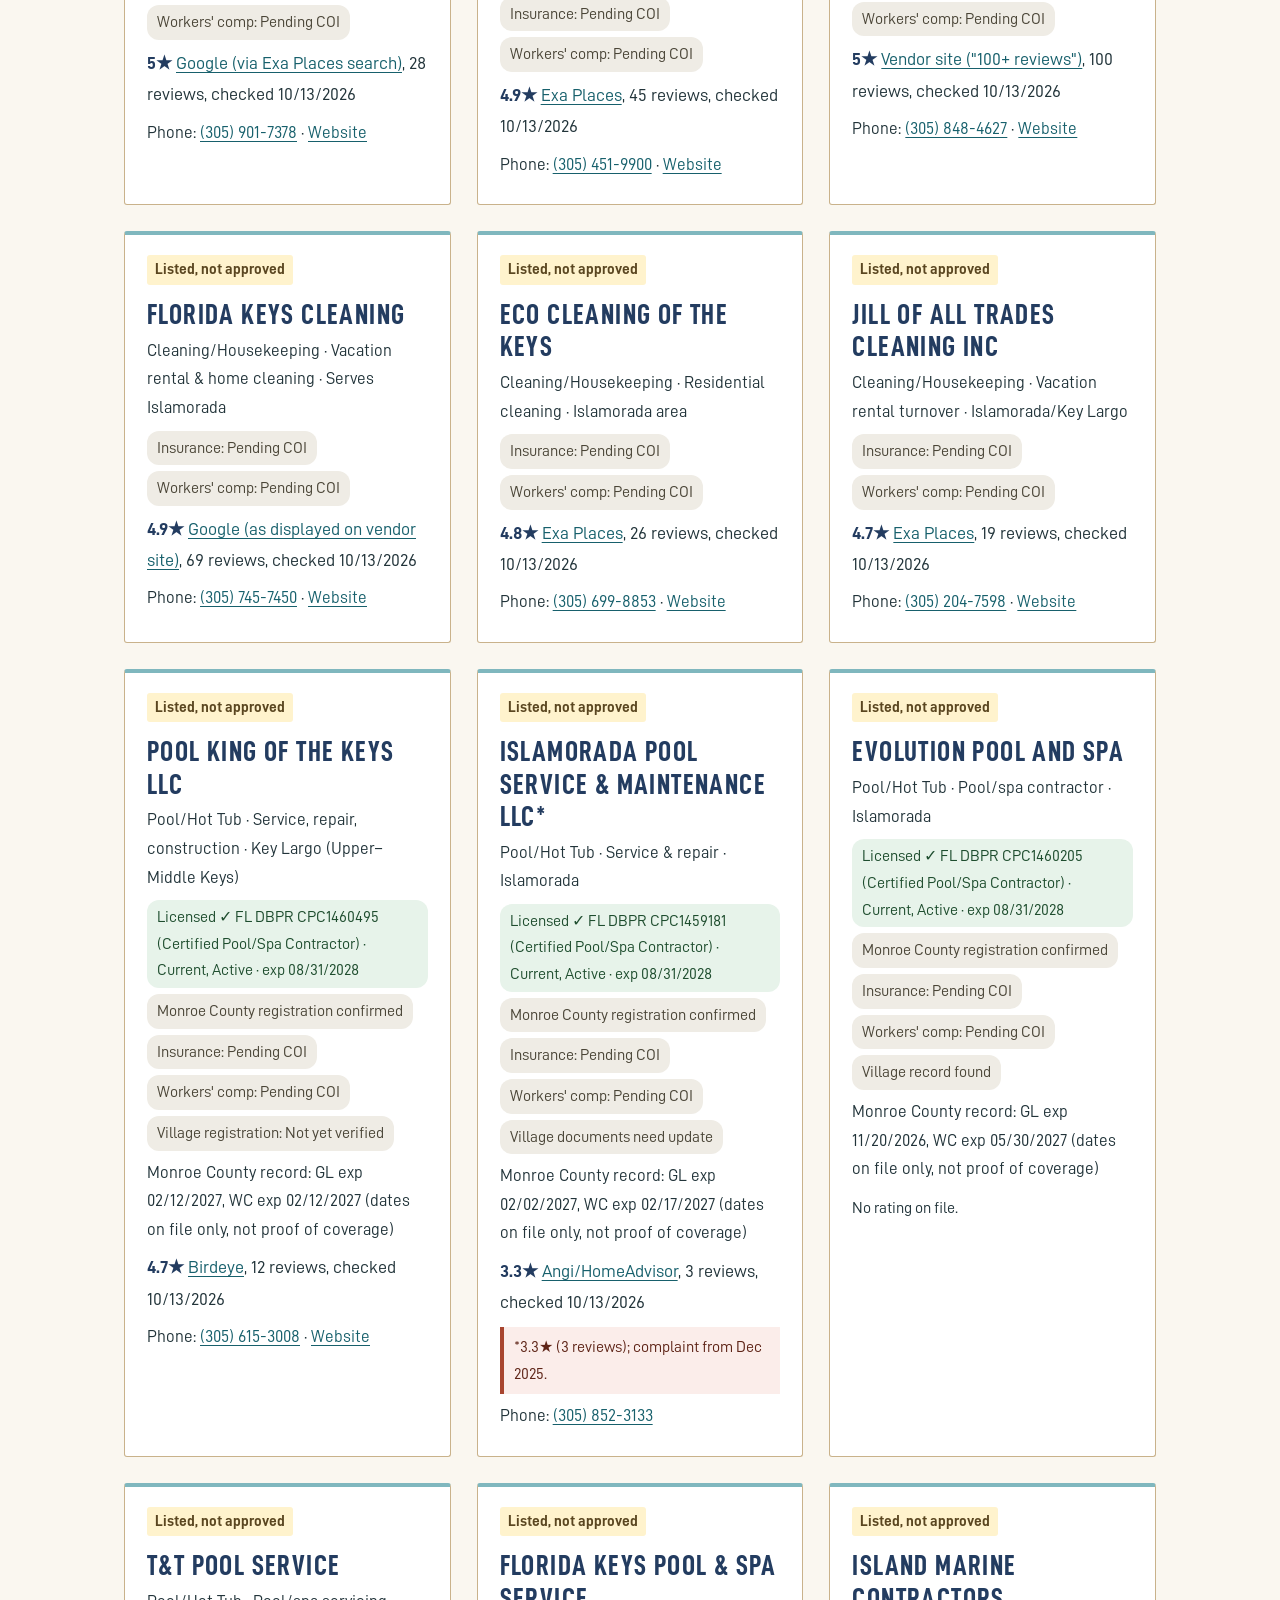
<file: vendors.html>
<!DOCTYPE html>
<html lang="en"><head>
<meta name="robots" content="noindex,nofollow"><meta charset="utf-8"><meta name="viewport" content="width=device-width,initial-scale=1">
<title>Vendors | The Palms of Islamorada</title>
<meta name="description" content="The Palms of Islamorada - oceanside condominium community at Mile Marker 79.9, Islamorada, Florida Keys. Owner and guest information.">
<meta name="theme-color" content="#233C60"><link rel="icon" href="images/web/favicon.ico" sizes="any"><link rel="icon" type="image/png" sizes="32x32" href="images/web/favicon-32.png"><link rel="apple-touch-icon" href="images/web/apple-touch-icon.png"><link rel="preload" href="fonts/D-DINCondensed-Bold.woff2" as="font" type="font/woff2" crossorigin><link rel="preload" href="fonts/D-DIN.woff2" as="font" type="font/woff2" crossorigin><link rel="stylesheet" href="style.css"></head><body>
<a class="skip" href="#main">Skip to content</a>
<header class="site"><div class="wrap"><a class="brand" href="index.html"><img src="images/web/palms-logo-horizontal-light.png" width="206" height="64" alt="The Palms of Islamorada logo"></a>
<button class="menu-btn" aria-label="Menu" aria-expanded="false" id="menubtn">Menu</button>
<nav id="nav"><ul><li><a href="index.html">Home</a></li><li><a href="owners.html">Owners</a></li><li><a href="guests.html">Guests</a></li><li><a href="todo.html">Things to Do</a></li><li><a href="history.html">History</a></li><li><a href="gallery.html">Gallery</a></li><li><a href="fishing.html">Fishing</a></li><li><a href="vendors.html" aria-current="page">Vendors</a></li><li><a href="community.html">Community</a></li><li><a href="contact.html">Contact</a></li></ul></nav></div></header>
<div class="hero small" style="--hero:url('images/web/building-white-exterior-palm.jpg');--hero-pos:center 45%"><div class="hero-card"><h1>Vendors</h1><p>Local vendor directory (preview)</p></div><svg class="deco-divider" viewBox="0 0 1200 40" preserveAspectRatio="none" aria-hidden="true"><path d="M0 40V27H514V22H538V17H562V12H582V8H618V12H638V17H662V22H686V27H1200V40Z" fill="#FAF7F0"/><path d="M0 26.5H514M686 26.5H1200" stroke="#C9B28B" stroke-width="1.5" fill="none"/><path d="M514 26.5V21.5H538V16.5H562V11.5H582V7.5H618V11.5H638V16.5H662V21.5H686V26.5" stroke="#C9B28B" stroke-width="1.5" fill="none"/></svg></div>
<main id="main">
<section><div class="wrap"><div class="sample-banner">Preview, verification in progress. This site is still under construction. These are listed local vendors, not association-approved.</div><p class="small" style="text-align:center"><a href="#directory">Jump to the vendor directory</a> &middot; No paid placement or referral fees.</p><h2>How it works</h2>
<p><strong>Planned program, not yet live.</strong> Under the proposed process, each vendor who works in a unit at The Palms would be checked once, receive a verified badge, and could then be hired by any owner without starting over. Most checks would run automatically. No vendor on this page has been through this process yet.</p>
<div class="notice"><strong>Coming soon.</strong> This page is a preview of the planned vendor program. The forms are not live yet. <span class="ph">[Phase 1 Google Forms - links to come]</span></div>
<h3>Three risk tiers</h3>
<div class="grid"><div class="card"><h3>Tier 1: Low risk</h3><p>Cleaners, furniture delivery, pet sitters, property-check services, interior designers (no installation).</p><p><strong>Approved automatically</strong> when all checks pass (planned).</p></div>
<div class="card sage"><h3>Tier 2: Licensed trades</h3><p>Plumbers, electricians, HVAC, appliance repair, painters, flooring, pest control, locksmiths, non-structural handyman work.</p><p><strong>Approved automatically</strong> when every check is green (planned). Anything missing goes to the CAM.</p></div>
<div class="card"><h3>Tier 3: High risk / permitted work</h3><p>General contractors, roofing, windows, doors and hurricane shutters, structural, concrete, demolition, dock and marine work.</p><p><strong>Always reviewed</strong> by the community association manager (CAM) with a one-click approve or reject.</p></div></div>
<h3 style="margin-top:1.4em">For owners (planned)</h3>
<ol class="steps"><li><strong>Search the directory</strong> by name, trade or license number. Once verification launches, a verified card will let you go straight to step 4.</li>
<li><strong>Not listed? Tap "Invite my vendor."</strong> Enter the company, contact, trade and your unit. It takes about 30 seconds, and you never handle their paperwork.</li>
<li><strong>Your vendor gets an email link</strong> and completes a one-time check-in. You see the status: Invited, Submitted, Verified.</li>
<li><strong>File a work notice</strong> with your unit, dates, scope and access details, and sign the owner acknowledgment.</li>
<li><strong>The office is notified</strong> of expected vendors for the day.</li></ol>
<h3>For vendors (planned)</h3>
<ol class="steps"><li><strong>Open the emailed link</strong> and enter your license number. Public license records are checked automatically.</li>
<li><strong>Upload your certificate of insurance</strong> and the additional-insured endorsement.</li>
<li><strong>Upload workers' comp</strong> proof or your valid state exemption.</li>
<li><strong>Sign the vendor rules</strong> (hours, parking, elevator pads, debris removal, sign-in).</li>
<li><strong>Get your verified badge.</strong> You won't need to re-submit for other owners, only renewals before documents expire.</li></ol>
</div></section>
<section class="alt" id="requirements"><div class="wrap"><h2>Vendor requirements</h2>
<div class="two"><div><ul class="checks">
<li><strong>Licensed:</strong> active Florida DBPR license that matches the trade.</li>
<li><strong>Local credentials for permitted work:</strong> Monroe County Certificate of Competency plus Village of Islamorada contractor registration.</li>
<li><strong>Bonded and insured.</strong></li>
<li><strong>General liability:</strong> at least $1 million per occurrence ($2 million aggregate) for licensed trades. Higher limits for Tier 3.</li>
<li><strong>Workers' compensation</strong> policy, or a valid Florida exemption.</li>
<li><strong>Association named as additional insured by endorsement.</strong> Being listed only as "certificate holder" is not enough.</li>
<li>Active business registration and local business tax receipt.</li></ul>
<p class="small">Limits and tiers are a draft recommendation, pending review by the association's attorney and insurance agent.</p></div>
<img class="photo" src="images/web/aerial-courtyard-waterfront.jpg" alt="Aerial view of the white Palms buildings around the courtyard on the water" loading="lazy"></div></div></section>
<section id="directory"><div class="wrap"><h2>Vendor directory (preview)</h2>
<div class="sample-banner">Preview, verification in progress. This site is still under construction. These are listed local vendors, not association-approved.</div>
<p>78 local vendors in Islamorada, Key Largo and Marathon, from public records (FL DBPR license data and the Monroe County active contractor list, both pulled 10/13/2026) and public review sites. Insurance and workers' comp have not been verified for any vendor yet. Village and county registration notes come from public lookups and are not approvals. <strong>No paid placement and no referral fees.</strong></p>
<label class="vsearch-label" for="vsearch">Search by name, trade or license number</label>
<input id="vsearch" class="vsearch" type="search" placeholder="e.g. plumbing">
<div class="vsort"><label for="vsort">Sort by:</label> <select id="vsort" class="vsearch"><option value="default">Standard order</option><option value="rating">Highest rated</option><option value="reviews">Most reviews</option></select></div>
<div class="chips" role="group" aria-label="Filter by trade"><button type="button" class="chip on" data-cat="all">All</button><button type="button" class="chip" data-cat="general contractor">General Contractor</button><button type="button" class="chip" data-cat="hvac">HVAC</button><button type="button" class="chip" data-cat="plumbing">Plumbing</button><button type="button" class="chip" data-cat="electrical">Electrical</button><button type="button" class="chip" data-cat="roofing">Roofing</button><button type="button" class="chip" data-cat="windows/doors/hurricane shutters">Windows/Doors/Hurricane Shutters</button><button type="button" class="chip" data-cat="flooring/tile">Flooring/Tile</button><button type="button" class="chip" data-cat="painting">Painting</button><button type="button" class="chip" data-cat="locksmith">Locksmith</button><button type="button" class="chip" data-cat="handyman">Handyman</button><button type="button" class="chip" data-cat="appliance repair">Appliance Repair</button><button type="button" class="chip" data-cat="pest control">Pest Control</button><button type="button" class="chip" data-cat="cleaning/housekeeping">Cleaning/Housekeeping</button><button type="button" class="chip" data-cat="pool/hot tub">Pool/Hot Tub</button><button type="button" class="chip" data-cat="marine/dock">Marine/Dock</button><button type="button" class="chip" data-cat="landscaping">Landscaping</button><button type="button" class="chip" data-cat="water damage/mold remediation">Water Damage/Mold Remediation</button><button type="button" class="chip" data-cat="cabinetry/countertops">Cabinetry/Countertops</button><button type="button" class="chip" data-cat="moving/junk removal">Moving/Junk Removal</button><button type="button" class="chip" data-cat="property management/home watch">Property Management/Home Watch</button></div>
<div class="grid vgrid" id="vgrid"><article class="vcard" data-cats="general contractor"><div class="vtop"><span class="vlisted">Listed, not approved</span></div>
<h3>Dave Jankowski Builder Inc</h3><p class="vmeta">General Contractor &middot; Remodel / finish carpentry &middot; Islamorada</p>
<ul class="vchips"><li>Licensed &#10003; FL DBPR CGC1508399 (Certified General Contractor) &middot; Current, Active &middot; exp 08/31/2028</li><li class="pend">Monroe County registration confirmed</li><li class="pend">Insurance: Pending COI</li><li class="pend">Workers' comp: Pending COI</li><li class="pend">Village record found</li></ul><p class="vmeta">Monroe County record: GL exp 06/05/2027, WC exp 05/13/2027 (dates on file only, not proof of coverage)</p><p class="vrating" data-rating="0" data-reviews="0"><span class="small">No rating on file.</span></p><p class="vmeta">Phone: <a href="tel:3058520554">(305) 852-0554</a></p></article><article class="vcard" data-cats="general contractor"><div class="vtop"><span class="vlisted">Listed, not approved</span></div>
<h3>Shoreline Builders Inc</h3><p class="vmeta">General Contractor &middot; Building contractor / remodel &middot; Key Largo</p>
<ul class="vchips"><li>Licensed &#10003; FL DBPR CBC047671 (Certified Building Contractor) &middot; Current, Active &middot; exp 08/31/2028</li><li class="pend">Monroe County registration confirmed</li><li class="pend">Insurance: Pending COI</li><li class="pend">Workers' comp: Pending COI</li><li class="pend">Village documents need update</li></ul><p class="vmeta">Monroe County record: GL exp 4/4/27, WC exp 1/1/27 (dates on file only, not proof of coverage)</p><p class="vrating" data-rating="0" data-reviews="0"><span class="small">No rating on file.</span></p><p class="vmeta">Phone: <a href="tel:3054515693">(305) 451-5693</a></p></article><article class="vcard" data-cats="general contractor"><div class="vtop"><span class="vlisted">Listed, not approved</span></div>
<h3>Reef Construction Group LLC</h3><p class="vmeta">General Contractor &middot; Residential / luxury renovation &middot; Key Largo</p>
<ul class="vchips"><li>Licensed &#10003; FL DBPR CRC1331686 (Certified Residential Contractor) &middot; Current, Active &middot; exp 08/31/2028</li><li class="pend">Monroe County registration confirmed</li><li class="pend">Insurance: Pending COI</li><li class="pend">Workers' comp: Pending COI</li><li class="pend">Village record found</li></ul><p class="vmeta">Monroe County record: GL exp 9/28/26, WC exp 12/31/26 (dates on file only, not proof of coverage)</p><p class="vrating" data-rating="5.0" data-reviews="1"><strong>5&#9733;</strong> <a href="https://www.angi.com/companylist/us/fl/key-largo/reef-construction-group-llc-reviews-1.htm" target="_blank" rel="noopener nofollow">Angi</a>, 1 review, checked 10/13/2026</p><p class="vmeta">Phone: <a href="tel:3058074858">(305) 807-4858</a> &middot; <a href="https://www.reefconstructiongroup.com/" target="_blank" rel="noopener nofollow">Website</a></p></article><article class="vcard" data-cats="general contractor"><div class="vtop"><span class="vlisted">Listed, not approved</span></div>
<h3>Tommy Locke Construction Inc</h3><p class="vmeta">General Contractor &middot; Building contractor &middot; Islamorada</p>
<ul class="vchips"><li>Licensed &#10003; FL DBPR CBC052231 (Certified Building Contractor) &middot; Current, Active &middot; exp 08/31/2028</li><li class="pend">County registration not confirmed</li><li class="pend">Insurance: Pending COI</li><li class="pend">Workers' comp: Pending COI</li><li class="pend">Village registration: Not yet verified</li></ul><p class="vrating" data-rating="0" data-reviews="0"><span class="small">No rating on file.</span></p></article><article class="vcard" data-cats="general contractor"><div class="vtop"><span class="vlisted">Listed, not approved</span></div>
<h3>Island Construction (David R. Thompson)</h3><p class="vmeta">General Contractor &middot; Building contractor &middot; Tavernier</p>
<ul class="vchips"><li>Licensed &#10003; FL DBPR CBC059597 (Certified Building Contractor) &middot; Current, Active &middot; exp 08/31/2028</li><li class="pend">Monroe County registration confirmed</li><li class="pend">Insurance: Pending COI</li><li class="pend">Workers' comp: Pending COI</li><li class="pend">Village registration: Not yet verified</li></ul><p class="vmeta">Monroe County record: GL exp 02/11/2027, WC exp 08/08/2028 (dates on file only, not proof of coverage)</p><p class="vrating" data-rating="0" data-reviews="0"><span class="small">No rating on file.</span></p></article><article class="vcard" data-cats="general contractor"><div class="vtop"><span class="vlisted">Listed, not approved</span></div>
<h3>Bobby the Builder Inc</h3><p class="vmeta">General Contractor &middot; Building contractor &middot; Key Largo</p>
<ul class="vchips"><li>Licensed &#10003; FL DBPR CBC1253027 (Certified Building Contractor) &middot; Current, Active &middot; exp 08/31/2028</li><li class="pend">Monroe County registration confirmed</li><li class="pend">Insurance: Pending COI</li><li class="pend">Workers' comp: Pending COI</li><li class="pend">Village documents need update</li></ul><p class="vmeta">Monroe County record: GL exp 04/18/2027, WC exp 06/01/2027 (dates on file only, not proof of coverage)</p><p class="vrating" data-rating="0" data-reviews="0"><span class="small">No rating on file.</span></p></article><article class="vcard" data-cats="hvac"><div class="vtop"><span class="vlisted">Listed, not approved</span></div>
<h3>Keys Wide Air Conditioning LLC</h3><p class="vmeta">HVAC &middot; Residential A/C service &amp; install &middot; Key Largo</p>
<ul class="vchips"><li>Licensed &#10003; FL DBPR CAC1814683 (Certified A/C Contractor Class A) &middot; Current, Active &middot; exp 08/31/2028</li><li class="pend">Monroe County registration confirmed</li><li class="pend">Insurance: Pending COI</li><li class="pend">Workers' comp: Pending COI</li><li class="pend">Village documents need update</li></ul><p class="vmeta">Monroe County record: GL exp 10/01/2027, WC exp 01/01/2027 (dates on file only, not proof of coverage)</p><p class="vrating" data-rating="4.5" data-reviews="16"><strong>4.5&#9733;</strong> <a href="https://reviews.birdeye.com/keys-wide-air-conditioning-llc-167050044448888" target="_blank" rel="noopener nofollow">Birdeye (Google)</a>, 16 reviews, checked 10/13/2026</p><p class="vmeta">Phone: <a href="tel:3054512820">(305) 451-2820</a></p></article><article class="vcard" data-cats="hvac|appliance repair"><div class="vtop"><span class="vlisted">Listed, not approved</span></div>
<h3>Marathon Air Conditioning Inc (dba Marathon Air Conditioning &amp; Appliances)</h3><p class="vmeta">HVAC / Appliance Repair &middot; A/C service; also appliance sales/repair (secondary category: Appliance Repair) &middot; Marathon</p>
<ul class="vchips"><li>Licensed &#10003; FL DBPR CAC017490 (Certified A/C Contractor Class A) &middot; Current, Active &middot; exp 08/31/2028</li><li class="pend">County registration not confirmed</li><li class="pend">Insurance: Pending COI</li><li class="pend">Workers' comp: Pending COI</li><li class="pend">Village registration: Not yet verified</li></ul><p class="vrating" data-rating="3.7" data-reviews="15"><strong>3.7&#9733;</strong> <a href="https://reviews.birdeye.com/marathon-air-conditioning-166869452773129" target="_blank" rel="noopener nofollow">Birdeye (Google)</a>, 15 reviews, checked 10/13/2026</p><p class="vmeta">Phone: <a href="tel:3057435051">(305) 743-5051</a></p></article><article class="vcard" data-cats="hvac"><div class="vtop"><span class="vlisted">Listed, not approved</span></div>
<h3>Cool Aid Air Conditioning, Refrigeration and Heating Inc*</h3><p class="vmeta">HVAC &middot; A/C repair &middot; Tavernier</p>
<ul class="vchips"><li>Licensed &#10003; FL DBPR CAC042601 (Certified A/C Contractor Class A) &middot; Current, Active &middot; exp 08/31/2028</li><li class="pend">County registration not confirmed</li><li class="pend">Insurance: Pending COI</li><li class="pend">Workers' comp: Pending COI</li><li class="pend">Village registration: Not yet verified</li></ul><p class="vrating" data-rating="0" data-reviews="0"><span class="small">No rating on file.</span></p><p class="vflag">*Rating unavailable; reviews found belonged to a different company.</p></article><article class="vcard" data-cats="hvac"><div class="vtop"><span class="vlisted">Listed, not approved</span></div>
<h3>Irwin&#x27;s Air</h3><p class="vmeta">HVAC &middot; A/C service &middot; Key Largo</p>
<ul class="vchips"><li>Licensed &#10003; FL DBPR CAC1816332 (Certified A/C Contractor Class A) &middot; Current, Active &middot; exp 08/31/2028</li><li class="pend">Monroe County registration confirmed</li><li class="pend">Insurance: Pending COI</li><li class="pend">Workers' comp: Pending COI</li><li class="pend">Village record found</li></ul><p class="vmeta">Monroe County record: GL exp 07/08/2027, WC exp 03/24/2027 (dates on file only, not proof of coverage)</p><p class="vrating" data-rating="0" data-reviews="0"><span class="small">No rating on file.</span></p></article><article class="vcard" data-cats="hvac"><div class="vtop"><span class="vlisted">Listed, not approved</span></div>
<h3>Florida Keys Air Conditioning Inc</h3><p class="vmeta">HVAC &middot; A/C service &middot; Marathon</p>
<ul class="vchips"><li>Licensed &#10003; FL DBPR CAC1817542 (Certified A/C Contractor Class A) &middot; Current, Active &middot; exp 08/31/2028</li><li class="pend">Monroe County registration confirmed</li><li class="pend">Insurance: Pending COI</li><li class="pend">Workers' comp: Pending COI</li><li class="pend">Village documents need update</li></ul><p class="vmeta">Monroe County record: GL exp 06/26/2027, WC exp 01/13/2027 (dates on file only, not proof of coverage)</p><p class="vrating" data-rating="0" data-reviews="0"><span class="small">No rating on file.</span></p></article><article class="vcard" data-cats="hvac"><div class="vtop"><span class="vlisted">Listed, not approved</span></div>
<h3>Keys Air Conditioning LLC</h3><p class="vmeta">HVAC &middot; A/C service &middot; Key Largo</p>
<ul class="vchips"><li>Licensed &#10003; FL DBPR CAC056626 (Certified A/C Contractor Class A) &middot; Current, Active &middot; exp 08/31/2028</li><li class="pend">Monroe County registration confirmed</li><li class="pend">Insurance: Pending COI</li><li class="pend">Workers' comp: Pending COI</li><li class="pend">Village registration: Not yet verified</li></ul><p class="vmeta">Monroe County record: GL exp 10/24/2026, WC exp 03/11/2028 (dates on file only, not proof of coverage)</p><p class="vrating" data-rating="0" data-reviews="0"><span class="small">No rating on file.</span></p></article><article class="vcard" data-cats="plumbing"><div class="vtop"><span class="vlisted">Listed, not approved</span></div>
<h3>Windy Day Plumbing Company Inc</h3><p class="vmeta">Plumbing &middot; Service, water heaters, septic inspection &middot; Islamorada</p>
<ul class="vchips"><li>Licensed &#10003; FL DBPR CFC057609 (Certified Plumbing Contractor) &middot; Current, Active &middot; exp 08/31/2028</li><li class="pend">Monroe County registration confirmed</li><li class="pend">Insurance: Pending COI</li><li class="pend">Workers' comp: Pending COI</li><li class="pend">Village documents need update</li></ul><p class="vmeta">Monroe County record: GL exp 02/20/2027, WC exp 12/31/2026 (dates on file only, not proof of coverage)</p><p class="vrating" data-rating="5.0" data-reviews="23"><strong>5&#9733;</strong> <a href="https://exa.ai/library/place/j59nr4wmm77" target="_blank" rel="noopener nofollow">Google (via Exa Places)</a>, 23 reviews, checked 10/13/2026</p><p class="vmeta">Phone: <a href="tel:3056649701">(305) 664-9701</a> &middot; <a href="https://www.windydayplumbing.com/" target="_blank" rel="noopener nofollow">Website</a></p></article><article class="vcard" data-cats="plumbing"><div class="vtop"><span class="vlisted">Listed, not approved</span></div>
<h3>Seaway Plumbing Inc</h3><p class="vmeta">Plumbing &middot; Service, leak repair, 24/7 emergency &middot; Key Largo</p>
<ul class="vchips"><li>Licensed &#10003; FL DBPR CFC1425882 (Certified Plumbing Contractor) &middot; Current, Active &middot; exp 08/31/2028</li><li class="pend">Monroe County registration confirmed</li><li class="pend">Insurance: Pending COI</li><li class="pend">Workers' comp: Pending COI</li><li class="pend">Village documents need update</li></ul><p class="vmeta">Monroe County record: GL exp 04/29/2027, WC exp 01/01/2027 (dates on file only, not proof of coverage)</p><p class="vrating" data-rating="4.8" data-reviews="109"><strong>4.8&#9733;</strong> <a href="https://seawayplumbing.com/contact-us/" target="_blank" rel="noopener nofollow">Google (as displayed on vendor site)</a>, 109 reviews, checked 10/13/2026</p><p class="vmeta">Phone: <a href="tel:3053673225">(305) 367-3225</a> &middot; <a href="https://seawayplumbing.com/" target="_blank" rel="noopener nofollow">Website</a></p></article><article class="vcard" data-cats="plumbing"><div class="vtop"><span class="vlisted">Listed, not approved</span></div>
<h3>Ernest E Rhodes Plumbing Inc</h3><p class="vmeta">Plumbing &middot; Service plumbing &middot; Marathon</p>
<ul class="vchips"><li>Licensed &#10003; FL DBPR CFC1427241 (Certified Plumbing Contractor) &middot; Current, Active &middot; exp 08/31/2028</li><li class="pend">Monroe County registration confirmed</li><li class="pend">Insurance: Pending COI</li><li class="pend">Workers' comp: Pending COI</li><li class="pend">Village registration: Not yet verified</li></ul><p class="vmeta">Monroe County record: GL exp 04/04/2027, WC exp 01/01/2027 (dates on file only, not proof of coverage)</p><p class="vrating" data-rating="4.8" data-reviews="38"><strong>4.8&#9733;</strong> <a href="https://reviews.birdeye.com/ernest-e-rhodes-plumbing-167012999879985" target="_blank" rel="noopener nofollow">Birdeye (Google)</a>, 38 reviews, checked 10/13/2026</p><p class="vmeta">Phone: <a href="tel:3057437072">(305) 743-7072</a> &middot; <a href="https://ernestrhodes.com/" target="_blank" rel="noopener nofollow">Website</a></p></article><article class="vcard" data-cats="electrical"><div class="vtop"><span class="vlisted">Listed, not approved</span></div>
<h3>Dunn Electrical Service Inc</h3><p class="vmeta">Electrical &middot; Residential electrical &middot; Tavernier</p>
<ul class="vchips"><li>Licensed &#10003; FL DBPR EC13006371 (Certified Electrical Contractor) &middot; Current, Active &middot; exp 08/31/2028</li><li class="pend">Monroe County registration confirmed</li><li class="pend">Insurance: Pending COI</li><li class="pend">Workers' comp: Pending COI</li><li class="pend">Village record found</li></ul><p class="vmeta">Monroe County record: GL exp 02/04/2027, WC exp 09/19/2027 (dates on file only, not proof of coverage)</p><p class="vrating" data-rating="5.0" data-reviews="2"><strong>5&#9733;</strong> <a href="https://reviews.birdeye.com/dunn-electrical-service-inc-167471603473696" target="_blank" rel="noopener nofollow">Birdeye</a>, 2 reviews, checked 10/13/2026</p></article><article class="vcard" data-cats="electrical"><div class="vtop"><span class="vlisted">Listed, not approved</span></div>
<h3>Arlington Electric South Inc</h3><p class="vmeta">Electrical &middot; Residential / commercial electrical &middot; Marathon</p>
<ul class="vchips"><li>Licensed &#10003; FL DBPR EC13003374 (Certified Electrical Contractor) &middot; Current, Active &middot; exp 08/31/2028</li><li class="pend">County registration not confirmed</li><li class="pend">Insurance: Pending COI</li><li class="pend">Workers' comp: Pending COI</li><li class="pend">Village registration: Not yet verified</li></ul><p class="vrating" data-rating="4.5" data-reviews="16"><strong>4.5&#9733;</strong> <a href="https://exa.ai/library/place/fzwqd96wmkb" target="_blank" rel="noopener nofollow">Google (via Exa Places)</a>, 16 reviews, checked 10/13/2026</p><p class="vmeta">Phone: <a href="tel:3057432558">(305) 743-2558</a> &middot; <a href="https://aesouth.com/" target="_blank" rel="noopener nofollow">Website</a></p></article><article class="vcard" data-cats="electrical"><div class="vtop"><span class="vlisted">Listed, not approved</span></div>
<h3>Island Electric Inc</h3><p class="vmeta">Electrical &middot; Residential electrical &middot; Islamorada</p>
<ul class="vchips"><li>Licensed &#10003; FL DBPR EC13010038 (Certified Electrical Contractor) &middot; Current, Active &middot; exp 08/31/2028</li><li class="pend">Monroe County registration confirmed</li><li class="pend">Insurance: Pending COI</li><li class="pend">Workers' comp: Pending COI</li><li class="pend">Village documents need update</li></ul><p class="vmeta">Monroe County record: GL exp 07/14/2027, WC exp 02/24/2027 (dates on file only, not proof of coverage)</p><p class="vrating" data-rating="4.0" data-reviews="4"><strong>4&#9733;</strong> <a href="https://exa.ai/library/place/j5vzrz0q8wx" target="_blank" rel="noopener nofollow">Google (via Exa Places)</a>, 4 reviews, checked 10/13/2026</p><p class="vmeta">Phone: <a href="tel:3056644354">(305) 664-4354</a></p></article><article class="vcard" data-cats="electrical"><div class="vtop"><span class="vlisted">Listed, not approved</span></div>
<h3>Caputo Electric Inc / ProTech E2 Inc</h3><p class="vmeta">Electrical &middot; Residential electrical &middot; Key Largo</p>
<ul class="vchips"><li>Licensed &#10003; FL DBPR EC13002724 (Certified Electrical Contractor) &middot; Current, Active &middot; exp 08/31/2028</li><li class="pend">Monroe County registration confirmed</li><li class="pend">Insurance: Pending COI</li><li class="pend">Workers' comp: Pending COI</li><li class="pend">Village documents need update</li></ul><p class="vmeta">Monroe County record: GL exp 06/28/2027, WC exp 04/01/2027 (dates on file only, not proof of coverage)</p><p class="vrating" data-rating="0" data-reviews="0"><span class="small">No rating on file.</span></p><p class="vmeta">Phone: <a href="tel:3053942305">(305) 394-2305</a></p></article><article class="vcard" data-cats="electrical"><div class="vtop"><span class="vlisted">Listed, not approved</span></div>
<h3>Islamorada Power Inc</h3><p class="vmeta">Electrical &middot; Electrical / generators &middot; Tavernier</p>
<ul class="vchips"><li>Licensed &#10003; FL DBPR EC13013863 (Certified Electrical Contractor) &middot; Current, Active &middot; exp 08/31/2028</li><li class="pend">Monroe County registration confirmed</li><li class="pend">Insurance: Pending COI</li><li class="pend">Workers' comp: Pending COI</li><li class="pend">Village record found</li></ul><p class="vmeta">Monroe County record: GL exp 07/14/2027, WC exp 07/21/2027 (dates on file only, not proof of coverage)</p><p class="vrating" data-rating="0" data-reviews="0"><span class="small">No rating on file.</span></p></article><article class="vcard" data-cats="roofing"><div class="vtop"><span class="vlisted">Listed, not approved</span></div>
<h3>Keys Roofing Inc</h3><p class="vmeta">Roofing &middot; Residential &amp; commercial, metal &middot; Key Largo</p>
<ul class="vchips"><li>Licensed &#10003; FL DBPR CCC058030 (Certified Roofing Contractor) &middot; Current, Active &middot; exp 08/31/2028</li><li class="pend">Monroe County registration confirmed</li><li class="pend">Insurance: Pending COI</li><li class="pend">Workers' comp: Pending COI</li><li class="pend">Village registration: Not yet verified</li></ul><p class="vmeta">Monroe County record: GL exp 09/29/2027, WC exp 12/31/2026 (dates on file only, not proof of coverage)</p><p class="vrating" data-rating="5.0" data-reviews="12"><strong>5&#9733;</strong> <a href="https://exa.ai/library/place/h4b1992f7p0" target="_blank" rel="noopener nofollow">Google (via Exa Places)</a>, 12 reviews, checked 10/13/2026</p><p class="vmeta">Phone: <a href="tel:3054515678">(305) 451-5678</a> &middot; <a href="https://www.keysroofinginc.com/" target="_blank" rel="noopener nofollow">Website</a></p></article><article class="vcard" data-cats="roofing"><div class="vtop"><span class="vlisted">Listed, not approved</span></div>
<h3>Mariner Roofing LLC</h3><p class="vmeta">Roofing &middot; Re-roof, repair, waterproofing &middot; Tavernier</p>
<ul class="vchips"><li>Licensed &#10003; FL DBPR CCC057082 (Certified Roofing Contractor) &middot; Current, Active &middot; exp 08/31/2028</li><li class="pend">Monroe County registration confirmed</li><li class="pend">Insurance: Pending COI</li><li class="pend">Workers' comp: Pending COI</li><li class="pend">Village record found</li></ul><p class="vmeta">Monroe County record: GL exp 04/12/2027, WC exp 12/31/2026 (dates on file only, not proof of coverage)</p><p class="vrating" data-rating="0" data-reviews="0"><span class="small">No rating on file.</span></p><p class="vmeta">Phone: <a href="tel:3053930666">(305) 393-0666</a> &middot; <a href="https://www.marinerroofing.com/" target="_blank" rel="noopener nofollow">Website</a></p></article><article class="vcard" data-cats="roofing"><div class="vtop"><span class="vlisted">Listed, not approved</span></div>
<h3>Rapid Roofing Inc*</h3><p class="vmeta">Roofing &middot; Roofing / GC &middot; Key Largo</p>
<ul class="vchips"><li>Licensed &#10003; FL DBPR CCC057484 (Certified Roofing Contractor) &middot; Current, Active &middot; exp 08/31/2028</li><li class="pend">Monroe County registration confirmed</li><li class="pend">Insurance: Pending COI</li><li class="pend">Workers' comp: Pending COI</li><li class="pend">Village documents need update</li></ul><p class="vmeta">Monroe County record: GL exp 05/27/2027, WC exp 12/31/2026 (dates on file only, not proof of coverage)</p><p class="vrating" data-rating="1.0" data-reviews="2"><strong>1&#9733;</strong> <a href="https://local.yahoo.com/info-14196942-rapid-roofing-homestead/" target="_blank" rel="noopener nofollow">Yelp (listing shows Homestead address; reviewer cites Key Largo job)</a>, 2 reviews, checked 10/13/2026</p><p class="vflag">*1.0★ (2 Yelp reviews; complaints about a leak and no callback; Homestead address)</p><p class="vmeta">Phone: <a href="tel:3054534185">(305) 453-4185</a></p></article><article class="vcard" data-cats="roofing"><div class="vtop"><span class="vlisted">Listed, not approved</span></div>
<h3>FASWD LLC</h3><p class="vmeta">Roofing &middot; Roofing &middot; Islamorada/Tavernier</p>
<ul class="vchips"><li>Licensed &#10003; FL DBPR CCC1328542 (Certified Roofing Contractor) &middot; Current, Active &middot; exp 08/31/2028</li><li class="pend">Monroe County registration confirmed</li><li class="pend">Insurance: Pending COI</li><li class="pend">Workers' comp: Pending COI</li><li class="pend">Village record found</li></ul><p class="vmeta">Monroe County record: GL exp 05/15/2027, WC exp 05/18/2027 (dates on file only, not proof of coverage)</p><p class="vrating" data-rating="0" data-reviews="0"><span class="small">No rating on file.</span></p></article><article class="vcard" data-cats="windows/doors/hurricane shutters"><div class="vtop"><span class="vlisted">Listed, not approved</span></div>
<h3>Florida Keys Windows*</h3><p class="vmeta">Windows/Doors/Hurricane Shutters &middot; Impact windows, doors, Bahama shutters &middot; Key Largo</p>
<ul class="vchips"><li>Licensed &#10003; FL DBPR CBC1263361 (Certified Building Contractor) &middot; Current, Active &middot; exp 08/31/2028</li><li class="pend">Monroe County registration confirmed</li><li class="pend">Insurance: Pending COI</li><li class="pend">Workers' comp: Pending COI</li><li class="pend">Village registration: Not yet verified</li></ul><p class="vmeta">Monroe County record: GL exp 11/22/2026, WC exp 09/17/2027 (dates on file only, not proof of coverage)</p><p class="vrating" data-rating="4.7" data-reviews="98"><strong>4.7&#9733;</strong> <a href="https://reviews.birdeye.com/impactwindows-166624111680787" target="_blank" rel="noopener nofollow">Birdeye (Google) — &quot;ImpactWindows&quot;</a>, 98 reviews, checked 10/13/2026</p><p class="vflag">*License match unconfirmed.</p><p class="vmeta">Phone: <a href="tel:3054519796">(305) 451-9796</a> &middot; <a href="https://floridakeyswindows.com/" target="_blank" rel="noopener nofollow">Website</a></p></article><article class="vcard" data-cats="windows/doors/hurricane shutters"><div class="vtop"><span class="vlisted">Listed, not approved</span></div>
<h3>Island Aluminum of the Keys Inc</h3><p class="vmeta">Windows/Doors/Hurricane Shutters &middot; Accordion, panel, Bahama, roll-down shutters &middot; Islamorada</p>
<ul class="vchips"><li class="pend">County certificate on file: SP3529</li><li class="pend">Monroe County registration confirmed</li><li class="pend">Insurance: Pending COI</li><li class="pend">Workers' comp: Pending COI</li><li class="pend">Village record found</li></ul><p class="vmeta">Monroe County record: GL exp 01/15/2027, WC exp 04/01/2027 (dates on file only, not proof of coverage)</p><p class="vrating" data-rating="4.0" data-reviews="9"><strong>4&#9733;</strong> <a href="https://exa.ai/library/place/q1kplmvyzzk" target="_blank" rel="noopener nofollow">Google (via Exa Places)</a>, 9 reviews, checked 10/13/2026</p><p class="vmeta">Phone: <a href="tel:3058530553">(305) 853-0553</a> &middot; <a href="https://www.islandaluminum.com/" target="_blank" rel="noopener nofollow">Website</a></p></article><article class="vcard" data-cats="windows/doors/hurricane shutters"><div class="vtop"><span class="vlisted">Listed, not approved</span></div>
<h3>Florida Keys Aluminum Inc</h3><p class="vmeta">Windows/Doors/Hurricane Shutters &middot; Aluminum, shutters, railings, fence &middot; Key Largo/Tavernier</p>
<ul class="vchips"><li class="pend">County certificate on file: SP1272</li><li class="pend">Monroe County registration confirmed</li><li class="pend">Insurance: Pending COI</li><li class="pend">Workers' comp: Pending COI</li><li class="pend">Village documents need update</li></ul><p class="vmeta">Monroe County record: GL exp 03/23/2027, WC exp 02/25/2027 (dates on file only, not proof of coverage)</p><p class="vrating" data-rating="4.0" data-reviews="5"><strong>4&#9733;</strong> <a href="https://reviews.birdeye.com/florida-keys-aluminum-171166823366056" target="_blank" rel="noopener nofollow">Birdeye</a>, 5 reviews, checked 10/13/2026</p><p class="vmeta">Phone: <a href="tel:3058522568">(305) 852-2568</a></p></article><article class="vcard" data-cats="windows/doors/hurricane shutters"><div class="vtop"><span class="vlisted">Listed, not approved</span></div>
<h3>Pino Windows of the Keys Inc</h3><p class="vmeta">Windows/Doors/Hurricane Shutters &middot; Windows / aluminum &middot; Tavernier</p>
<ul class="vchips"><li class="pend">County certificate on file: SP748</li><li class="pend">Monroe County registration confirmed</li><li class="pend">Insurance: Pending COI</li><li class="pend">Workers' comp: Pending COI</li><li class="pend">Village record found</li></ul><p class="vmeta">Monroe County record: GL exp 04/21/2027, WC exp 01/24/2027 (dates on file only, not proof of coverage)</p><p class="vrating" data-rating="0" data-reviews="0"><span class="small">No rating on file.</span></p></article><article class="vcard" data-cats="windows/doors/hurricane shutters"><div class="vtop"><span class="vlisted">Listed, not approved</span></div>
<h3>All Keys Glass Inc</h3><p class="vmeta">Windows/Doors/Hurricane Shutters &middot; Glass &amp; glazing &middot; Marathon</p>
<ul class="vchips"><li class="pend">County certificate on file: SP3799</li><li class="pend">Monroe County registration confirmed</li><li class="pend">Insurance: Pending COI</li><li class="pend">Workers' comp: Pending COI</li><li class="pend">Village registration: Not yet verified</li></ul><p class="vmeta">Monroe County record: GL exp 09/14/2027, WC exp 01/01/2027 (dates on file only, not proof of coverage)</p><p class="vrating" data-rating="0" data-reviews="0"><span class="small">No rating on file.</span></p></article><article class="vcard" data-cats="flooring/tile"><div class="vtop"><span class="vlisted">Listed, not approved</span></div>
<h3>Custom Floors LLC (Florida Keys Tile and Carpet)</h3><p class="vmeta">Flooring/Tile &middot; Tile, carpet, vinyl, showers &middot; Marathon</p>
<ul class="vchips"><li class="pend">County certificate on file: SP4498</li><li class="pend">Monroe County registration confirmed</li><li class="pend">Insurance: Pending COI</li><li class="pend">Workers' comp: Pending COI</li><li class="pend">Village registration: Not yet verified</li></ul><p class="vmeta">Monroe County record: GL exp 10/19/2027, WC exp 03/03/2027 (dates on file only, not proof of coverage)</p><p class="vrating" data-rating="0" data-reviews="0"><span class="small">No rating on file.</span></p><p class="vmeta">Phone: <a href="tel:3053951646">(305) 395-1646</a> &middot; <a href="https://floridakeystileandcarpet.com/" target="_blank" rel="noopener nofollow">Website</a></p></article><article class="vcard" data-cats="flooring/tile"><div class="vtop"><span class="vlisted">Listed, not approved</span></div>
<h3>Ivan Tile Inc (Ivan Tile &amp; Stone Creations)</h3><p class="vmeta">Flooring/Tile &middot; Tile, stone, bathroom remodel &middot; Marathon</p>
<ul class="vchips"><li>Licensed &#10003; FL DBPR CGC1540272 (Certified General Contractor) &middot; Current, Active &middot; exp 08/31/2028</li><li class="pend">County registration not confirmed</li><li class="pend">Insurance: Pending COI</li><li class="pend">Workers' comp: Pending COI</li><li class="pend">Village registration: Not yet verified</li></ul><p class="vrating" data-rating="4.3" data-reviews="31"><strong>4.3&#9733;</strong> <a href="https://exa.ai/library/place/1wbr30dmkrq" target="_blank" rel="noopener nofollow">Google (via Exa Places)</a>, 31 reviews, checked 10/13/2026</p><p class="vmeta">Phone: <a href="tel:3057435562">(305) 743-5562</a> &middot; <a href="https://ivanstonecreations.com/" target="_blank" rel="noopener nofollow">Website</a></p></article><article class="vcard" data-cats="flooring/tile"><div class="vtop"><span class="vlisted">Listed, not approved</span></div>
<h3>Keys Concierge 360</h3><p class="vmeta">Flooring/Tile &middot; Tile, drywall, painting &middot; Key Largo</p>
<ul class="vchips"><li class="pend">County certificate on file: SP4370</li><li class="pend">Monroe County registration confirmed</li><li class="pend">Insurance: Pending COI</li><li class="pend">Workers' comp: Pending COI</li><li class="pend">Village registration: Not yet verified</li></ul><p class="vmeta">Monroe County record: GL exp 10/28/2026, WC exp 11/07/2027 (dates on file only, not proof of coverage)</p><p class="vrating" data-rating="0" data-reviews="0"><span class="small">No rating on file.</span></p></article><article class="vcard" data-cats="flooring/tile"><div class="vtop"><span class="vlisted">Listed, not approved</span></div>
<h3>5 Star Tiles and Stone Corp</h3><p class="vmeta">Flooring/Tile &middot; Tile &amp; stone showroom &middot; Tavernier</p>
<ul class="vchips"><li class="pend">County registration not confirmed</li><li class="pend">Insurance: Pending COI</li><li class="pend">Workers' comp: Pending COI</li><li class="pend">Village registration: Not yet verified</li></ul><p class="vrating" data-rating="4.8" data-reviews="32"><strong>4.8&#9733;</strong> <a href="https://exa.ai/library/place/wbmx29z8dtk" target="_blank" rel="noopener nofollow">Google (via Exa Places)</a>, 32 reviews, checked 10/13/2026</p></article><article class="vcard" data-cats="painting"><div class="vtop"><span class="vlisted">Listed, not approved</span></div>
<h3>Keys Home Improvement Inc</h3><p class="vmeta">Painting &middot; Interior/exterior, cabinet refinishing, pressure washing &middot; Key Largo</p>
<ul class="vchips"><li class="pend">County registration not confirmed</li><li class="pend">Insurance: Pending COI</li><li class="pend">Workers' comp: Pending COI</li><li class="pend">Village documents need update</li></ul><p class="vrating" data-rating="4.8" data-reviews="20"><strong>4.8&#9733;</strong> <a href="https://www.angi.com/companylist/us/fl/key-largo/keys-home-improvement-inc-reviews-1.htm" target="_blank" rel="noopener nofollow">Angi</a>, 20 reviews, checked 10/13/2026</p><p class="vmeta">Phone: <a href="tel:3053944181">(305) 394-4181</a> &middot; <a href="https://www.keyshomeimprovement.com/" target="_blank" rel="noopener nofollow">Website</a></p></article><article class="vcard" data-cats="painting"><div class="vtop"><span class="vlisted">Listed, not approved</span></div>
<h3>Local Painting LLC</h3><p class="vmeta">Painting &middot; Painting &amp; decorating &middot; Key Largo</p>
<ul class="vchips"><li class="pend">County certificate on file: SP4275</li><li class="pend">Monroe County registration confirmed</li><li class="pend">Insurance: Pending COI</li><li class="pend">Workers' comp: Pending COI</li><li class="pend">Village registration: Not yet verified</li></ul><p class="vmeta">Monroe County record: GL exp 05/28/2027, WC exp 03/21/2027 (dates on file only, not proof of coverage)</p><p class="vrating" data-rating="0" data-reviews="0"><span class="small">No rating on file.</span></p></article><article class="vcard" data-cats="painting"><div class="vtop"><span class="vlisted">Listed, not approved</span></div>
<h3>Dooley Maintenance and Design LLC</h3><p class="vmeta">Painting &middot; Painting, tile, flooring, cabinets, plaster, fence &middot; Marathon</p>
<ul class="vchips"><li class="pend">County certificate on file: SP4372</li><li class="pend">Monroe County registration confirmed</li><li class="pend">Insurance: Pending COI</li><li class="pend">Workers' comp: Pending COI</li><li class="pend">Village registration: Not yet verified</li></ul><p class="vmeta">Monroe County record: GL exp 07/25/2027, WC exp 09/08/2027 (dates on file only, not proof of coverage)</p><p class="vrating" data-rating="0" data-reviews="0"><span class="small">No rating on file.</span></p></article><article class="vcard" data-cats="painting"><div class="vtop"><span class="vlisted">Listed, not approved</span></div>
<h3>Conch Contracting</h3><p class="vmeta">Painting &middot; Painting contractor &middot; Islamorada</p>
<ul class="vchips"><li class="pend">County registration not confirmed</li><li class="pend">Insurance: Pending COI</li><li class="pend">Workers' comp: Pending COI</li><li class="pend">Village registration: Not yet verified</li></ul><p class="vrating" data-rating="0" data-reviews="0"><span class="small">No rating on file.</span></p><p class="vmeta">Phone: <a href="tel:3056648402">(305) 664-8402</a></p></article><article class="vcard" data-cats="locksmith"><div class="vtop"><span class="vlisted">Listed, not approved</span></div>
<h3>Key Largo Island Locksmith</h3><p class="vmeta">Locksmith &middot; 24/7 lockout, rekey &middot; Key Largo/Tavernier</p>
<ul class="vchips"><li class="pend">Insurance: Pending COI</li><li class="pend">Workers' comp: Pending COI</li></ul><p class="vrating" data-rating="5.0" data-reviews="177"><strong>5&#9733;</strong> <a href="https://exa.ai/library/places?q=52a5c1b048b431dd" target="_blank" rel="noopener nofollow">Google (via Exa Places search)</a>, 177 reviews, checked 10/13/2026</p><p class="vmeta">Phone: <a href="tel:3057239240">(305) 723-9240</a> &middot; <a href="https://locksmithskeylargo.com/" target="_blank" rel="noopener nofollow">Website</a></p></article><article class="vcard" data-cats="locksmith"><div class="vtop"><span class="vlisted">Listed, not approved</span></div>
<h3>Lockout Specialist Locksmith (Keys Lockout Locksmith)</h3><p class="vmeta">Locksmith &middot; Lockout, rekey, auto &middot; Key Largo</p>
<ul class="vchips"><li class="pend">Insurance: Pending COI</li><li class="pend">Workers' comp: Pending COI</li></ul><p class="vrating" data-rating="4.6" data-reviews="22"><strong>4.6&#9733;</strong> <a href="https://www.yelp.com/biz/lockout-specialist-locksmith-key-largo" target="_blank" rel="noopener nofollow">Yelp</a>, 22 reviews, checked 10/13/2026</p><p class="vmeta">Phone: <a href="tel:3052905625">(305) 290-5625</a></p></article><article class="vcard" data-cats="handyman"><div class="vtop"><span class="vlisted">Listed, not approved</span></div>
<h3>Handyman In Paradise</h3><p class="vmeta">Handyman &middot; General repairs &middot; Islamorada</p>
<ul class="vchips"><li class="pend">Insurance: Pending COI</li><li class="pend">Workers' comp: Pending COI</li></ul><p class="vrating" data-rating="5.0" data-reviews="0"><strong>5&#9733;</strong> <a href="https://www.homeadvisor.com/rated.PhoenixGriffinHome.64731603.html" target="_blank" rel="noopener nofollow">HomeAdvisor</a>, checked 10/13/2026</p><p class="vmeta">Phone: <a href="tel:3059000857">(305) 900-0857</a></p></article><article class="vcard" data-cats="handyman"><div class="vtop"><span class="vlisted">Listed, not approved</span></div>
<h3>The House Doc</h3><p class="vmeta">Handyman &middot; Home repair &middot; Islamorada/Key Largo/Marathon</p>
<ul class="vchips"><li class="pend">Insurance: Pending COI</li><li class="pend">Workers' comp: Pending COI</li></ul><p class="vrating" data-rating="0" data-reviews="0"><span class="small">No rating on file.</span></p><p class="vmeta">Phone: <a href="tel:9418077879">(941) 807-7879</a> &middot; <a href="https://keyshousedoc.com/" target="_blank" rel="noopener nofollow">Website</a></p></article><article class="vcard" data-cats="handyman"><div class="vtop"><span class="vlisted">Listed, not approved</span></div>
<h3>Key Largo Landscaping &amp; Handyman Services</h3><p class="vmeta">Handyman &middot; Repairs, property maintenance &middot; Key Largo</p>
<ul class="vchips"><li class="pend">Insurance: Pending COI</li><li class="pend">Workers' comp: Pending COI</li></ul><p class="vrating" data-rating="0" data-reviews="0"><span class="small">No rating on file.</span></p><p class="vmeta">Phone: <a href="tel:3055082961">(305) 508-2961</a> &middot; <a href="https://keylargolandscapingandhandymen.com/" target="_blank" rel="noopener nofollow">Website</a></p></article><article class="vcard" data-cats="handyman"><div class="vtop"><span class="vlisted">Listed, not approved</span></div>
<h3>Eric Smith Handyman</h3><p class="vmeta">Handyman &middot; Carpentry, drywall, painting &middot; Islamorada</p>
<ul class="vchips"><li class="pend">Insurance: Pending COI</li><li class="pend">Workers' comp: Pending COI</li></ul><p class="vrating" data-rating="5.0" data-reviews="0"><strong>5&#9733;</strong> <a href="https://www.homeadvisor.com/rated.EricSmithHandyman.127246229.html" target="_blank" rel="noopener nofollow">HomeAdvisor</a>, checked 10/13/2026</p></article><article class="vcard" data-cats="appliance repair"><div class="vtop"><span class="vlisted">Listed, not approved</span></div>
<h3>Island Appliance</h3><p class="vmeta">Appliance Repair &middot; Appliance repair &middot; Marathon</p>
<ul class="vchips"><li class="pend">Insurance: Pending COI</li><li class="pend">Workers' comp: Pending COI</li></ul><p class="vrating" data-rating="4.6" data-reviews="22"><strong>4.6&#9733;</strong> <a href="https://exa.ai/library/place/wxmld13w4hb" target="_blank" rel="noopener nofollow">Google (via Exa Places)</a>, 22 reviews, checked 10/13/2026</p><p class="vmeta">Phone: <a href="tel:3057319540">(305) 731-9540</a></p></article><article class="vcard" data-cats="appliance repair"><div class="vtop"><span class="vlisted">Listed, not approved</span></div>
<h3>Sears Appliance Repair (Key Largo)</h3><p class="vmeta">Appliance Repair &middot; National chain &middot; Key Largo</p>
<ul class="vchips"><li class="pend">Insurance: Pending COI</li><li class="pend">Workers' comp: Pending COI</li></ul><p class="vrating" data-rating="4.6" data-reviews="90"><strong>4.6&#9733;</strong> <a href="https://exa.ai/library/places?q=424acece1e23d541" target="_blank" rel="noopener nofollow">Exa Places</a>, 90 reviews, checked 10/13/2026</p><p class="vmeta">Phone: <a href="tel:7864382492">(786) 438-2492</a> &middot; <a href="https://www.searshomeservices.com/locations/fl/key-largo/sears-appliance-repair" target="_blank" rel="noopener nofollow">Website</a></p></article><article class="vcard" data-cats="pest control"><div class="vtop"><span class="vlisted">Listed, not approved</span></div>
<h3>Paradise Pest Solutions</h3><p class="vmeta">Pest Control &middot; General pest, termite &middot; Islamorada/Key Largo/Marathon</p>
<ul class="vchips"><li class="pend">Insurance: Pending COI</li><li class="pend">Workers' comp: Pending COI</li></ul><p class="vrating" data-rating="5.0" data-reviews="28"><strong>5&#9733;</strong> <a href="https://exa.ai/library/places?q=2a4ff7ff37d5a440" target="_blank" rel="noopener nofollow">Google (via Exa Places search)</a>, 28 reviews, checked 10/13/2026</p><p class="vmeta">Phone: <a href="tel:3059017378">(305) 901-7378</a> &middot; <a href="https://www.paradisepestfl.com/" target="_blank" rel="noopener nofollow">Website</a></p></article><article class="vcard" data-cats="pest control"><div class="vtop"><span class="vlisted">Listed, not approved</span></div>
<h3>Truly Nolen Pest &amp; Termite Control (Key Largo)</h3><p class="vmeta">Pest Control &middot; General pest, termite &middot; Key Largo</p>
<ul class="vchips"><li class="pend">Insurance: Pending COI</li><li class="pend">Workers' comp: Pending COI</li></ul><p class="vrating" data-rating="4.9" data-reviews="45"><strong>4.9&#9733;</strong> <a href="https://exa.ai/library/places?q=2a4ff7ff37d5a440" target="_blank" rel="noopener nofollow">Exa Places</a>, 45 reviews, checked 10/13/2026</p><p class="vmeta">Phone: <a href="tel:3054519900">(305) 451-9900</a> &middot; <a href="https://locations.trulynolen.com/fl/keylargo/pest-control-072.html" target="_blank" rel="noopener nofollow">Website</a></p></article><article class="vcard" data-cats="pest control"><div class="vtop"><span class="vlisted">Listed, not approved</span></div>
<h3>Keys Pest Solutions</h3><p class="vmeta">Pest Control &middot; General pest, termite &middot; Key West-based; serves Islamorada/Marathon</p>
<ul class="vchips"><li class="pend">Insurance: Pending COI</li><li class="pend">Workers' comp: Pending COI</li></ul><p class="vrating" data-rating="5.0" data-reviews="100"><strong>5&#9733;</strong> <a href="https://keyspestsolutions.com/" target="_blank" rel="noopener nofollow">Vendor site (&quot;100+ reviews&quot;)</a>, 100 reviews, checked 10/13/2026</p><p class="vmeta">Phone: <a href="tel:3058484627">(305) 848-4627</a> &middot; <a href="https://keyspestsolutions.com/" target="_blank" rel="noopener nofollow">Website</a></p></article><article class="vcard" data-cats="cleaning/housekeeping"><div class="vtop"><span class="vlisted">Listed, not approved</span></div>
<h3>Florida Keys Cleaning</h3><p class="vmeta">Cleaning/Housekeeping &middot; Vacation rental &amp; home cleaning &middot; Serves Islamorada</p>
<ul class="vchips"><li class="pend">Insurance: Pending COI</li><li class="pend">Workers' comp: Pending COI</li></ul><p class="vrating" data-rating="4.9" data-reviews="69"><strong>4.9&#9733;</strong> <a href="https://floridakeyscleaning.com/cleaning-islamorada/" target="_blank" rel="noopener nofollow">Google (as displayed on vendor site)</a>, 69 reviews, checked 10/13/2026</p><p class="vmeta">Phone: <a href="tel:3057457450">(305) 745-7450</a> &middot; <a href="https://floridakeyscleaning.com/" target="_blank" rel="noopener nofollow">Website</a></p></article><article class="vcard" data-cats="cleaning/housekeeping"><div class="vtop"><span class="vlisted">Listed, not approved</span></div>
<h3>Eco Cleaning of the Keys</h3><p class="vmeta">Cleaning/Housekeeping &middot; Residential cleaning &middot; Islamorada area</p>
<ul class="vchips"><li class="pend">Insurance: Pending COI</li><li class="pend">Workers' comp: Pending COI</li></ul><p class="vrating" data-rating="4.8" data-reviews="26"><strong>4.8&#9733;</strong> <a href="https://exa.ai/library/places?q=f190e203fe066836" target="_blank" rel="noopener nofollow">Exa Places</a>, 26 reviews, checked 10/13/2026</p><p class="vmeta">Phone: <a href="tel:3056998853">(305) 699-8853</a> &middot; <a href="http://www.ecocleaningofthekeys.com/" target="_blank" rel="noopener nofollow">Website</a></p></article><article class="vcard" data-cats="cleaning/housekeeping"><div class="vtop"><span class="vlisted">Listed, not approved</span></div>
<h3>Jill of All Trades Cleaning Inc</h3><p class="vmeta">Cleaning/Housekeeping &middot; Vacation rental turnover &middot; Islamorada/Key Largo</p>
<ul class="vchips"><li class="pend">Insurance: Pending COI</li><li class="pend">Workers' comp: Pending COI</li></ul><p class="vrating" data-rating="4.7" data-reviews="19"><strong>4.7&#9733;</strong> <a href="https://exa.ai/library/places?q=f190e203fe066836" target="_blank" rel="noopener nofollow">Exa Places</a>, 19 reviews, checked 10/13/2026</p><p class="vmeta">Phone: <a href="tel:3052047598">(305) 204-7598</a> &middot; <a href="https://www.jillofalltradescleaning.com/" target="_blank" rel="noopener nofollow">Website</a></p></article><article class="vcard" data-cats="pool/hot tub"><div class="vtop"><span class="vlisted">Listed, not approved</span></div>
<h3>Pool King of the Keys LLC</h3><p class="vmeta">Pool/Hot Tub &middot; Service, repair, construction &middot; Key Largo (Upper–Middle Keys)</p>
<ul class="vchips"><li>Licensed &#10003; FL DBPR CPC1460495 (Certified Pool/Spa Contractor) &middot; Current, Active &middot; exp 08/31/2028</li><li class="pend">Monroe County registration confirmed</li><li class="pend">Insurance: Pending COI</li><li class="pend">Workers' comp: Pending COI</li><li class="pend">Village registration: Not yet verified</li></ul><p class="vmeta">Monroe County record: GL exp 02/12/2027, WC exp 02/12/2027 (dates on file only, not proof of coverage)</p><p class="vrating" data-rating="4.7" data-reviews="12"><strong>4.7&#9733;</strong> <a href="https://reviews.birdeye.com/pool-king-of-the-keys-168887391092505" target="_blank" rel="noopener nofollow">Birdeye</a>, 12 reviews, checked 10/13/2026</p><p class="vmeta">Phone: <a href="tel:3056153008">(305) 615-3008</a> &middot; <a href="https://www.poolkingkeys.com/" target="_blank" rel="noopener nofollow">Website</a></p></article><article class="vcard" data-cats="pool/hot tub"><div class="vtop"><span class="vlisted">Listed, not approved</span></div>
<h3>Islamorada Pool Service &amp; Maintenance LLC*</h3><p class="vmeta">Pool/Hot Tub &middot; Service &amp; repair &middot; Islamorada</p>
<ul class="vchips"><li>Licensed &#10003; FL DBPR CPC1459181 (Certified Pool/Spa Contractor) &middot; Current, Active &middot; exp 08/31/2028</li><li class="pend">Monroe County registration confirmed</li><li class="pend">Insurance: Pending COI</li><li class="pend">Workers' comp: Pending COI</li><li class="pend">Village documents need update</li></ul><p class="vmeta">Monroe County record: GL exp 02/02/2027, WC exp 02/17/2027 (dates on file only, not proof of coverage)</p><p class="vrating" data-rating="3.3" data-reviews="3"><strong>3.3&#9733;</strong> <a href="https://www.homeadvisor.com/rated.NickMaritatoCo.129566756.html" target="_blank" rel="noopener nofollow">Angi/HomeAdvisor</a>, 3 reviews, checked 10/13/2026</p><p class="vflag">*3.3★ (3 reviews); complaint from Dec 2025.</p><p class="vmeta">Phone: <a href="tel:3058523133">(305) 852-3133</a></p></article><article class="vcard" data-cats="pool/hot tub"><div class="vtop"><span class="vlisted">Listed, not approved</span></div>
<h3>Evolution Pool and Spa</h3><p class="vmeta">Pool/Hot Tub &middot; Pool/spa contractor &middot; Islamorada</p>
<ul class="vchips"><li>Licensed &#10003; FL DBPR CPC1460205 (Certified Pool/Spa Contractor) &middot; Current, Active &middot; exp 08/31/2028</li><li class="pend">Monroe County registration confirmed</li><li class="pend">Insurance: Pending COI</li><li class="pend">Workers' comp: Pending COI</li><li class="pend">Village record found</li></ul><p class="vmeta">Monroe County record: GL exp 11/20/2026, WC exp 05/30/2027 (dates on file only, not proof of coverage)</p><p class="vrating" data-rating="0" data-reviews="0"><span class="small">No rating on file.</span></p></article><article class="vcard" data-cats="pool/hot tub"><div class="vtop"><span class="vlisted">Listed, not approved</span></div>
<h3>T&amp;T Pool Service</h3><p class="vmeta">Pool/Hot Tub &middot; Pool/spa servicing &middot; Marathon</p>
<ul class="vchips"><li>Licensed &#10003; FL DBPR CPC056816 (Certified Pool/Spa Contractor) &middot; Current, Active &middot; exp 08/31/2028</li><li class="pend">Monroe County registration confirmed</li><li class="pend">Insurance: Pending COI</li><li class="pend">Workers' comp: Pending COI</li><li class="pend">Village registration: Not yet verified</li></ul><p class="vmeta">Monroe County record: GL exp 08/01/2027, WC exp 07/17/2027 (dates on file only, not proof of coverage)</p><p class="vrating" data-rating="0" data-reviews="0"><span class="small">No rating on file.</span></p></article><article class="vcard" data-cats="pool/hot tub"><div class="vtop"><span class="vlisted">Listed, not approved</span></div>
<h3>Florida Keys Pool &amp; Spa Service</h3><p class="vmeta">Pool/Hot Tub &middot; Weekly service &middot; Marathon/Key Largo</p>
<ul class="vchips"><li class="pend">County registration not confirmed</li><li class="pend">Insurance: Pending COI</li><li class="pend">Workers' comp: Pending COI</li><li class="pend">Village registration: Not yet verified</li></ul><p class="vrating" data-rating="5.0" data-reviews="0"><strong>5&#9733;</strong> <a href="https://exa.ai/library/places?q=c63d70b5b7fb2d84" target="_blank" rel="noopener nofollow">Exa Places</a>, checked 10/13/2026</p><p class="vmeta">Phone: <a href="tel:3059062507">(305) 906-2507</a> &middot; <a href="https://myfloridakeyspools.com/" target="_blank" rel="noopener nofollow">Website</a></p></article><article class="vcard" data-cats="marine/dock"><div class="vtop"><span class="vlisted">Listed, not approved</span></div>
<h3>Island Marine Contractors</h3><p class="vmeta">Marine/Dock &middot; Docks, seawalls, pilings &middot; Tavernier</p>
<ul class="vchips"><li>Licensed &#10003; FL DBPR CGC1507503 (Certified General Contractor) &middot; Current, Active &middot; exp 08/31/2028</li><li class="pend">Monroe County registration confirmed</li><li class="pend">Insurance: Pending COI</li><li class="pend">Workers' comp: Pending COI</li><li class="pend">Village record found</li></ul><p class="vmeta">Monroe County record: GL exp 2/19/27, WC exp 11/20/26 (dates on file only, not proof of coverage)</p><p class="vrating" data-rating="5.0" data-reviews="9"><strong>5&#9733;</strong> <a href="https://exa.ai/library/place/5fl64llssn1" target="_blank" rel="noopener nofollow">Google (via Exa Places)</a>, 9 reviews, checked 10/13/2026</p><p class="vmeta">Phone: <a href="tel:3058535655">(305) 853-5655</a> &middot; <a href="https://www.islandmarinecontractors.com/" target="_blank" rel="noopener nofollow">Website</a></p></article><article class="vcard" data-cats="marine/dock"><div class="vtop"><span class="vlisted">Listed, not approved</span></div>
<h3>Southeast Marine Construction Inc</h3><p class="vmeta">Marine/Dock &middot; Concrete docks, pilings, lifts, seawalls &middot; Tavernier</p>
<ul class="vchips"><li>Licensed &#10003; FL DBPR CGC1524635 (Certified General Contractor) &middot; Current, Active &middot; exp 08/31/2028</li><li class="pend">Monroe County registration confirmed</li><li class="pend">Insurance: Pending COI</li><li class="pend">Workers' comp: Pending COI</li><li class="pend">Village record found</li></ul><p class="vmeta">Monroe County record: GL exp 01/01/2027, WC exp 01/01/2027 (dates on file only, not proof of coverage)</p><p class="vrating" data-rating="0" data-reviews="0"><span class="small">No rating on file.</span></p><p class="vmeta">Phone: <a href="tel:3058535300">(305) 853-5300</a> &middot; <a href="https://southeastmarineconstruction.com/" target="_blank" rel="noopener nofollow">Website</a></p></article><article class="vcard" data-cats="marine/dock"><div class="vtop"><span class="vlisted">Listed, not approved</span></div>
<h3>Hurricane Boat Lifts South</h3><p class="vmeta">Marine/Dock &middot; Boat lifts &middot; Tavernier</p>
<ul class="vchips"><li>Licensed &#10003; FL DBPR CRC1331907 (Certified Residential Contractor) &middot; Current, Active &middot; exp 08/31/2028</li><li class="pend">Monroe County registration confirmed</li><li class="pend">Insurance: Pending COI</li><li class="pend">Workers' comp: Pending COI</li><li class="pend">Village documents need update</li></ul><p class="vmeta">Monroe County record: GL exp 11/20/2026, WC exp 06/01/2027 (dates on file only, not proof of coverage)</p><p class="vrating" data-rating="0" data-reviews="0"><span class="small">No rating on file.</span></p></article><article class="vcard" data-cats="marine/dock"><div class="vtop"><span class="vlisted">Listed, not approved</span></div>
<h3>All Keys Boat Lifts LLC</h3><p class="vmeta">Marine/Dock &middot; Boat lifts &middot; Key Largo</p>
<ul class="vchips"><li>Licensed &#10003; FL DBPR SCC131152954 (Certified Specialty Contractor) &middot; Current, Active &middot; exp 08/31/2028</li><li class="pend">Monroe County registration confirmed</li><li class="pend">Insurance: Pending COI</li><li class="pend">Workers' comp: Pending COI</li><li class="pend">Village documents need update</li></ul><p class="vmeta">Monroe County record: GL exp 02/28/2027, WC exp 01/01/2027 (dates on file only, not proof of coverage)</p><p class="vrating" data-rating="0" data-reviews="0"><span class="small">No rating on file.</span></p></article><article class="vcard" data-cats="marine/dock"><div class="vtop"><span class="vlisted">Listed, not approved</span></div>
<h3>Monroe Marine Construction Corp</h3><p class="vmeta">Marine/Dock &middot; Marine construction &middot; Tavernier</p>
<ul class="vchips"><li>Licensed &#10003; FL DBPR CGC1534536 (Certified General Contractor) &middot; Current, Active &middot; exp 08/31/2028</li><li class="pend">Monroe County registration confirmed</li><li class="pend">Insurance: Pending COI</li><li class="pend">Workers' comp: Pending COI</li><li class="pend">Village record found</li></ul><p class="vmeta">Monroe County record: GL exp 08/10/2027, WC exp 08/10/2027 (dates on file only, not proof of coverage)</p><p class="vrating" data-rating="0" data-reviews="0"><span class="small">No rating on file.</span></p></article><article class="vcard" data-cats="landscaping"><div class="vtop"><span class="vlisted">Listed, not approved</span></div>
<h3>All Keys Landscaping</h3><p class="vmeta">Landscaping &middot; Tropical landscape design/maintenance &middot; Upper Keys</p>
<ul class="vchips"><li class="pend">Insurance: Pending COI</li><li class="pend">Workers' comp: Pending COI</li></ul><p class="vrating" data-rating="0" data-reviews="0"><span class="small">No rating on file.</span></p><p class="vmeta">Phone: <a href="tel:3053942748">(305) 394-2748</a> &middot; <a href="https://allkeyslandscape.com/" target="_blank" rel="noopener nofollow">Website</a></p></article><article class="vcard" data-cats="landscaping"><div class="vtop"><span class="vlisted">Listed, not approved</span></div>
<h3>Keyscape Landscape Design</h3><p class="vmeta">Landscaping &middot; Design / install &middot; Key Largo/Tavernier/Islamorada</p>
<ul class="vchips"><li class="pend">Insurance: Pending COI</li><li class="pend">Workers' comp: Pending COI</li></ul><p class="vrating" data-rating="0" data-reviews="0"><span class="small">No rating on file.</span></p><p class="vmeta">Phone: <a href="tel:7866180369">(786) 618-0369</a> &middot; <a href="https://www.keyscapelandscape.com/" target="_blank" rel="noopener nofollow">Website</a></p></article><article class="vcard" data-cats="landscaping"><div class="vtop"><span class="vlisted">Listed, not approved</span></div>
<h3>Island Landscaping</h3><p class="vmeta">Landscaping &middot; Landscaping &middot; Islamorada/Key Largo</p>
<ul class="vchips"><li class="pend">Insurance: Pending COI</li><li class="pend">Workers' comp: Pending COI</li></ul><p class="vrating" data-rating="0" data-reviews="0"><span class="small">No rating on file.</span></p><p class="vmeta">Phone: <a href="tel:3056647453">(305) 664-7453</a> &middot; <a href="https://www.landscapingkeylargo.com/" target="_blank" rel="noopener nofollow">Website</a></p></article><article class="vcard" data-cats="landscaping"><div class="vtop"><span class="vlisted">Listed, not approved</span></div>
<h3>Dot Palm Landscaping &amp; Tree Services</h3><p class="vmeta">Landscaping &middot; Landscaping, tree service &middot; Marathon</p>
<ul class="vchips"><li class="pend">Insurance: Pending COI</li><li class="pend">Workers' comp: Pending COI</li></ul><p class="vrating" data-rating="4.9" data-reviews="38"><strong>4.9&#9733;</strong> <a href="https://exa.ai/library/place/klgjwrm7l5k" target="_blank" rel="noopener nofollow">Google (via Exa Places)</a>, 38 reviews, checked 10/13/2026</p><p class="vmeta">Phone: <a href="tel:3057433090">(305) 743-3090</a> &middot; <a href="https://dotpalms.com/" target="_blank" rel="noopener nofollow">Website</a></p></article><article class="vcard" data-cats="water damage/mold remediation"><div class="vtop"><span class="vlisted">Listed, not approved</span></div>
<h3>AAA American Restoration of the Florida Keys</h3><p class="vmeta">Water Damage/Mold Remediation &middot; Water, sewage, mold &middot; Tavernier</p>
<ul class="vchips"><li class="pend">Insurance: Pending COI</li><li class="pend">Workers' comp: Pending COI</li></ul><p class="vrating" data-rating="5.0" data-reviews="24"><strong>5&#9733;</strong> <a href="https://reviews.birdeye.com/aaa-american-restoration-of-the-florida-keys-167050151970674" target="_blank" rel="noopener nofollow">Birdeye (Google)</a>, 24 reviews, checked 10/13/2026</p></article><article class="vcard" data-cats="water damage/mold remediation"><div class="vtop"><span class="vlisted">Listed, not approved</span></div>
<h3>SERVPRO of Florida Keys</h3><p class="vmeta">Water Damage/Mold Remediation &middot; Water, fire, mold &middot; Key Largo service area</p>
<ul class="vchips"><li class="pend">Insurance: Pending COI</li><li class="pend">Workers' comp: Pending COI</li><li class="pend">Village documents need update</li></ul><p class="vrating" data-rating="0" data-reviews="0"><span class="small">No rating on file.</span></p><p class="vmeta"><a href="https://www.servprofloridakeys.com/" target="_blank" rel="noopener nofollow">Website</a></p></article><article class="vcard" data-cats="water damage/mold remediation"><div class="vtop"><span class="vlisted">Listed, not approved</span></div>
<h3>C-Los Restoration &amp; Cleaning</h3><p class="vmeta">Water Damage/Mold Remediation &middot; Restoration, cleaning &middot; Marathon</p>
<ul class="vchips"><li class="pend">Insurance: Pending COI</li><li class="pend">Workers' comp: Pending COI</li></ul><p class="vrating" data-rating="5.0" data-reviews="42"><strong>5&#9733;</strong> <a href="https://exa.ai/library/places?q=adc61a66543baf0d" target="_blank" rel="noopener nofollow">Exa Places</a>, 42 reviews, checked 10/13/2026</p></article><article class="vcard" data-cats="cabinetry/countertops"><div class="vtop"><span class="vlisted">Listed, not approved</span></div>
<h3>Keys Cabinets Inc</h3><p class="vmeta">Cabinetry/Countertops &middot; Custom cabinetry &middot; Key Largo</p>
<ul class="vchips"><li class="pend">County registration not confirmed</li><li class="pend">Insurance: Pending COI</li><li class="pend">Workers' comp: Pending COI</li><li class="pend">Village registration: Not yet verified</li></ul><p class="vrating" data-rating="5.0" data-reviews="18"><strong>5&#9733;</strong> <a href="https://exa.ai/library/place/cntfv7vgmfk" target="_blank" rel="noopener nofollow">Google (via Exa Places)</a>, 18 reviews, checked 10/13/2026</p><p class="vmeta">Phone: <a href="tel:7862567025">(786) 256-7025</a> &middot; <a href="https://keyscabinetsinc.com/home" target="_blank" rel="noopener nofollow">Website</a></p></article><article class="vcard" data-cats="cabinetry/countertops"><div class="vtop"><span class="vlisted">Listed, not approved</span></div>
<h3>Kitchen &amp; Bath Specialists</h3><p class="vmeta">Cabinetry/Countertops &middot; Cabinets, countertops, design &middot; Tavernier</p>
<ul class="vchips"><li class="pend">County registration not confirmed</li><li class="pend">Insurance: Pending COI</li><li class="pend">Workers' comp: Pending COI</li><li class="pend">Village registration: Not yet verified</li></ul><p class="vrating" data-rating="5.0" data-reviews="21"><strong>5&#9733;</strong> <a href="https://www.houzz.com/professionals/kitchen-and-bath-designers/kitchen-and-bath-specialists-pfvwus-pf~280108491" target="_blank" rel="noopener nofollow">Houzz</a>, 21 reviews, checked 10/13/2026</p></article><article class="vcard" data-cats="cabinetry/countertops"><div class="vtop"><span class="vlisted">Listed, not approved</span></div>
<h3>Philip Weber Finish Carpentry LLC</h3><p class="vmeta">Cabinetry/Countertops &middot; Cabinet &amp; millwork &middot; Tavernier</p>
<ul class="vchips"><li class="pend">County certificate on file: SP3063</li><li class="pend">Monroe County registration confirmed</li><li class="pend">Insurance: Pending COI</li><li class="pend">Workers' comp: Pending COI</li><li class="pend">Village registration: Not yet verified</li></ul><p class="vmeta">Monroe County record: GL exp 04/13/2027, WC exp 08/19/2027 (dates on file only, not proof of coverage)</p><p class="vrating" data-rating="0" data-reviews="0"><span class="small">No rating on file.</span></p></article><article class="vcard" data-cats="cabinetry/countertops"><div class="vtop"><span class="vlisted">Listed, not approved</span></div>
<h3>Ruddy Carpentry LLC</h3><p class="vmeta">Cabinetry/Countertops &middot; Cabinet &amp; millwork &middot; Marathon</p>
<ul class="vchips"><li class="pend">County certificate on file: SP4244</li><li class="pend">Monroe County registration confirmed</li><li class="pend">Insurance: Pending COI</li><li class="pend">Workers' comp: Pending COI</li><li class="pend">Village registration: Not yet verified</li></ul><p class="vmeta">Monroe County record: GL exp 08/25/2027, WC exp 08/22/2028 (dates on file only, not proof of coverage)</p><p class="vrating" data-rating="0" data-reviews="0"><span class="small">No rating on file.</span></p></article><article class="vcard" data-cats="moving/junk removal"><div class="vtop"><span class="vlisted">Listed, not approved</span></div>
<h3>Coast to Coast Moving &amp; Storage</h3><p class="vmeta">Moving/Junk Removal &middot; Moving &amp; storage &middot; Key West-based; serves Marathon/Key Largo</p>
<ul class="vchips"><li class="pend">Insurance: Pending COI</li><li class="pend">Workers' comp: Pending COI</li></ul><p class="vrating" data-rating="4.9" data-reviews="32"><strong>4.9&#9733;</strong> <a href="https://coasttocoastmovingandstorage.com/" target="_blank" rel="noopener nofollow">Vendor site</a>, 32 reviews, checked 10/13/2026</p><p class="vmeta">Phone: <a href="tel:8887114778">(888) 711-4778</a> &middot; <a href="https://coasttocoastmovingandstorage.com/" target="_blank" rel="noopener nofollow">Website</a></p></article><article class="vcard" data-cats="moving/junk removal"><div class="vtop"><span class="vlisted">Listed, not approved</span></div>
<h3>AAA Rousse</h3><p class="vmeta">Moving/Junk Removal &middot; Junk removal, estate cleanouts &middot; Serves Key Largo</p>
<ul class="vchips"><li class="pend">Insurance: Pending COI</li><li class="pend">Workers' comp: Pending COI</li></ul><p class="vrating" data-rating="4.8" data-reviews="193"><strong>4.8&#9733;</strong> <a href="https://www.aaarousse.com/Junk_Removal_Key_Largo_Florida.html" target="_blank" rel="noopener nofollow">Vendor site</a>, 193 reviews, checked 10/13/2026</p><p class="vmeta">Phone: <a href="tel:3055155011">(305) 515-5011</a> &middot; <a href="https://www.aaarousse.com/Junk_Removal_Key_Largo_Florida.html" target="_blank" rel="noopener nofollow">Website</a></p></article><article class="vcard" data-cats="moving/junk removal"><div class="vtop"><span class="vlisted">Listed, not approved</span></div>
<h3>Battle&#x27;s Junk Removal</h3><p class="vmeta">Moving/Junk Removal &middot; Junk removal &middot; Serves Key Largo</p>
<ul class="vchips"><li class="pend">Insurance: Pending COI</li><li class="pend">Workers' comp: Pending COI</li></ul><p class="vrating" data-rating="5.0" data-reviews="407"><strong>5&#9733;</strong> <a href="https://battlesjunkremoval.com/junk-removal-in-key-largo/" target="_blank" rel="noopener nofollow">Vendor site</a>, 407 reviews, checked 10/13/2026</p><p class="vmeta">Phone: <a href="tel:7866256662">(786) 625-6662</a> &middot; <a href="https://battlesjunkremoval.com/junk-removal-in-key-largo/" target="_blank" rel="noopener nofollow">Website</a></p></article><article class="vcard" data-cats="property management/home watch"><div class="vtop"><span class="vlisted">Listed, not approved</span></div>
<h3>Keyswatch Residential Services</h3><p class="vmeta">Property Management/Home Watch &middot; Home watch (NHWA accredited) &middot; Tavernier (Key Largo–Lower Matecumbe)</p>
<ul class="vchips"><li class="pend">Insurance: Pending COI</li><li class="pend">Workers' comp: Pending COI</li></ul><p class="vrating" data-rating="0" data-reviews="0"><span class="small">No rating on file.</span></p><p class="vmeta"><a href="https://keyswatchrs.com/" target="_blank" rel="noopener nofollow">Website</a></p></article><article class="vcard" data-cats="property management/home watch"><div class="vtop"><span class="vlisted">Listed, not approved</span></div>
<h3>Elite Property Management &amp; Services</h3><p class="vmeta">Property Management/Home Watch &middot; Home watch, checkups (NHWA) &middot; Tavernier/Islamorada</p>
<ul class="vchips"><li class="pend">Insurance: Pending COI</li><li class="pend">Workers' comp: Pending COI</li></ul><p class="vrating" data-rating="0" data-reviews="0"><span class="small">No rating on file.</span></p><p class="vmeta">Phone: <a href="tel:3054629031">(305) 462-9031</a> &middot; <a href="https://elite-property-management.com/" target="_blank" rel="noopener nofollow">Website</a></p></article><article class="vcard" data-cats="general contractor"><div class="vtop"><span class="vlisted">Listed, not approved</span></div>
<h3>Islamorada Elevator Co Inc</h3><p class="vmeta">General Contractor &middot; Elevator (specialty) &middot; Islamorada</p>
<ul class="vchips"><li class="pend">County certificate on file: CC3154</li><li class="pend">Monroe County registration confirmed</li><li class="pend">Insurance: Pending COI</li><li class="pend">Workers' comp: Pending COI</li><li class="pend">Village record found</li></ul><p class="vmeta">Monroe County record: GL exp 02/14/2027, WC exp 01/01/2027 (dates on file only, not proof of coverage)</p><p class="vrating" data-rating="0" data-reviews="0"><span class="small">No rating on file.</span></p></article></div>
<p class="small" id="vnone" hidden>No vendors match that search.</p>
<p class="small"><strong>* See note; verify before hiring.</strong> Ratings are copied from the public source shown, checked 10/13/2026; counts change often. Ratings are not endorsements by the association. Always confirm a license at myfloridalicense.com before hiring.</p>
<p>Listings are ordered neutrally by default. <strong>No paid placement and no referral fees.</strong> The association and its manager accept nothing from vendors.</p></div></section>
<section class="alt" id="reviews"><div class="wrap"><h2>Owner reviews</h2>
<p><em>Planned owners-only system, not live yet.</em> <em>Planned owners-only system, not live yet.</em> Owners who hired a vendor can rate them from 1 to 5 stars. To keep ratings fair:</p>
<ul class="checks">
<li><strong>One vote per unit, per vendor.</strong> Co-owners of a unit share one rating.</li>
<li><strong>Verified jobs only.</strong> You can rate a vendor only after a completed work notice for that vendor at your unit.</li>
<li><strong>Change it, don't stack it.</strong> You can update your own rating later, but you can't add a second one.</li>
<li><strong>Owners only.</strong> Ratings and comments will be in the owners-only area, not on this public site.</li>
<li><strong>Optional short comment.</strong> The CAM removes only personal attacks or private information, never an honest negative opinion.</li>
<li><strong>No gaming.</strong> Vendors can't rate themselves or pay to change or remove reviews.</li>
<li><strong>Minimum of 3 reviews</strong> before a vendor's average is shown.</li>
<li><strong>Conflicts of interest.</strong> Anyone rating a business they have a personal or financial tie to (for example, a relative's company) must disclose it; such ratings are flagged and may be excluded.</li>
</ul>
<div class="two" style="align-items:start"><div class="card"><h3>Phase 1: Google Form</h3><p>The rating form asks for your unit number and the work notice number. The association's Sheet checks the job and keeps only the latest rating per unit and vendor.</p></div>
<div class="card sage"><h3>Phase 2: Owner portal</h3><p>Your portal login enforces one rating per unit automatically, tied to your completed jobs.</p></div></div>
<p><span class="ph">[Coming soon - rating form link]</span></p>
<p class="small">Ratings are owners' opinions, not endorsements by the association.</p></div></section>
<section id="signup"><div class="wrap"><h2>Get started</h2>
<p><a class="btn" href="#signup" aria-disabled="true">Vendor sign-up</a> <a class="btn alt" href="#signup" aria-disabled="true">Invite my vendor</a></p>
<p><span class="ph">[Coming soon - Phase 1 Google Forms links to be added]</span></p>
<div class="two" style="align-items:start"><div class="card"><h3>Owner invite will ask for</h3><ul class="checks"><li>Your name, unit and email</li><li>Vendor company and contact email/phone</li><li>Trade and short job description</li><li>Target start date</li><li>Permit needed? (yes / no / unsure)</li><li>Touches common elements, structure or windows?</li></ul></div>
<div class="card sage"><h3>Vendor sign-up will ask for</h3><ul class="checks"><li>Legal business name and DBA</li><li>Business address, phone and email</li><li>Qualifier name, license number(s) and type</li><li>Monroe County business tax receipt</li><li>Village of Islamorada registration (permitted work)</li><li>Trades and number of employees</li><li>General liability certificate and additional-insured endorsement</li><li>Workers' comp policy or exemption</li><li>Auto policy (Tier 3), umbrella (optional), subcontractors</li><li>Insurance agent contact for renewals</li><li>Emergency service (yes / no)</li><li>E-signature on rules, indemnity and accuracy</li></ul></div></div>
<p class="small">Preview of form fields only. Nothing is collected on this page. Documents will go to a restricted folder seen only by the CAM and board. Phase 2 plans a secure owner portal with login, automatic insurance reading and renewal reminders.</p></div></section>
<section class="alt" id="disclaimer"><div class="wrap"><h2>Disclaimer</h2>
<div class="notice"><p><strong>Vendor Directory Disclaimer.</strong> The Palms of Islamorada Condominium Association, Inc. provides this directory as a convenience to owners. A "Verified" status only means that, on the date shown, the vendor submitted documents showing a license, insurance, and workers' compensation coverage (or exemption) meeting the Association's minimum requirements, and that available public records did not contradict them. The Association does not endorse, recommend, guarantee, or supervise any vendor, and does not warrant the quality, price, timeliness, or legality of any work. Owners contract directly with vendors and remain responsible for their vendors' conduct, for obtaining required permits, for complying with the Declaration and Rules, and for any damage caused to the unit, other units, or common elements. Status can change after verification; owners should confirm licenses at <a href="https://www.myfloridalicense.com/wl11.asp?mode=1" target="_blank" rel="noopener">myfloridalicense.com</a> before hiring. The Association receives no payment or referral fee from any vendor. Reviews reflect individual owners' opinions, not the Association's.</p></div>
<p class="small">Draft disclaimer, pending attorney review.</p></div></section>
</main>
<footer><a class="footer-logo" href="index.html"><img src="images/web/palms-logo-light.png" width="200" height="183" alt="The Palms of Islamorada logo"></a><p>The Palms of Islamorada · 79901 Overseas Highway · Mile Marker 79.9 · Islamorada, FL</p>
<p class="small">DRAFT website - not yet official. Photos shared by Palms owners in the community group. Owner portal powered by Buildium (separate site).</p>
<p class="small"><a href="owners.html">Owners</a> · <a href="guests.html">Guests</a> · <a href="todo.html">Things to Do</a> · <a href="history.html">History</a> · <a href="community.html">Community</a> · <a href="fishing.html">Fishing</a> · <a href="vendors.html">Vendors</a> · <a href="contact.html">Contact</a></p></footer>
<script src="site.js"></script></body></html>
</file>
<file: style.css>
@font-face{font-family:"D-DIN";font-weight:400;font-style:normal;font-display:swap;src:url(fonts/D-DIN.woff2) format("woff2")}
@font-face{font-family:"D-DIN";font-weight:700;font-style:normal;font-display:swap;src:url(fonts/D-DIN-Bold.woff2) format("woff2")}
@font-face{font-family:"D-DIN Condensed";font-weight:700;font-style:normal;font-display:swap;src:url(fonts/D-DINCondensed-Bold.woff2) format("woff2")}
/* The Palms of Islamorada - refined island palette. Edit the variables below to retheme. */

:root{
  --cream:#FAF7F0;--cream-2:#F3EEE1;--white:#fff;
  --haint:#B8DDE0;--haint-d:#7FB7BE;--haint-tint:#E9F4F5;
  --ink:#233C60;--text:#22343A;
  --link:#17606C;
  --sage:#6E8B6A;--sage-d:#4B6748;
  --tan:#C9B28B;--tan-d:#7A6034;
  --header-h:84px;
  /* HERO IMAGE: change this one line to swap the home-page hero (e.g. a new building rendering) */
  --hero-image:url('images/web/palms-rendering-hero.jpg');
  --hero-pos:center 40%;
  --serif:"D-DIN Condensed","Arial Narrow","Roboto Condensed",Arial,sans-serif;
  --sans:"D-DIN","Segoe UI",Helvetica,Arial,sans-serif;
}
*{box-sizing:border-box}
html{scroll-behavior:smooth;scroll-padding-top:calc(var(--header-h) + 16px)}
[id]{scroll-margin-top:calc(var(--header-h) + 16px)}
@media(prefers-reduced-motion:reduce){html{scroll-behavior:auto}*{transition:none!important}}
body{margin:0;font-family:var(--sans);color:var(--text);background:var(--cream);line-height:1.7;font-size:1.1875rem}
h1,h2,h3{font-family:var(--serif);font-weight:700;text-transform:uppercase;letter-spacing:.06em;line-height:1.15;margin:0 0 .5em;color:var(--ink)}
h1{font-size:clamp(2.6rem,7vw,4rem);letter-spacing:.08em}
h2{font-size:clamp(2.1rem,5vw,2.9rem)}
h2:after{content:"";display:block;width:84px;height:1px;background:var(--tan);box-shadow:0 5px 0 var(--tan);margin:.4em 0 .9em}
h3{font-size:1.75rem;font-weight:700;letter-spacing:.05em}
a{color:var(--link);text-underline-offset:3px}
a:hover{color:var(--ink)}
:focus-visible{outline:3px solid var(--link);outline-offset:3px}
header.site :focus-visible,footer :focus-visible,.hero-card :focus-visible{outline-color:var(--cream)}
img{max-width:100%;display:block}
.wrap{max-width:1080px;margin:0 auto;padding:0 24px}
main p,main li{max-width:70ch}
main .grid p,main .grid li,main .two p{max-width:none}
strong{color:var(--ink)}

/* header + nav */
header.site{position:sticky;top:0;z-index:50;background:var(--ink);color:var(--cream);border-bottom:2px solid var(--tan);box-shadow:0 2px 10px rgba(35,60,96,.25)}
header.site .wrap{display:flex;align-items:center;justify-content:space-between;min-height:var(--header-h)}
.brand{display:flex;align-items:center;padding:8px 0;color:var(--cream);text-decoration:none}
.brand img{height:64px;width:auto;max-width:100%}
.brand:hover img{opacity:.88}
nav ul{display:flex;gap:2px;list-style:none;margin:0;padding:0}
nav a{display:block;color:var(--cream);text-decoration:none;padding:12px 13px;min-height:48px;font-family:var(--serif);text-transform:uppercase;font-weight:700;font-size:1.2rem;letter-spacing:.07em;border-bottom:2px solid transparent}
nav a:hover{color:var(--haint);border-bottom-color:var(--tan)}
nav a[aria-current="page"]{border-bottom-color:var(--tan);color:#fff;background:rgba(184,221,224,.14)}
.menu-btn{display:none;background:transparent;border:1px solid var(--tan);color:var(--cream);border-radius:4px;font:700 1.2rem var(--serif);text-transform:uppercase;letter-spacing:.1em;padding:10px 18px;min-height:48px;cursor:pointer}
.menu-btn:hover{background:rgba(184,221,224,.15)}
@media(max-width:1200px){
  .menu-btn{display:block}
  nav{display:none;position:absolute;left:0;right:0;top:var(--header-h);background:var(--ink);padding:8px 24px 18px;border-bottom:2px solid var(--tan)}
  nav.open{display:block}nav ul{flex-direction:column;gap:0}
  nav a{padding:14px 4px;font-size:1.15rem;border-bottom:1px solid rgba(201,178,139,.35)}
  nav a[aria-current="page"]{background:none;border-bottom-color:var(--tan);color:var(--haint)}
}

/* hero */
.hero{position:relative;text-align:center;color:var(--cream);background:var(--ink) var(--hero) var(--hero-pos,center)/cover no-repeat;padding:72px 20px 96px}
.hero.home{--hero:var(--hero-image);padding:110px 20px 130px;min-height:600px;display:flex;align-items:center;justify-content:center}
.hero.small{padding:56px 20px 84px}
.hero-card{position:relative;max-width:760px;margin:0 auto;padding:44px 40px 36px;background:rgba(35,60,96,.84);border:1px solid var(--tan);box-shadow:inset 0 0 0 6px rgba(35,60,96,.84),inset 0 0 0 7px rgba(201,178,139,.65)}
.hero-card:before{content:"";display:block;width:150px;height:93px;margin:-26px auto 14px;background:url(images/web/palms-emblem-light.png) center/contain no-repeat}
.hero.home .hero-card:before{display:none}
.hero-card .logo-lockup{width:min(100%,340px);height:auto;margin:-6px auto 6px}
.hero-card h1.logo-h1{margin:0;letter-spacing:0;text-transform:none}
.hero-card .ofisl{display:block;font-family:var(--serif);font-weight:700;text-transform:uppercase;letter-spacing:.32em;font-size:clamp(1.3rem,4.5vw,1.9rem);color:var(--cream);margin:2px 0 14px;padding-left:.32em}
.hero h1{color:var(--cream);margin-bottom:.3em}
.hero p{font-size:1.3rem;max-width:36em;margin:0 auto 1.2em;color:#F2F6F5}
.deco-divider{position:absolute;bottom:-1px;left:0;width:100%;height:40px;display:block}
@media(max-width:700px){
  .hero{padding:48px 14px 72px}
  .hero.home{--hero-pos:50% 50%;min-height:520px;padding:64px 14px 90px}
  .hero-card{padding:36px 20px 28px}
}

/* buttons */
.btn{display:inline-block;background:var(--ink);color:var(--cream);text-decoration:none;font-family:var(--serif);text-transform:uppercase;font-weight:700;font-size:1.3rem;letter-spacing:.09em;padding:14px 30px;min-height:52px;border:1px solid var(--tan);border-radius:3px;box-shadow:inset 0 0 0 3px var(--ink),inset 0 0 0 4px rgba(201,178,139,.6);margin:6px;transition:background .15s}
.btn:hover{background:#2B5663;color:#fff}
.btn.alt{background:var(--haint);color:var(--ink);box-shadow:inset 0 0 0 3px var(--haint),inset 0 0 0 4px rgba(122,96,52,.45)}
.btn.alt:hover{background:var(--haint-d);color:var(--ink)}
.hero .btn{background:var(--cream);color:var(--ink);box-shadow:none}
.hero .btn:hover{background:var(--haint);color:var(--ink)}
.hero .btn.alt{background:transparent;color:var(--cream);box-shadow:none}
.hero .btn.alt:hover{background:rgba(184,221,224,.2);color:#fff}

/* sections */
section{padding:56px 0}
section.alt{background:var(--cream-2)}
.grid{display:grid;gap:26px;grid-template-columns:repeat(auto-fit,minmax(min(260px,100%),1fr))}
.card{background:var(--white);border:1px solid var(--tan);border-top:4px solid var(--haint-d);border-radius:3px;padding:26px 26px 22px;box-shadow:inset 0 0 0 5px var(--white),inset 0 0 0 6px rgba(201,178,139,.45),0 3px 12px rgba(35,60,96,.08)}
.card.sage{border-top-color:var(--sage)}
.card h3,.spot h3{margin-bottom:.35em}
section.alt .card,section.alt .spot{background:var(--white)}
.bigbtn{display:flex;flex-direction:column;align-items:center;justify-content:center;text-align:center;text-decoration:none;color:var(--ink);background:var(--white);border:1px solid var(--tan);border-top:4px solid var(--haint-d);border-radius:3px;padding:34px 22px;min-height:150px;font-family:var(--serif);text-transform:uppercase;letter-spacing:.07em;font-weight:700;font-size:2rem;line-height:1.2;box-shadow:inset 0 0 0 5px var(--white),inset 0 0 0 6px rgba(201,178,139,.45),0 3px 12px rgba(35,60,96,.08);transition:background .15s}
.bigbtn:hover{background:var(--haint-tint);color:var(--ink)}
.bigbtn.sage{border-top-color:var(--sage)}
.bigbtn small{font-family:var(--sans);text-transform:none;letter-spacing:0;font-weight:400;font-size:1.02rem;line-height:1.45;color:var(--text);margin-top:8px}

/* placeholders and notices - visible but calm */
.ph{background:#F1E9D6;border:1px dashed #A38A5A;border-radius:4px;padding:1px 8px;font-weight:700;font-size:.95em;color:#5A4620}
.notice{background:var(--haint-tint);border:1px solid var(--haint-d);border-left:5px solid var(--haint-d);padding:14px 18px;border-radius:3px;margin:20px 0;color:var(--ink)}

/* photos */
.photo{border-radius:3px;border:1px solid var(--tan);box-shadow:0 0 0 6px var(--white),0 0 0 7px rgba(201,178,139,.6),0 8px 22px rgba(35,60,96,.18);width:100%;height:100%;object-fit:cover}
.two{display:grid;gap:40px;grid-template-columns:1fr 1fr;align-items:center}@media(max-width:760px){.two{grid-template-columns:1fr}}
ul.checks{list-style:none;padding:0}
ul.checks li{position:relative;padding-left:28px;margin-bottom:.4em}
ul.checks li:before{content:"";position:absolute;left:4px;top:.7em;width:9px;height:9px;background:var(--tan);transform:rotate(45deg)}
.strip{display:grid;gap:20px;grid-template-columns:repeat(3,1fr);margin:8px 0 26px}.strip .photo{height:300px}@media(max-width:760px){.strip{grid-template-columns:1fr}}
.gallery{display:grid;gap:18px;grid-template-columns:repeat(auto-fill,minmax(min(280px,100%),1fr));grid-auto-rows:220px;grid-auto-flow:dense}
.gallery button{position:relative;border:1px solid var(--tan);padding:0;background:var(--haint-tint);cursor:pointer;border-radius:3px;overflow:hidden;box-shadow:0 3px 12px rgba(35,60,96,.15);display:block;width:100%;height:100%}
.gallery button.tall{grid-row:span 2}
.gallery img{width:100%;height:100%;object-fit:cover;object-position:var(--pos,center);transition:transform .3s}.gallery button:hover img{transform:scale(1.04)}
.gallery .cap{position:absolute;left:0;right:0;bottom:0;padding:26px 14px 10px;text-align:left;font:700 1rem/1.3 var(--sans);color:#fff;background:linear-gradient(rgba(35,60,96,0),rgba(35,60,96,.9) 60%)}
.gallery button:focus-visible{outline-offset:2px}
@media(max-width:700px){.gallery{grid-template-columns:1fr;grid-auto-rows:240px}}
.figure{margin:34px 0 0;max-width:760px}
.figure figcaption{margin-top:14px;font-size:1rem;color:var(--ink);border-left:3px solid var(--tan);padding-left:14px;max-width:62ch}
#lightbox{position:fixed;inset:0;background:rgba(18,36,43,.93);display:none;align-items:center;justify-content:center;z-index:100;padding:20px;flex-direction:column;cursor:pointer}
#lightbox.on{display:flex}#lightbox img{max-height:80vh;border-radius:3px;border:1px solid var(--tan)}#lightbox p{color:var(--cream);margin:12px;font-size:1.2rem}

/* footer */
footer{background:var(--ink);color:#E8F0F1;text-align:center;padding:40px 24px;border-top:3px solid var(--tan);position:relative}
footer p{margin:.5em auto;max-width:60em}
footer .footer-logo{display:inline-block;padding:0;margin:0 auto 10px}
footer .footer-logo img{width:200px;height:auto;margin:0 auto}
footer a{color:#fff;display:inline-block;padding:6px 4px}
footer a:hover{color:var(--haint)}
footer .small{font-size:1rem}
.small:not(.hero){font-size:1rem}
.skip{position:absolute;left:-999px}.skip:focus{left:10px;top:10px;background:#fff;color:var(--ink);padding:12px 16px;z-index:99}

/* Things to Do / History */
.chips{display:flex;flex-wrap:wrap;gap:12px;margin:22px 0 8px}
.chip{font:700 1.15rem var(--serif);text-transform:uppercase;letter-spacing:.06em;border:1px solid var(--link);background:var(--white);color:var(--link);border-radius:3px;padding:10px 18px;min-height:48px;cursor:pointer}
.chip:hover{background:var(--haint-tint)}
.chip.on{background:var(--ink);border-color:var(--ink);color:var(--cream)}
.spot{background:var(--white);border:1px solid var(--tan);border-top:4px solid var(--haint-d);border-radius:3px;padding:22px 24px;box-shadow:inset 0 0 0 5px var(--white),inset 0 0 0 6px rgba(201,178,139,.45),0 3px 12px rgba(35,60,96,.08);display:flex;flex-direction:column;position:relative}
.spot h3{font-size:1.45rem}
.spot .loc{font-weight:700;color:var(--tan-d);margin:.1em 0 .5em;font-size:1rem;letter-spacing:.01em}
.spot p{margin:.2em 0}
.spot .weblink{margin-top:auto;padding-top:12px;font-weight:700;display:inline-block;min-height:44px}
.spot[data-fav="1"]{border-top-color:var(--sage)}
.spot[data-fav="1"]:before{content:"Local favorite";display:block;font-size:.8rem;text-transform:uppercase;letter-spacing:.14em;font-weight:900;color:var(--sage-d);margin-bottom:6px}
.grid.spots{grid-template-columns:repeat(auto-fill,minmax(min(300px,100%),1fr))}
[hidden]{display:none!important}
.timeline{list-style:none;padding:0;margin:0;border-left:2px solid var(--tan)}
.timeline li{position:relative;padding:0 0 22px 28px}
.timeline li:before{content:"";position:absolute;left:-8px;top:.55em;width:14px;height:14px;transform:rotate(45deg);background:var(--haint);border:2px solid var(--tan-d)}
.timeline strong{color:var(--ink)}
.sources li{margin-bottom:8px;word-break:break-word}
sup.ref{font-size:.7em;line-height:0;margin-left:2px}sup.ref a{text-decoration:none;font-weight:700;padding:0 1px}
p.jump{font-weight:700}
p.jump a{display:inline-block;padding:6px 2px}
/* vendors */
.steps{counter-reset:s;list-style:none;padding:0;margin:14px 0 28px;display:grid;gap:14px}
.steps li{counter-increment:s;position:relative;padding:16px 18px 16px 76px;background:var(--white);border:1px solid var(--tan);border-radius:3px;font-size:1.15rem}
.steps li:before{content:counter(s);position:absolute;left:16px;top:50%;transform:translateY(-50%);width:44px;height:44px;border-radius:50%;background:var(--ink);color:var(--cream);font-family:var(--serif);font-weight:700;font-size:1.5rem;display:flex;align-items:center;justify-content:center}
.sample-banner{background:#FFF3CD;border:2px dashed #A38A5A;color:#5A4620;font-weight:700;font-size:1.25rem;text-align:center;padding:14px;border-radius:3px;margin:12px 0 20px}
.vsearch-label{display:block;font-weight:700;margin:10px 0 6px}
.vsearch{width:100%;max-width:560px;font:inherit;font-size:1.2rem;padding:12px 14px;border:1px solid var(--ink);border-radius:3px;min-height:52px}
.chips{display:flex;flex-wrap:wrap;gap:8px;margin:16px 0 22px}
.chip{font:inherit;font-size:1.05rem;padding:10px 16px;min-height:46px;border:1px solid var(--ink);border-radius:999px;background:var(--white);color:var(--ink);cursor:pointer}
.chip.on{background:var(--ink);color:var(--cream)}
.vcard{background:var(--white);border:1px solid var(--tan);border-top:4px solid var(--haint-d);border-radius:3px;padding:20px 22px}
.vtop{display:flex;justify-content:space-between;gap:8px;flex-wrap:wrap}
.sample-tag{background:#5A4620;color:#fff;font-weight:700;letter-spacing:.12em;padding:3px 10px;border-radius:3px}
.vbadge{color:#1E6B3A;font-weight:700}
.vcard h3{margin:.5em 0 .2em}.vmeta{font-size:1.05rem;margin:.3em 0}
.vchips{list-style:none;padding:0;margin:8px 0;display:flex;flex-wrap:wrap;gap:6px}
.vchips li{background:#E7F3EA;color:#1E4D2E;border-radius:999px;padding:4px 10px;font-size:.98rem}
.small-btn{font-size:1rem;padding:10px 14px;min-height:44px}
.vbtns button[disabled]{opacity:.7;cursor:not-allowed}
.btn[aria-disabled="true"]{opacity:.75;cursor:not-allowed}
@media(min-width:1201px){nav a{white-space:nowrap;padding:12px 10px;font-size:1.15rem}}
.vrating{font-size:1.15rem;margin:8px 0}
.vstars{color:#B8862B;font-size:1.4rem;letter-spacing:2px}
.vstars.none{color:#B9B2A4}
.vsort{margin:14px 0 0}.vsort label{font-weight:700;margin-right:8px}
.vsort select{width:auto;max-width:320px}
.vchips li.pend{background:#EFECE5;color:#4A4537}
.vlisted{background:#FFF3CD;color:#5A4620;font-weight:700;font-size:.95rem;padding:2px 8px;border-radius:3px}
.vflag{background:#FBEDEA;border-left:4px solid #A8452F;color:#5E2417;padding:6px 10px;margin:8px 0;font-size:1.02rem}
.vrating a,.vcard a{word-break:break-word}
.vchips li{border-radius:12px}
/* fishing report */
.fr-now{display:grid;grid-template-columns:repeat(3,1fr);gap:18px;margin:26px 0 10px}
.fr-stat{background:var(--ink);color:var(--cream);padding:20px 22px;border:1px solid var(--tan);text-align:center}
.fr-stat span{display:block;font-family:var(--serif);text-transform:uppercase;letter-spacing:.08em;font-size:1.05rem;color:var(--haint)}
.fr-stat b{display:block;font-size:1.9rem;font-family:var(--serif);margin:4px 0}.fr-stat i{font-style:normal;font-size:1rem}
.fr-days{display:grid;gap:18px}
.fr-day{background:#fff;border:1px solid rgba(201,178,139,.7);border-left:6px solid var(--ink);padding:18px 22px}
.fr-day h3{margin:0 0 6px;display:flex;justify-content:space-between;align-items:center;gap:10px;flex-wrap:wrap}
.fr-meta{margin:0 0 10px;font-size:1.1rem}
.fr-cols{display:grid;grid-template-columns:1fr 1fr 1.3fr;gap:20px}.fr-cols h4{margin:0 0 6px;font-family:var(--serif);text-transform:uppercase;letter-spacing:.06em;color:var(--ink)}
.fr-cols ul{list-style:none;margin:0;padding:0}.fr-cols li{padding:2px 0}.fr-cols p{margin:0 0 6px}
.fr-rate{font-size:1rem;padding:4px 12px;border-radius:3px;letter-spacing:.06em;text-transform:uppercase;font-family:var(--serif)}
.fr-excellent{background:#2E6B4F;color:#fff}.fr-good{background:#C9B28B;color:#233C60}.fr-fair{background:#E4E0D6;color:#233C60}
.fr-zone{margin-bottom:22px}
@media(max-width:760px){.fr-now,.fr-cols{grid-template-columns:1fr}}
.fr-eyebrow{font-family:var(--serif);text-transform:uppercase;letter-spacing:.2em;font-size:1.05rem!important;color:var(--haint)!important;margin:0 auto .2em!important}
.fr-title{text-align:center;margin-bottom:.2em}
.fr-areas{max-width:none;text-align:center;font-family:var(--serif);text-transform:uppercase;letter-spacing:.12em;font-size:1.1rem;background:var(--ink);color:var(--cream);padding:10px;border-top:3px solid #F2B134;border-bottom:3px solid #1FA3B5}
.fr-areas strong{color:#F2B134}
.fr-cards{display:grid;grid-template-columns:repeat(4,1fr);gap:18px;margin:24px 0}
.fr-card{background:#fff;border:1px solid rgba(201,178,139,.7);display:flex;flex-direction:column}
.fr-card img{width:100%;height:170px;object-fit:cover;display:block}
.fr-card h3{margin:0;padding:10px 14px;color:#fff;font-size:1.3rem;margin:-1px -0 0}
.fr-card-b h3{margin:0 -16px 12px;padding:10px 16px}
.fr-card-b{padding:0 16px 16px}.fr-card-b p{font-size:1.1rem;line-height:1.5}
.fr-backcountry h3{background:#2E6B4F}.fr-flats h3{background:#1F8FA3}.fr-reef h3{background:#2D5FA0}.fr-offshore h3{background:#233C60}
.fr-card h4{font-family:var(--serif);text-transform:uppercase;letter-spacing:.06em;margin:10px 0 6px;color:var(--ink)}
.fr-sp{list-style:none;margin:0;padding:0}.fr-sp li{display:flex;justify-content:space-between;gap:8px;align-items:center;padding:6px 0;border-bottom:1px solid #eee;font-size:1.08rem}
.fr-sp small{font-size:.9rem;color:#555}
.pill{display:inline-block;font-family:var(--serif);font-weight:700;text-transform:uppercase;letter-spacing:.04em;font-size:.95rem;padding:3px 10px;border-radius:999px;white-space:nowrap}
.p-excellent{background:#1E7D4F;color:#fff}.p-good{background:#F2B134;color:#233C60}.p-fair{background:#DDE3EA;color:#233C60}
.fr-strip{display:grid;grid-template-columns:1.3fr 1.2fr .8fr;gap:0;background:var(--ink);color:var(--cream);border-top:4px solid #F2B134;margin:10px 0 14px}
.fr-strip>div{padding:20px 22px;border-right:1px solid rgba(201,178,139,.4)}.fr-strip>div:last-child{border:0}
.fr-strip h3{color:#F2B134;margin:0 0 8px;font-family:var(--serif);text-transform:uppercase}
.fr-strip ul{margin:0;padding-left:1.1em}.fr-strip li{margin:4px 0;font-size:1.08rem}
.fr-wind{display:grid;grid-template-columns:repeat(7,1fr);gap:4px;margin-top:10px;text-align:center}
.fr-wind div{background:rgba(255,255,255,.08);padding:6px 2px}.fr-wind b,.fr-wind span,.fr-wind i{display:block;font-style:normal}.fr-wind span{font-size:1.05rem;color:#fff}
.fr-book .btn{margin:6px 0 0;background:#F2B134;color:var(--ink);box-shadow:none;font-size:1.15rem;padding:12px 20px}
@media(max-width:1100px){.fr-cards{grid-template-columns:1fr 1fr}.fr-strip{grid-template-columns:1fr}.fr-strip>div{border-right:0;border-bottom:1px solid rgba(201,178,139,.4)}}
@media(max-width:640px){.fr-cards{grid-template-columns:1fr}.fr-card img{height:200px}}
.fr-strip strong{color:#F2B134}.fr-strip p,.fr-strip li,.fr-areas{max-width:none}.fr-areas{width:100%}
.gc{text-align:center}.gc .gc-intro{margin:0 auto 14px;font-size:1.2rem}
.gc-btn{opacity:.75;cursor:not-allowed;background:#F2B134;color:var(--ink)}
.gc-grid{display:grid;grid-template-columns:repeat(3,1fr);gap:18px;margin-top:22px}
.gc-tile{position:relative;border:2px dashed #C9B28B;background:#fff;aspect-ratio:4/3;display:flex;flex-direction:column;justify-content:center;align-items:center;padding:14px}
.gc-ph{font-size:3rem;opacity:.55}.gc-tile p{margin:8px 0 0;color:#555;font-size:1.05rem}
.gc-ex{position:absolute;top:10px;left:10px;background:var(--ink);color:var(--cream);font-family:var(--serif);text-transform:uppercase;letter-spacing:.08em;font-size:.9rem;padding:3px 10px}
@media(max-width:640px){.gc-grid{grid-template-columns:1fr 1fr}}
.gc .wrap>p{margin-left:auto;margin-right:auto}.gc h2+*{}
</file>
